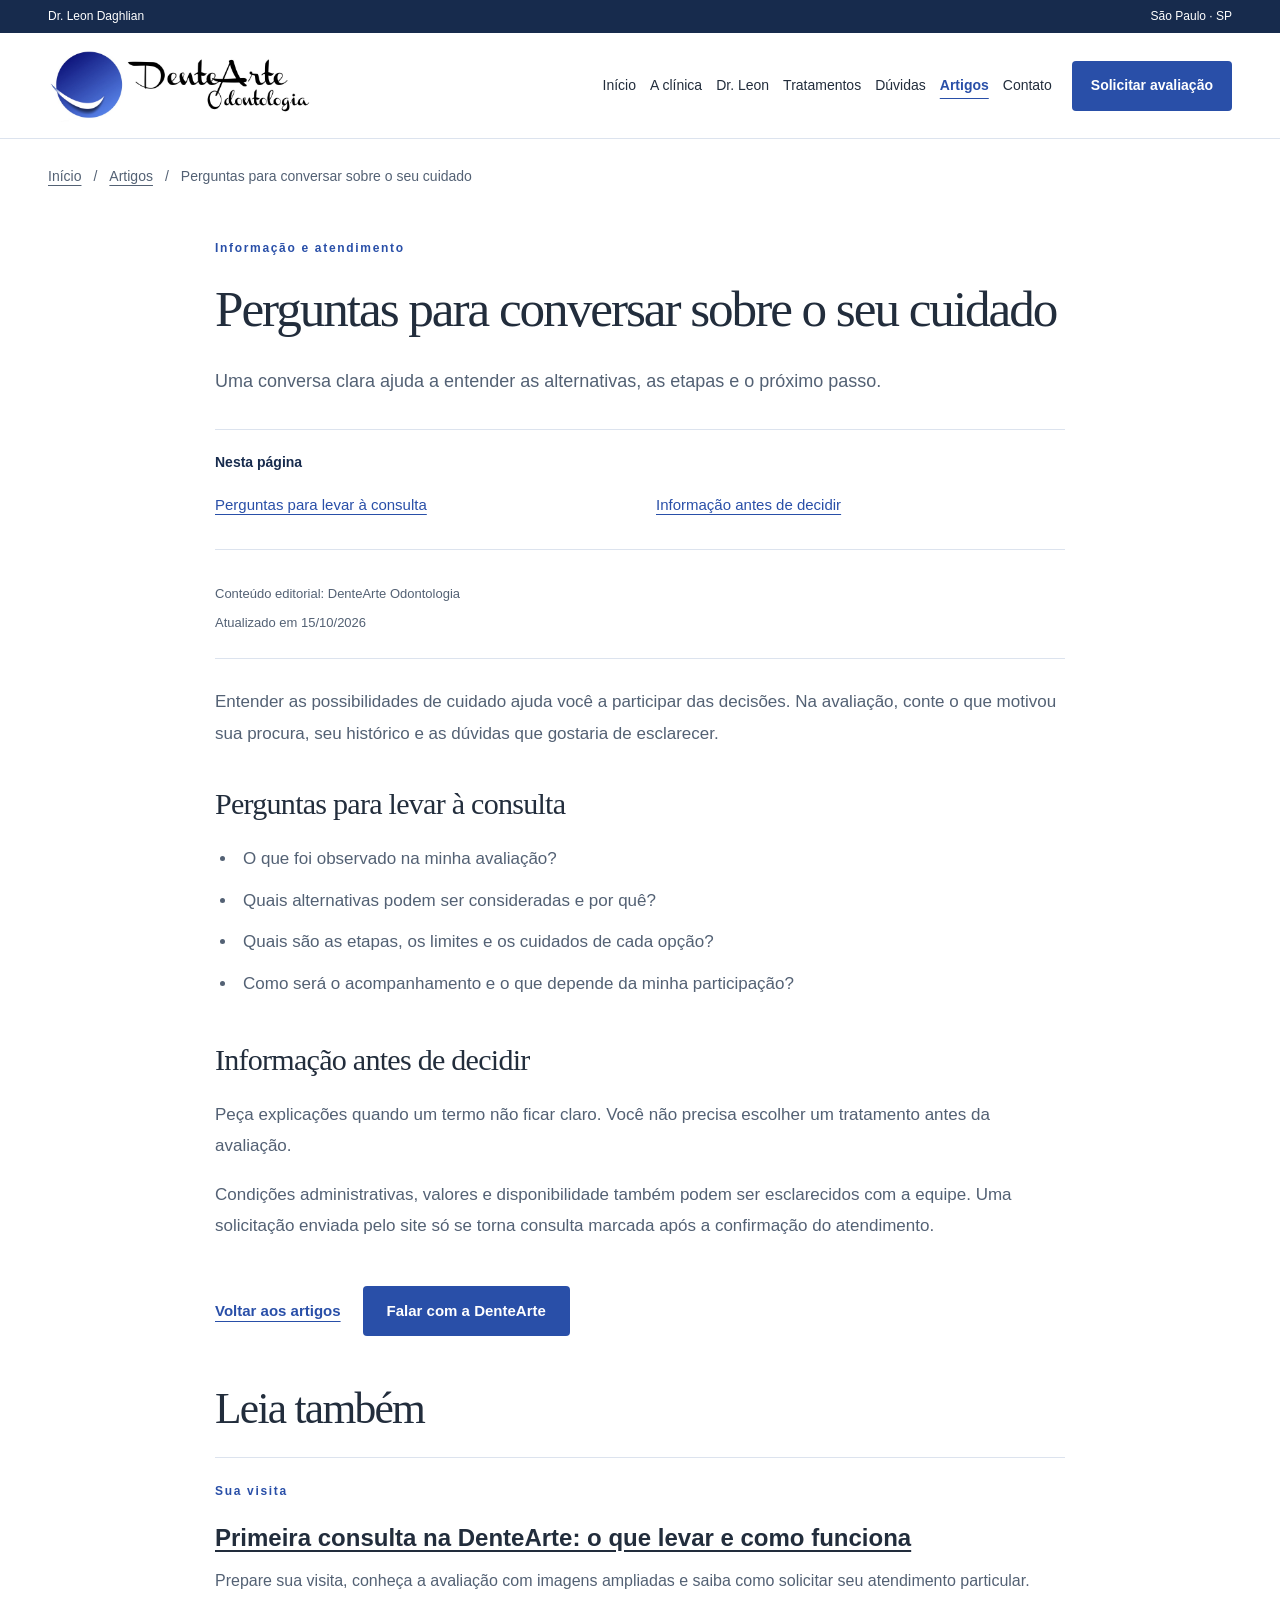
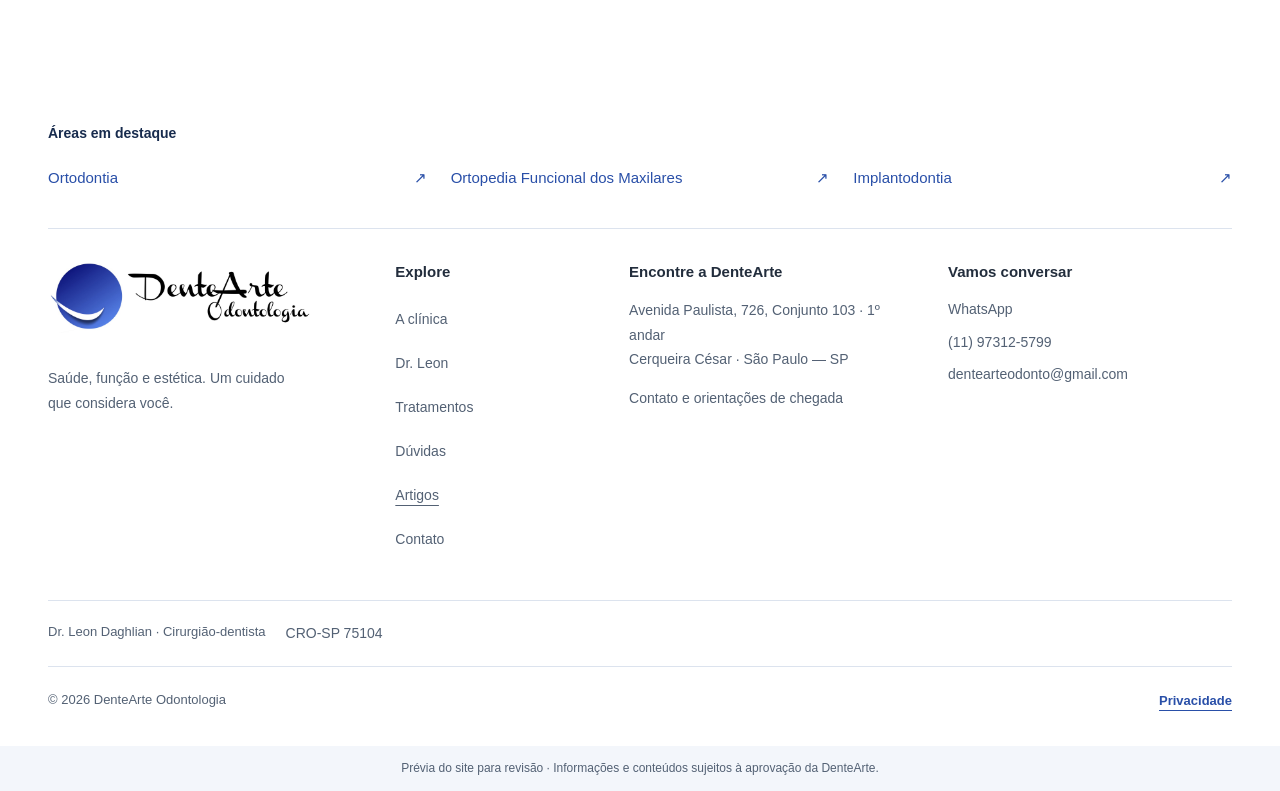
<file: artigo-conversa-sobre-cuidado.html>
<!doctype html>
<html lang="pt-BR">
<head>
  <meta charset="utf-8">
  <meta name="viewport" content="width=device-width, initial-scale=1">
  <meta name="referrer" content="no-referrer">
  <meta name="theme-color" content="#294FA8">
  <meta name="description" content="Uma conversa clara ajuda a entender as alternativas, as etapas e o próximo passo.">
  <meta name="robots" content="noindex, nofollow">
  <meta property="og:type" content="article">
  <meta property="og:locale" content="pt_BR">
  <meta property="og:title" content="Perguntas para conversar sobre o seu cuidado — DenteArte Odontologia">
  <meta property="og:description" content="Uma conversa clara ajuda a entender as alternativas, as etapas e o próximo passo.">
  <meta property="og:site_name" content="DenteArte Odontologia">
  
  <meta property="og:image" content="https://www.dentearte.com/assets/runtime/dentearte-odontologia.8fee840954c250de.jpg"><meta property="og:image:alt" content="DenteArte Odontologia">
  <title>Perguntas para conversar sobre o seu cuidado — DenteArte Odontologia</title>
  <link rel="icon" type="image/png" href="assets/runtime/favicon.35aedf105b13063a.png">
  
  <link rel="stylesheet" href="assets/runtime/styles.f822cd32fe6638b9.css">
  <script src="assets/runtime/app.6efefcf47bba2258.js" defer></script>
</head>

<body>
<a class="skip-link" href="#conteudo">Pular para o conteúdo</a>
<div class="topbar"><div class="wrap"><span>Dr. Leon Daghlian</span><span>São Paulo · SP</span></div></div>
<header class="header" id="inicio">
  <div class="header-inner wrap">
    <a class="brand brand-header" href="index.html" aria-label="DenteArte Odontologia, início"><img class="brand-logo" src="assets/runtime/dentearte-odontologia.8fee840954c250de.jpg" width="1644" height="452" alt="" decoding="async"></a>
    <nav class="nav" id="main-nav" aria-label="Menu principal"><a href="index.html">Início</a>
<a href="clinica.html">A clínica</a>
<a href="profissional.html">Dr. Leon</a>
<a href="tratamentos.html">Tratamentos</a>
<a href="duvidas.html">Dúvidas</a>
<a href="artigos.html" aria-current="location">Artigos</a>
<a href="contato.html">Contato</a></nav>
    <a class="button button-blue header-cta"  data-book href="contato.html" aria-haspopup="dialog">Solicitar avaliação</a>
    <button class="menu-toggle" type="button" aria-label="Abrir menu" aria-controls="main-nav" aria-expanded="false"><span></span><span></span></button>
  </div>
</header>

<main id="conteudo" tabindex="-1">
<nav class="breadcrumbs wrap" aria-label="Caminho da página"><a href="index.html">Início</a><span aria-hidden="true">/</span><a href="artigos.html">Artigos</a><span aria-hidden="true">/</span><span aria-current="page">Perguntas para conversar sobre o seu cuidado</span></nav>
<article class="page-hero wrap reading-page" aria-labelledby="reading-title">
  <p class="eyebrow">Informação e atendimento</p>
  <h1 id="reading-title">Perguntas para conversar sobre o seu cuidado</h1>
  <p class="page-description">Uma conversa clara ajuda a entender as alternativas, as etapas e o próximo passo.</p>
  <nav class="reading-contents treatment-contents" aria-labelledby="reading-contents-title"><h2 id="reading-contents-title">Nesta página</h2><ul><li><a href="#leitura-a7da280fbe27398e" data-section-link>Perguntas para levar à consulta</a></li><li><a href="#leitura-e50cfaf8574de122" data-section-link>Informação antes de decidir</a></li></ul></nav>
  <div class="reading-body"><div class="editorial-meta"><span>Conteúdo editorial: DenteArte Odontologia</span><span>Atualizado em <time datetime="2026-10-15">15/10/2026</time></span></div><p>Entender as possibilidades de cuidado ajuda você a participar das decisões. Na avaliação, conte o que motivou sua procura, seu histórico e as dúvidas que gostaria de esclarecer.</p><section class="content-block page-section-target" id="leitura-a7da280fbe27398e" tabindex="-1"><h2>Perguntas para levar à consulta</h2><ul><li>O que foi observado na minha avaliação?</li><li>Quais alternativas podem ser consideradas e por quê?</li><li>Quais são as etapas, os limites e os cuidados de cada opção?</li><li>Como será o acompanhamento e o que depende da minha participação?</li></ul></section>
<section class="content-block page-section-target" id="leitura-e50cfaf8574de122" tabindex="-1"><h2>Informação antes de decidir</h2><p>Peça explicações quando um termo não ficar claro. Você não precisa escolher um tratamento antes da avaliação.</p><p>Condições administrativas, valores e disponibilidade também podem ser esclarecidos com a equipe. Uma solicitação enviada pelo site só se torna consulta marcada após a confirmação do atendimento.</p></section></div>
  <div class="hero-actions"><a class="text-link" href="artigos.html">Voltar aos artigos</a><a class="button button-blue" href="contato.html">Falar com a DenteArte</a></div>
  <nav class="related-reading" aria-labelledby="related-reading-title"><h2 id="related-reading-title">Leia também</h2><div class="article-directory"><article class="article-directory-card"><p class="eyebrow">Sua visita</p><h3><a href="artigo-primeira-visita.html">Primeira consulta na DenteArte: o que levar e como funciona</a></h3><p>Prepare sua visita, conheça a avaliação com imagens ampliadas e saiba como solicitar seu atendimento particular.</p></article></div></nav>
</article>
</main>
<footer class="footer">
  <nav class="footer-treatments wrap" aria-labelledby="footer-treatments-title"><h2 id="footer-treatments-title">Áreas em destaque</h2><ul><li><a href="tratamento-ortodontia.html">Ortodontia<span aria-hidden="true">↗</span></a></li><li><a href="tratamento-ortopedia-funcional.html">Ortopedia Funcional dos Maxilares<span aria-hidden="true">↗</span></a></li><li><a href="tratamento-implantodontia.html">Implantodontia<span aria-hidden="true">↗</span></a></li></ul></nav>
  <div class="wrap footer-main">
    <div><a class="brand brand-footer" href="index.html" aria-label="DenteArte Odontologia, início"><img class="brand-logo" src="assets/runtime/dentearte-odontologia.8fee840954c250de.jpg" width="1644" height="452" alt="" decoding="async"></a><p>Saúde, função e estética. Um cuidado que considera você.</p></div>
    <div><h2>Explore</h2><nav aria-label="Explore o site"><a href="clinica.html">A clínica</a>
<a href="profissional.html">Dr. Leon</a>
<a href="tratamentos.html">Tratamentos</a>
<a href="duvidas.html">Dúvidas</a>
<a href="artigos.html" aria-current="location">Artigos</a>
<a href="contato.html">Contato</a></nav></div>
    <div><h2>Encontre a DenteArte</h2><address>Avenida Paulista, 726, Conjunto 103 · 1º andar<br>Cerqueira César · São Paulo — SP</address><a href="contato.html">Contato e orientações de chegada</a></div>
    <div><h2>Vamos conversar</h2><a href="https://wa.me/5511973125799?text=Ol%C3%A1%2C%20conheci%20a%20DenteArte%20Odontologia%20pelo%20site%20e%20gostaria%20de%20informa%C3%A7%C3%B5es%20para%20agendar%20uma%20avalia%C3%A7%C3%A3o." target="_blank" rel="noopener noreferrer">WhatsApp</a>
<a href="tel:+5511973125799">(11) 97312-5799</a>
<a href="mailto:dentearteodonto@gmail.com">dentearteodonto@gmail.com</a></div>
  </div>
  <div class="wrap footer-professional"><span>Dr. Leon Daghlian · Cirurgião-dentista</span><span class="professional-registration">CRO-SP 75104</span></div>
  <div class="wrap footer-bottom"><span>© <span id="year">2026</span> DenteArte Odontologia</span><a id="privacy-open" class="text-link" href="privacidade.html" aria-controls="privacy-dialog" aria-haspopup="dialog">Privacidade</a></div>
  <p class="review-note">Prévia do site para revisão · Informações e conteúdos sujeitos à aprovação da DenteArte.</p>
</footer>
<nav class="mobile-actions" aria-label="Atalhos de atendimento">
  <a class="button button-outline" href="contato.html#como-chegar">Como chegar</a>
  <a class="button button-blue"  data-book href="contato.html" aria-haspopup="dialog">Solicitar avaliação</a>
</nav>

<dialog id="booking-dialog" aria-labelledby="booking-title" aria-describedby="booking-description">
  <div class="dialog-toolbar"><button class="dialog-close" type="button" aria-label="Fechar contato" data-close="booking-dialog">×</button></div>
  <div class="dialog-inner">
    <p class="eyebrow">CONTATO COM A DENTEARTE</p>
    <h2 id="booking-title">Vamos <em>conversar?</em></h2>
    <p id="booking-description">Escolha o motivo do contato para preparar uma mensagem. Você poderá revisar o texto e continuar pelo canal de sua preferência.</p>
    <form id="booking-form">
      <label for="purpose">Como podemos ajudar?</label>
      <select id="purpose" name="purpose" aria-controls="booking-interest-field booking-period-field">
        <option value="avaliacao">Solicitar avaliação</option>
        <option value="duvida">Tirar uma dúvida</option>
        <option value="reagendamento">Reagendar consulta</option>
      </select>
      <div id="booking-interest-field" class="booking-field">
        <label for="interest">Sobre o que você quer conversar?</label>
        <select id="interest" name="interest"><option>Avaliação inicial</option><option>Informações sobre atendimento</option><option>Ortodontia</option><option>Ortopedia Funcional dos Maxilares</option><option>Implantodontia</option><option>Check-up Microscópico Digital</option><option>Endodontia</option><option>Periodontia</option><option>Próteses dentárias</option><option>Dentística e estética dental</option></select>
      </div>
      <div id="booking-period-field" class="booking-field">
        <label for="period">Qual período você prefere?</label>
        <select id="period" name="period" aria-describedby="period-hint">
          <option value="Sem preferência">Sem preferência</option>
          <option value="Manhã">Manhã</option>
          <option value="Tarde">Tarde</option>
          <option value="Noite">Noite</option>
        </select>
        <p id="period-hint" class="booking-hint">Informe sua preferência. A disponibilidade será confirmada pelo atendimento.</p>
      </div>
      <button type="submit" class="button button-blue">Preparar mensagem</button>
    </form>
    <div id="booking-result" hidden><label for="message">Confira e ajuste a mensagem</label><textarea id="message" rows="6" maxlength="2000" aria-describedby="message-hint message-count"></textarea><p id="message-count" class="booking-hint message-count">0 de 2.000 caracteres</p><p id="message-hint" class="booking-hint">Você pode personalizar o texto. Os botões abaixo usam a mensagem exibida aqui.</p><div id="booking-channels" class="booking-channels" aria-label="Escolha um canal de contato"></div><button id="copy-message" class="button button-outline" type="button">Copiar mensagem</button><p id="copy-status" class="copy-status" role="status" aria-live="polite"></p><button id="edit-message" class="text-link" type="button">Voltar às preferências</button><p class="booking-hint">Ao preparar novamente, o texto será recriado com suas escolhas.</p></div>
    <p class="contact-disclaimer">A mensagem não é enviada automaticamente. O horário só fica confirmado após o retorno do atendimento.</p>
  </div>
</dialog>
<dialog id="privacy-dialog" aria-labelledby="privacy-title">
  <div class="dialog-toolbar"><button class="dialog-close" type="button" aria-label="Fechar privacidade" data-close="privacy-dialog">×</button></div>
  <div class="dialog-inner"><p class="eyebrow">PRIVACIDADE</p><h2 id="privacy-title">Sobre o uso <em>deste site.</em></h2><p>Este site apresenta informações sobre a DenteArte. A preparação da mensagem acontece apenas no seu navegador, sem cadastro ou armazenamento permanente das preferências.</p>
<p>As buscas e os filtros de dúvidas e tratamentos acontecem no navegador. Os termos pesquisados não são enviados pelo site nem gravados em armazenamento permanente.</p>
<p>Ao escolher WhatsApp ou e-mail, o texto é encaminhado ao aplicativo selecionado para revisão e envio por você. O botão de telefone abre o aplicativo de chamadas. O tratamento dos dados nesses canais segue as práticas dos respectivos serviços e do atendimento.</p>
<p>Não há ferramentas de publicidade, análise de visitas, mapas incorporados ou reprodução automática de vídeos. A tipografia utiliza fontes disponíveis no dispositivo, sem solicitação ao Google Fonts.</p>
<p>Os vídeos de apresentação, recepção, consultório e entrada são servidos pela própria hospedagem do site e só começam a tocar quando você escolhe assistir, sem carregamento antecipado do vídeo.</p>
<p>As miniaturas dos demais vídeos são carregadas do YouTube. Ao clicar em uma capa ou em “Assistir no YouTube”, você abre o vídeo nesse serviço. A hospedagem poderá processar informações técnicas para disponibilizar o site. Mapas e redes sociais também abrem serviços externos.</p>
<p>Para conversar com a DenteArte sobre privacidade: <a href="mailto:dentearteodonto@gmail.com">dentearteodonto@gmail.com</a>.</p>
<a class="text-link" href="privacidade.html">Ver página de privacidade</a></div></dialog>
<script id="site-data" type="application/json">{"name":"DenteArte Odontologia","whatsapp":"5511973125799","email":"dentearteodonto@gmail.com","phone":"+5511973125799","emailSubject":"Solicitação de avaliação — DenteArte"}</script>

<svg xmlns="http://www.w3.org/2000/svg" class="svg-defs" aria-hidden="true"><defs>
<symbol id="i-pin" viewBox="0 0 24 24"><path d="M20 10c0 6-8 12-8 12S4 16 4 10a8 8 0 1 1 16 0Z"/><circle cx="12" cy="10" r="2.5"/></symbol>
<symbol id="i-search" viewBox="0 0 24 24"><circle cx="10" cy="10" r="6.5"/><path d="m15 15 6 6"/></symbol>
<symbol id="i-shield" viewBox="0 0 24 24"><path d="m12 3-9 4v5c0 5 9 9 9 9s9-4 9-9V7l-9-4Z"/><path d="m8 12 3 3 5-6"/></symbol>
<symbol id="i-heart" viewBox="0 0 24 24"><path d="M20.8 4.6a5.5 5.5 0 0 0-7.8 0L12 5.7l-1.1-1.1a5.5 5.5 0 0 0-7.8 7.8L12 21l8.8-8.6a5.5 5.5 0 0 0 0-7.8Z"/></symbol>
<symbol id="i-align" viewBox="0 0 24 24"><path d="M3 9c4 7 14 7 18 0M3 15c5 7 13 7 18 0M7 10v7M12 12v7M17 10v7"/></symbol>
<symbol id="i-layers" viewBox="0 0 24 24"><path d="m12 3 10 6-10 6L2 9l10-6ZM2 13l10 6 10-6M2 17l10 6 10-6"/></symbol>
<symbol id="i-sparkles" viewBox="0 0 24 24"><path d="m12 3 2.2 6.8L21 12l-6.8 2.2L12 21l-2.2-6.8L3 12l6.8-2.2L12 3ZM20 2v4M18 4h4"/></symbol>
<symbol id="i-quote" viewBox="0 0 24 24"><path d="M10 6H4v7h5c0 3-2 5-5 5M21 6h-6v7h5c0 3-2 5-5 5"/></symbol>
<symbol id="i-film" viewBox="0 0 24 24"><rect x="3" y="3" width="18" height="18" rx="2"/><path d="M7 3v18M17 3v18M3 8h4M3 16h4M17 8h4M17 16h4m-6-9 4 5-4 5Z"/></symbol>
<symbol id="i-mic" viewBox="0 0 24 24"><rect x="8" y="2" width="8" height="13" rx="4"/><path d="M5 10v2a7 7 0 0 0 14 0v-2M12 19v3M8 22h8M9 6h3M9 10h3"/></symbol>
<symbol id="i-book" viewBox="0 0 24 24"><path d="M12 5C9 3 5 3 2 4v15c3-1 7-1 10 1 3-2 7-2 10-1V4c-3-1-7-1-10 1Zm0 0v15M5 8h4M5 12h4M15 8h4M15 12h4"/></symbol>
</defs></svg>

</body>
</html>
</file>
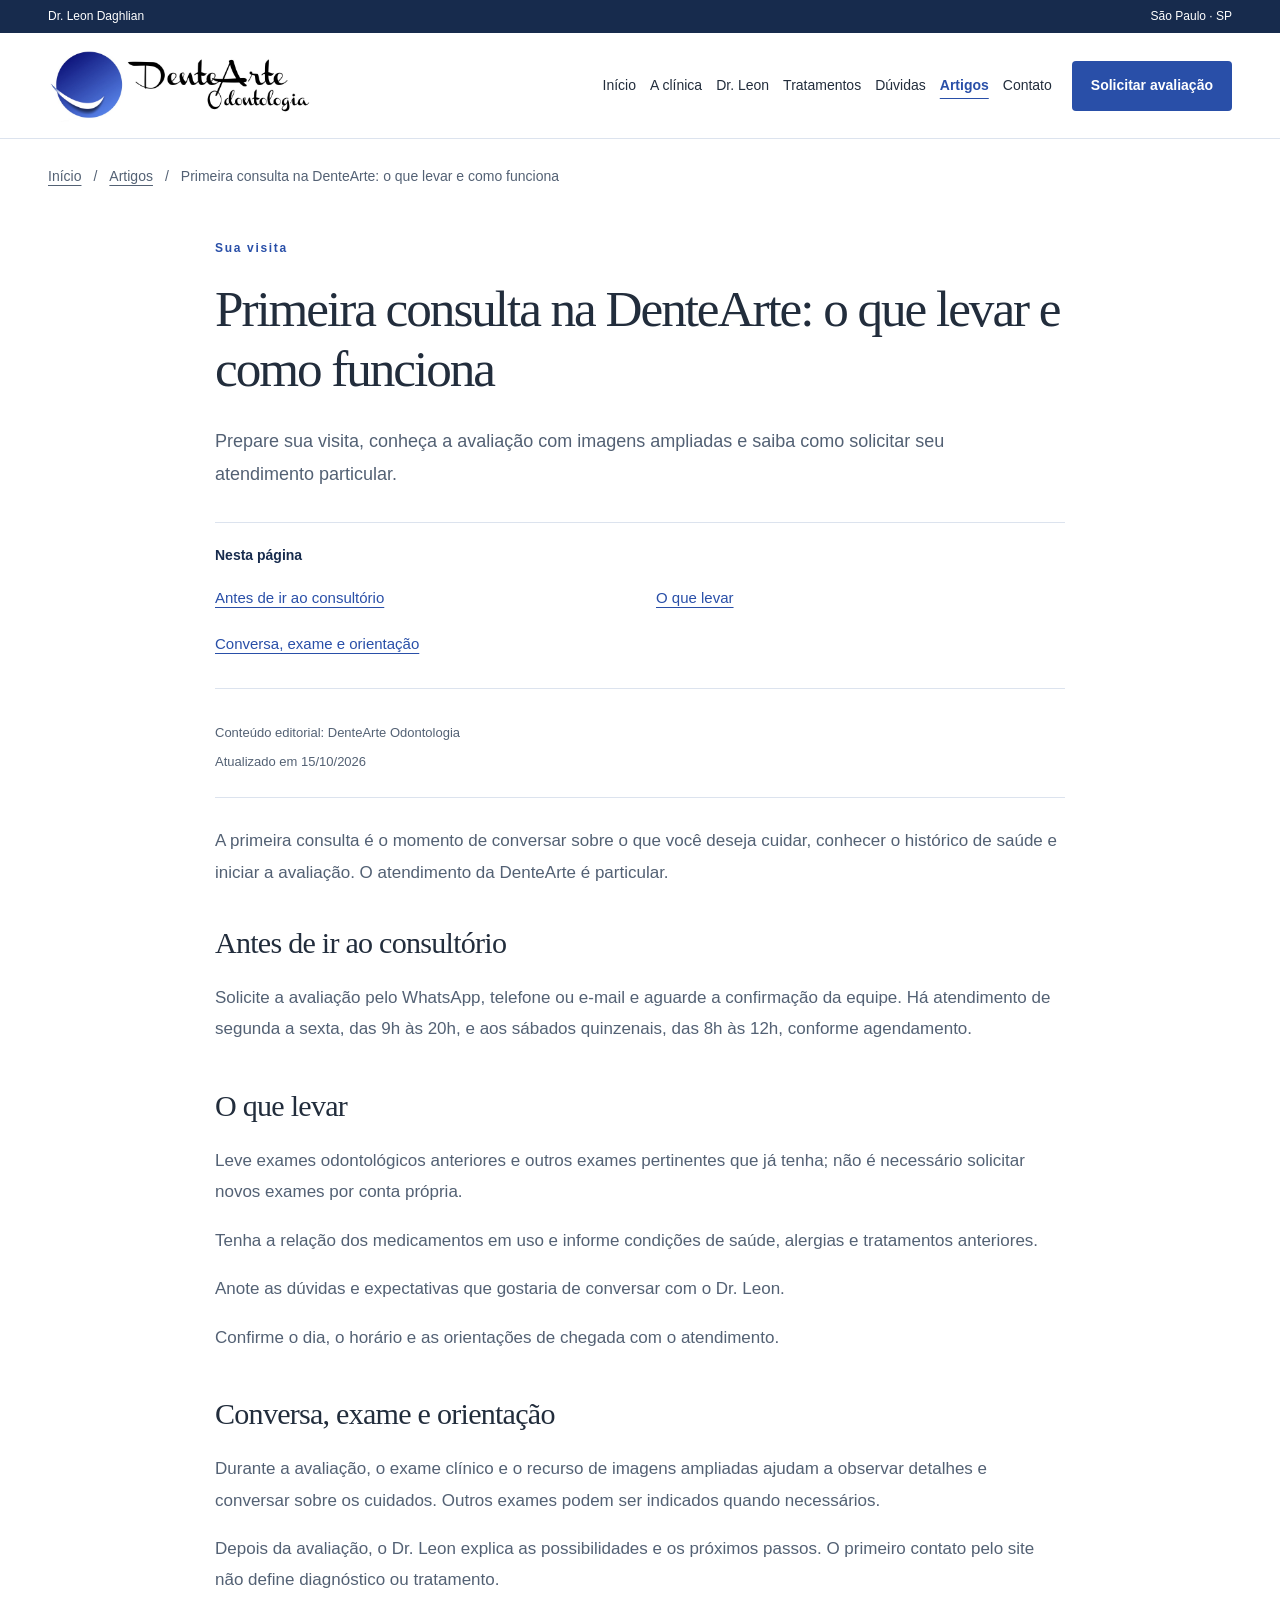
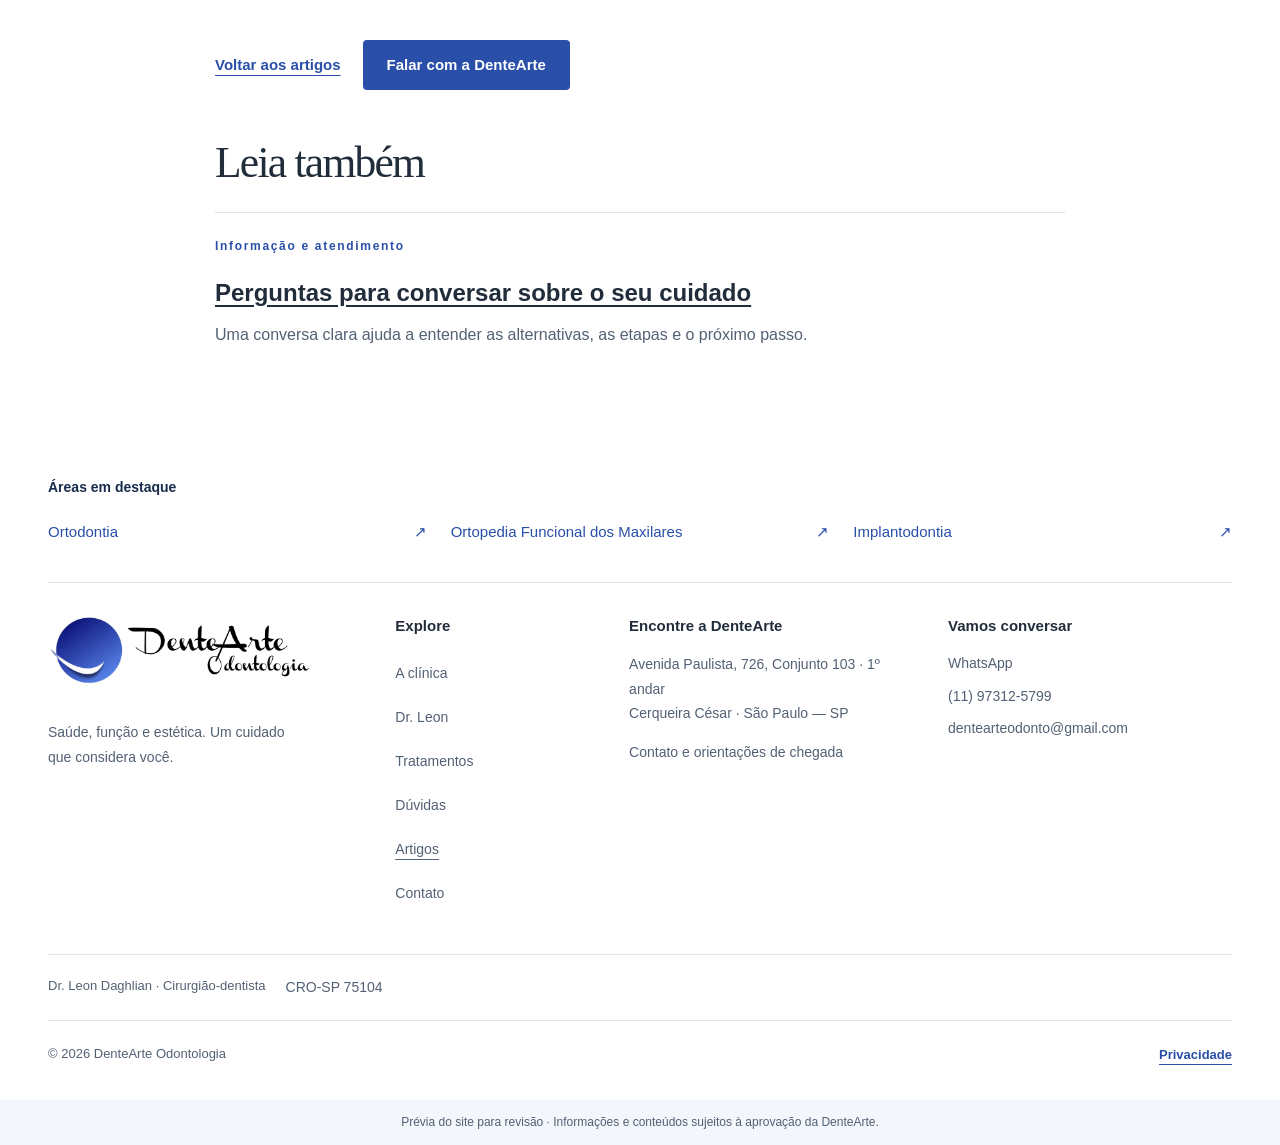
<file: artigo-primeira-visita.html>
<!doctype html>
<html lang="pt-BR">
<head>
  <meta charset="utf-8">
  <meta name="viewport" content="width=device-width, initial-scale=1">
  <meta name="referrer" content="no-referrer">
  <meta name="theme-color" content="#294FA8">
  <meta name="description" content="Prepare sua visita, conheça a avaliação com imagens ampliadas e saiba como solicitar seu atendimento particular.">
  <meta name="robots" content="noindex, nofollow">
  <meta property="og:type" content="article">
  <meta property="og:locale" content="pt_BR">
  <meta property="og:title" content="Primeira consulta na DenteArte: o que levar e como funciona — DenteArte Odontologia">
  <meta property="og:description" content="Prepare sua visita, conheça a avaliação com imagens ampliadas e saiba como solicitar seu atendimento particular.">
  <meta property="og:site_name" content="DenteArte Odontologia">
  
  <meta property="og:image" content="https://www.dentearte.com/assets/runtime/dentearte-odontologia.8fee840954c250de.jpg"><meta property="og:image:alt" content="DenteArte Odontologia">
  <title>Primeira consulta na DenteArte: o que levar e como funciona — DenteArte Odontologia</title>
  <link rel="icon" type="image/png" href="assets/runtime/favicon.35aedf105b13063a.png">
  
  <link rel="stylesheet" href="assets/runtime/styles.f822cd32fe6638b9.css">
  <script src="assets/runtime/app.6efefcf47bba2258.js" defer></script>
</head>

<body>
<a class="skip-link" href="#conteudo">Pular para o conteúdo</a>
<div class="topbar"><div class="wrap"><span>Dr. Leon Daghlian</span><span>São Paulo · SP</span></div></div>
<header class="header" id="inicio">
  <div class="header-inner wrap">
    <a class="brand brand-header" href="index.html" aria-label="DenteArte Odontologia, início"><img class="brand-logo" src="assets/runtime/dentearte-odontologia.8fee840954c250de.jpg" width="1644" height="452" alt="" decoding="async"></a>
    <nav class="nav" id="main-nav" aria-label="Menu principal"><a href="index.html">Início</a>
<a href="clinica.html">A clínica</a>
<a href="profissional.html">Dr. Leon</a>
<a href="tratamentos.html">Tratamentos</a>
<a href="duvidas.html">Dúvidas</a>
<a href="artigos.html" aria-current="location">Artigos</a>
<a href="contato.html">Contato</a></nav>
    <a class="button button-blue header-cta"  data-book href="contato.html" aria-haspopup="dialog">Solicitar avaliação</a>
    <button class="menu-toggle" type="button" aria-label="Abrir menu" aria-controls="main-nav" aria-expanded="false"><span></span><span></span></button>
  </div>
</header>

<main id="conteudo" tabindex="-1">
<nav class="breadcrumbs wrap" aria-label="Caminho da página"><a href="index.html">Início</a><span aria-hidden="true">/</span><a href="artigos.html">Artigos</a><span aria-hidden="true">/</span><span aria-current="page">Primeira consulta na DenteArte: o que levar e como funciona</span></nav>
<article class="page-hero wrap reading-page" aria-labelledby="reading-title">
  <p class="eyebrow">Sua visita</p>
  <h1 id="reading-title">Primeira consulta na DenteArte: o que levar e como funciona</h1>
  <p class="page-description">Prepare sua visita, conheça a avaliação com imagens ampliadas e saiba como solicitar seu atendimento particular.</p>
  <nav class="reading-contents treatment-contents" aria-labelledby="reading-contents-title"><h2 id="reading-contents-title">Nesta página</h2><ul><li><a href="#leitura-d86083e2b44a2bc7" data-section-link>Antes de ir ao consultório</a></li><li><a href="#leitura-a5483af2b64f6a59" data-section-link>O que levar</a></li><li><a href="#leitura-cf1037aca7f00024" data-section-link>Conversa, exame e orientação</a></li></ul></nav>
  <div class="reading-body"><div class="editorial-meta"><span>Conteúdo editorial: DenteArte Odontologia</span><span>Atualizado em <time datetime="2026-10-15">15/10/2026</time></span></div><p>A primeira consulta é o momento de conversar sobre o que você deseja cuidar, conhecer o histórico de saúde e iniciar a avaliação. O atendimento da DenteArte é particular.</p><section class="content-block page-section-target" id="leitura-d86083e2b44a2bc7" tabindex="-1"><h2>Antes de ir ao consultório</h2><p>Solicite a avaliação pelo WhatsApp, telefone ou e-mail e aguarde a confirmação da equipe. Há atendimento de segunda a sexta, das 9h às 20h, e aos sábados quinzenais, das 8h às 12h, conforme agendamento.</p></section>
<section class="content-block page-section-target" id="leitura-a5483af2b64f6a59" tabindex="-1"><h2>O que levar</h2><p>Leve exames odontológicos anteriores e outros exames pertinentes que já tenha; não é necessário solicitar novos exames por conta própria.</p><p>Tenha a relação dos medicamentos em uso e informe condições de saúde, alergias e tratamentos anteriores.</p><p>Anote as dúvidas e expectativas que gostaria de conversar com o Dr. Leon.</p><p>Confirme o dia, o horário e as orientações de chegada com o atendimento.</p></section>
<section class="content-block page-section-target" id="leitura-cf1037aca7f00024" tabindex="-1"><h2>Conversa, exame e orientação</h2><p>Durante a avaliação, o exame clínico e o recurso de imagens ampliadas ajudam a observar detalhes e conversar sobre os cuidados. Outros exames podem ser indicados quando necessários.</p><p>Depois da avaliação, o Dr. Leon explica as possibilidades e os próximos passos. O primeiro contato pelo site não define diagnóstico ou tratamento.</p></section></div>
  <div class="hero-actions"><a class="text-link" href="artigos.html">Voltar aos artigos</a><a class="button button-blue" href="contato.html">Falar com a DenteArte</a></div>
  <nav class="related-reading" aria-labelledby="related-reading-title"><h2 id="related-reading-title">Leia também</h2><div class="article-directory"><article class="article-directory-card"><p class="eyebrow">Informação e atendimento</p><h3><a href="artigo-conversa-sobre-cuidado.html">Perguntas para conversar sobre o seu cuidado</a></h3><p>Uma conversa clara ajuda a entender as alternativas, as etapas e o próximo passo.</p></article></div></nav>
</article>
</main>
<footer class="footer">
  <nav class="footer-treatments wrap" aria-labelledby="footer-treatments-title"><h2 id="footer-treatments-title">Áreas em destaque</h2><ul><li><a href="tratamento-ortodontia.html">Ortodontia<span aria-hidden="true">↗</span></a></li><li><a href="tratamento-ortopedia-funcional.html">Ortopedia Funcional dos Maxilares<span aria-hidden="true">↗</span></a></li><li><a href="tratamento-implantodontia.html">Implantodontia<span aria-hidden="true">↗</span></a></li></ul></nav>
  <div class="wrap footer-main">
    <div><a class="brand brand-footer" href="index.html" aria-label="DenteArte Odontologia, início"><img class="brand-logo" src="assets/runtime/dentearte-odontologia.8fee840954c250de.jpg" width="1644" height="452" alt="" decoding="async"></a><p>Saúde, função e estética. Um cuidado que considera você.</p></div>
    <div><h2>Explore</h2><nav aria-label="Explore o site"><a href="clinica.html">A clínica</a>
<a href="profissional.html">Dr. Leon</a>
<a href="tratamentos.html">Tratamentos</a>
<a href="duvidas.html">Dúvidas</a>
<a href="artigos.html" aria-current="location">Artigos</a>
<a href="contato.html">Contato</a></nav></div>
    <div><h2>Encontre a DenteArte</h2><address>Avenida Paulista, 726, Conjunto 103 · 1º andar<br>Cerqueira César · São Paulo — SP</address><a href="contato.html">Contato e orientações de chegada</a></div>
    <div><h2>Vamos conversar</h2><a href="https://wa.me/5511973125799?text=Ol%C3%A1%2C%20conheci%20a%20DenteArte%20Odontologia%20pelo%20site%20e%20gostaria%20de%20informa%C3%A7%C3%B5es%20para%20agendar%20uma%20avalia%C3%A7%C3%A3o." target="_blank" rel="noopener noreferrer">WhatsApp</a>
<a href="tel:+5511973125799">(11) 97312-5799</a>
<a href="mailto:dentearteodonto@gmail.com">dentearteodonto@gmail.com</a></div>
  </div>
  <div class="wrap footer-professional"><span>Dr. Leon Daghlian · Cirurgião-dentista</span><span class="professional-registration">CRO-SP 75104</span></div>
  <div class="wrap footer-bottom"><span>© <span id="year">2026</span> DenteArte Odontologia</span><a id="privacy-open" class="text-link" href="privacidade.html" aria-controls="privacy-dialog" aria-haspopup="dialog">Privacidade</a></div>
  <p class="review-note">Prévia do site para revisão · Informações e conteúdos sujeitos à aprovação da DenteArte.</p>
</footer>
<nav class="mobile-actions" aria-label="Atalhos de atendimento">
  <a class="button button-outline" href="contato.html#como-chegar">Como chegar</a>
  <a class="button button-blue"  data-book href="contato.html" aria-haspopup="dialog">Solicitar avaliação</a>
</nav>

<dialog id="booking-dialog" aria-labelledby="booking-title" aria-describedby="booking-description">
  <div class="dialog-toolbar"><button class="dialog-close" type="button" aria-label="Fechar contato" data-close="booking-dialog">×</button></div>
  <div class="dialog-inner">
    <p class="eyebrow">CONTATO COM A DENTEARTE</p>
    <h2 id="booking-title">Vamos <em>conversar?</em></h2>
    <p id="booking-description">Escolha o motivo do contato para preparar uma mensagem. Você poderá revisar o texto e continuar pelo canal de sua preferência.</p>
    <form id="booking-form">
      <label for="purpose">Como podemos ajudar?</label>
      <select id="purpose" name="purpose" aria-controls="booking-interest-field booking-period-field">
        <option value="avaliacao">Solicitar avaliação</option>
        <option value="duvida">Tirar uma dúvida</option>
        <option value="reagendamento">Reagendar consulta</option>
      </select>
      <div id="booking-interest-field" class="booking-field">
        <label for="interest">Sobre o que você quer conversar?</label>
        <select id="interest" name="interest"><option>Avaliação inicial</option><option>Informações sobre atendimento</option><option>Ortodontia</option><option>Ortopedia Funcional dos Maxilares</option><option>Implantodontia</option><option>Check-up Microscópico Digital</option><option>Endodontia</option><option>Periodontia</option><option>Próteses dentárias</option><option>Dentística e estética dental</option></select>
      </div>
      <div id="booking-period-field" class="booking-field">
        <label for="period">Qual período você prefere?</label>
        <select id="period" name="period" aria-describedby="period-hint">
          <option value="Sem preferência">Sem preferência</option>
          <option value="Manhã">Manhã</option>
          <option value="Tarde">Tarde</option>
          <option value="Noite">Noite</option>
        </select>
        <p id="period-hint" class="booking-hint">Informe sua preferência. A disponibilidade será confirmada pelo atendimento.</p>
      </div>
      <button type="submit" class="button button-blue">Preparar mensagem</button>
    </form>
    <div id="booking-result" hidden><label for="message">Confira e ajuste a mensagem</label><textarea id="message" rows="6" maxlength="2000" aria-describedby="message-hint message-count"></textarea><p id="message-count" class="booking-hint message-count">0 de 2.000 caracteres</p><p id="message-hint" class="booking-hint">Você pode personalizar o texto. Os botões abaixo usam a mensagem exibida aqui.</p><div id="booking-channels" class="booking-channels" aria-label="Escolha um canal de contato"></div><button id="copy-message" class="button button-outline" type="button">Copiar mensagem</button><p id="copy-status" class="copy-status" role="status" aria-live="polite"></p><button id="edit-message" class="text-link" type="button">Voltar às preferências</button><p class="booking-hint">Ao preparar novamente, o texto será recriado com suas escolhas.</p></div>
    <p class="contact-disclaimer">A mensagem não é enviada automaticamente. O horário só fica confirmado após o retorno do atendimento.</p>
  </div>
</dialog>
<dialog id="privacy-dialog" aria-labelledby="privacy-title">
  <div class="dialog-toolbar"><button class="dialog-close" type="button" aria-label="Fechar privacidade" data-close="privacy-dialog">×</button></div>
  <div class="dialog-inner"><p class="eyebrow">PRIVACIDADE</p><h2 id="privacy-title">Sobre o uso <em>deste site.</em></h2><p>Este site apresenta informações sobre a DenteArte. A preparação da mensagem acontece apenas no seu navegador, sem cadastro ou armazenamento permanente das preferências.</p>
<p>As buscas e os filtros de dúvidas e tratamentos acontecem no navegador. Os termos pesquisados não são enviados pelo site nem gravados em armazenamento permanente.</p>
<p>Ao escolher WhatsApp ou e-mail, o texto é encaminhado ao aplicativo selecionado para revisão e envio por você. O botão de telefone abre o aplicativo de chamadas. O tratamento dos dados nesses canais segue as práticas dos respectivos serviços e do atendimento.</p>
<p>Não há ferramentas de publicidade, análise de visitas, mapas incorporados ou reprodução automática de vídeos. A tipografia utiliza fontes disponíveis no dispositivo, sem solicitação ao Google Fonts.</p>
<p>Os vídeos de apresentação, recepção, consultório e entrada são servidos pela própria hospedagem do site e só começam a tocar quando você escolhe assistir, sem carregamento antecipado do vídeo.</p>
<p>As miniaturas dos demais vídeos são carregadas do YouTube. Ao clicar em uma capa ou em “Assistir no YouTube”, você abre o vídeo nesse serviço. A hospedagem poderá processar informações técnicas para disponibilizar o site. Mapas e redes sociais também abrem serviços externos.</p>
<p>Para conversar com a DenteArte sobre privacidade: <a href="mailto:dentearteodonto@gmail.com">dentearteodonto@gmail.com</a>.</p>
<a class="text-link" href="privacidade.html">Ver página de privacidade</a></div></dialog>
<script id="site-data" type="application/json">{"name":"DenteArte Odontologia","whatsapp":"5511973125799","email":"dentearteodonto@gmail.com","phone":"+5511973125799","emailSubject":"Solicitação de avaliação — DenteArte"}</script>

<svg xmlns="http://www.w3.org/2000/svg" class="svg-defs" aria-hidden="true"><defs>
<symbol id="i-pin" viewBox="0 0 24 24"><path d="M20 10c0 6-8 12-8 12S4 16 4 10a8 8 0 1 1 16 0Z"/><circle cx="12" cy="10" r="2.5"/></symbol>
<symbol id="i-search" viewBox="0 0 24 24"><circle cx="10" cy="10" r="6.5"/><path d="m15 15 6 6"/></symbol>
<symbol id="i-shield" viewBox="0 0 24 24"><path d="m12 3-9 4v5c0 5 9 9 9 9s9-4 9-9V7l-9-4Z"/><path d="m8 12 3 3 5-6"/></symbol>
<symbol id="i-heart" viewBox="0 0 24 24"><path d="M20.8 4.6a5.5 5.5 0 0 0-7.8 0L12 5.7l-1.1-1.1a5.5 5.5 0 0 0-7.8 7.8L12 21l8.8-8.6a5.5 5.5 0 0 0 0-7.8Z"/></symbol>
<symbol id="i-align" viewBox="0 0 24 24"><path d="M3 9c4 7 14 7 18 0M3 15c5 7 13 7 18 0M7 10v7M12 12v7M17 10v7"/></symbol>
<symbol id="i-layers" viewBox="0 0 24 24"><path d="m12 3 10 6-10 6L2 9l10-6ZM2 13l10 6 10-6M2 17l10 6 10-6"/></symbol>
<symbol id="i-sparkles" viewBox="0 0 24 24"><path d="m12 3 2.2 6.8L21 12l-6.8 2.2L12 21l-2.2-6.8L3 12l6.8-2.2L12 3ZM20 2v4M18 4h4"/></symbol>
<symbol id="i-quote" viewBox="0 0 24 24"><path d="M10 6H4v7h5c0 3-2 5-5 5M21 6h-6v7h5c0 3-2 5-5 5"/></symbol>
<symbol id="i-film" viewBox="0 0 24 24"><rect x="3" y="3" width="18" height="18" rx="2"/><path d="M7 3v18M17 3v18M3 8h4M3 16h4M17 8h4M17 16h4m-6-9 4 5-4 5Z"/></symbol>
<symbol id="i-mic" viewBox="0 0 24 24"><rect x="8" y="2" width="8" height="13" rx="4"/><path d="M5 10v2a7 7 0 0 0 14 0v-2M12 19v3M8 22h8M9 6h3M9 10h3"/></symbol>
<symbol id="i-book" viewBox="0 0 24 24"><path d="M12 5C9 3 5 3 2 4v15c3-1 7-1 10 1 3-2 7-2 10-1V4c-3-1-7-1-10 1Zm0 0v15M5 8h4M5 12h4M15 8h4M15 12h4"/></symbol>
</defs></svg>

</body>
</html>
</file>
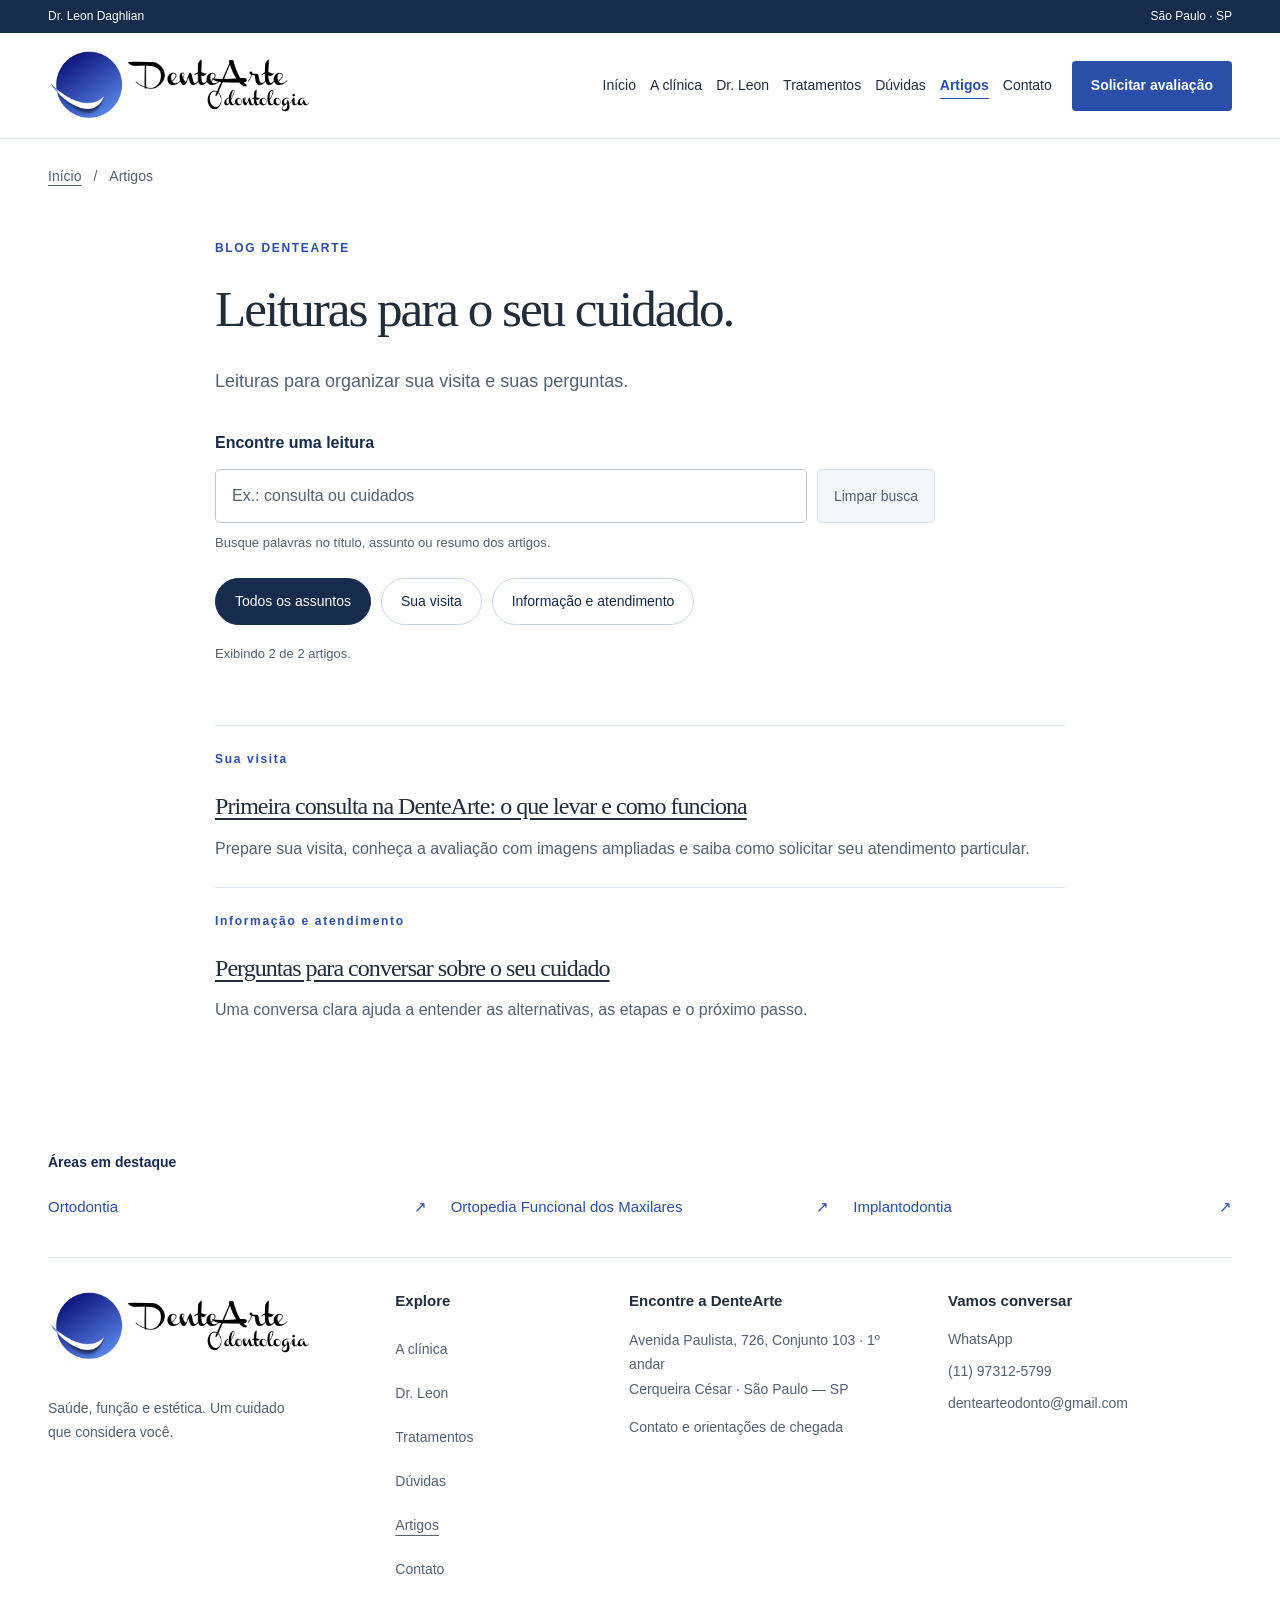
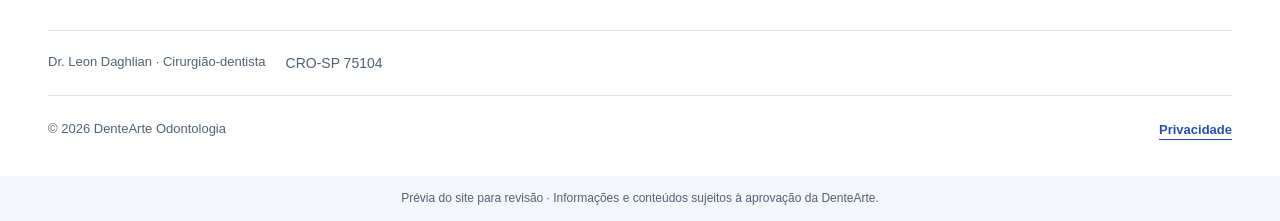
<file: artigos.html>
<!doctype html>
<html lang="pt-BR">
<head>
  <meta charset="utf-8">
  <meta name="viewport" content="width=device-width, initial-scale=1">
  <meta name="referrer" content="no-referrer">
  <meta name="theme-color" content="#294FA8">
  <meta name="description" content="Leituras para organizar sua visita e suas perguntas.">
  <meta name="robots" content="noindex, nofollow">
  <meta property="og:type" content="website">
  <meta property="og:locale" content="pt_BR">
  <meta property="og:title" content="Artigos — DenteArte Odontologia">
  <meta property="og:description" content="Leituras para organizar sua visita e suas perguntas.">
  <meta property="og:site_name" content="DenteArte Odontologia">
  
  <meta property="og:image" content="https://www.dentearte.com/assets/runtime/dentearte-odontologia.8fee840954c250de.jpg"><meta property="og:image:alt" content="DenteArte Odontologia">
  <title>Artigos — DenteArte Odontologia</title>
  <link rel="icon" type="image/png" href="assets/runtime/favicon.35aedf105b13063a.png">
  
  <link rel="stylesheet" href="assets/runtime/styles.f822cd32fe6638b9.css">
  <script src="assets/runtime/app.6efefcf47bba2258.js" defer></script>
<script src="assets/runtime/articles.09c9d07a1c6355bc.js" defer></script>
</head>

<body>
<a class="skip-link" href="#conteudo">Pular para o conteúdo</a>
<div class="topbar"><div class="wrap"><span>Dr. Leon Daghlian</span><span>São Paulo · SP</span></div></div>
<header class="header" id="inicio">
  <div class="header-inner wrap">
    <a class="brand brand-header" href="index.html" aria-label="DenteArte Odontologia, início"><img class="brand-logo" src="assets/runtime/dentearte-odontologia.8fee840954c250de.jpg" width="1644" height="452" alt="" decoding="async"></a>
    <nav class="nav" id="main-nav" aria-label="Menu principal"><a href="index.html">Início</a>
<a href="clinica.html">A clínica</a>
<a href="profissional.html">Dr. Leon</a>
<a href="tratamentos.html">Tratamentos</a>
<a href="duvidas.html">Dúvidas</a>
<a href="artigos.html" aria-current="page">Artigos</a>
<a href="contato.html">Contato</a></nav>
    <a class="button button-blue header-cta"  data-book href="contato.html" aria-haspopup="dialog">Solicitar avaliação</a>
    <button class="menu-toggle" type="button" aria-label="Abrir menu" aria-controls="main-nav" aria-expanded="false"><span></span><span></span></button>
  </div>
</header>

<main id="conteudo" tabindex="-1">
<nav class="breadcrumbs wrap" aria-label="Caminho da página"><a href="index.html">Início</a><span aria-hidden="true">/</span><span aria-current="page">Artigos</span></nav>
<section class="page-hero wrap reading-page" aria-labelledby="articles-title">
  <p class="eyebrow">BLOG DENTEARTE</p>
  <h1 id="articles-title">Leituras para o seu cuidado.</h1>
  <p class="page-description">Leituras para organizar sua visita e suas perguntas.</p>
  <form class="directory-search article-search" id="article-search" role="search" aria-label="Buscar artigos" hidden>
    <label for="article-query">Encontre uma leitura</label>
    <div class="search-row"><input id="article-query" type="search" maxlength="120" autocomplete="off" placeholder="Ex.: consulta ou cuidados" aria-controls="article-results" aria-describedby="article-status"><button id="article-clear" class="search-clear" type="button">Limpar busca</button></div>
    <p class="search-hint">Busque palavras no título, assunto ou resumo dos artigos.</p>
  </form>
  <div class="filters" id="article-filters" role="group" aria-label="Filtrar artigos por assunto" hidden><button class="filter active" type="button" aria-pressed="true" aria-controls="article-results" data-article-filter="">Todos os assuntos</button><button class="filter" type="button" aria-pressed="false" aria-controls="article-results" data-article-filter="Sua visita">Sua visita</button><button class="filter" type="button" aria-pressed="false" aria-controls="article-results" data-article-filter="Informação e atendimento">Informação e atendimento</button></div>
  <p id="article-status" class="filter-status" role="status" aria-live="polite" aria-atomic="true" hidden></p>
  <div class="article-directory" id="article-results"><article class="article-directory-card" data-article-category="Sua visita"><p class="eyebrow">Sua visita</p><h2><a href="artigo-primeira-visita.html">Primeira consulta na DenteArte: o que levar e como funciona</a></h2><p>Prepare sua visita, conheça a avaliação com imagens ampliadas e saiba como solicitar seu atendimento particular.</p></article>
<article class="article-directory-card" data-article-category="Informação e atendimento"><p class="eyebrow">Informação e atendimento</p><h2><a href="artigo-conversa-sobre-cuidado.html">Perguntas para conversar sobre o seu cuidado</a></h2><p>Uma conversa clara ajuda a entender as alternativas, as etapas e o próximo passo.</p></article></div>
  <div id="article-empty" class="search-empty" hidden><p>Nenhum artigo encontrado. Tente outra palavra, mude o assunto ou veja todas as leituras.</p><button id="article-reset" class="text-link" type="button">Ver todos os artigos</button></div>
</section>
</main>
<footer class="footer">
  <nav class="footer-treatments wrap" aria-labelledby="footer-treatments-title"><h2 id="footer-treatments-title">Áreas em destaque</h2><ul><li><a href="tratamento-ortodontia.html">Ortodontia<span aria-hidden="true">↗</span></a></li><li><a href="tratamento-ortopedia-funcional.html">Ortopedia Funcional dos Maxilares<span aria-hidden="true">↗</span></a></li><li><a href="tratamento-implantodontia.html">Implantodontia<span aria-hidden="true">↗</span></a></li></ul></nav>
  <div class="wrap footer-main">
    <div><a class="brand brand-footer" href="index.html" aria-label="DenteArte Odontologia, início"><img class="brand-logo" src="assets/runtime/dentearte-odontologia.8fee840954c250de.jpg" width="1644" height="452" alt="" decoding="async"></a><p>Saúde, função e estética. Um cuidado que considera você.</p></div>
    <div><h2>Explore</h2><nav aria-label="Explore o site"><a href="clinica.html">A clínica</a>
<a href="profissional.html">Dr. Leon</a>
<a href="tratamentos.html">Tratamentos</a>
<a href="duvidas.html">Dúvidas</a>
<a href="artigos.html" aria-current="page">Artigos</a>
<a href="contato.html">Contato</a></nav></div>
    <div><h2>Encontre a DenteArte</h2><address>Avenida Paulista, 726, Conjunto 103 · 1º andar<br>Cerqueira César · São Paulo — SP</address><a href="contato.html">Contato e orientações de chegada</a></div>
    <div><h2>Vamos conversar</h2><a href="https://wa.me/5511973125799?text=Ol%C3%A1%2C%20conheci%20a%20DenteArte%20Odontologia%20pelo%20site%20e%20gostaria%20de%20informa%C3%A7%C3%B5es%20para%20agendar%20uma%20avalia%C3%A7%C3%A3o." target="_blank" rel="noopener noreferrer">WhatsApp</a>
<a href="tel:+5511973125799">(11) 97312-5799</a>
<a href="mailto:dentearteodonto@gmail.com">dentearteodonto@gmail.com</a></div>
  </div>
  <div class="wrap footer-professional"><span>Dr. Leon Daghlian · Cirurgião-dentista</span><span class="professional-registration">CRO-SP 75104</span></div>
  <div class="wrap footer-bottom"><span>© <span id="year">2026</span> DenteArte Odontologia</span><a id="privacy-open" class="text-link" href="privacidade.html" aria-controls="privacy-dialog" aria-haspopup="dialog">Privacidade</a></div>
  <p class="review-note">Prévia do site para revisão · Informações e conteúdos sujeitos à aprovação da DenteArte.</p>
</footer>
<nav class="mobile-actions" aria-label="Atalhos de atendimento">
  <a class="button button-outline" href="contato.html#como-chegar">Como chegar</a>
  <a class="button button-blue"  data-book href="contato.html" aria-haspopup="dialog">Solicitar avaliação</a>
</nav>

<dialog id="booking-dialog" aria-labelledby="booking-title" aria-describedby="booking-description">
  <div class="dialog-toolbar"><button class="dialog-close" type="button" aria-label="Fechar contato" data-close="booking-dialog">×</button></div>
  <div class="dialog-inner">
    <p class="eyebrow">CONTATO COM A DENTEARTE</p>
    <h2 id="booking-title">Vamos <em>conversar?</em></h2>
    <p id="booking-description">Escolha o motivo do contato para preparar uma mensagem. Você poderá revisar o texto e continuar pelo canal de sua preferência.</p>
    <form id="booking-form">
      <label for="purpose">Como podemos ajudar?</label>
      <select id="purpose" name="purpose" aria-controls="booking-interest-field booking-period-field">
        <option value="avaliacao">Solicitar avaliação</option>
        <option value="duvida">Tirar uma dúvida</option>
        <option value="reagendamento">Reagendar consulta</option>
      </select>
      <div id="booking-interest-field" class="booking-field">
        <label for="interest">Sobre o que você quer conversar?</label>
        <select id="interest" name="interest"><option>Avaliação inicial</option><option>Informações sobre atendimento</option><option>Ortodontia</option><option>Ortopedia Funcional dos Maxilares</option><option>Implantodontia</option><option>Check-up Microscópico Digital</option><option>Endodontia</option><option>Periodontia</option><option>Próteses dentárias</option><option>Dentística e estética dental</option></select>
      </div>
      <div id="booking-period-field" class="booking-field">
        <label for="period">Qual período você prefere?</label>
        <select id="period" name="period" aria-describedby="period-hint">
          <option value="Sem preferência">Sem preferência</option>
          <option value="Manhã">Manhã</option>
          <option value="Tarde">Tarde</option>
          <option value="Noite">Noite</option>
        </select>
        <p id="period-hint" class="booking-hint">Informe sua preferência. A disponibilidade será confirmada pelo atendimento.</p>
      </div>
      <button type="submit" class="button button-blue">Preparar mensagem</button>
    </form>
    <div id="booking-result" hidden><label for="message">Confira e ajuste a mensagem</label><textarea id="message" rows="6" maxlength="2000" aria-describedby="message-hint message-count"></textarea><p id="message-count" class="booking-hint message-count">0 de 2.000 caracteres</p><p id="message-hint" class="booking-hint">Você pode personalizar o texto. Os botões abaixo usam a mensagem exibida aqui.</p><div id="booking-channels" class="booking-channels" aria-label="Escolha um canal de contato"></div><button id="copy-message" class="button button-outline" type="button">Copiar mensagem</button><p id="copy-status" class="copy-status" role="status" aria-live="polite"></p><button id="edit-message" class="text-link" type="button">Voltar às preferências</button><p class="booking-hint">Ao preparar novamente, o texto será recriado com suas escolhas.</p></div>
    <p class="contact-disclaimer">A mensagem não é enviada automaticamente. O horário só fica confirmado após o retorno do atendimento.</p>
  </div>
</dialog>
<dialog id="privacy-dialog" aria-labelledby="privacy-title">
  <div class="dialog-toolbar"><button class="dialog-close" type="button" aria-label="Fechar privacidade" data-close="privacy-dialog">×</button></div>
  <div class="dialog-inner"><p class="eyebrow">PRIVACIDADE</p><h2 id="privacy-title">Sobre o uso <em>deste site.</em></h2><p>Este site apresenta informações sobre a DenteArte. A preparação da mensagem acontece apenas no seu navegador, sem cadastro ou armazenamento permanente das preferências.</p>
<p>As buscas e os filtros de dúvidas e tratamentos acontecem no navegador. Os termos pesquisados não são enviados pelo site nem gravados em armazenamento permanente.</p>
<p>Ao escolher WhatsApp ou e-mail, o texto é encaminhado ao aplicativo selecionado para revisão e envio por você. O botão de telefone abre o aplicativo de chamadas. O tratamento dos dados nesses canais segue as práticas dos respectivos serviços e do atendimento.</p>
<p>Não há ferramentas de publicidade, análise de visitas, mapas incorporados ou reprodução automática de vídeos. A tipografia utiliza fontes disponíveis no dispositivo, sem solicitação ao Google Fonts.</p>
<p>Os vídeos de apresentação, recepção, consultório e entrada são servidos pela própria hospedagem do site e só começam a tocar quando você escolhe assistir, sem carregamento antecipado do vídeo.</p>
<p>As miniaturas dos demais vídeos são carregadas do YouTube. Ao clicar em uma capa ou em “Assistir no YouTube”, você abre o vídeo nesse serviço. A hospedagem poderá processar informações técnicas para disponibilizar o site. Mapas e redes sociais também abrem serviços externos.</p>
<p>Para conversar com a DenteArte sobre privacidade: <a href="mailto:dentearteodonto@gmail.com">dentearteodonto@gmail.com</a>.</p>
<a class="text-link" href="privacidade.html">Ver página de privacidade</a></div></dialog>
<script id="site-data" type="application/json">{"name":"DenteArte Odontologia","whatsapp":"5511973125799","email":"dentearteodonto@gmail.com","phone":"+5511973125799","emailSubject":"Solicitação de avaliação — DenteArte"}</script>

<svg xmlns="http://www.w3.org/2000/svg" class="svg-defs" aria-hidden="true"><defs>
<symbol id="i-pin" viewBox="0 0 24 24"><path d="M20 10c0 6-8 12-8 12S4 16 4 10a8 8 0 1 1 16 0Z"/><circle cx="12" cy="10" r="2.5"/></symbol>
<symbol id="i-search" viewBox="0 0 24 24"><circle cx="10" cy="10" r="6.5"/><path d="m15 15 6 6"/></symbol>
<symbol id="i-shield" viewBox="0 0 24 24"><path d="m12 3-9 4v5c0 5 9 9 9 9s9-4 9-9V7l-9-4Z"/><path d="m8 12 3 3 5-6"/></symbol>
<symbol id="i-heart" viewBox="0 0 24 24"><path d="M20.8 4.6a5.5 5.5 0 0 0-7.8 0L12 5.7l-1.1-1.1a5.5 5.5 0 0 0-7.8 7.8L12 21l8.8-8.6a5.5 5.5 0 0 0 0-7.8Z"/></symbol>
<symbol id="i-align" viewBox="0 0 24 24"><path d="M3 9c4 7 14 7 18 0M3 15c5 7 13 7 18 0M7 10v7M12 12v7M17 10v7"/></symbol>
<symbol id="i-layers" viewBox="0 0 24 24"><path d="m12 3 10 6-10 6L2 9l10-6ZM2 13l10 6 10-6M2 17l10 6 10-6"/></symbol>
<symbol id="i-sparkles" viewBox="0 0 24 24"><path d="m12 3 2.2 6.8L21 12l-6.8 2.2L12 21l-2.2-6.8L3 12l6.8-2.2L12 3ZM20 2v4M18 4h4"/></symbol>
<symbol id="i-quote" viewBox="0 0 24 24"><path d="M10 6H4v7h5c0 3-2 5-5 5M21 6h-6v7h5c0 3-2 5-5 5"/></symbol>
<symbol id="i-film" viewBox="0 0 24 24"><rect x="3" y="3" width="18" height="18" rx="2"/><path d="M7 3v18M17 3v18M3 8h4M3 16h4M17 8h4M17 16h4m-6-9 4 5-4 5Z"/></symbol>
<symbol id="i-mic" viewBox="0 0 24 24"><rect x="8" y="2" width="8" height="13" rx="4"/><path d="M5 10v2a7 7 0 0 0 14 0v-2M12 19v3M8 22h8M9 6h3M9 10h3"/></symbol>
<symbol id="i-book" viewBox="0 0 24 24"><path d="M12 5C9 3 5 3 2 4v15c3-1 7-1 10 1 3-2 7-2 10-1V4c-3-1-7-1-10 1Zm0 0v15M5 8h4M5 12h4M15 8h4M15 12h4"/></symbol>
</defs></svg>

</body>
</html>
</file>
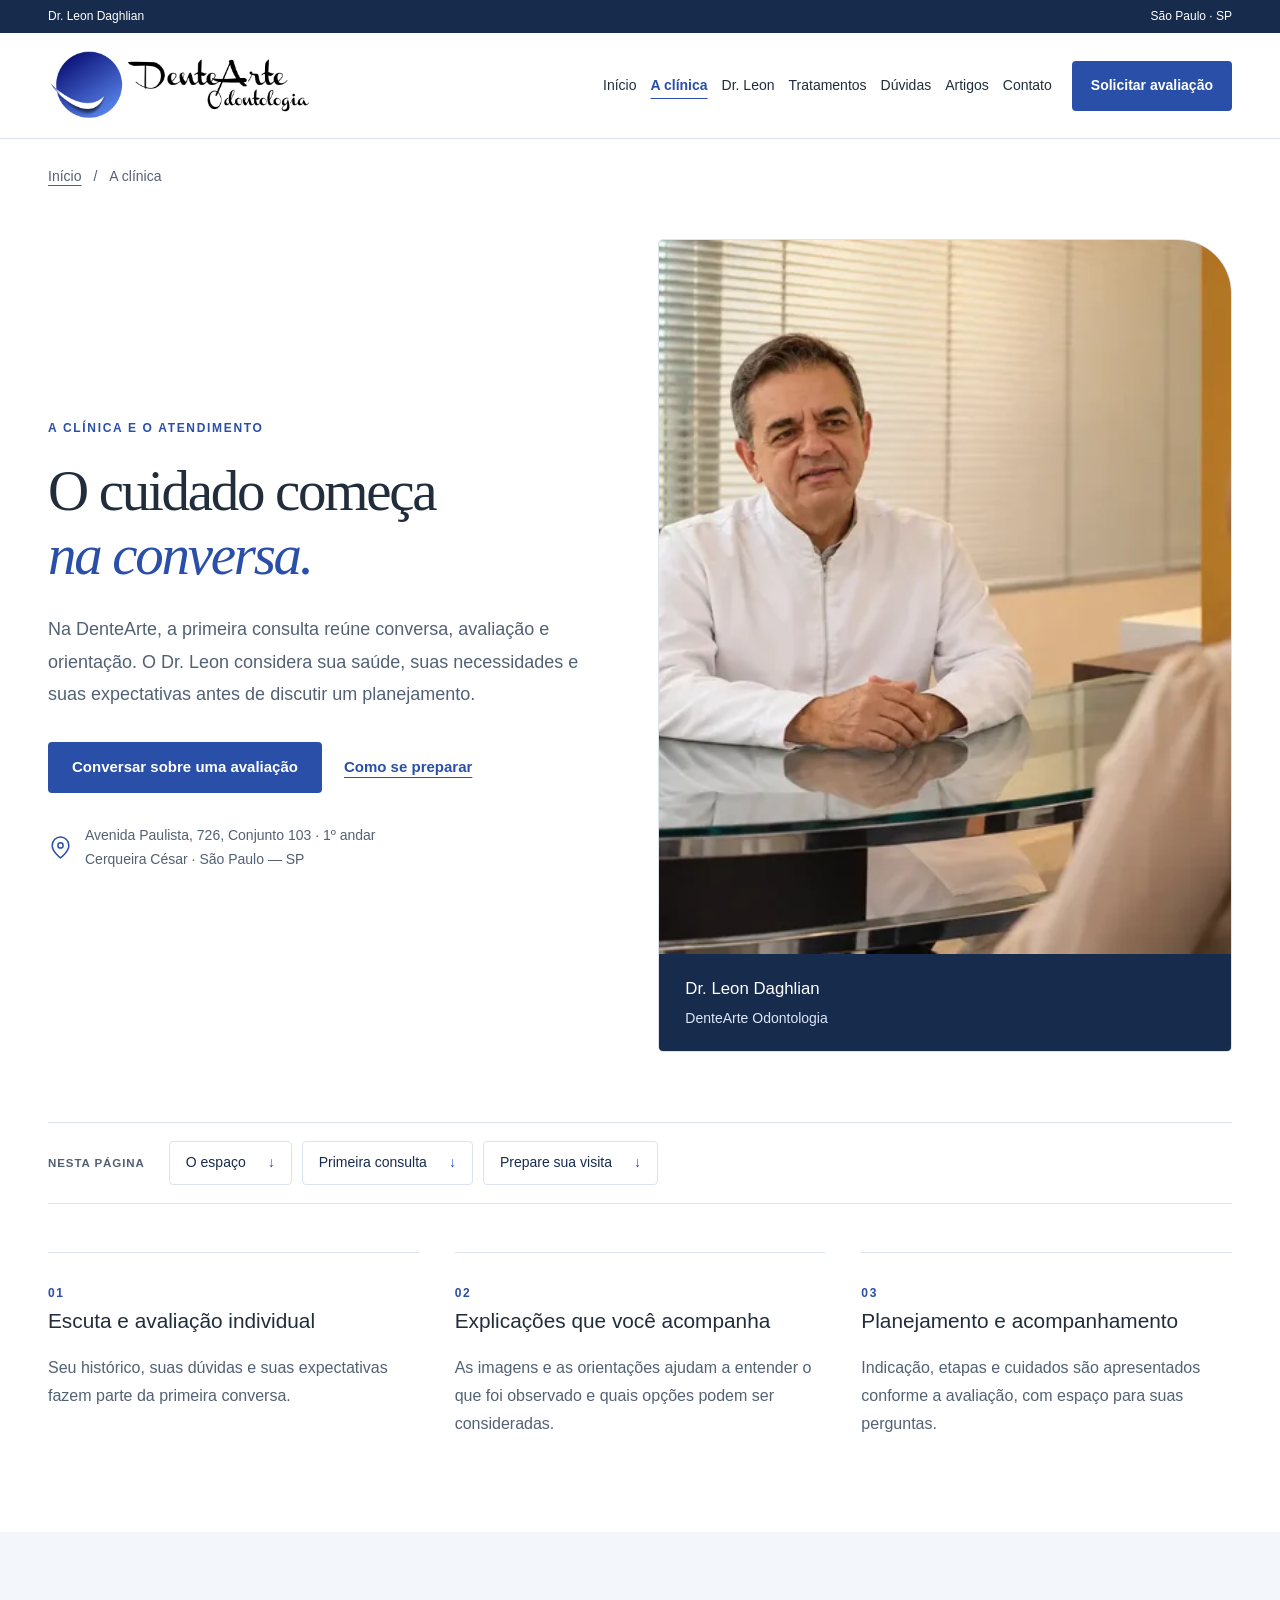
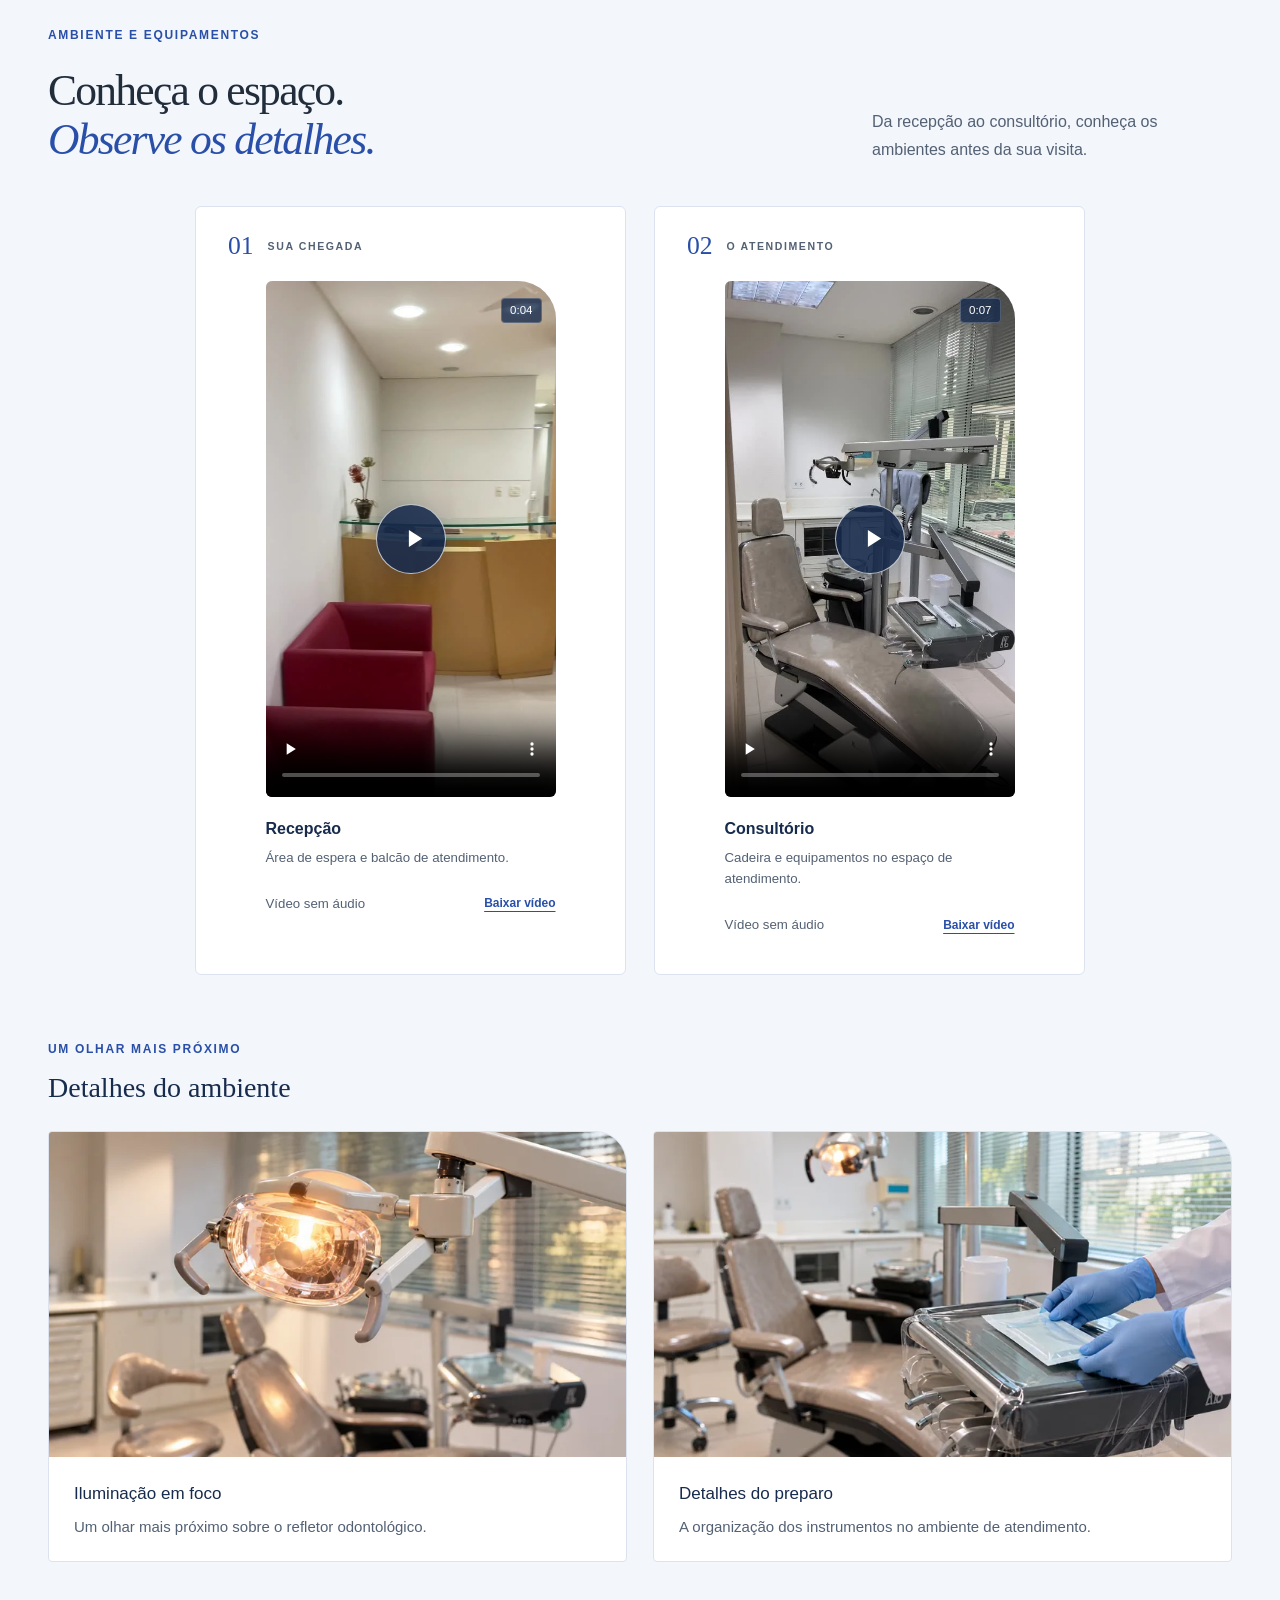
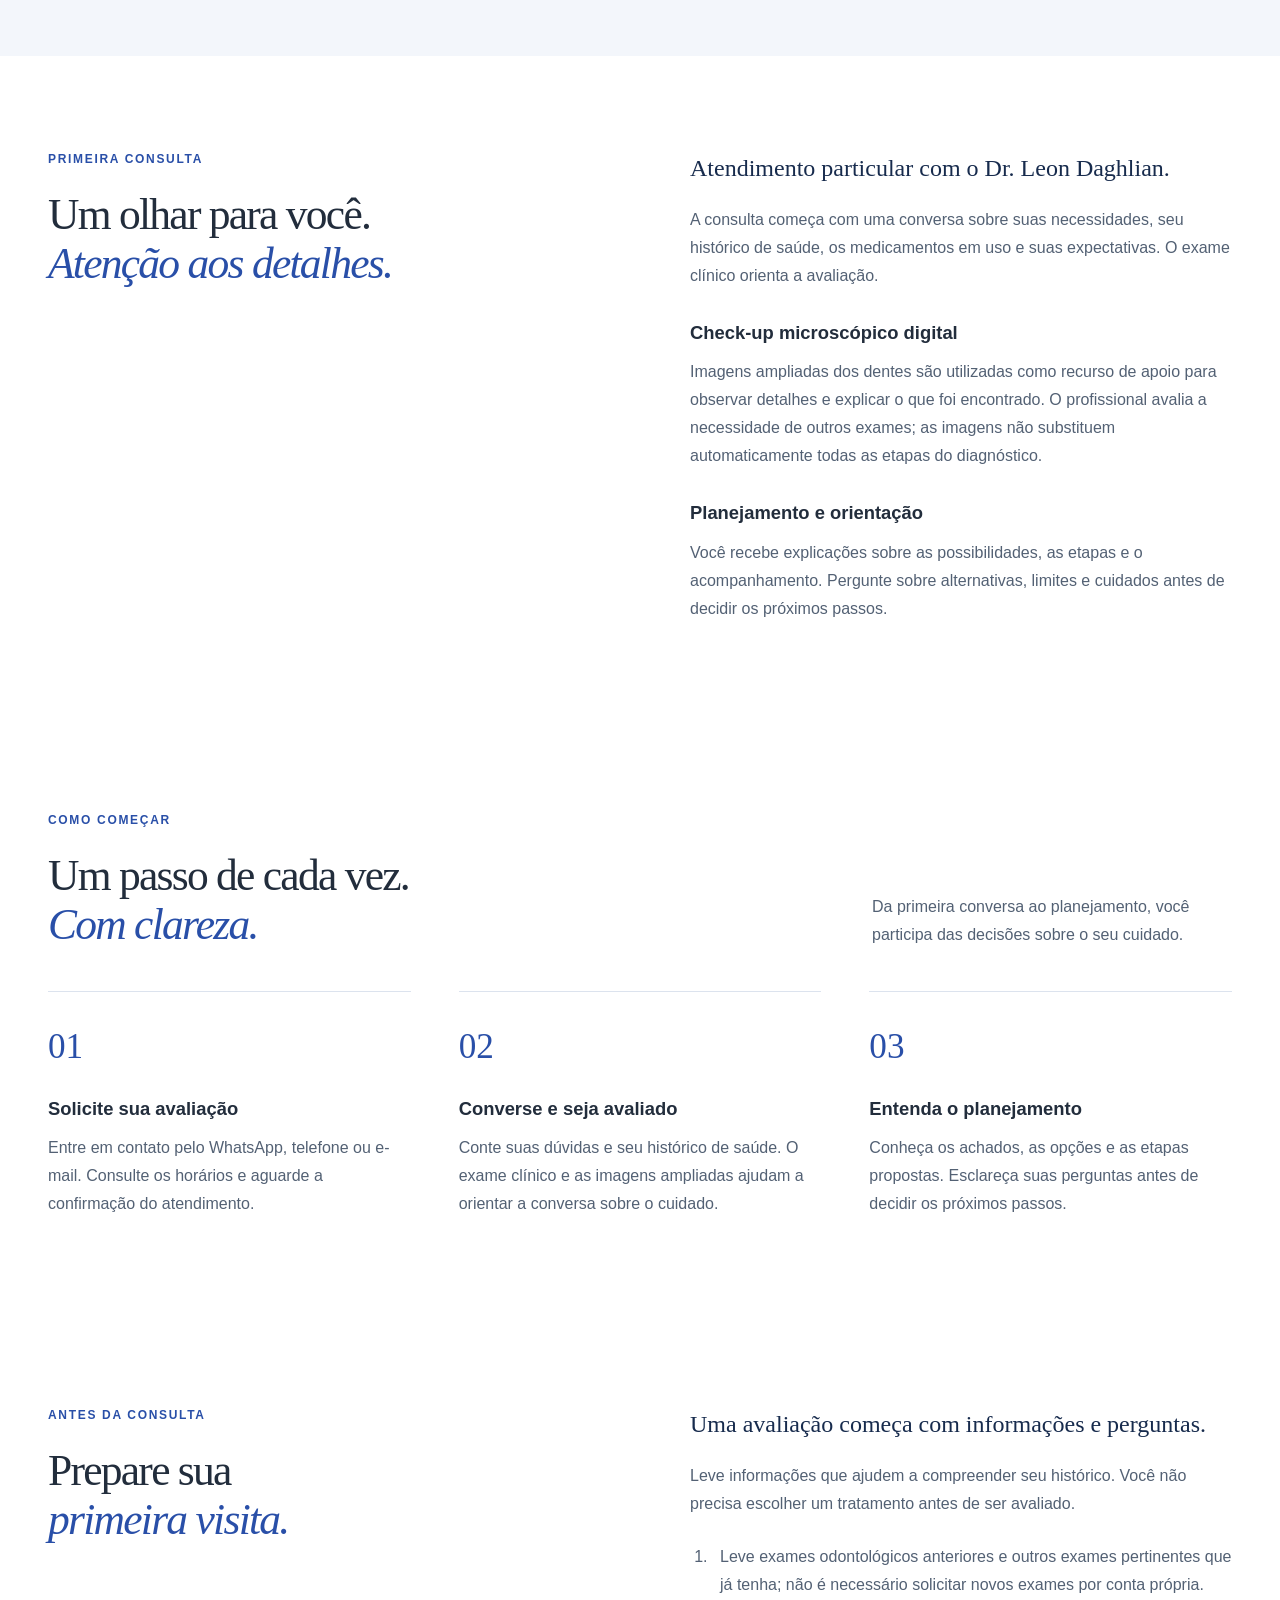
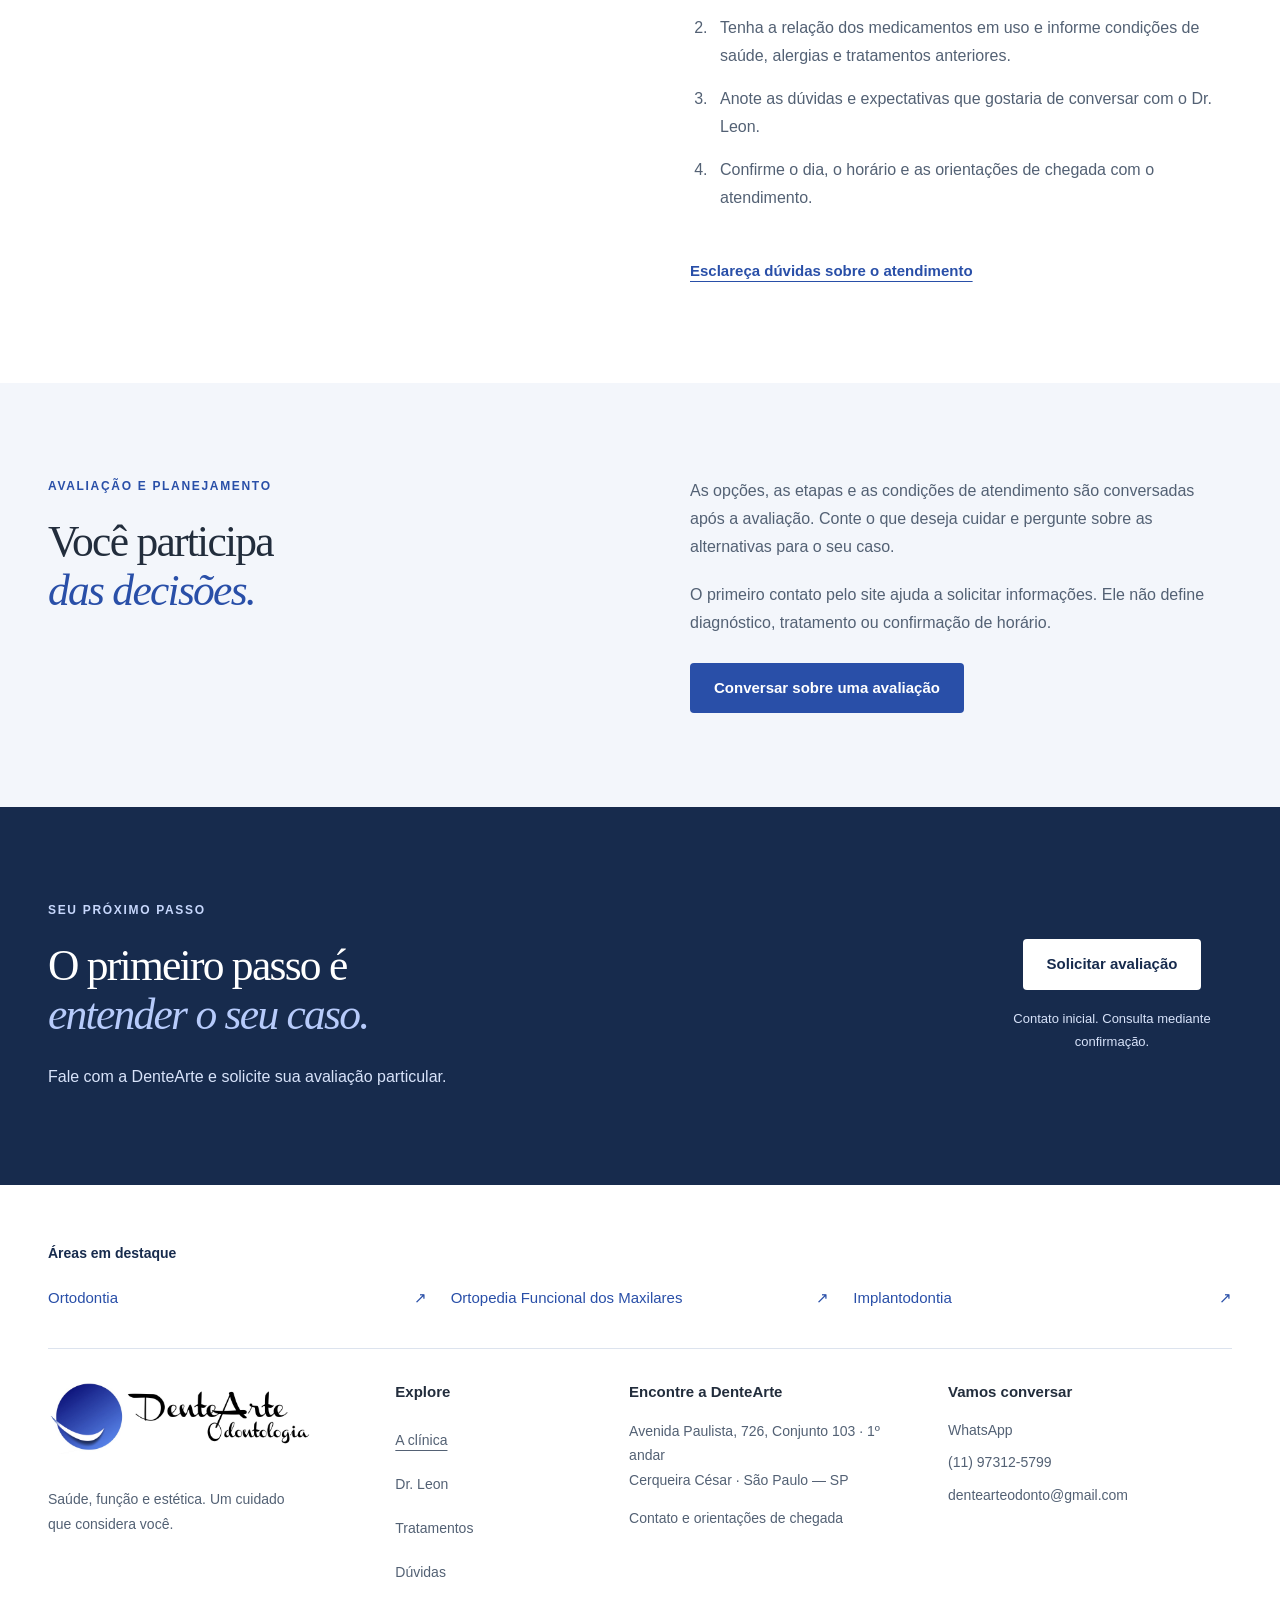
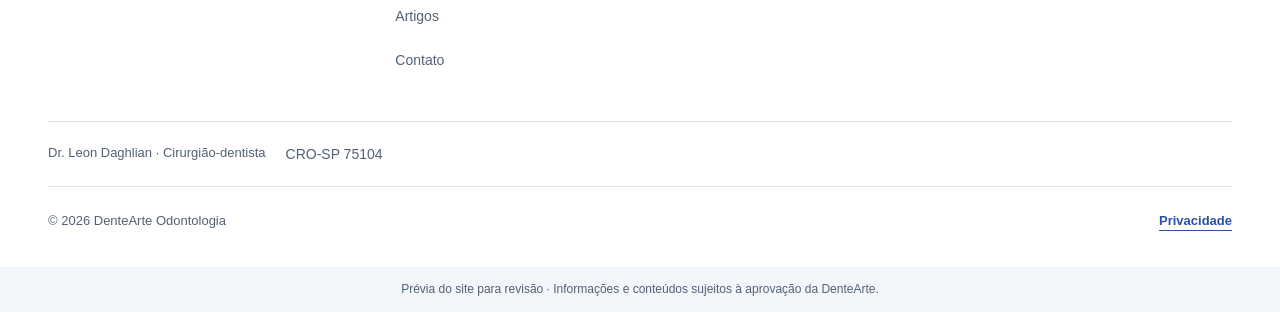
<file: clinica.html>
<!doctype html>
<html lang="pt-BR">
<head>
  <meta charset="utf-8">
  <meta name="viewport" content="width=device-width, initial-scale=1">
  <meta name="referrer" content="no-referrer">
  <meta name="theme-color" content="#294FA8">
  <meta name="description" content="Saiba como funciona a primeira consulta particular na DenteArte, o check-up com imagens ampliadas e o que levar à avaliação com o Dr. Leon.">
  <meta name="robots" content="noindex, nofollow">
  <meta property="og:type" content="website">
  <meta property="og:locale" content="pt_BR">
  <meta property="og:title" content="Primeira consulta e clínica | DenteArte">
  <meta property="og:description" content="Saiba como funciona a primeira consulta particular na DenteArte, o check-up com imagens ampliadas e o que levar à avaliação com o Dr. Leon.">
  <meta property="og:site_name" content="DenteArte Odontologia">
  
  <meta property="og:image" content="https://www.dentearte.com/assets/runtime/leon-clinica.3a271511ac944e57.webp"><meta property="og:image:alt" content="Dr. Leon Daghlian durante uma conversa à mesa do consultório">
  <title>Primeira consulta e clínica | DenteArte</title>
  <link rel="icon" type="image/png" href="assets/runtime/favicon.35aedf105b13063a.png">
  
  <link rel="stylesheet" href="assets/runtime/styles-media.130bd021838220e7.css">
  <script src="assets/runtime/app.6efefcf47bba2258.js" defer></script>
<script src="assets/runtime/media.e049b5c25b00d637.js" defer></script>
</head>

<body>
<a class="skip-link" href="#conteudo">Pular para o conteúdo</a>
<div class="topbar"><div class="wrap"><span>Dr. Leon Daghlian</span><span>São Paulo · SP</span></div></div>
<header class="header" id="inicio">
  <div class="header-inner wrap">
    <a class="brand brand-header" href="index.html" aria-label="DenteArte Odontologia, início"><img class="brand-logo" src="assets/runtime/dentearte-odontologia.8fee840954c250de.jpg" width="1644" height="452" alt="" decoding="async"></a>
    <nav class="nav" id="main-nav" aria-label="Menu principal"><a href="index.html">Início</a>
<a href="clinica.html" aria-current="page">A clínica</a>
<a href="profissional.html">Dr. Leon</a>
<a href="tratamentos.html">Tratamentos</a>
<a href="duvidas.html">Dúvidas</a>
<a href="artigos.html">Artigos</a>
<a href="contato.html">Contato</a></nav>
    <a class="button button-blue header-cta"  data-book href="contato.html" aria-haspopup="dialog">Solicitar avaliação</a>
    <button class="menu-toggle" type="button" aria-label="Abrir menu" aria-controls="main-nav" aria-expanded="false"><span></span><span></span></button>
  </div>
</header>

<noscript><p class="noscript-note">A preparação de mensagem e os filtros usam JavaScript. Você também pode utilizar os contatos disponíveis no rodapé ou na página Contato.</p></noscript>
<main id="conteudo" tabindex="-1">
<nav class="breadcrumbs wrap" aria-label="Caminho da página"><a href="index.html">Início</a><span aria-hidden="true">/</span><span aria-current="page">A clínica</span></nav>
<section class="page-hero wrap clinic-hero clinic-photo-hero">
  <div class="clinic-copy"><p class="eyebrow">A CLÍNICA E O ATENDIMENTO</p><h1>O cuidado começa<br><em>na conversa.</em></h1><p class="page-description">Na DenteArte, a primeira consulta reúne conversa, avaliação e orientação. O Dr. Leon considera sua saúde, suas necessidades e suas expectativas antes de discutir um planejamento.</p><div class="hero-actions"><a class="button button-blue"  data-book href="contato.html" aria-haspopup="dialog">Conversar sobre uma avaliação</a><a class="text-link" href="#preparar-visita">Como se preparar</a></div><p class="clinic-location"><svg class="icon" aria-hidden="true"><use href="#i-pin"/></svg><span>Avenida Paulista, 726, Conjunto 103 · 1º andar<br>Cerqueira César · São Paulo — SP</span></p></div>
  <figure class="portrait clinic-portrait photo-portrait"><div class="portrait-window"><img src="assets/runtime/leon-clinica.3a271511ac944e57.webp" alt="Dr. Leon Daghlian durante uma conversa à mesa do consultório" width="1440" height="960" sizes="(max-width: 650px) calc(100vw - 40px), (max-width: 1180px) 46vw, 570px" fetchpriority="high" decoding="async" srcset="assets/runtime/leon-clinica-480.353297f7e9f30dda.webp 480w, assets/runtime/leon-clinica-768.373d5eafeaf4bade.webp 768w, assets/runtime/leon-clinica.3a271511ac944e57.webp 1440w"></div><figcaption><strong>Dr. Leon Daghlian</strong><span>DenteArte Odontologia</span></figcaption></figure>
</section>
<nav class="page-shortcuts wrap" aria-label="Nesta página"><span>Nesta página</span><div><a href="#ambiente" data-section-link>O espaço<span aria-hidden="true">↓</span></a><a href="#primeira-consulta" data-section-link>Primeira consulta<span aria-hidden="true">↓</span></a><a href="#preparar-visita" data-section-link>Prepare sua visita<span aria-hidden="true">↓</span></a></div></nav>
<section class="wrap values-section"><div class="values-grid"><article><span class="eyebrow">01</span><h2>Escuta e avaliação individual</h2><p>Seu histórico, suas dúvidas e suas expectativas fazem parte da primeira conversa.</p></article>
<article><span class="eyebrow">02</span><h2>Explicações que você acompanha</h2><p>As imagens e as orientações ajudam a entender o que foi observado e quais opções podem ser consideradas.</p></article>
<article><span class="eyebrow">03</span><h2>Planejamento e acompanhamento</h2><p>Indicação, etapas e cuidados são apresentados conforme a avaliação, com espaço para suas perguntas.</p></article></div></section>
<section class="soft-section section-space da-environment page-section-target" id="ambiente" aria-labelledby="ambiente-title" tabindex="-1"><div class="wrap"><div class="section-heading"><div><p class="eyebrow">AMBIENTE E EQUIPAMENTOS</p><h2 id="ambiente-title">Conheça o espaço.<br><em>Observe os detalhes.</em></h2></div><p>Da recepção ao consultório, conheça os ambientes antes da sua visita.</p></div>
  <div class="da-tour-grid"><article class="da-tour-item"><div class="da-tour-label"><span>01</span><p>SUA CHEGADA</p></div><figure class="da-media-card">
      <div class="da-media-shell">
        <video id="video-recepcao" class="da-video" controls playsinline loading="lazy" preload="none" poster="assets/runtime/recepcao-capa.a0bf2dba66a3a376.webp" aria-label="Recepção" width="720" height="1280" tabindex="0">
          <source src="assets/runtime/recepcao.43a574a2865a60eb.mp4" type="video/mp4">
          Seu navegador não reproduz este vídeo. <a href="assets/runtime/recepcao.43a574a2865a60eb.mp4">Abrir vídeo: Recepção</a>.
        </video>
        <button class="da-media-play" type="button" aria-label="Assistir: Recepção" aria-controls="video-recepcao" hidden><svg viewBox="0 0 24 24" aria-hidden="true"><path d="M9 5v14l11-7z"/></svg></button>
        <span class="da-duration" aria-hidden="true">0:04</span>
      </div>
      <figcaption><strong>Recepção</strong><span>Área de espera e balcão de atendimento.</span>
      <p class="da-media-tools"><span>Vídeo sem áudio</span><a href="assets/runtime/recepcao.43a574a2865a60eb.mp4" download="dentearte-recepcao.mp4" aria-label="Baixar vídeo: recepção">Baixar vídeo</a></p>
      <p class="da-media-status" id="video-recepcao-status" role="status" aria-live="polite" hidden></p></figcaption>
    </figure></article><article class="da-tour-item"><div class="da-tour-label"><span>02</span><p>O ATENDIMENTO</p></div><figure class="da-media-card">
      <div class="da-media-shell">
        <video id="video-consultorio" class="da-video" controls playsinline loading="lazy" preload="none" poster="assets/runtime/consultorio-capa.40778b583a662027.webp" aria-label="Consultório" width="720" height="1280" tabindex="0">
          <source src="assets/runtime/consultorio.261df83db1b0993e.mp4" type="video/mp4">
          Seu navegador não reproduz este vídeo. <a href="assets/runtime/consultorio.261df83db1b0993e.mp4">Abrir vídeo: Consultório</a>.
        </video>
        <button class="da-media-play" type="button" aria-label="Assistir: Consultório" aria-controls="video-consultorio" hidden><svg viewBox="0 0 24 24" aria-hidden="true"><path d="M9 5v14l11-7z"/></svg></button>
        <span class="da-duration" aria-hidden="true">0:07</span>
      </div>
      <figcaption><strong>Consultório</strong><span>Cadeira e equipamentos no espaço de atendimento.</span>
      <p class="da-media-tools"><span>Vídeo sem áudio</span><a href="assets/runtime/consultorio.261df83db1b0993e.mp4" download="dentearte-consultorio.mp4" aria-label="Baixar vídeo: consultório">Baixar vídeo</a></p>
      <p class="da-media-status" id="video-consultorio-status" role="status" aria-live="polite" hidden></p></figcaption>
    </figure></article></div>
  <div class="da-details-heading"><p class="eyebrow">UM OLHAR MAIS PRÓXIMO</p><h3>Detalhes do ambiente</h3></div><div class="da-clinic-details"><figure class="photo-story"><img src="assets/runtime/galeria-clinica-refletor-odontologico.481d5ba3d827ad04.webp" alt="Detalhe do refletor da cadeira odontológica" width="1440" height="810" sizes="(max-width: 650px) calc(100vw - 40px), (max-width: 1180px) 45vw, 570px" loading="lazy" decoding="async" srcset="assets/runtime/galeria-clinica-refletor-odontologico-480.d2e5d5af0e0e1ce4.webp 480w, assets/runtime/galeria-clinica-refletor-odontologico-768.822fd40a1a928121.webp 768w, assets/runtime/galeria-clinica-refletor-odontologico.481d5ba3d827ad04.webp 1440w"><figcaption><strong>Iluminação em foco</strong><span>Um olhar mais próximo sobre o refletor odontológico.</span></figcaption></figure><figure class="photo-story"><img src="assets/runtime/galeria-clinica-preparo-instrumentos.7c1ac6ef17528716.webp" alt="Mãos com luvas organizando a bandeja de instrumentos" width="1440" height="810" sizes="(max-width: 650px) calc(100vw - 40px), (max-width: 1180px) 45vw, 570px" loading="lazy" decoding="async" srcset="assets/runtime/galeria-clinica-preparo-instrumentos-480.4fd8b808291e8464.webp 480w, assets/runtime/galeria-clinica-preparo-instrumentos-768.7e96cbb2be14a8b4.webp 768w, assets/runtime/galeria-clinica-preparo-instrumentos.7c1ac6ef17528716.webp 1440w"><figcaption><strong>Detalhes do preparo</strong><span>A organização dos instrumentos no ambiente de atendimento.</span></figcaption></figure></div>
</div></section>
<section class="wrap section-space editorial-grid page-section-target" id="primeira-consulta" tabindex="-1"><div><p class="eyebrow">PRIMEIRA CONSULTA</p><h2>Um olhar para você.<br><em>Atenção aos detalhes.</em></h2></div><div><p class="lead">Atendimento particular com o Dr. Leon Daghlian.</p><p>A consulta começa com uma conversa sobre suas necessidades, seu histórico de saúde, os medicamentos em uso e suas expectativas. O exame clínico orienta a avaliação.</p><h3>Check-up microscópico digital</h3><p>Imagens ampliadas dos dentes são utilizadas como recurso de apoio para observar detalhes e explicar o que foi encontrado. O profissional avalia a necessidade de outros exames; as imagens não substituem automaticamente todas as etapas do diagnóstico.</p><h3>Planejamento e orientação</h3><p>Você recebe explicações sobre as possibilidades, as etapas e o acompanhamento. Pergunte sobre alternativas, limites e cuidados antes de decidir os próximos passos.</p></div></section>
<section class="journey section-space" id="primeira-visita">
  <div class="wrap"><div class="section-heading"><div><p class="eyebrow">COMO COMEÇAR</p><h2>Um passo de cada vez.<br><em>Com clareza.</em></h2></div><p>Da primeira conversa ao planejamento, você participa das decisões sobre o seu cuidado.</p></div><div class="journey-grid"><article><span class="step-number">01</span><h3>Solicite sua avaliação</h3><p>Entre em contato pelo WhatsApp, telefone ou e-mail. Consulte os horários e aguarde a confirmação do atendimento.</p></article>
<article><span class="step-number">02</span><h3>Converse e seja avaliado</h3><p>Conte suas dúvidas e seu histórico de saúde. O exame clínico e as imagens ampliadas ajudam a orientar a conversa sobre o cuidado.</p></article>
<article><span class="step-number">03</span><h3>Entenda o planejamento</h3><p>Conheça os achados, as opções e as etapas propostas. Esclareça suas perguntas antes de decidir os próximos passos.</p></article></div></div>
</section>

<section class="wrap section-space editorial-grid page-section-target" id="preparar-visita" tabindex="-1"><div><p class="eyebrow">ANTES DA CONSULTA</p><h2>Prepare sua<br><em>primeira visita.</em></h2></div><div><p class="lead">Uma avaliação começa com informações e perguntas.</p><p>Leve informações que ajudem a compreender seu histórico. Você não precisa escolher um tratamento antes de ser avaliado.</p><ol class="preparation-list"><li>Leve exames odontológicos anteriores e outros exames pertinentes que já tenha; não é necessário solicitar novos exames por conta própria.</li>
<li>Tenha a relação dos medicamentos em uso e informe condições de saúde, alergias e tratamentos anteriores.</li>
<li>Anote as dúvidas e expectativas que gostaria de conversar com o Dr. Leon.</li>
<li>Confirme o dia, o horário e as orientações de chegada com o atendimento.</li></ol><a class="text-link" href="duvidas.html">Esclareça dúvidas sobre o atendimento</a></div></section>
<section class="soft-section section-space"><div class="wrap editorial-grid"><div><p class="eyebrow">AVALIAÇÃO E PLANEJAMENTO</p><h2>Você participa<br><em>das decisões.</em></h2></div><div><p>As opções, as etapas e as condições de atendimento são conversadas após a avaliação. Conte o que deseja cuidar e pergunte sobre as alternativas para o seu caso.</p><p>O primeiro contato pelo site ajuda a solicitar informações. Ele não define diagnóstico, tratamento ou confirmação de horário.</p><a class="button button-blue"  data-book href="contato.html" aria-haspopup="dialog">Conversar sobre uma avaliação</a></div></div></section>
<section class="closing section-space">
  <div class="wrap closing-inner"><div><p class="eyebrow">SEU PRÓXIMO PASSO</p><h2>O primeiro passo é<br><em>entender o seu caso.</em></h2><p>Fale com a DenteArte e solicite sua avaliação particular.</p></div><div class="closing-action"><a class="button button-light"  data-book href="contato.html" aria-haspopup="dialog">Solicitar avaliação</a><span>Contato inicial. Consulta mediante confirmação.</span></div></div>
</section>

</main>
<footer class="footer">
  <nav class="footer-treatments wrap" aria-labelledby="footer-treatments-title"><h2 id="footer-treatments-title">Áreas em destaque</h2><ul><li><a href="tratamento-ortodontia.html">Ortodontia<span aria-hidden="true">↗</span></a></li><li><a href="tratamento-ortopedia-funcional.html">Ortopedia Funcional dos Maxilares<span aria-hidden="true">↗</span></a></li><li><a href="tratamento-implantodontia.html">Implantodontia<span aria-hidden="true">↗</span></a></li></ul></nav>
  <div class="wrap footer-main">
    <div><a class="brand brand-footer" href="index.html" aria-label="DenteArte Odontologia, início"><img class="brand-logo" src="assets/runtime/dentearte-odontologia.8fee840954c250de.jpg" width="1644" height="452" alt="" decoding="async"></a><p>Saúde, função e estética. Um cuidado que considera você.</p></div>
    <div><h2>Explore</h2><nav aria-label="Explore o site"><a href="clinica.html" aria-current="page">A clínica</a>
<a href="profissional.html">Dr. Leon</a>
<a href="tratamentos.html">Tratamentos</a>
<a href="duvidas.html">Dúvidas</a>
<a href="artigos.html">Artigos</a>
<a href="contato.html">Contato</a></nav></div>
    <div><h2>Encontre a DenteArte</h2><address>Avenida Paulista, 726, Conjunto 103 · 1º andar<br>Cerqueira César · São Paulo — SP</address><a href="contato.html">Contato e orientações de chegada</a></div>
    <div><h2>Vamos conversar</h2><a href="https://wa.me/5511973125799?text=Ol%C3%A1%2C%20conheci%20a%20DenteArte%20Odontologia%20pelo%20site%20e%20gostaria%20de%20informa%C3%A7%C3%B5es%20para%20agendar%20uma%20avalia%C3%A7%C3%A3o." target="_blank" rel="noopener noreferrer">WhatsApp</a>
<a href="tel:+5511973125799">(11) 97312-5799</a>
<a href="mailto:dentearteodonto@gmail.com">dentearteodonto@gmail.com</a></div>
  </div>
  <div class="wrap footer-professional"><span>Dr. Leon Daghlian · Cirurgião-dentista</span><span class="professional-registration">CRO-SP 75104</span></div>
  <div class="wrap footer-bottom"><span>© <span id="year">2026</span> DenteArte Odontologia</span><a id="privacy-open" class="text-link" href="privacidade.html" aria-controls="privacy-dialog" aria-haspopup="dialog">Privacidade</a></div>
  <p class="review-note">Prévia do site para revisão · Informações e conteúdos sujeitos à aprovação da DenteArte.</p>
</footer>
<nav class="mobile-actions" aria-label="Atalhos de atendimento">
  <a class="button button-outline" href="contato.html#como-chegar">Como chegar</a>
  <a class="button button-blue"  data-book href="contato.html" aria-haspopup="dialog">Solicitar avaliação</a>
</nav>

<dialog id="booking-dialog" aria-labelledby="booking-title" aria-describedby="booking-description">
  <div class="dialog-toolbar"><button class="dialog-close" type="button" aria-label="Fechar contato" data-close="booking-dialog">×</button></div>
  <div class="dialog-inner">
    <p class="eyebrow">CONTATO COM A DENTEARTE</p>
    <h2 id="booking-title">Vamos <em>conversar?</em></h2>
    <p id="booking-description">Escolha o motivo do contato para preparar uma mensagem. Você poderá revisar o texto e continuar pelo canal de sua preferência.</p>
    <form id="booking-form">
      <label for="purpose">Como podemos ajudar?</label>
      <select id="purpose" name="purpose" aria-controls="booking-interest-field booking-period-field">
        <option value="avaliacao">Solicitar avaliação</option>
        <option value="duvida">Tirar uma dúvida</option>
        <option value="reagendamento">Reagendar consulta</option>
      </select>
      <div id="booking-interest-field" class="booking-field">
        <label for="interest">Sobre o que você quer conversar?</label>
        <select id="interest" name="interest"><option>Avaliação inicial</option><option>Informações sobre atendimento</option><option>Ortodontia</option><option>Ortopedia Funcional dos Maxilares</option><option>Implantodontia</option><option>Check-up Microscópico Digital</option><option>Endodontia</option><option>Periodontia</option><option>Próteses dentárias</option><option>Dentística e estética dental</option></select>
      </div>
      <div id="booking-period-field" class="booking-field">
        <label for="period">Qual período você prefere?</label>
        <select id="period" name="period" aria-describedby="period-hint">
          <option value="Sem preferência">Sem preferência</option>
          <option value="Manhã">Manhã</option>
          <option value="Tarde">Tarde</option>
          <option value="Noite">Noite</option>
        </select>
        <p id="period-hint" class="booking-hint">Informe sua preferência. A disponibilidade será confirmada pelo atendimento.</p>
      </div>
      <button type="submit" class="button button-blue">Preparar mensagem</button>
    </form>
    <div id="booking-result" hidden><label for="message">Confira e ajuste a mensagem</label><textarea id="message" rows="6" maxlength="2000" aria-describedby="message-hint message-count"></textarea><p id="message-count" class="booking-hint message-count">0 de 2.000 caracteres</p><p id="message-hint" class="booking-hint">Você pode personalizar o texto. Os botões abaixo usam a mensagem exibida aqui.</p><div id="booking-channels" class="booking-channels" aria-label="Escolha um canal de contato"></div><button id="copy-message" class="button button-outline" type="button">Copiar mensagem</button><p id="copy-status" class="copy-status" role="status" aria-live="polite"></p><button id="edit-message" class="text-link" type="button">Voltar às preferências</button><p class="booking-hint">Ao preparar novamente, o texto será recriado com suas escolhas.</p></div>
    <p class="contact-disclaimer">A mensagem não é enviada automaticamente. O horário só fica confirmado após o retorno do atendimento.</p>
  </div>
</dialog>
<dialog id="privacy-dialog" aria-labelledby="privacy-title">
  <div class="dialog-toolbar"><button class="dialog-close" type="button" aria-label="Fechar privacidade" data-close="privacy-dialog">×</button></div>
  <div class="dialog-inner"><p class="eyebrow">PRIVACIDADE</p><h2 id="privacy-title">Sobre o uso <em>deste site.</em></h2><p>Este site apresenta informações sobre a DenteArte. A preparação da mensagem acontece apenas no seu navegador, sem cadastro ou armazenamento permanente das preferências.</p>
<p>As buscas e os filtros de dúvidas e tratamentos acontecem no navegador. Os termos pesquisados não são enviados pelo site nem gravados em armazenamento permanente.</p>
<p>Ao escolher WhatsApp ou e-mail, o texto é encaminhado ao aplicativo selecionado para revisão e envio por você. O botão de telefone abre o aplicativo de chamadas. O tratamento dos dados nesses canais segue as práticas dos respectivos serviços e do atendimento.</p>
<p>Não há ferramentas de publicidade, análise de visitas, mapas incorporados ou reprodução automática de vídeos. A tipografia utiliza fontes disponíveis no dispositivo, sem solicitação ao Google Fonts.</p>
<p>Os vídeos de apresentação, recepção, consultório e entrada são servidos pela própria hospedagem do site e só começam a tocar quando você escolhe assistir, sem carregamento antecipado do vídeo.</p>
<p>As miniaturas dos demais vídeos são carregadas do YouTube. Ao clicar em uma capa ou em “Assistir no YouTube”, você abre o vídeo nesse serviço. A hospedagem poderá processar informações técnicas para disponibilizar o site. Mapas e redes sociais também abrem serviços externos.</p>
<p>Para conversar com a DenteArte sobre privacidade: <a href="mailto:dentearteodonto@gmail.com">dentearteodonto@gmail.com</a>.</p>
<a class="text-link" href="privacidade.html">Ver página de privacidade</a></div></dialog>
<script id="site-data" type="application/json">{"name":"DenteArte Odontologia","whatsapp":"5511973125799","email":"dentearteodonto@gmail.com","phone":"+5511973125799","emailSubject":"Solicitação de avaliação — DenteArte"}</script>

<svg xmlns="http://www.w3.org/2000/svg" class="svg-defs" aria-hidden="true"><defs>
<symbol id="i-pin" viewBox="0 0 24 24"><path d="M20 10c0 6-8 12-8 12S4 16 4 10a8 8 0 1 1 16 0Z"/><circle cx="12" cy="10" r="2.5"/></symbol>
<symbol id="i-search" viewBox="0 0 24 24"><circle cx="10" cy="10" r="6.5"/><path d="m15 15 6 6"/></symbol>
<symbol id="i-shield" viewBox="0 0 24 24"><path d="m12 3-9 4v5c0 5 9 9 9 9s9-4 9-9V7l-9-4Z"/><path d="m8 12 3 3 5-6"/></symbol>
<symbol id="i-heart" viewBox="0 0 24 24"><path d="M20.8 4.6a5.5 5.5 0 0 0-7.8 0L12 5.7l-1.1-1.1a5.5 5.5 0 0 0-7.8 7.8L12 21l8.8-8.6a5.5 5.5 0 0 0 0-7.8Z"/></symbol>
<symbol id="i-align" viewBox="0 0 24 24"><path d="M3 9c4 7 14 7 18 0M3 15c5 7 13 7 18 0M7 10v7M12 12v7M17 10v7"/></symbol>
<symbol id="i-layers" viewBox="0 0 24 24"><path d="m12 3 10 6-10 6L2 9l10-6ZM2 13l10 6 10-6M2 17l10 6 10-6"/></symbol>
<symbol id="i-sparkles" viewBox="0 0 24 24"><path d="m12 3 2.2 6.8L21 12l-6.8 2.2L12 21l-2.2-6.8L3 12l6.8-2.2L12 3ZM20 2v4M18 4h4"/></symbol>
<symbol id="i-quote" viewBox="0 0 24 24"><path d="M10 6H4v7h5c0 3-2 5-5 5M21 6h-6v7h5c0 3-2 5-5 5"/></symbol>
<symbol id="i-film" viewBox="0 0 24 24"><rect x="3" y="3" width="18" height="18" rx="2"/><path d="M7 3v18M17 3v18M3 8h4M3 16h4M17 8h4M17 16h4m-6-9 4 5-4 5Z"/></symbol>
<symbol id="i-mic" viewBox="0 0 24 24"><rect x="8" y="2" width="8" height="13" rx="4"/><path d="M5 10v2a7 7 0 0 0 14 0v-2M12 19v3M8 22h8M9 6h3M9 10h3"/></symbol>
<symbol id="i-book" viewBox="0 0 24 24"><path d="M12 5C9 3 5 3 2 4v15c3-1 7-1 10 1 3-2 7-2 10-1V4c-3-1-7-1-10 1Zm0 0v15M5 8h4M5 12h4M15 8h4M15 12h4"/></symbol>
</defs></svg>

</body>
</html>
</file>
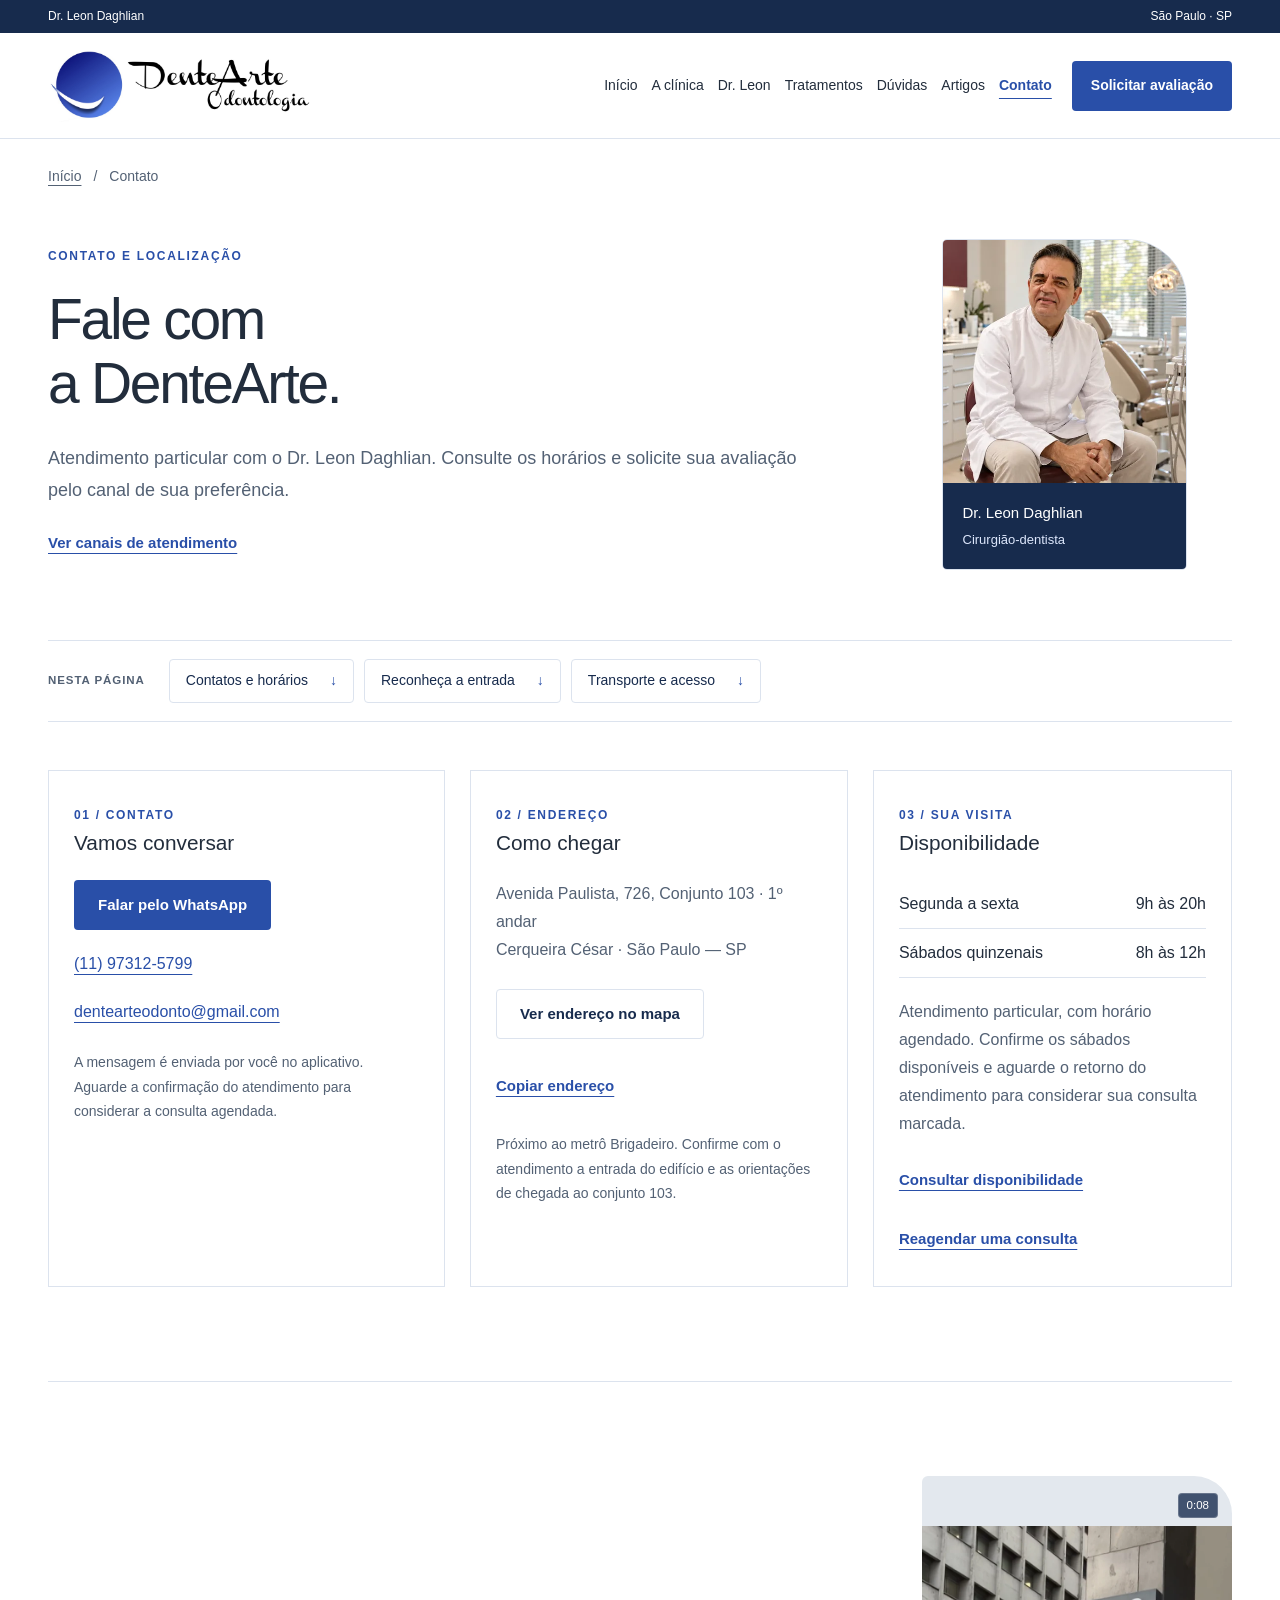
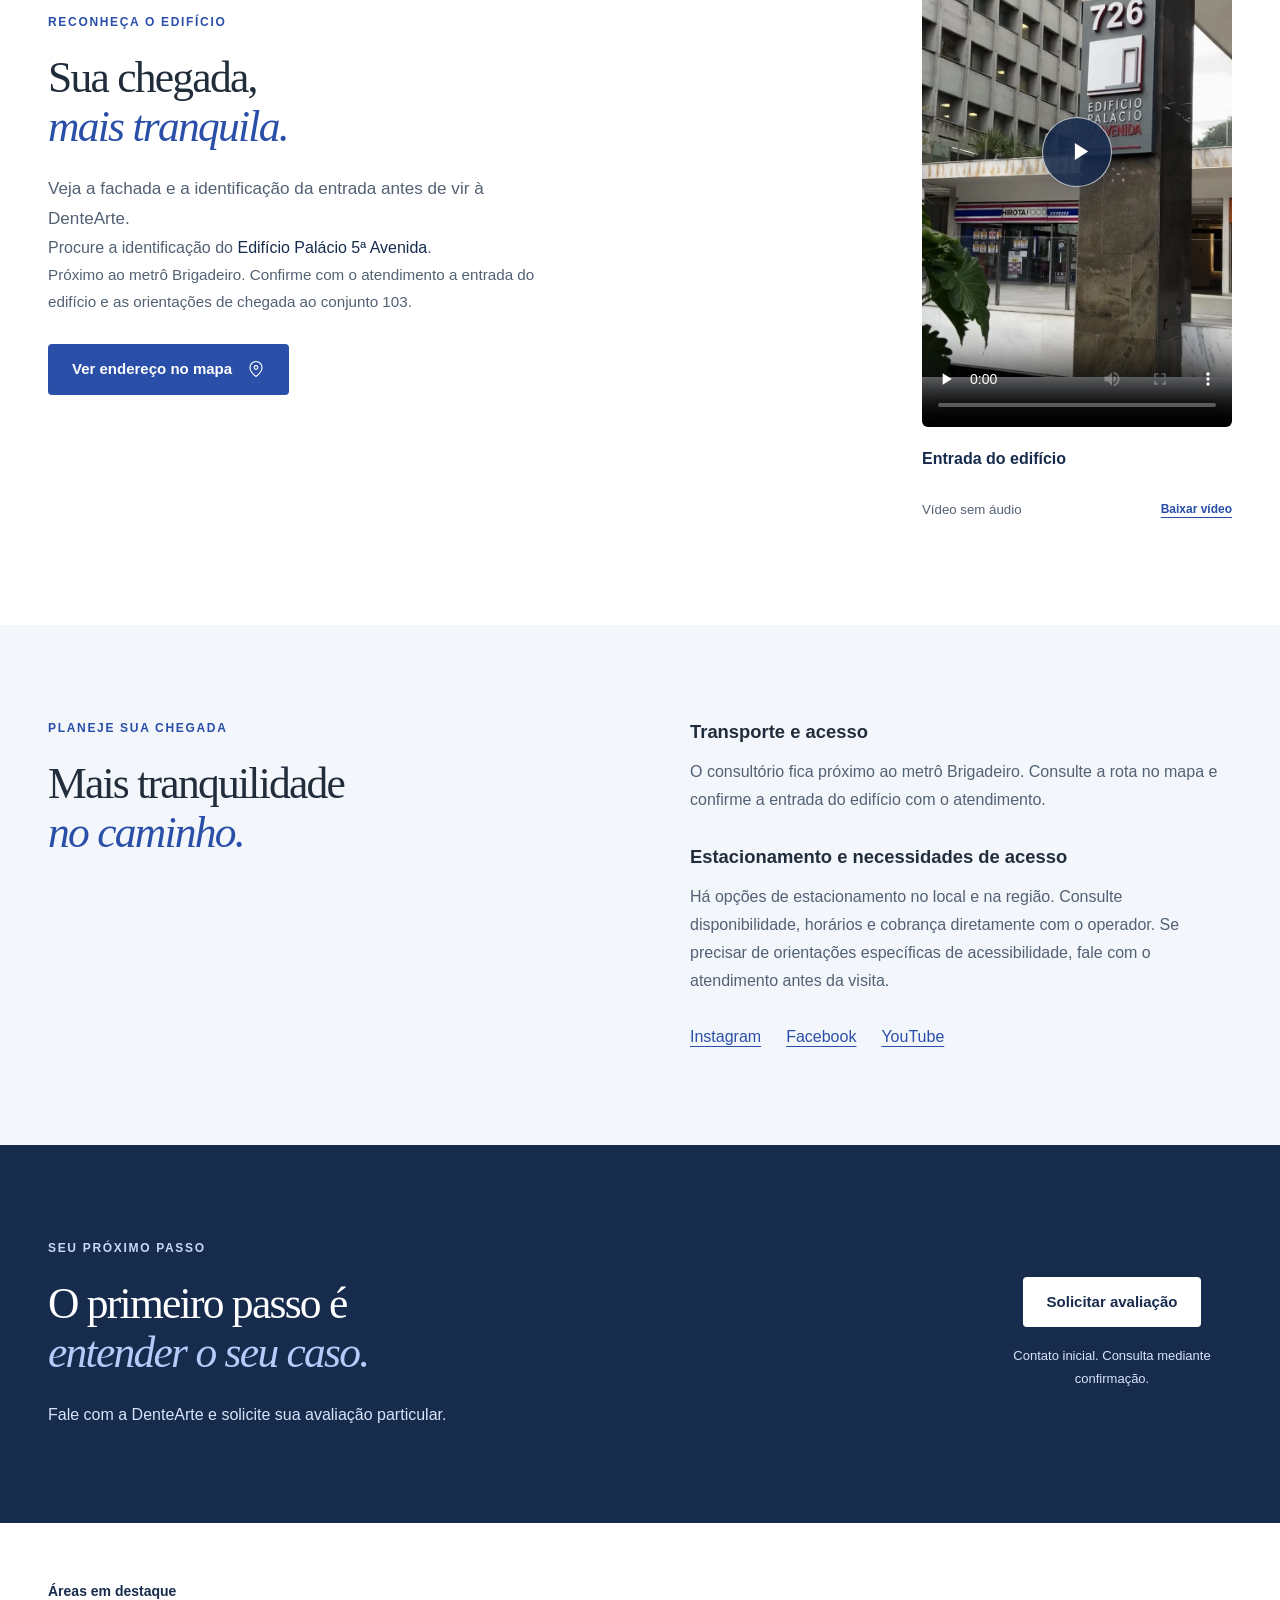
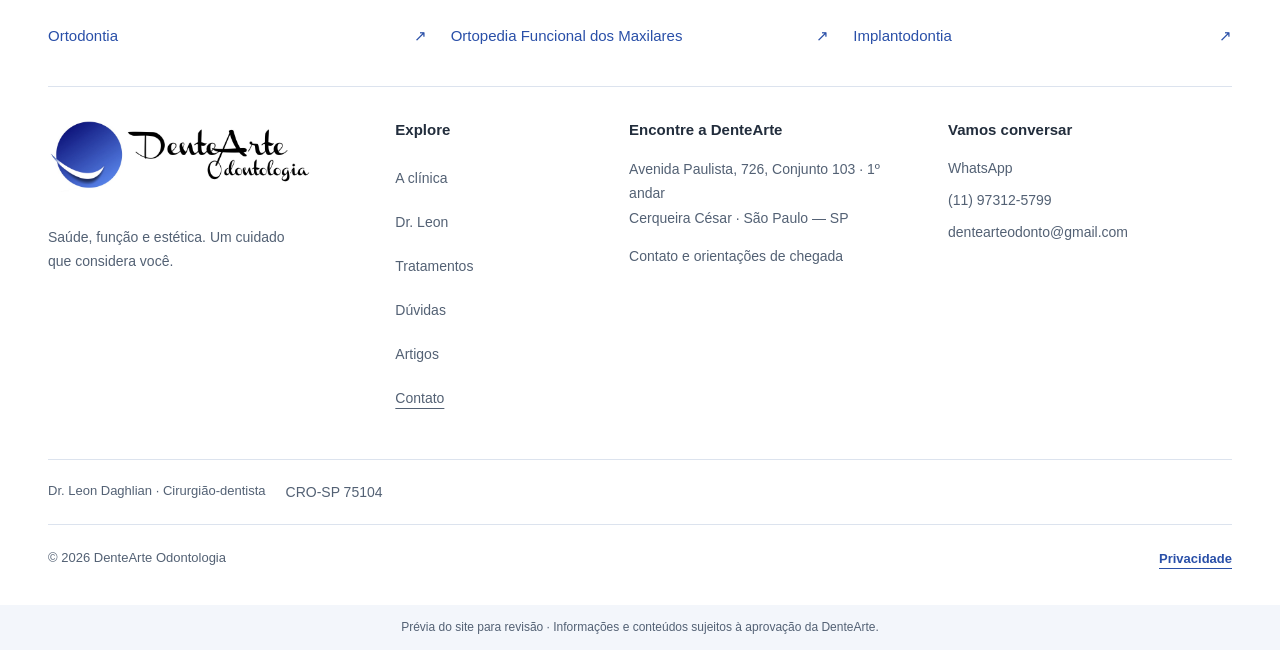
<file: contato.html>
<!doctype html>
<html lang="pt-BR">
<head>
  <meta charset="utf-8">
  <meta name="viewport" content="width=device-width, initial-scale=1">
  <meta name="referrer" content="no-referrer">
  <meta name="theme-color" content="#294FA8">
  <meta name="description" content="WhatsApp (11) 97312-5799. Veja o endereço do consultório, os horários e as orientações de chegada e solicite sua avaliação.">
  <meta name="robots" content="noindex, nofollow">
  <meta property="og:type" content="website">
  <meta property="og:locale" content="pt_BR">
  <meta property="og:title" content="Contato e localização | DenteArte">
  <meta property="og:description" content="WhatsApp (11) 97312-5799. Veja o endereço do consultório, os horários e as orientações de chegada e solicite sua avaliação.">
  <meta property="og:site_name" content="DenteArte Odontologia">
  
  <meta property="og:image" content="https://www.dentearte.com/assets/runtime/leon-profissional.a610e7401771569e.webp"><meta property="og:image:alt" content="Dr. Leon Daghlian sentado no consultório">
  <title>Contato e localização | DenteArte</title>
  <link rel="icon" type="image/png" href="assets/runtime/favicon.35aedf105b13063a.png">
  
  <link rel="stylesheet" href="assets/runtime/styles-media.130bd021838220e7.css">
  <script src="assets/runtime/app.6efefcf47bba2258.js" defer></script>
<script src="assets/runtime/media.e049b5c25b00d637.js" defer></script>
<script src="assets/runtime/contact.c2b7f2dbe851e754.js" defer></script>
</head>

<body>
<a class="skip-link" href="#conteudo">Pular para o conteúdo</a>
<div class="topbar"><div class="wrap"><span>Dr. Leon Daghlian</span><span>São Paulo · SP</span></div></div>
<header class="header" id="inicio">
  <div class="header-inner wrap">
    <a class="brand brand-header" href="index.html" aria-label="DenteArte Odontologia, início"><img class="brand-logo" src="assets/runtime/dentearte-odontologia.8fee840954c250de.jpg" width="1644" height="452" alt="" decoding="async"></a>
    <nav class="nav" id="main-nav" aria-label="Menu principal"><a href="index.html">Início</a>
<a href="clinica.html">A clínica</a>
<a href="profissional.html">Dr. Leon</a>
<a href="tratamentos.html">Tratamentos</a>
<a href="duvidas.html">Dúvidas</a>
<a href="artigos.html">Artigos</a>
<a href="contato.html" aria-current="page">Contato</a></nav>
    <a class="button button-blue header-cta"  data-book href="contato.html" aria-haspopup="dialog">Solicitar avaliação</a>
    <button class="menu-toggle" type="button" aria-label="Abrir menu" aria-controls="main-nav" aria-expanded="false"><span></span><span></span></button>
  </div>
</header>

<noscript><p class="noscript-note">A preparação de mensagem e os filtros usam JavaScript. Você também pode utilizar os contatos disponíveis no rodapé ou na página Contato.</p></noscript>
<main id="conteudo" tabindex="-1">
<nav class="breadcrumbs wrap" aria-label="Caminho da página"><a href="index.html">Início</a><span aria-hidden="true">/</span><span aria-current="page">Contato</span></nav>
<section class="page-hero wrap contact-hero">
  <div><p class="eyebrow">CONTATO E LOCALIZAÇÃO</p><h1>Fale com<br>a DenteArte.</h1><p class="page-description">Atendimento particular com o Dr. Leon Daghlian. Consulte os horários e solicite sua avaliação pelo canal de sua preferência.</p><a class="text-link contact-shortcut" href="#canais">Ver canais de atendimento</a></div>
  <figure class="portrait contact-portrait"><div class="portrait-window"><img src="assets/runtime/leon-profissional.a610e7401771569e.webp" sizes="(max-width: 650px) 88px, (max-width: 900px) 25vw, 245px" alt="Dr. Leon Daghlian sentado no consultório" width="1122" height="1402" decoding="async" srcset="assets/runtime/leon-profissional-480.19f14e84dc575c90.webp 480w, assets/runtime/leon-profissional-768.5496ac88f60e1366.webp 768w, assets/runtime/leon-profissional.a610e7401771569e.webp 1122w"></div><figcaption><strong>Dr. Leon Daghlian</strong><span>Cirurgião-dentista</span></figcaption></figure>
</section>
<nav class="page-shortcuts wrap" aria-label="Nesta página"><span>Nesta página</span><div><a href="#canais" data-section-link>Contatos e horários<span aria-hidden="true">↓</span></a><a href="#como-chegar" data-section-link>Reconheça a entrada<span aria-hidden="true">↓</span></a><a href="#planejar-visita" data-section-link>Transporte e acesso<span aria-hidden="true">↓</span></a></div></nav>
<section class="wrap contact-section page-section-target" id="canais" tabindex="-1"><div class="contact-grid"><article class="contact-card"><span class="eyebrow">01 / CONTATO</span><h2>Vamos conversar</h2><div class="contact-links"><a class="button button-blue" href="https://wa.me/5511973125799?text=Ol%C3%A1%2C%20conheci%20a%20DenteArte%20Odontologia%20pelo%20site%20e%20gostaria%20de%20informa%C3%A7%C3%B5es%20para%20agendar%20uma%20avalia%C3%A7%C3%A3o." target="_blank" rel="noopener noreferrer">Falar pelo WhatsApp</a>
<a href="tel:+5511973125799">(11) 97312-5799</a>
<a href="mailto:dentearteodonto@gmail.com">dentearteodonto@gmail.com</a></div><p class="small">A mensagem é enviada por você no aplicativo. Aguarde a confirmação do atendimento para considerar a consulta agendada.</p></article><article class="contact-card"><span class="eyebrow">02 / ENDEREÇO</span><h2>Como chegar</h2><address>Avenida Paulista, 726, Conjunto 103 · 1º andar<br>Cerqueira César · São Paulo — SP</address><a class="button button-outline" href="https://www.google.com/maps/search/?api=1&amp;query=Avenida%20Paulista%2C%20726%2C%20S%C3%A3o%20Paulo%2C%20SP" target="_blank" rel="noopener noreferrer">Ver endereço no mapa</a><button class="text-link address-copy" id="copy-address" type="button" aria-describedby="address-copy-status" hidden>Copiar endereço</button>
<p class="address-copy-status" id="address-copy-status" role="status" aria-live="polite"></p>
<div class="address-copy-fallback" id="address-copy-fallback" hidden><label for="address-copy-text">Endereço para copiar</label><textarea id="address-copy-text" rows="3" readonly>Avenida Paulista, 726, Conjunto 103 · 1º andar
Cerqueira César · São Paulo — SP</textarea></div>
<p class="small">Próximo ao metrô Brigadeiro. Confirme com o atendimento a entrada do edifício e as orientações de chegada ao conjunto 103.</p></article><article class="contact-card"><span class="eyebrow">03 / SUA VISITA</span><h2>Disponibilidade</h2><dl class="contact-hours"><div><dt>Segunda a sexta</dt><dd>9h às 20h</dd></div><div><dt>Sábados quinzenais</dt><dd>8h às 12h</dd></div></dl><p>Atendimento particular, com horário agendado. Confirme os sábados disponíveis e aguarde o retorno do atendimento para considerar sua consulta marcada.</p><a class="text-link"  data-book href="contato.html" aria-haspopup="dialog">Consultar disponibilidade</a><a class="text-link contact-reschedule"  data-book data-purpose="reagendamento" href="contato.html" aria-haspopup="dialog">Reagendar uma consulta</a></article></div></section>
<section class="wrap section-space da-arrival page-section-target" id="como-chegar" aria-labelledby="da-arrival-title" tabindex="-1"><div class="da-arrival-copy"><p class="eyebrow">RECONHEÇA O EDIFÍCIO</p><h2 id="da-arrival-title">Sua chegada,<br><em>mais tranquila.</em></h2><p class="da-arrival-lead">Veja a fachada e a identificação da entrada antes de vir à DenteArte.</p><p>Procure a identificação do <strong>Edifício Palácio 5ª Avenida</strong>.</p><p>Próximo ao metrô Brigadeiro. Confirme com o atendimento a entrada do edifício e as orientações de chegada ao conjunto 103.</p><a class="button button-blue" href="https://www.google.com/maps/search/?api=1&amp;query=Avenida%20Paulista%2C%20726%2C%20S%C3%A3o%20Paulo%2C%20SP" target="_blank" rel="noopener noreferrer">Ver endereço no mapa <svg class="icon" aria-hidden="true"><use href="#i-pin"/></svg></a></div><div class="da-arrival-film"><figure class="da-media-card">
      <div class="da-media-shell">
        <video id="video-entrada" class="da-video" controls playsinline loading="lazy" preload="none" poster="assets/runtime/predio-726.74c7e734df3b6b20.webp" aria-label="Entrada do edifício" width="720" height="1280" tabindex="0">
          <source src="assets/runtime/entrada.11925bf595bf7132.mp4" type="video/mp4">
          Seu navegador não reproduz este vídeo. <a href="assets/runtime/entrada.11925bf595bf7132.mp4">Abrir vídeo: Entrada do edifício</a>.
        </video>
        <button class="da-media-play" type="button" aria-label="Assistir: Entrada do edifício" aria-controls="video-entrada" hidden><svg viewBox="0 0 24 24" aria-hidden="true"><path d="M9 5v14l11-7z"/></svg></button>
        <span class="da-duration" aria-hidden="true">0:08</span>
      </div>
      <figcaption><strong>Entrada do edifício</strong>
      <p class="da-media-tools"><span>Vídeo sem áudio</span><a href="assets/runtime/entrada.11925bf595bf7132.mp4" download="dentearte-entrada.mp4" aria-label="Baixar vídeo: entrada do edifício">Baixar vídeo</a></p>
      <p class="da-media-status" id="video-entrada-status" role="status" aria-live="polite" hidden></p></figcaption>
    </figure></div></section>
<section class="soft-section section-space page-section-target" id="planejar-visita" tabindex="-1"><div class="wrap editorial-grid"><div><p class="eyebrow">PLANEJE SUA CHEGADA</p><h2>Mais tranquilidade<br><em>no caminho.</em></h2></div><div><h3>Transporte e acesso</h3><p>O consultório fica próximo ao metrô Brigadeiro. Consulte a rota no mapa e confirme a entrada do edifício com o atendimento.</p><h3>Estacionamento e necessidades de acesso</h3><p>Há opções de estacionamento no local e na região. Consulte disponibilidade, horários e cobrança diretamente com o operador. Se precisar de orientações específicas de acessibilidade, fale com o atendimento antes da visita.</p><div class="social-links"><a href="https://www.instagram.com/dentearte/" target="_blank" rel="noopener noreferrer">Instagram</a>
<a href="https://www.facebook.com/dentearte.odontologia/" target="_blank" rel="noopener noreferrer">Facebook</a>
<a href="https://www.youtube.com/@LeonDaghlian" target="_blank" rel="noopener noreferrer">YouTube</a></div></div></div></section>
<section class="closing section-space">
  <div class="wrap closing-inner"><div><p class="eyebrow">SEU PRÓXIMO PASSO</p><h2>O primeiro passo é<br><em>entender o seu caso.</em></h2><p>Fale com a DenteArte e solicite sua avaliação particular.</p></div><div class="closing-action"><a class="button button-light"  data-book href="contato.html" aria-haspopup="dialog">Solicitar avaliação</a><span>Contato inicial. Consulta mediante confirmação.</span></div></div>
</section>

</main>
<footer class="footer">
  <nav class="footer-treatments wrap" aria-labelledby="footer-treatments-title"><h2 id="footer-treatments-title">Áreas em destaque</h2><ul><li><a href="tratamento-ortodontia.html">Ortodontia<span aria-hidden="true">↗</span></a></li><li><a href="tratamento-ortopedia-funcional.html">Ortopedia Funcional dos Maxilares<span aria-hidden="true">↗</span></a></li><li><a href="tratamento-implantodontia.html">Implantodontia<span aria-hidden="true">↗</span></a></li></ul></nav>
  <div class="wrap footer-main">
    <div><a class="brand brand-footer" href="index.html" aria-label="DenteArte Odontologia, início"><img class="brand-logo" src="assets/runtime/dentearte-odontologia.8fee840954c250de.jpg" width="1644" height="452" alt="" decoding="async"></a><p>Saúde, função e estética. Um cuidado que considera você.</p></div>
    <div><h2>Explore</h2><nav aria-label="Explore o site"><a href="clinica.html">A clínica</a>
<a href="profissional.html">Dr. Leon</a>
<a href="tratamentos.html">Tratamentos</a>
<a href="duvidas.html">Dúvidas</a>
<a href="artigos.html">Artigos</a>
<a href="contato.html" aria-current="page">Contato</a></nav></div>
    <div><h2>Encontre a DenteArte</h2><address>Avenida Paulista, 726, Conjunto 103 · 1º andar<br>Cerqueira César · São Paulo — SP</address><a href="contato.html">Contato e orientações de chegada</a></div>
    <div><h2>Vamos conversar</h2><a href="https://wa.me/5511973125799?text=Ol%C3%A1%2C%20conheci%20a%20DenteArte%20Odontologia%20pelo%20site%20e%20gostaria%20de%20informa%C3%A7%C3%B5es%20para%20agendar%20uma%20avalia%C3%A7%C3%A3o." target="_blank" rel="noopener noreferrer">WhatsApp</a>
<a href="tel:+5511973125799">(11) 97312-5799</a>
<a href="mailto:dentearteodonto@gmail.com">dentearteodonto@gmail.com</a></div>
  </div>
  <div class="wrap footer-professional"><span>Dr. Leon Daghlian · Cirurgião-dentista</span><span class="professional-registration">CRO-SP 75104</span></div>
  <div class="wrap footer-bottom"><span>© <span id="year">2026</span> DenteArte Odontologia</span><a id="privacy-open" class="text-link" href="privacidade.html" aria-controls="privacy-dialog" aria-haspopup="dialog">Privacidade</a></div>
  <p class="review-note">Prévia do site para revisão · Informações e conteúdos sujeitos à aprovação da DenteArte.</p>
</footer>
<nav class="mobile-actions" aria-label="Atalhos de atendimento">
  <a class="button button-outline" href="contato.html#como-chegar">Como chegar</a>
  <a class="button button-blue"  data-book href="contato.html" aria-haspopup="dialog">Solicitar avaliação</a>
</nav>

<dialog id="booking-dialog" aria-labelledby="booking-title" aria-describedby="booking-description">
  <div class="dialog-toolbar"><button class="dialog-close" type="button" aria-label="Fechar contato" data-close="booking-dialog">×</button></div>
  <div class="dialog-inner">
    <p class="eyebrow">CONTATO COM A DENTEARTE</p>
    <h2 id="booking-title">Vamos <em>conversar?</em></h2>
    <p id="booking-description">Escolha o motivo do contato para preparar uma mensagem. Você poderá revisar o texto e continuar pelo canal de sua preferência.</p>
    <form id="booking-form">
      <label for="purpose">Como podemos ajudar?</label>
      <select id="purpose" name="purpose" aria-controls="booking-interest-field booking-period-field">
        <option value="avaliacao">Solicitar avaliação</option>
        <option value="duvida">Tirar uma dúvida</option>
        <option value="reagendamento">Reagendar consulta</option>
      </select>
      <div id="booking-interest-field" class="booking-field">
        <label for="interest">Sobre o que você quer conversar?</label>
        <select id="interest" name="interest"><option>Avaliação inicial</option><option>Informações sobre atendimento</option><option>Ortodontia</option><option>Ortopedia Funcional dos Maxilares</option><option>Implantodontia</option><option>Check-up Microscópico Digital</option><option>Endodontia</option><option>Periodontia</option><option>Próteses dentárias</option><option>Dentística e estética dental</option></select>
      </div>
      <div id="booking-period-field" class="booking-field">
        <label for="period">Qual período você prefere?</label>
        <select id="period" name="period" aria-describedby="period-hint">
          <option value="Sem preferência">Sem preferência</option>
          <option value="Manhã">Manhã</option>
          <option value="Tarde">Tarde</option>
          <option value="Noite">Noite</option>
        </select>
        <p id="period-hint" class="booking-hint">Informe sua preferência. A disponibilidade será confirmada pelo atendimento.</p>
      </div>
      <button type="submit" class="button button-blue">Preparar mensagem</button>
    </form>
    <div id="booking-result" hidden><label for="message">Confira e ajuste a mensagem</label><textarea id="message" rows="6" maxlength="2000" aria-describedby="message-hint message-count"></textarea><p id="message-count" class="booking-hint message-count">0 de 2.000 caracteres</p><p id="message-hint" class="booking-hint">Você pode personalizar o texto. Os botões abaixo usam a mensagem exibida aqui.</p><div id="booking-channels" class="booking-channels" aria-label="Escolha um canal de contato"></div><button id="copy-message" class="button button-outline" type="button">Copiar mensagem</button><p id="copy-status" class="copy-status" role="status" aria-live="polite"></p><button id="edit-message" class="text-link" type="button">Voltar às preferências</button><p class="booking-hint">Ao preparar novamente, o texto será recriado com suas escolhas.</p></div>
    <p class="contact-disclaimer">A mensagem não é enviada automaticamente. O horário só fica confirmado após o retorno do atendimento.</p>
  </div>
</dialog>
<dialog id="privacy-dialog" aria-labelledby="privacy-title">
  <div class="dialog-toolbar"><button class="dialog-close" type="button" aria-label="Fechar privacidade" data-close="privacy-dialog">×</button></div>
  <div class="dialog-inner"><p class="eyebrow">PRIVACIDADE</p><h2 id="privacy-title">Sobre o uso <em>deste site.</em></h2><p>Este site apresenta informações sobre a DenteArte. A preparação da mensagem acontece apenas no seu navegador, sem cadastro ou armazenamento permanente das preferências.</p>
<p>As buscas e os filtros de dúvidas e tratamentos acontecem no navegador. Os termos pesquisados não são enviados pelo site nem gravados em armazenamento permanente.</p>
<p>Ao escolher WhatsApp ou e-mail, o texto é encaminhado ao aplicativo selecionado para revisão e envio por você. O botão de telefone abre o aplicativo de chamadas. O tratamento dos dados nesses canais segue as práticas dos respectivos serviços e do atendimento.</p>
<p>Não há ferramentas de publicidade, análise de visitas, mapas incorporados ou reprodução automática de vídeos. A tipografia utiliza fontes disponíveis no dispositivo, sem solicitação ao Google Fonts.</p>
<p>Os vídeos de apresentação, recepção, consultório e entrada são servidos pela própria hospedagem do site e só começam a tocar quando você escolhe assistir, sem carregamento antecipado do vídeo.</p>
<p>As miniaturas dos demais vídeos são carregadas do YouTube. Ao clicar em uma capa ou em “Assistir no YouTube”, você abre o vídeo nesse serviço. A hospedagem poderá processar informações técnicas para disponibilizar o site. Mapas e redes sociais também abrem serviços externos.</p>
<p>Para conversar com a DenteArte sobre privacidade: <a href="mailto:dentearteodonto@gmail.com">dentearteodonto@gmail.com</a>.</p>
<a class="text-link" href="privacidade.html">Ver página de privacidade</a></div></dialog>
<script id="site-data" type="application/json">{"name":"DenteArte Odontologia","whatsapp":"5511973125799","email":"dentearteodonto@gmail.com","phone":"+5511973125799","emailSubject":"Solicitação de avaliação — DenteArte"}</script>

<svg xmlns="http://www.w3.org/2000/svg" class="svg-defs" aria-hidden="true"><defs>
<symbol id="i-pin" viewBox="0 0 24 24"><path d="M20 10c0 6-8 12-8 12S4 16 4 10a8 8 0 1 1 16 0Z"/><circle cx="12" cy="10" r="2.5"/></symbol>
<symbol id="i-search" viewBox="0 0 24 24"><circle cx="10" cy="10" r="6.5"/><path d="m15 15 6 6"/></symbol>
<symbol id="i-shield" viewBox="0 0 24 24"><path d="m12 3-9 4v5c0 5 9 9 9 9s9-4 9-9V7l-9-4Z"/><path d="m8 12 3 3 5-6"/></symbol>
<symbol id="i-heart" viewBox="0 0 24 24"><path d="M20.8 4.6a5.5 5.5 0 0 0-7.8 0L12 5.7l-1.1-1.1a5.5 5.5 0 0 0-7.8 7.8L12 21l8.8-8.6a5.5 5.5 0 0 0 0-7.8Z"/></symbol>
<symbol id="i-align" viewBox="0 0 24 24"><path d="M3 9c4 7 14 7 18 0M3 15c5 7 13 7 18 0M7 10v7M12 12v7M17 10v7"/></symbol>
<symbol id="i-layers" viewBox="0 0 24 24"><path d="m12 3 10 6-10 6L2 9l10-6ZM2 13l10 6 10-6M2 17l10 6 10-6"/></symbol>
<symbol id="i-sparkles" viewBox="0 0 24 24"><path d="m12 3 2.2 6.8L21 12l-6.8 2.2L12 21l-2.2-6.8L3 12l6.8-2.2L12 3ZM20 2v4M18 4h4"/></symbol>
<symbol id="i-quote" viewBox="0 0 24 24"><path d="M10 6H4v7h5c0 3-2 5-5 5M21 6h-6v7h5c0 3-2 5-5 5"/></symbol>
<symbol id="i-film" viewBox="0 0 24 24"><rect x="3" y="3" width="18" height="18" rx="2"/><path d="M7 3v18M17 3v18M3 8h4M3 16h4M17 8h4M17 16h4m-6-9 4 5-4 5Z"/></symbol>
<symbol id="i-mic" viewBox="0 0 24 24"><rect x="8" y="2" width="8" height="13" rx="4"/><path d="M5 10v2a7 7 0 0 0 14 0v-2M12 19v3M8 22h8M9 6h3M9 10h3"/></symbol>
<symbol id="i-book" viewBox="0 0 24 24"><path d="M12 5C9 3 5 3 2 4v15c3-1 7-1 10 1 3-2 7-2 10-1V4c-3-1-7-1-10 1Zm0 0v15M5 8h4M5 12h4M15 8h4M15 12h4"/></symbol>
</defs></svg>

</body>
</html>
</file>
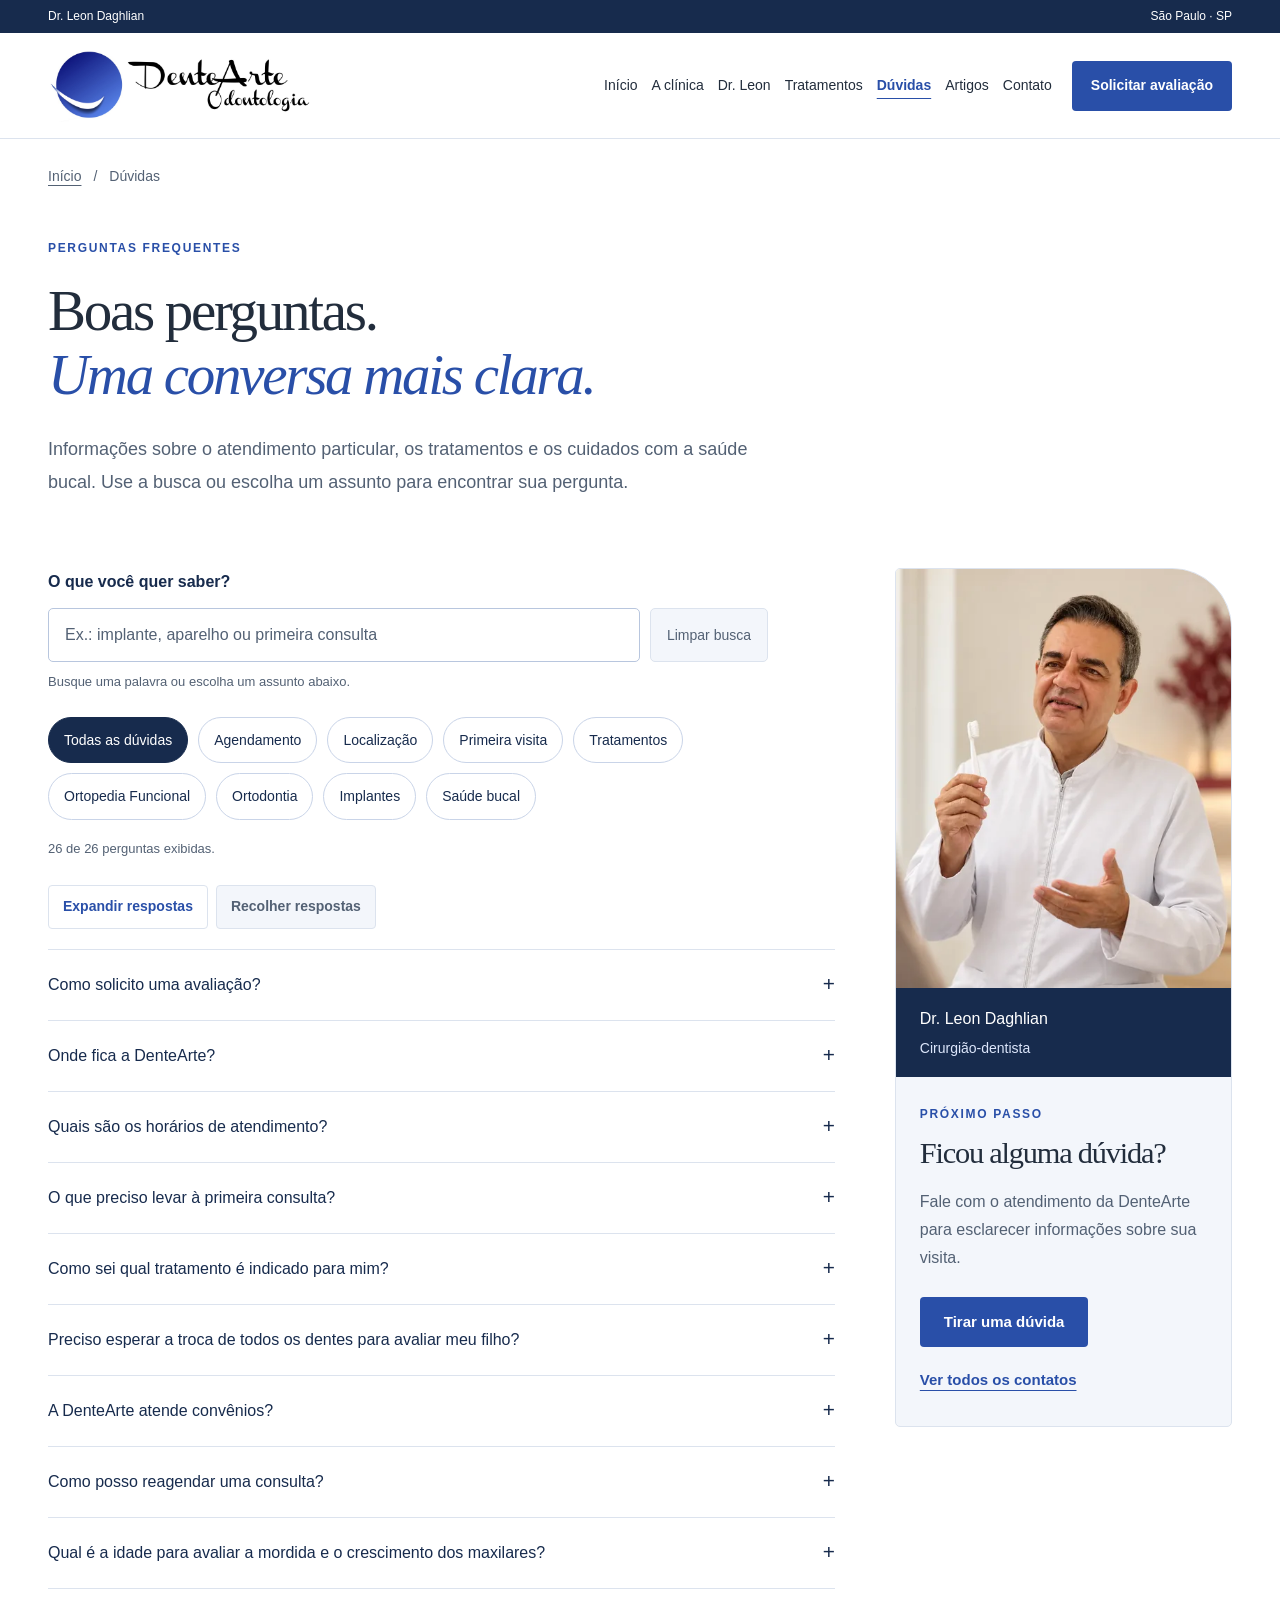
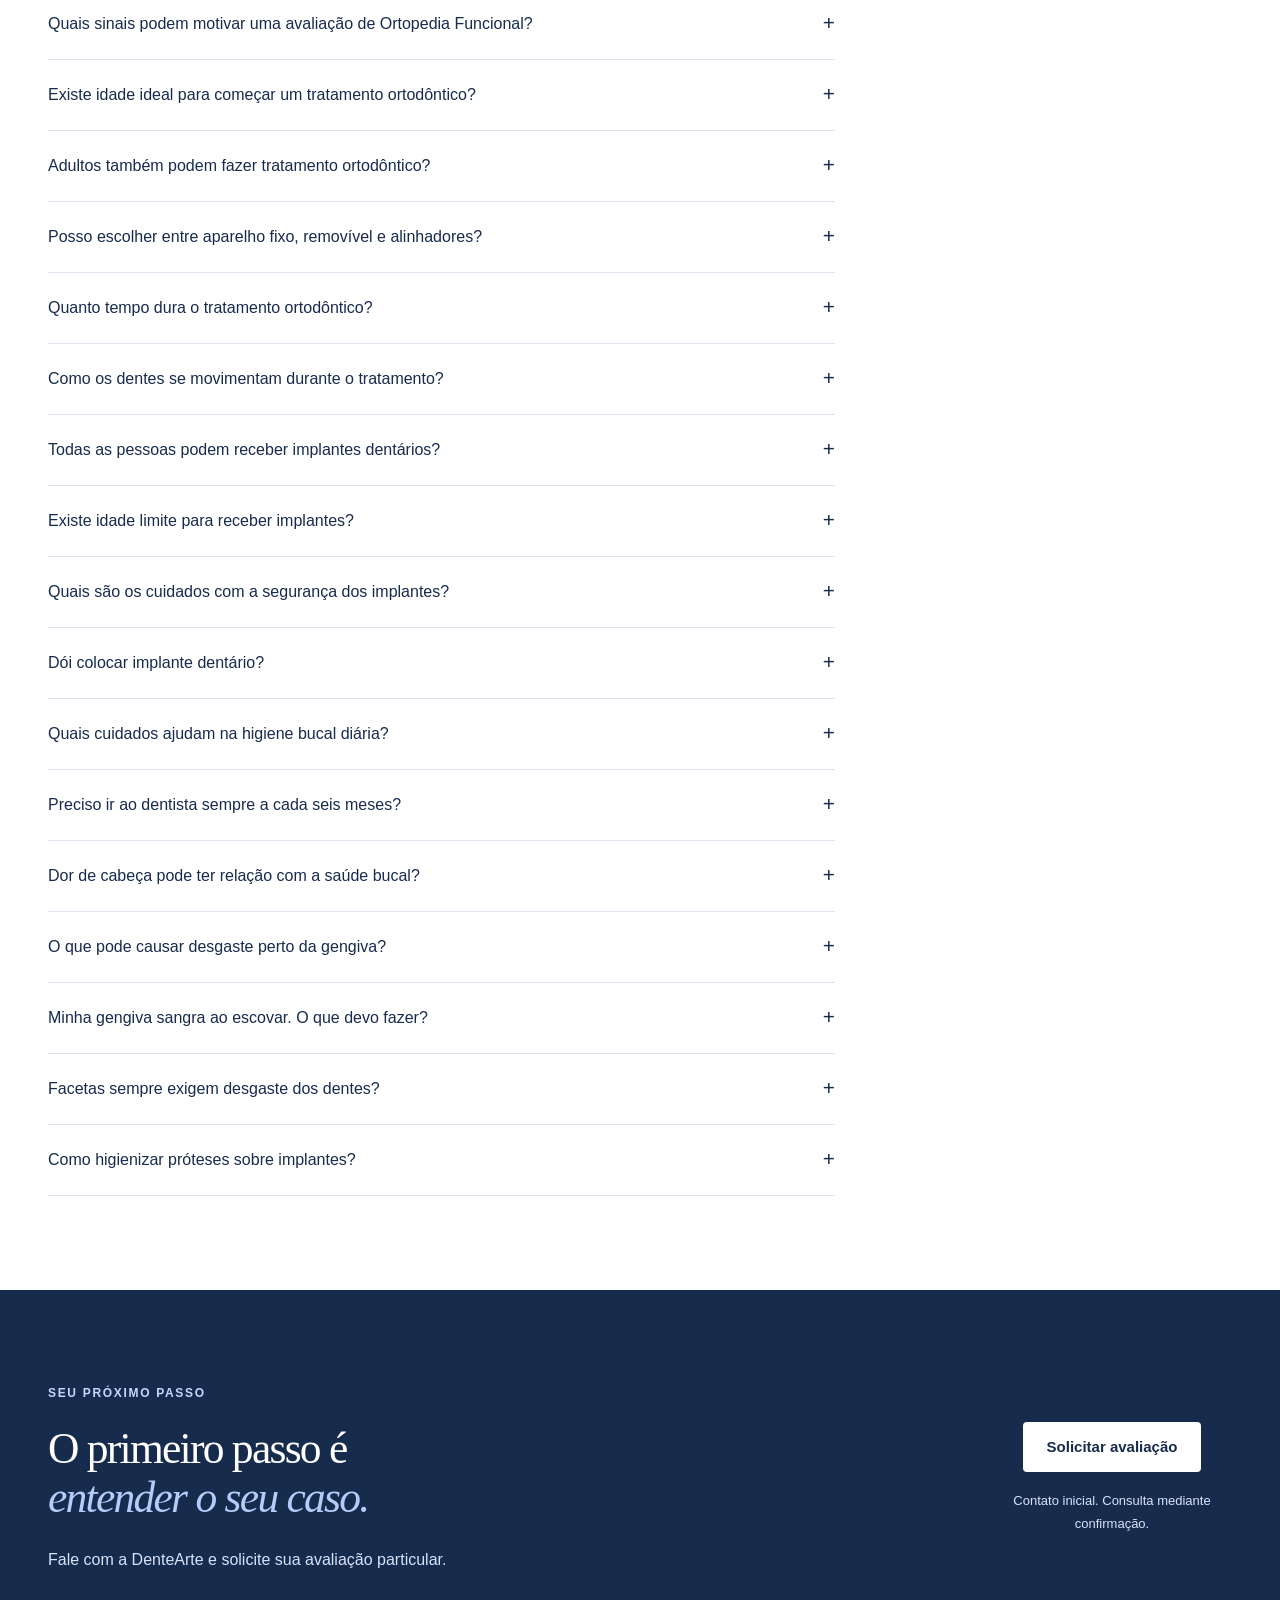
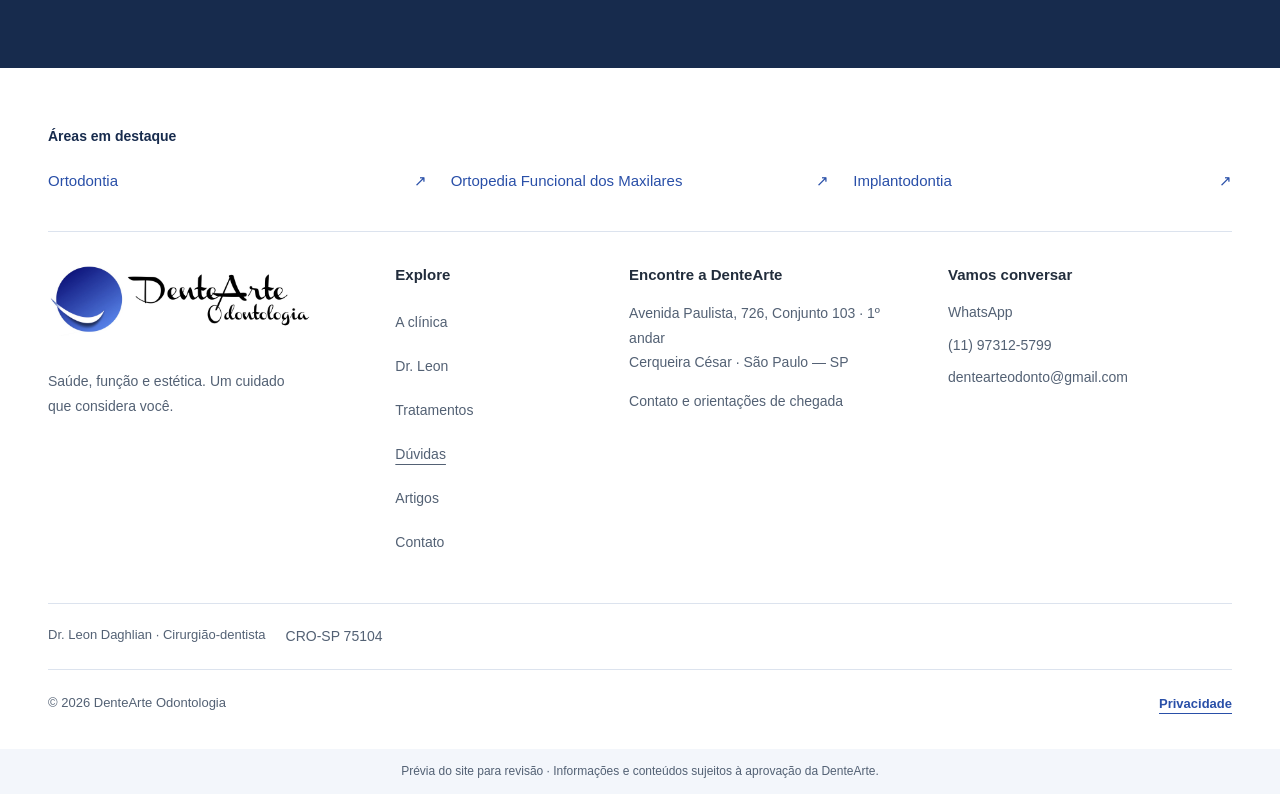
<file: duvidas.html>
<!doctype html>
<html lang="pt-BR">
<head>
  <meta charset="utf-8">
  <meta name="viewport" content="width=device-width, initial-scale=1">
  <meta name="referrer" content="no-referrer">
  <meta name="theme-color" content="#294FA8">
  <meta name="description" content="Respostas sobre avaliação, Ortodontia, Ortopedia Funcional, implantes, saúde bucal e atendimento particular na DenteArte.">
  <meta name="robots" content="noindex, nofollow">
  <meta property="og:type" content="website">
  <meta property="og:locale" content="pt_BR">
  <meta property="og:title" content="Dúvidas sobre tratamentos e atendimento | DenteArte">
  <meta property="og:description" content="Respostas sobre avaliação, Ortodontia, Ortopedia Funcional, implantes, saúde bucal e atendimento particular na DenteArte.">
  <meta property="og:site_name" content="DenteArte Odontologia">
  
  <meta property="og:image" content="https://www.dentearte.com/assets/runtime/leon-duvidas.524b4b051af4cb72.webp"><meta property="og:image:alt" content="Dr. Leon Daghlian em gesto de orientação no consultório">
  <title>Dúvidas sobre tratamentos e atendimento | DenteArte</title>
  <link rel="icon" type="image/png" href="assets/runtime/favicon.35aedf105b13063a.png">
  
  <link rel="stylesheet" href="assets/runtime/styles.f822cd32fe6638b9.css">
  <script src="assets/runtime/app.6efefcf47bba2258.js" defer></script>
<script src="assets/runtime/directory.65a8af8b80c2072c.js" defer></script>
</head>

<body>
<a class="skip-link" href="#conteudo">Pular para o conteúdo</a>
<div class="topbar"><div class="wrap"><span>Dr. Leon Daghlian</span><span>São Paulo · SP</span></div></div>
<header class="header" id="inicio">
  <div class="header-inner wrap">
    <a class="brand brand-header" href="index.html" aria-label="DenteArte Odontologia, início"><img class="brand-logo" src="assets/runtime/dentearte-odontologia.8fee840954c250de.jpg" width="1644" height="452" alt="" decoding="async"></a>
    <nav class="nav" id="main-nav" aria-label="Menu principal"><a href="index.html">Início</a>
<a href="clinica.html">A clínica</a>
<a href="profissional.html">Dr. Leon</a>
<a href="tratamentos.html">Tratamentos</a>
<a href="duvidas.html" aria-current="page">Dúvidas</a>
<a href="artigos.html">Artigos</a>
<a href="contato.html">Contato</a></nav>
    <a class="button button-blue header-cta"  data-book href="contato.html" aria-haspopup="dialog">Solicitar avaliação</a>
    <button class="menu-toggle" type="button" aria-label="Abrir menu" aria-controls="main-nav" aria-expanded="false"><span></span><span></span></button>
  </div>
</header>

<noscript><p class="noscript-note">A preparação de mensagem e os filtros usam JavaScript. Você também pode utilizar os contatos disponíveis no rodapé ou na página Contato.</p></noscript>
<main id="conteudo" tabindex="-1">
<nav class="breadcrumbs wrap" aria-label="Caminho da página"><a href="index.html">Início</a><span aria-hidden="true">/</span><span aria-current="page">Dúvidas</span></nav>
<section class="page-hero wrap"><p class="eyebrow">PERGUNTAS FREQUENTES</p><h1>Boas perguntas.<br><em>Uma conversa mais clara.</em></h1><p class="page-description">Informações sobre o atendimento particular, os tratamentos e os cuidados com a saúde bucal. Use a busca ou escolha um assunto para encontrar sua pergunta.</p></section>
<section class="wrap faq-directory faq-with-portrait">
  <div class="faq-content">
    <form class="directory-search" id="faq-search" role="search" aria-label="Buscar perguntas frequentes" hidden>
      <label for="faq-query">O que você quer saber?</label>
      <div class="search-row"><input id="faq-query" type="search" maxlength="120" autocomplete="off" placeholder="Ex.: implante, aparelho ou primeira consulta" aria-controls="faq-results" aria-describedby="faq-status"><button class="search-clear" id="faq-clear" type="button">Limpar busca</button></div>
      <p class="search-hint">Busque uma palavra ou escolha um assunto abaixo.</p>
    </form>
    <div class="filters faq-filters" data-faq-filters role="group" aria-label="Filtrar perguntas por assunto" hidden><button class="filter active" type="button" aria-pressed="true" aria-controls="faq-results" data-faq-filter="">Todas as dúvidas</button><button class="filter" type="button" aria-pressed="false" aria-controls="faq-results" data-faq-filter="Agendamento">Agendamento</button><button class="filter" type="button" aria-pressed="false" aria-controls="faq-results" data-faq-filter="Localização">Localização</button><button class="filter" type="button" aria-pressed="false" aria-controls="faq-results" data-faq-filter="Primeira visita">Primeira visita</button><button class="filter" type="button" aria-pressed="false" aria-controls="faq-results" data-faq-filter="Tratamentos">Tratamentos</button><button class="filter" type="button" aria-pressed="false" aria-controls="faq-results" data-faq-filter="Ortopedia Funcional">Ortopedia Funcional</button><button class="filter" type="button" aria-pressed="false" aria-controls="faq-results" data-faq-filter="Ortodontia">Ortodontia</button><button class="filter" type="button" aria-pressed="false" aria-controls="faq-results" data-faq-filter="Implantes">Implantes</button><button class="filter" type="button" aria-pressed="false" aria-controls="faq-results" data-faq-filter="Saúde bucal">Saúde bucal</button></div>
    <p id="faq-status" class="filter-status" role="status" aria-live="polite" aria-atomic="true">26 perguntas disponíveis.</p>
    <div class="faq-actions" id="faq-actions" role="group" aria-label="Respostas das perguntas exibidas" hidden><button id="faq-expand" type="button" aria-controls="faq-results">Expandir respostas</button><button id="faq-collapse" type="button" aria-controls="faq-results">Recolher respostas</button></div>
    <div class="faq-list" id="faq-results"><details id="pergunta-solicitar-avaliacao" data-faq-item data-faq-category="Agendamento"><summary>Como solicito uma avaliação?<span aria-hidden="true">+</span></summary><p class="faq-answer">Entre em contato pelo WhatsApp (11) 97312-5799, telefone ou e-mail. O atendimento informa a disponibilidade e confirma o horário da consulta.</p><a class="faq-permalink" href="#pergunta-solicitar-avaliacao">Link para esta pergunta</a></details>
<details id="pergunta-localizacao" data-faq-item data-faq-category="Localização"><summary>Onde fica a DenteArte?<span aria-hidden="true">+</span></summary><p class="faq-answer">Avenida Paulista, 726, Conjunto 103 · 1º andar. Cerqueira César · São Paulo — SP. Próximo ao metrô Brigadeiro. Confirme com o atendimento a entrada do edifício e as orientações de chegada ao conjunto 103.</p><a class="faq-permalink" href="#pergunta-localizacao">Link para esta pergunta</a></details>
<details id="pergunta-horarios" data-faq-item data-faq-category="Agendamento"><summary>Quais são os horários de atendimento?<span aria-hidden="true">+</span></summary><p class="faq-answer">O atendimento ocorre de segunda a sexta, das 9h às 20h, e aos sábados quinzenais, das 8h às 12h, com agendamento. Confirme os sábados disponíveis antes de planejar sua visita.</p><a class="faq-permalink" href="#pergunta-horarios">Link para esta pergunta</a></details>
<details id="pergunta-primeira-consulta" data-faq-item data-faq-category="Primeira visita"><summary>O que preciso levar à primeira consulta?<span aria-hidden="true">+</span></summary><p class="faq-answer">Leve exames anteriores pertinentes, uma relação dos medicamentos em uso e informações sobre seu histórico de saúde. Anote suas dúvidas e confirme com o atendimento os documentos necessários.</p><a class="faq-permalink" href="#pergunta-primeira-consulta">Link para esta pergunta</a></details>
<details id="pergunta-tratamento-indicado" data-faq-item data-faq-category="Tratamentos"><summary>Como sei qual tratamento é indicado para mim?<span aria-hidden="true">+</span></summary><p class="faq-answer">A indicação depende de avaliação. O Dr. Leon considera sua saúde bucal, seu histórico e suas expectativas para explicar as possibilidades e as etapas de cuidado.</p><a class="faq-permalink" href="#pergunta-tratamento-indicado">Link para esta pergunta</a></details>
<details id="pergunta-avaliacao-infantil" data-faq-item data-faq-category="Ortopedia Funcional"><summary>Preciso esperar a troca de todos os dentes para avaliar meu filho?<span aria-hidden="true">+</span></summary><p class="faq-answer">Não, é necessário avaliar a partir dos quatro ou cinco anos. Se houver problemas a serem corrigidos o tratamento pode iniciar logo ou esperar até os sete anos, mas a avaliação para conhecer as necessidades da criança deve ser cedo, se esperar a troca dos dentes pode ser tarde demais.</p><a class="text-link faq-related" href="tratamento-ortopedia-funcional.html">Entender esse tratamento</a><a class="faq-permalink" href="#pergunta-avaliacao-infantil">Link para esta pergunta</a></details>
<details id="pergunta-valores-e-pagamento" data-faq-item data-faq-category="Agendamento"><summary>A DenteArte atende convênios?<span aria-hidden="true">+</span></summary><p class="faq-answer">O atendimento informado pela DenteArte é particular. Consulte a equipe sobre o valor da avaliação e as formas de pagamento. O orçamento de um tratamento é definido a partir do planejamento individual.</p><a class="faq-permalink" href="#pergunta-valores-e-pagamento">Link para esta pergunta</a></details>
<details id="pergunta-reagendamento" data-faq-item data-faq-category="Agendamento"><summary>Como posso reagendar uma consulta?<span aria-hidden="true">+</span></summary><p class="faq-answer">Fale com o atendimento para solicitar a alteração e consultar a nova disponibilidade. Aguarde a confirmação da equipe antes de considerar a nova data marcada.</p><a class="faq-permalink" href="#pergunta-reagendamento">Link para esta pergunta</a></details>
<details id="pergunta-ortopedia-idade" data-faq-item data-faq-category="Ortopedia Funcional"><summary>Qual é a idade para avaliar a mordida e o crescimento dos maxilares?<span aria-hidden="true">+</span></summary><p class="faq-answer">O momento depende do desenvolvimento e do problema observado. A avaliação durante a infância permite acompanhar o crescimento e verificar se existe indicação de intervenção.</p><a class="text-link faq-related" href="tratamento-ortopedia-funcional.html">Entender esse tratamento</a><a class="faq-permalink" href="#pergunta-ortopedia-idade">Link para esta pergunta</a></details>
<details id="pergunta-ortopedia-sinais" data-faq-item data-faq-category="Ortopedia Funcional"><summary>Quais sinais podem motivar uma avaliação de Ortopedia Funcional?<span aria-hidden="true">+</span></summary><p class="faq-answer">Observe seu filho, caso ele apresente dificuldade ao engolir alimentos, se ele come de boca aberta, o queixo muito pequeno ou grande demais a ponto de cruzar os dentes da frente, assimetrias ou qualquer alteração ou dúvida, procure logo agendar uma consulta, isto pode evitar muitos problemas no futuro.</p><a class="text-link faq-related" href="tratamento-ortopedia-funcional.html">Entender esse tratamento</a><a class="faq-permalink" href="#pergunta-ortopedia-sinais">Link para esta pergunta</a></details>
<details id="pergunta-ortodontia-idade" data-faq-item data-faq-category="Ortodontia"><summary>Existe idade ideal para começar um tratamento ortodôntico?<span aria-hidden="true">+</span></summary><p class="faq-answer">A idade é apenas parte da avaliação. Desenvolvimento, saúde dos dentes e gengivas, condições ósseas e objetivos do tratamento ajudam a definir a indicação e o momento de começar.</p><a class="text-link faq-related" href="tratamento-ortodontia.html">Entender esse tratamento</a><a class="faq-permalink" href="#pergunta-ortodontia-idade">Link para esta pergunta</a></details>
<details id="pergunta-ortodontia-adultos" data-faq-item data-faq-category="Ortodontia"><summary>Adultos também podem fazer tratamento ortodôntico?<span aria-hidden="true">+</span></summary><p class="faq-answer">Sim, adultos podem ser avaliados para tratamento ortodôntico. A indicação e as possibilidades dependem das condições de saúde bucal e do planejamento. A consulta também esclarece a relação entre alinhamento, mordida e outros cuidados eventualmente necessários.</p><a class="text-link faq-related" href="tratamento-ortodontia.html">Entender esse tratamento</a><a class="faq-permalink" href="#pergunta-ortodontia-adultos">Link para esta pergunta</a></details>
<details id="pergunta-ortodontia-aparelho" data-faq-item data-faq-category="Ortodontia"><summary>Posso escolher entre aparelho fixo, removível e alinhadores?<span aria-hidden="true">+</span></summary><p class="faq-answer">O profissional explica quais opções são adequadas ao caso. Quando há mais de uma alternativa viável, suas preferências, rotina e possibilidade de colaboração participam da decisão. Nem todos os tipos de aparelho atendem às mesmas necessidades.</p><a class="text-link faq-related" href="tratamento-ortodontia.html">Entender esse tratamento</a><a class="faq-permalink" href="#pergunta-ortodontia-aparelho">Link para esta pergunta</a></details>
<details id="pergunta-ortodontia-duracao" data-faq-item data-faq-category="Ortodontia"><summary>Quanto tempo dura o tratamento ortodôntico?<span aria-hidden="true">+</span></summary><p class="faq-answer">O tempo varia com o tipo de movimentação, as condições de saúde bucal, a resposta individual e o acompanhamento. O número de dentes aparentemente fora de posição não determina sozinho a duração. Uma estimativa só pode ser discutida após avaliação e planejamento.</p><a class="text-link faq-related" href="tratamento-ortodontia.html">Entender esse tratamento</a><a class="faq-permalink" href="#pergunta-ortodontia-duracao">Link para esta pergunta</a></details>
<details id="pergunta-ortodontia-movimento" data-faq-item data-faq-category="Ortodontia"><summary>Como os dentes se movimentam durante o tratamento?<span aria-hidden="true">+</span></summary><p class="faq-answer">Forças controladas aplicadas pelos aparelhos estimulam a adaptação dos tecidos ao redor dos dentes, permitindo sua movimentação gradual. A intensidade, o ritmo e as etapas precisam de acompanhamento profissional.</p><a class="text-link faq-related" href="tratamento-ortodontia.html">Entender esse tratamento</a><a class="faq-permalink" href="#pergunta-ortodontia-movimento">Link para esta pergunta</a></details>
<details id="pergunta-implantes-indicacao" data-faq-item data-faq-category="Implantes"><summary>Todas as pessoas podem receber implantes dentários?<span aria-hidden="true">+</span></summary><p class="faq-answer">A indicação depende de avaliação individual. Saúde bucal, condições ósseas, histórico de saúde, tabagismo e medicamentos em uso precisam ser considerados. Informe o uso de todos os medicamentos e não interrompa tratamentos por conta própria.</p><a class="text-link faq-related" href="tratamento-implantodontia.html">Entender esse tratamento</a><a class="faq-permalink" href="#pergunta-implantes-indicacao">Link para esta pergunta</a></details>
<details id="pergunta-implantes-idade" data-faq-item data-faq-category="Implantes"><summary>Existe idade limite para receber implantes?<span aria-hidden="true">+</span></summary><p class="faq-answer">A idade, sozinha, não define a indicação. O profissional avalia o desenvolvimento, as condições de saúde, a possibilidade de cirurgia e os cuidados necessários para o acompanhamento.</p><a class="text-link faq-related" href="tratamento-implantodontia.html">Entender esse tratamento</a><a class="faq-permalink" href="#pergunta-implantes-idade">Link para esta pergunta</a></details>
<details id="pergunta-implantes-seguranca" data-faq-item data-faq-category="Implantes"><summary>Quais são os cuidados com a segurança dos implantes?<span aria-hidden="true">+</span></summary><p class="faq-answer">Como qualquer procedimento cirúrgico, a colocação de implantes envolve riscos e pode apresentar complicações. Avaliação, planejamento, orientações e acompanhamento são importantes. Na consulta, pergunte sobre benefícios, riscos e alternativas para o seu caso.</p><a class="text-link faq-related" href="tratamento-implantodontia.html">Entender esse tratamento</a><a class="faq-permalink" href="#pergunta-implantes-seguranca">Link para esta pergunta</a></details>
<details id="pergunta-implantes-dor" data-faq-item data-faq-category="Implantes"><summary>Dói colocar implante dentário?<span aria-hidden="true">+</span></summary><p class="faq-answer">A anestesia e as medidas de controle do desconforto fazem parte do planejamento. Todo cuidado é tomado para evitar ao máximo o desconforto. Os cuidados começam no pré-operatório, durante e após a cirurgia, todo cuidado e acompanhamento é feito sempre para promover o máximo de segurança e conforto.</p><a class="text-link faq-related" href="tratamento-implantodontia.html">Entender esse tratamento</a><a class="faq-permalink" href="#pergunta-implantes-dor">Link para esta pergunta</a></details>
<details id="pergunta-higiene-bucal" data-faq-item data-faq-category="Saúde bucal"><summary>Quais cuidados ajudam na higiene bucal diária?<span aria-hidden="true">+</span></summary><p class="faq-answer">Escovação cuidadosa com creme dental fluoretado e limpeza entre os dentes fazem parte da rotina de higiene. A técnica e os acessórios devem ser adequados à sua boca. Após a escovação faça um bom enxague, duas ou três vezes para retirar os restos entre os dentes.</p><a class="faq-permalink" href="#pergunta-higiene-bucal">Link para esta pergunta</a></details>
<details id="pergunta-frequencia-consultas" data-faq-item data-faq-category="Saúde bucal"><summary>Preciso ir ao dentista sempre a cada seis meses?<span aria-hidden="true">+</span></summary><p class="faq-answer">O intervalo de acompanhamento depende das necessidades e dos fatores de risco de cada pessoa. Converse com o profissional sobre a periodicidade indicada. Não espere a data de rotina se surgir uma alteração ou desconforto.</p><a class="faq-permalink" href="#pergunta-frequencia-consultas">Link para esta pergunta</a></details>
<details id="pergunta-dor-de-cabeca" data-faq-item data-faq-category="Saúde bucal"><summary>Dor de cabeça pode ter relação com a saúde bucal?<span aria-hidden="true">+</span></summary><p class="faq-answer">Algumas queixas podem se relacionar a condições da boca ou da região da face, mas a localização da dor não é suficiente para determinar a causa. A avaliação profissional orienta a investigação e, quando necessário, o encaminhamento para outro atendimento.</p><a class="faq-permalink" href="#pergunta-dor-de-cabeca">Link para esta pergunta</a></details>
<details id="pergunta-desgaste-gengiva" data-faq-item data-faq-category="Saúde bucal"><summary>O que pode causar desgaste perto da gengiva?<span aria-hidden="true">+</span></summary><p class="faq-answer">Alterações nessa região podem envolver diferentes fatores. A aparência e a distribuição do desgaste não bastam para identificar a causa. Uma avaliação permite examinar os dentes e conversar sobre hábitos, sintomas e possibilidades de cuidado.</p><a class="faq-permalink" href="#pergunta-desgaste-gengiva">Link para esta pergunta</a></details>
<details id="pergunta-gengiva-sangra" data-faq-item data-faq-category="Saúde bucal"><summary>Minha gengiva sangra ao escovar. O que devo fazer?<span aria-hidden="true">+</span></summary><p class="faq-answer">Sangramento gengival merece atenção e avaliação. Mantenha a higiene com cuidado, sem aumentar a força da escovação, e procure orientação para identificar a causa. Lembre-se de escovar e sempre massagear as gengivas com uma escova de cabeça pequena e macia.</p><a class="faq-permalink" href="#pergunta-gengiva-sangra">Link para esta pergunta</a></details>
<details id="pergunta-facetas-desgaste" data-faq-item data-faq-category="Saúde bucal"><summary>Facetas sempre exigem desgaste dos dentes?<span aria-hidden="true">+</span></summary><p class="faq-answer">A necessidade e a extensão do preparo variam conforme a indicação, a condição dos dentes e o tipo de restauração. Antes de decidir, esclareça alternativas, limites e cuidados. Não é possível garantir ausência de desgaste sem avaliar o caso.</p><a class="faq-permalink" href="#pergunta-facetas-desgaste">Link para esta pergunta</a></details>
<details id="pergunta-implantes-higiene" data-faq-item data-faq-category="Implantes"><summary>Como higienizar próteses sobre implantes?<span aria-hidden="true">+</span></summary><p class="faq-answer">A rotina de limpeza depende do tipo de prótese e do acesso às superfícies ao redor dos implantes. Escovas e recursos de limpeza entre os dentes ou sob a prótese podem ser indicados individualmente. Bochechos não substituem a limpeza mecânica nem as consultas de manutenção.</p><a class="text-link faq-related" href="tratamento-implantodontia.html">Entender esse tratamento</a><a class="faq-permalink" href="#pergunta-implantes-higiene">Link para esta pergunta</a></details></div>
    <div id="faq-empty" class="search-empty" hidden><p>Nenhuma pergunta encontrada. Tente outra palavra ou veja todas as dúvidas.</p><button id="faq-reset" class="text-link" type="button">Ver todas as dúvidas</button></div>
  </div>
  <aside class="faq-support" aria-labelledby="faq-support-title">
    <figure class="portrait faq-portrait photo-portrait"><div class="portrait-window"><img src="assets/runtime/leon-duvidas.524b4b051af4cb72.webp" alt="Dr. Leon Daghlian em gesto de orientação no consultório" width="1122" height="1402" loading="lazy" decoding="async" srcset="assets/runtime/leon-duvidas-480.decdf08528c13b9f.webp 480w, assets/runtime/leon-duvidas-768.cf863b2a2fcfc519.webp 768w, assets/runtime/leon-duvidas.524b4b051af4cb72.webp 1122w" sizes="(max-width: 650px) calc(100vw - 40px), (max-width: 1180px) 42vw, 480px"></div><figcaption><strong>Dr. Leon Daghlian</strong><span>Cirurgião-dentista</span></figcaption></figure>
    <div class="faq-support-copy"><p class="eyebrow">PRÓXIMO PASSO</p><h2 id="faq-support-title">Ficou alguma dúvida?</h2><p>Fale com o atendimento da DenteArte para esclarecer informações sobre sua visita.</p><a class="button button-blue"  data-book data-purpose="duvida" href="contato.html" aria-haspopup="dialog">Tirar uma dúvida</a><a class="text-link" href="contato.html">Ver todos os contatos</a></div>
  </aside>
</section>
<section class="closing section-space">
  <div class="wrap closing-inner"><div><p class="eyebrow">SEU PRÓXIMO PASSO</p><h2>O primeiro passo é<br><em>entender o seu caso.</em></h2><p>Fale com a DenteArte e solicite sua avaliação particular.</p></div><div class="closing-action"><a class="button button-light"  data-book href="contato.html" aria-haspopup="dialog">Solicitar avaliação</a><span>Contato inicial. Consulta mediante confirmação.</span></div></div>
</section>

</main>
<footer class="footer">
  <nav class="footer-treatments wrap" aria-labelledby="footer-treatments-title"><h2 id="footer-treatments-title">Áreas em destaque</h2><ul><li><a href="tratamento-ortodontia.html">Ortodontia<span aria-hidden="true">↗</span></a></li><li><a href="tratamento-ortopedia-funcional.html">Ortopedia Funcional dos Maxilares<span aria-hidden="true">↗</span></a></li><li><a href="tratamento-implantodontia.html">Implantodontia<span aria-hidden="true">↗</span></a></li></ul></nav>
  <div class="wrap footer-main">
    <div><a class="brand brand-footer" href="index.html" aria-label="DenteArte Odontologia, início"><img class="brand-logo" src="assets/runtime/dentearte-odontologia.8fee840954c250de.jpg" width="1644" height="452" alt="" decoding="async"></a><p>Saúde, função e estética. Um cuidado que considera você.</p></div>
    <div><h2>Explore</h2><nav aria-label="Explore o site"><a href="clinica.html">A clínica</a>
<a href="profissional.html">Dr. Leon</a>
<a href="tratamentos.html">Tratamentos</a>
<a href="duvidas.html" aria-current="page">Dúvidas</a>
<a href="artigos.html">Artigos</a>
<a href="contato.html">Contato</a></nav></div>
    <div><h2>Encontre a DenteArte</h2><address>Avenida Paulista, 726, Conjunto 103 · 1º andar<br>Cerqueira César · São Paulo — SP</address><a href="contato.html">Contato e orientações de chegada</a></div>
    <div><h2>Vamos conversar</h2><a href="https://wa.me/5511973125799?text=Ol%C3%A1%2C%20conheci%20a%20DenteArte%20Odontologia%20pelo%20site%20e%20gostaria%20de%20informa%C3%A7%C3%B5es%20para%20agendar%20uma%20avalia%C3%A7%C3%A3o." target="_blank" rel="noopener noreferrer">WhatsApp</a>
<a href="tel:+5511973125799">(11) 97312-5799</a>
<a href="mailto:dentearteodonto@gmail.com">dentearteodonto@gmail.com</a></div>
  </div>
  <div class="wrap footer-professional"><span>Dr. Leon Daghlian · Cirurgião-dentista</span><span class="professional-registration">CRO-SP 75104</span></div>
  <div class="wrap footer-bottom"><span>© <span id="year">2026</span> DenteArte Odontologia</span><a id="privacy-open" class="text-link" href="privacidade.html" aria-controls="privacy-dialog" aria-haspopup="dialog">Privacidade</a></div>
  <p class="review-note">Prévia do site para revisão · Informações e conteúdos sujeitos à aprovação da DenteArte.</p>
</footer>
<nav class="mobile-actions" aria-label="Atalhos de atendimento">
  <a class="button button-outline" href="contato.html#como-chegar">Como chegar</a>
  <a class="button button-blue"  data-book href="contato.html" aria-haspopup="dialog">Solicitar avaliação</a>
</nav>

<dialog id="booking-dialog" aria-labelledby="booking-title" aria-describedby="booking-description">
  <div class="dialog-toolbar"><button class="dialog-close" type="button" aria-label="Fechar contato" data-close="booking-dialog">×</button></div>
  <div class="dialog-inner">
    <p class="eyebrow">CONTATO COM A DENTEARTE</p>
    <h2 id="booking-title">Vamos <em>conversar?</em></h2>
    <p id="booking-description">Escolha o motivo do contato para preparar uma mensagem. Você poderá revisar o texto e continuar pelo canal de sua preferência.</p>
    <form id="booking-form">
      <label for="purpose">Como podemos ajudar?</label>
      <select id="purpose" name="purpose" aria-controls="booking-interest-field booking-period-field">
        <option value="avaliacao">Solicitar avaliação</option>
        <option value="duvida">Tirar uma dúvida</option>
        <option value="reagendamento">Reagendar consulta</option>
      </select>
      <div id="booking-interest-field" class="booking-field">
        <label for="interest">Sobre o que você quer conversar?</label>
        <select id="interest" name="interest"><option>Avaliação inicial</option><option>Informações sobre atendimento</option><option>Ortodontia</option><option>Ortopedia Funcional dos Maxilares</option><option>Implantodontia</option><option>Check-up Microscópico Digital</option><option>Endodontia</option><option>Periodontia</option><option>Próteses dentárias</option><option>Dentística e estética dental</option></select>
      </div>
      <div id="booking-period-field" class="booking-field">
        <label for="period">Qual período você prefere?</label>
        <select id="period" name="period" aria-describedby="period-hint">
          <option value="Sem preferência">Sem preferência</option>
          <option value="Manhã">Manhã</option>
          <option value="Tarde">Tarde</option>
          <option value="Noite">Noite</option>
        </select>
        <p id="period-hint" class="booking-hint">Informe sua preferência. A disponibilidade será confirmada pelo atendimento.</p>
      </div>
      <button type="submit" class="button button-blue">Preparar mensagem</button>
    </form>
    <div id="booking-result" hidden><label for="message">Confira e ajuste a mensagem</label><textarea id="message" rows="6" maxlength="2000" aria-describedby="message-hint message-count"></textarea><p id="message-count" class="booking-hint message-count">0 de 2.000 caracteres</p><p id="message-hint" class="booking-hint">Você pode personalizar o texto. Os botões abaixo usam a mensagem exibida aqui.</p><div id="booking-channels" class="booking-channels" aria-label="Escolha um canal de contato"></div><button id="copy-message" class="button button-outline" type="button">Copiar mensagem</button><p id="copy-status" class="copy-status" role="status" aria-live="polite"></p><button id="edit-message" class="text-link" type="button">Voltar às preferências</button><p class="booking-hint">Ao preparar novamente, o texto será recriado com suas escolhas.</p></div>
    <p class="contact-disclaimer">A mensagem não é enviada automaticamente. O horário só fica confirmado após o retorno do atendimento.</p>
  </div>
</dialog>
<dialog id="privacy-dialog" aria-labelledby="privacy-title">
  <div class="dialog-toolbar"><button class="dialog-close" type="button" aria-label="Fechar privacidade" data-close="privacy-dialog">×</button></div>
  <div class="dialog-inner"><p class="eyebrow">PRIVACIDADE</p><h2 id="privacy-title">Sobre o uso <em>deste site.</em></h2><p>Este site apresenta informações sobre a DenteArte. A preparação da mensagem acontece apenas no seu navegador, sem cadastro ou armazenamento permanente das preferências.</p>
<p>As buscas e os filtros de dúvidas e tratamentos acontecem no navegador. Os termos pesquisados não são enviados pelo site nem gravados em armazenamento permanente.</p>
<p>Ao escolher WhatsApp ou e-mail, o texto é encaminhado ao aplicativo selecionado para revisão e envio por você. O botão de telefone abre o aplicativo de chamadas. O tratamento dos dados nesses canais segue as práticas dos respectivos serviços e do atendimento.</p>
<p>Não há ferramentas de publicidade, análise de visitas, mapas incorporados ou reprodução automática de vídeos. A tipografia utiliza fontes disponíveis no dispositivo, sem solicitação ao Google Fonts.</p>
<p>Os vídeos de apresentação, recepção, consultório e entrada são servidos pela própria hospedagem do site e só começam a tocar quando você escolhe assistir, sem carregamento antecipado do vídeo.</p>
<p>As miniaturas dos demais vídeos são carregadas do YouTube. Ao clicar em uma capa ou em “Assistir no YouTube”, você abre o vídeo nesse serviço. A hospedagem poderá processar informações técnicas para disponibilizar o site. Mapas e redes sociais também abrem serviços externos.</p>
<p>Para conversar com a DenteArte sobre privacidade: <a href="mailto:dentearteodonto@gmail.com">dentearteodonto@gmail.com</a>.</p>
<a class="text-link" href="privacidade.html">Ver página de privacidade</a></div></dialog>
<script id="site-data" type="application/json">{"name":"DenteArte Odontologia","whatsapp":"5511973125799","email":"dentearteodonto@gmail.com","phone":"+5511973125799","emailSubject":"Solicitação de avaliação — DenteArte"}</script>

<svg xmlns="http://www.w3.org/2000/svg" class="svg-defs" aria-hidden="true"><defs>
<symbol id="i-pin" viewBox="0 0 24 24"><path d="M20 10c0 6-8 12-8 12S4 16 4 10a8 8 0 1 1 16 0Z"/><circle cx="12" cy="10" r="2.5"/></symbol>
<symbol id="i-search" viewBox="0 0 24 24"><circle cx="10" cy="10" r="6.5"/><path d="m15 15 6 6"/></symbol>
<symbol id="i-shield" viewBox="0 0 24 24"><path d="m12 3-9 4v5c0 5 9 9 9 9s9-4 9-9V7l-9-4Z"/><path d="m8 12 3 3 5-6"/></symbol>
<symbol id="i-heart" viewBox="0 0 24 24"><path d="M20.8 4.6a5.5 5.5 0 0 0-7.8 0L12 5.7l-1.1-1.1a5.5 5.5 0 0 0-7.8 7.8L12 21l8.8-8.6a5.5 5.5 0 0 0 0-7.8Z"/></symbol>
<symbol id="i-align" viewBox="0 0 24 24"><path d="M3 9c4 7 14 7 18 0M3 15c5 7 13 7 18 0M7 10v7M12 12v7M17 10v7"/></symbol>
<symbol id="i-layers" viewBox="0 0 24 24"><path d="m12 3 10 6-10 6L2 9l10-6ZM2 13l10 6 10-6M2 17l10 6 10-6"/></symbol>
<symbol id="i-sparkles" viewBox="0 0 24 24"><path d="m12 3 2.2 6.8L21 12l-6.8 2.2L12 21l-2.2-6.8L3 12l6.8-2.2L12 3ZM20 2v4M18 4h4"/></symbol>
<symbol id="i-quote" viewBox="0 0 24 24"><path d="M10 6H4v7h5c0 3-2 5-5 5M21 6h-6v7h5c0 3-2 5-5 5"/></symbol>
<symbol id="i-film" viewBox="0 0 24 24"><rect x="3" y="3" width="18" height="18" rx="2"/><path d="M7 3v18M17 3v18M3 8h4M3 16h4M17 8h4M17 16h4m-6-9 4 5-4 5Z"/></symbol>
<symbol id="i-mic" viewBox="0 0 24 24"><rect x="8" y="2" width="8" height="13" rx="4"/><path d="M5 10v2a7 7 0 0 0 14 0v-2M12 19v3M8 22h8M9 6h3M9 10h3"/></symbol>
<symbol id="i-book" viewBox="0 0 24 24"><path d="M12 5C9 3 5 3 2 4v15c3-1 7-1 10 1 3-2 7-2 10-1V4c-3-1-7-1-10 1Zm0 0v15M5 8h4M5 12h4M15 8h4M15 12h4"/></symbol>
</defs></svg>

</body>
</html>
</file>
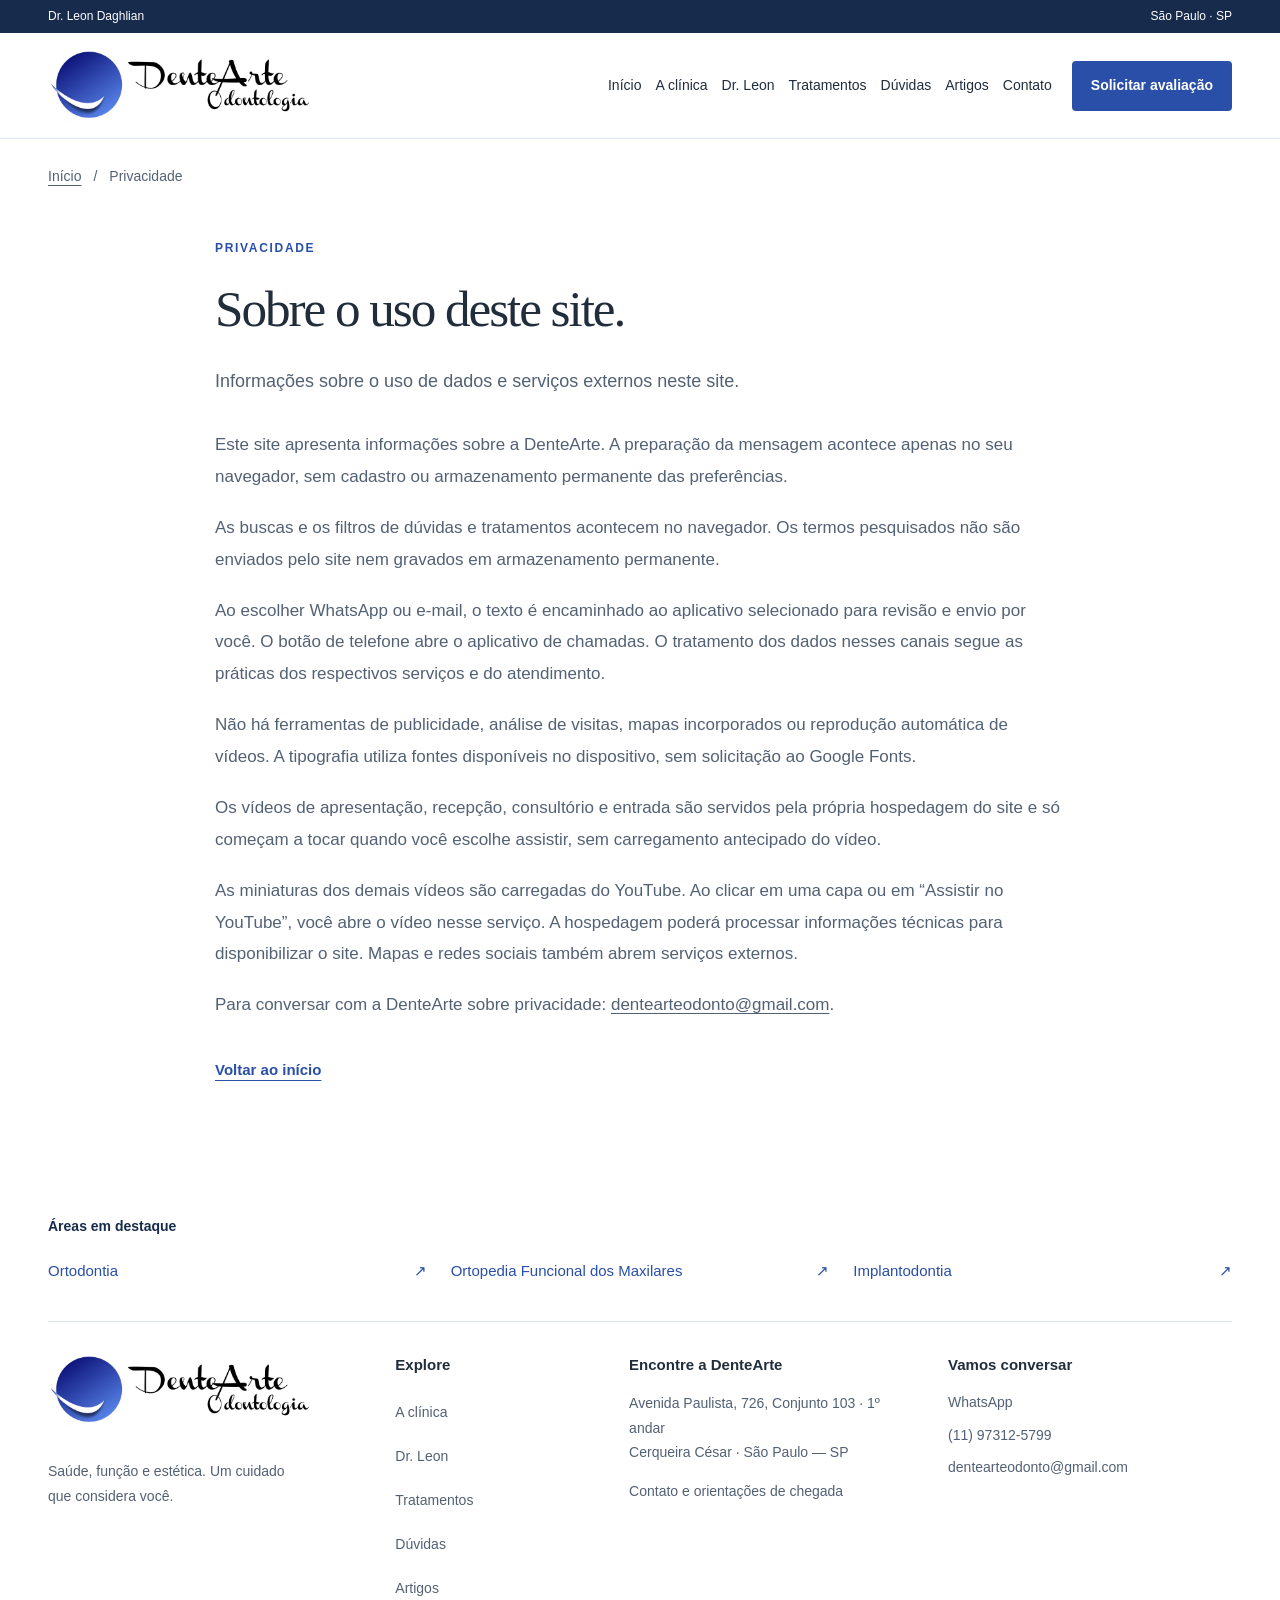
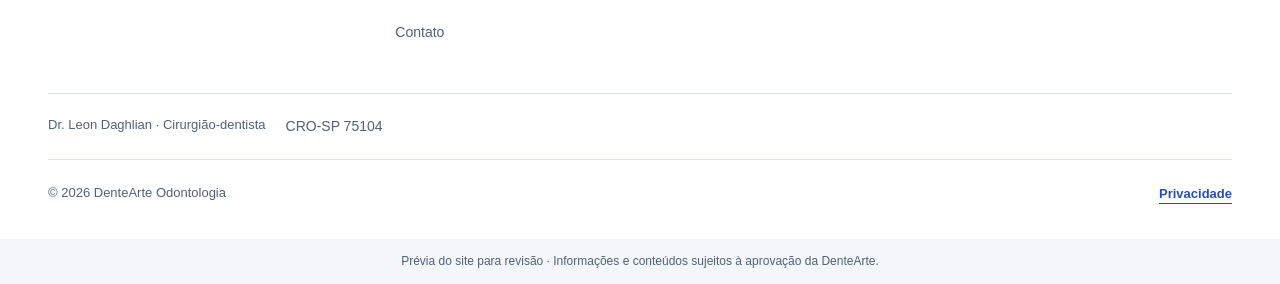
<file: privacidade.html>
<!doctype html>
<html lang="pt-BR">
<head>
  <meta charset="utf-8">
  <meta name="viewport" content="width=device-width, initial-scale=1">
  <meta name="referrer" content="no-referrer">
  <meta name="theme-color" content="#294FA8">
  <meta name="description" content="Informações sobre o uso de dados e serviços externos neste site.">
  <meta name="robots" content="noindex, nofollow">
  <meta property="og:type" content="website">
  <meta property="og:locale" content="pt_BR">
  <meta property="og:title" content="Privacidade — DenteArte Odontologia">
  <meta property="og:description" content="Informações sobre o uso de dados e serviços externos neste site.">
  <meta property="og:site_name" content="DenteArte Odontologia">
  
  <meta property="og:image" content="https://www.dentearte.com/assets/runtime/dentearte-odontologia.8fee840954c250de.jpg"><meta property="og:image:alt" content="DenteArte Odontologia">
  <title>Privacidade — DenteArte Odontologia</title>
  <link rel="icon" type="image/png" href="assets/runtime/favicon.35aedf105b13063a.png">
  
  <link rel="stylesheet" href="assets/runtime/styles.f822cd32fe6638b9.css">
  <script src="assets/runtime/app.6efefcf47bba2258.js" defer></script>
</head>

<body>
<a class="skip-link" href="#conteudo">Pular para o conteúdo</a>
<div class="topbar"><div class="wrap"><span>Dr. Leon Daghlian</span><span>São Paulo · SP</span></div></div>
<header class="header" id="inicio">
  <div class="header-inner wrap">
    <a class="brand brand-header" href="index.html" aria-label="DenteArte Odontologia, início"><img class="brand-logo" src="assets/runtime/dentearte-odontologia.8fee840954c250de.jpg" width="1644" height="452" alt="" decoding="async"></a>
    <nav class="nav" id="main-nav" aria-label="Menu principal"><a href="index.html">Início</a>
<a href="clinica.html">A clínica</a>
<a href="profissional.html">Dr. Leon</a>
<a href="tratamentos.html">Tratamentos</a>
<a href="duvidas.html">Dúvidas</a>
<a href="artigos.html">Artigos</a>
<a href="contato.html">Contato</a></nav>
    <a class="button button-blue header-cta"  data-book href="contato.html" aria-haspopup="dialog">Solicitar avaliação</a>
    <button class="menu-toggle" type="button" aria-label="Abrir menu" aria-controls="main-nav" aria-expanded="false"><span></span><span></span></button>
  </div>
</header>

<main id="conteudo" tabindex="-1">
<nav class="breadcrumbs wrap" aria-label="Caminho da página"><a href="index.html">Início</a><span aria-hidden="true">/</span><span aria-current="page">Privacidade</span></nav>
<article class="page-hero wrap reading-page" aria-labelledby="reading-title">
  <p class="eyebrow">PRIVACIDADE</p>
  <h1 id="reading-title">Sobre o uso deste site.</h1>
  <p class="page-description">Informações sobre o uso de dados e serviços externos neste site.</p>
  
  <div class="reading-body"><p>Este site apresenta informações sobre a DenteArte. A preparação da mensagem acontece apenas no seu navegador, sem cadastro ou armazenamento permanente das preferências.</p>
<p>As buscas e os filtros de dúvidas e tratamentos acontecem no navegador. Os termos pesquisados não são enviados pelo site nem gravados em armazenamento permanente.</p>
<p>Ao escolher WhatsApp ou e-mail, o texto é encaminhado ao aplicativo selecionado para revisão e envio por você. O botão de telefone abre o aplicativo de chamadas. O tratamento dos dados nesses canais segue as práticas dos respectivos serviços e do atendimento.</p>
<p>Não há ferramentas de publicidade, análise de visitas, mapas incorporados ou reprodução automática de vídeos. A tipografia utiliza fontes disponíveis no dispositivo, sem solicitação ao Google Fonts.</p>
<p>Os vídeos de apresentação, recepção, consultório e entrada são servidos pela própria hospedagem do site e só começam a tocar quando você escolhe assistir, sem carregamento antecipado do vídeo.</p>
<p>As miniaturas dos demais vídeos são carregadas do YouTube. Ao clicar em uma capa ou em “Assistir no YouTube”, você abre o vídeo nesse serviço. A hospedagem poderá processar informações técnicas para disponibilizar o site. Mapas e redes sociais também abrem serviços externos.</p>
<p>Para conversar com a DenteArte sobre privacidade: <a href="mailto:dentearteodonto@gmail.com">dentearteodonto@gmail.com</a>.</p>
</div>
  <div class="hero-actions"><a class="text-link" href="index.html">Voltar ao início</a></div>
  
</article>
</main>
<footer class="footer">
  <nav class="footer-treatments wrap" aria-labelledby="footer-treatments-title"><h2 id="footer-treatments-title">Áreas em destaque</h2><ul><li><a href="tratamento-ortodontia.html">Ortodontia<span aria-hidden="true">↗</span></a></li><li><a href="tratamento-ortopedia-funcional.html">Ortopedia Funcional dos Maxilares<span aria-hidden="true">↗</span></a></li><li><a href="tratamento-implantodontia.html">Implantodontia<span aria-hidden="true">↗</span></a></li></ul></nav>
  <div class="wrap footer-main">
    <div><a class="brand brand-footer" href="index.html" aria-label="DenteArte Odontologia, início"><img class="brand-logo" src="assets/runtime/dentearte-odontologia.8fee840954c250de.jpg" width="1644" height="452" alt="" decoding="async"></a><p>Saúde, função e estética. Um cuidado que considera você.</p></div>
    <div><h2>Explore</h2><nav aria-label="Explore o site"><a href="clinica.html">A clínica</a>
<a href="profissional.html">Dr. Leon</a>
<a href="tratamentos.html">Tratamentos</a>
<a href="duvidas.html">Dúvidas</a>
<a href="artigos.html">Artigos</a>
<a href="contato.html">Contato</a></nav></div>
    <div><h2>Encontre a DenteArte</h2><address>Avenida Paulista, 726, Conjunto 103 · 1º andar<br>Cerqueira César · São Paulo — SP</address><a href="contato.html">Contato e orientações de chegada</a></div>
    <div><h2>Vamos conversar</h2><a href="https://wa.me/5511973125799?text=Ol%C3%A1%2C%20conheci%20a%20DenteArte%20Odontologia%20pelo%20site%20e%20gostaria%20de%20informa%C3%A7%C3%B5es%20para%20agendar%20uma%20avalia%C3%A7%C3%A3o." target="_blank" rel="noopener noreferrer">WhatsApp</a>
<a href="tel:+5511973125799">(11) 97312-5799</a>
<a href="mailto:dentearteodonto@gmail.com">dentearteodonto@gmail.com</a></div>
  </div>
  <div class="wrap footer-professional"><span>Dr. Leon Daghlian · Cirurgião-dentista</span><span class="professional-registration">CRO-SP 75104</span></div>
  <div class="wrap footer-bottom"><span>© <span id="year">2026</span> DenteArte Odontologia</span><a id="privacy-open" class="text-link" href="privacidade.html" aria-controls="privacy-dialog" aria-haspopup="dialog">Privacidade</a></div>
  <p class="review-note">Prévia do site para revisão · Informações e conteúdos sujeitos à aprovação da DenteArte.</p>
</footer>
<nav class="mobile-actions" aria-label="Atalhos de atendimento">
  <a class="button button-outline" href="contato.html#como-chegar">Como chegar</a>
  <a class="button button-blue"  data-book href="contato.html" aria-haspopup="dialog">Solicitar avaliação</a>
</nav>

<dialog id="booking-dialog" aria-labelledby="booking-title" aria-describedby="booking-description">
  <div class="dialog-toolbar"><button class="dialog-close" type="button" aria-label="Fechar contato" data-close="booking-dialog">×</button></div>
  <div class="dialog-inner">
    <p class="eyebrow">CONTATO COM A DENTEARTE</p>
    <h2 id="booking-title">Vamos <em>conversar?</em></h2>
    <p id="booking-description">Escolha o motivo do contato para preparar uma mensagem. Você poderá revisar o texto e continuar pelo canal de sua preferência.</p>
    <form id="booking-form">
      <label for="purpose">Como podemos ajudar?</label>
      <select id="purpose" name="purpose" aria-controls="booking-interest-field booking-period-field">
        <option value="avaliacao">Solicitar avaliação</option>
        <option value="duvida">Tirar uma dúvida</option>
        <option value="reagendamento">Reagendar consulta</option>
      </select>
      <div id="booking-interest-field" class="booking-field">
        <label for="interest">Sobre o que você quer conversar?</label>
        <select id="interest" name="interest"><option>Avaliação inicial</option><option>Informações sobre atendimento</option><option>Ortodontia</option><option>Ortopedia Funcional dos Maxilares</option><option>Implantodontia</option><option>Check-up Microscópico Digital</option><option>Endodontia</option><option>Periodontia</option><option>Próteses dentárias</option><option>Dentística e estética dental</option></select>
      </div>
      <div id="booking-period-field" class="booking-field">
        <label for="period">Qual período você prefere?</label>
        <select id="period" name="period" aria-describedby="period-hint">
          <option value="Sem preferência">Sem preferência</option>
          <option value="Manhã">Manhã</option>
          <option value="Tarde">Tarde</option>
          <option value="Noite">Noite</option>
        </select>
        <p id="period-hint" class="booking-hint">Informe sua preferência. A disponibilidade será confirmada pelo atendimento.</p>
      </div>
      <button type="submit" class="button button-blue">Preparar mensagem</button>
    </form>
    <div id="booking-result" hidden><label for="message">Confira e ajuste a mensagem</label><textarea id="message" rows="6" maxlength="2000" aria-describedby="message-hint message-count"></textarea><p id="message-count" class="booking-hint message-count">0 de 2.000 caracteres</p><p id="message-hint" class="booking-hint">Você pode personalizar o texto. Os botões abaixo usam a mensagem exibida aqui.</p><div id="booking-channels" class="booking-channels" aria-label="Escolha um canal de contato"></div><button id="copy-message" class="button button-outline" type="button">Copiar mensagem</button><p id="copy-status" class="copy-status" role="status" aria-live="polite"></p><button id="edit-message" class="text-link" type="button">Voltar às preferências</button><p class="booking-hint">Ao preparar novamente, o texto será recriado com suas escolhas.</p></div>
    <p class="contact-disclaimer">A mensagem não é enviada automaticamente. O horário só fica confirmado após o retorno do atendimento.</p>
  </div>
</dialog>
<dialog id="privacy-dialog" aria-labelledby="privacy-title">
  <div class="dialog-toolbar"><button class="dialog-close" type="button" aria-label="Fechar privacidade" data-close="privacy-dialog">×</button></div>
  <div class="dialog-inner"><p class="eyebrow">PRIVACIDADE</p><h2 id="privacy-title">Sobre o uso <em>deste site.</em></h2><p>Este site apresenta informações sobre a DenteArte. A preparação da mensagem acontece apenas no seu navegador, sem cadastro ou armazenamento permanente das preferências.</p>
<p>As buscas e os filtros de dúvidas e tratamentos acontecem no navegador. Os termos pesquisados não são enviados pelo site nem gravados em armazenamento permanente.</p>
<p>Ao escolher WhatsApp ou e-mail, o texto é encaminhado ao aplicativo selecionado para revisão e envio por você. O botão de telefone abre o aplicativo de chamadas. O tratamento dos dados nesses canais segue as práticas dos respectivos serviços e do atendimento.</p>
<p>Não há ferramentas de publicidade, análise de visitas, mapas incorporados ou reprodução automática de vídeos. A tipografia utiliza fontes disponíveis no dispositivo, sem solicitação ao Google Fonts.</p>
<p>Os vídeos de apresentação, recepção, consultório e entrada são servidos pela própria hospedagem do site e só começam a tocar quando você escolhe assistir, sem carregamento antecipado do vídeo.</p>
<p>As miniaturas dos demais vídeos são carregadas do YouTube. Ao clicar em uma capa ou em “Assistir no YouTube”, você abre o vídeo nesse serviço. A hospedagem poderá processar informações técnicas para disponibilizar o site. Mapas e redes sociais também abrem serviços externos.</p>
<p>Para conversar com a DenteArte sobre privacidade: <a href="mailto:dentearteodonto@gmail.com">dentearteodonto@gmail.com</a>.</p>
<a class="text-link" href="privacidade.html">Ver página de privacidade</a></div></dialog>
<script id="site-data" type="application/json">{"name":"DenteArte Odontologia","whatsapp":"5511973125799","email":"dentearteodonto@gmail.com","phone":"+5511973125799","emailSubject":"Solicitação de avaliação — DenteArte"}</script>

<svg xmlns="http://www.w3.org/2000/svg" class="svg-defs" aria-hidden="true"><defs>
<symbol id="i-pin" viewBox="0 0 24 24"><path d="M20 10c0 6-8 12-8 12S4 16 4 10a8 8 0 1 1 16 0Z"/><circle cx="12" cy="10" r="2.5"/></symbol>
<symbol id="i-search" viewBox="0 0 24 24"><circle cx="10" cy="10" r="6.5"/><path d="m15 15 6 6"/></symbol>
<symbol id="i-shield" viewBox="0 0 24 24"><path d="m12 3-9 4v5c0 5 9 9 9 9s9-4 9-9V7l-9-4Z"/><path d="m8 12 3 3 5-6"/></symbol>
<symbol id="i-heart" viewBox="0 0 24 24"><path d="M20.8 4.6a5.5 5.5 0 0 0-7.8 0L12 5.7l-1.1-1.1a5.5 5.5 0 0 0-7.8 7.8L12 21l8.8-8.6a5.5 5.5 0 0 0 0-7.8Z"/></symbol>
<symbol id="i-align" viewBox="0 0 24 24"><path d="M3 9c4 7 14 7 18 0M3 15c5 7 13 7 18 0M7 10v7M12 12v7M17 10v7"/></symbol>
<symbol id="i-layers" viewBox="0 0 24 24"><path d="m12 3 10 6-10 6L2 9l10-6ZM2 13l10 6 10-6M2 17l10 6 10-6"/></symbol>
<symbol id="i-sparkles" viewBox="0 0 24 24"><path d="m12 3 2.2 6.8L21 12l-6.8 2.2L12 21l-2.2-6.8L3 12l6.8-2.2L12 3ZM20 2v4M18 4h4"/></symbol>
<symbol id="i-quote" viewBox="0 0 24 24"><path d="M10 6H4v7h5c0 3-2 5-5 5M21 6h-6v7h5c0 3-2 5-5 5"/></symbol>
<symbol id="i-film" viewBox="0 0 24 24"><rect x="3" y="3" width="18" height="18" rx="2"/><path d="M7 3v18M17 3v18M3 8h4M3 16h4M17 8h4M17 16h4m-6-9 4 5-4 5Z"/></symbol>
<symbol id="i-mic" viewBox="0 0 24 24"><rect x="8" y="2" width="8" height="13" rx="4"/><path d="M5 10v2a7 7 0 0 0 14 0v-2M12 19v3M8 22h8M9 6h3M9 10h3"/></symbol>
<symbol id="i-book" viewBox="0 0 24 24"><path d="M12 5C9 3 5 3 2 4v15c3-1 7-1 10 1 3-2 7-2 10-1V4c-3-1-7-1-10 1Zm0 0v15M5 8h4M5 12h4M15 8h4M15 12h4"/></symbol>
</defs></svg>

</body>
</html>
</file>
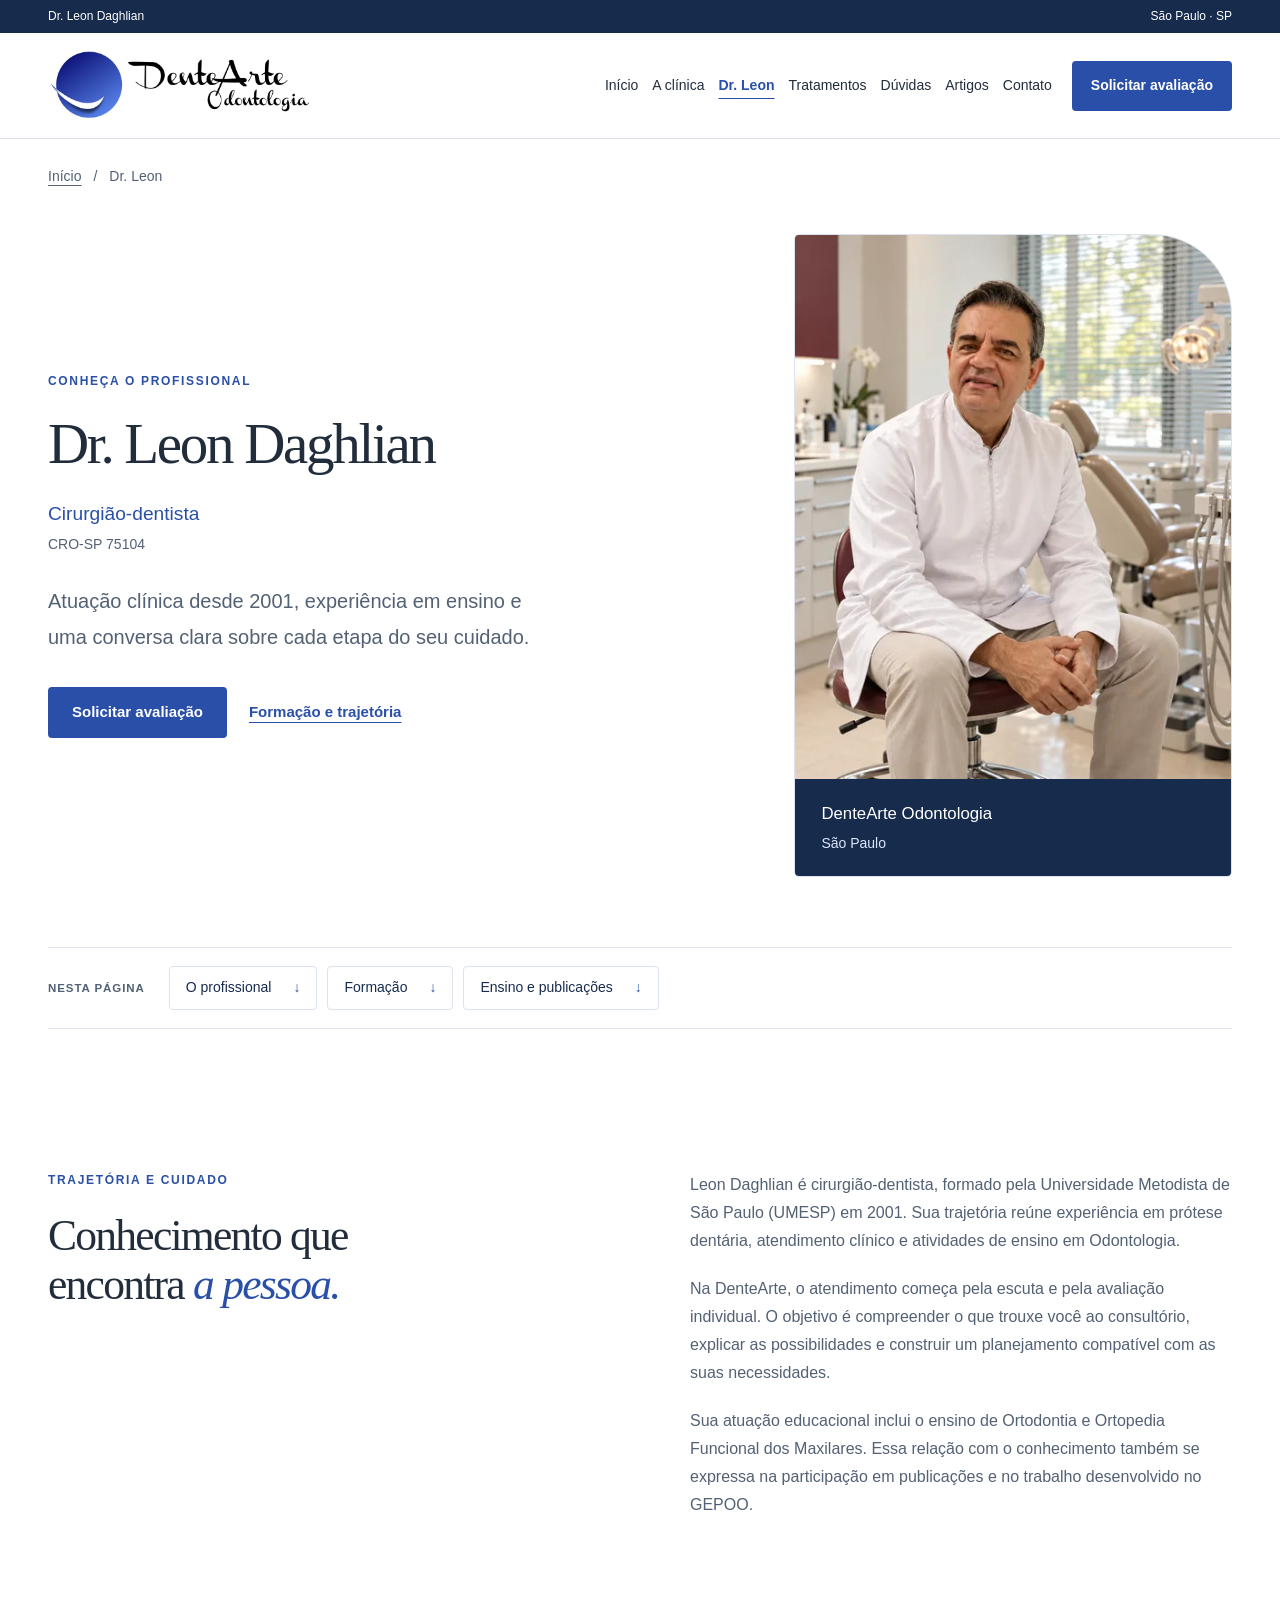
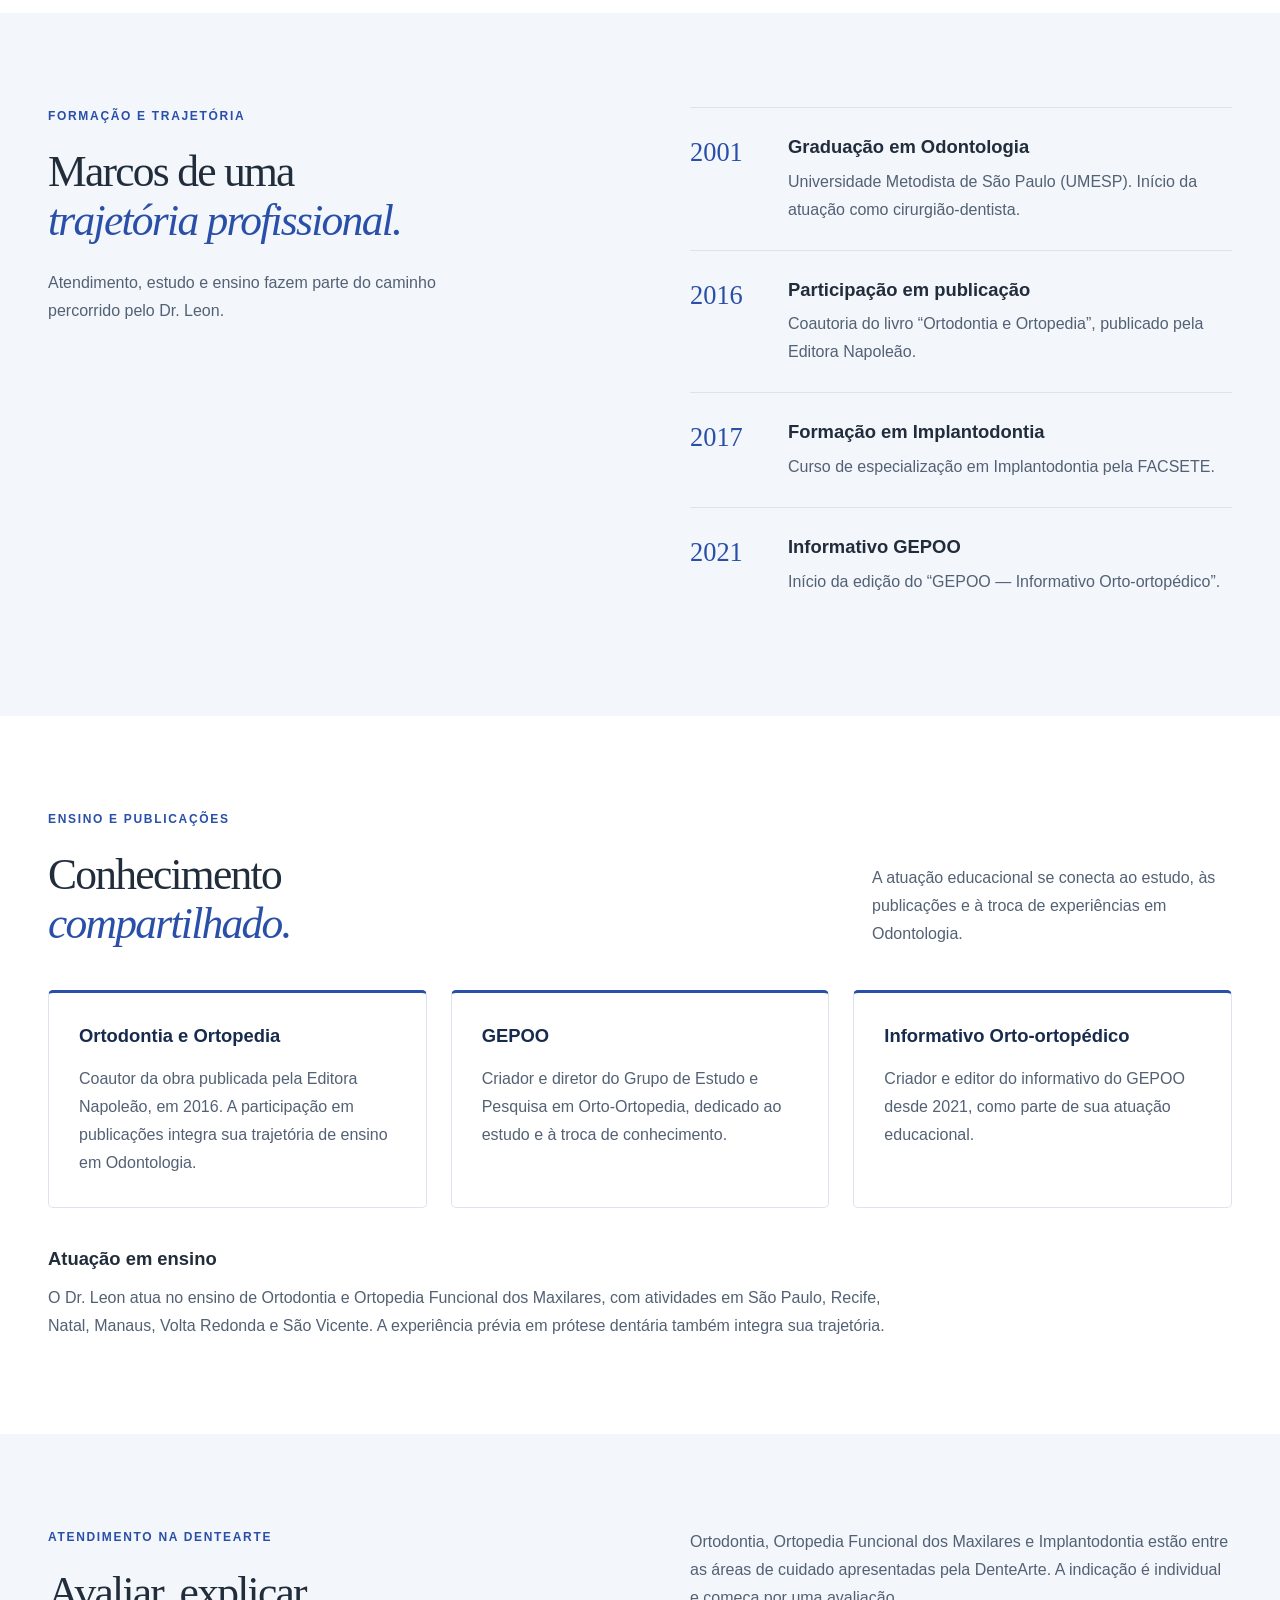
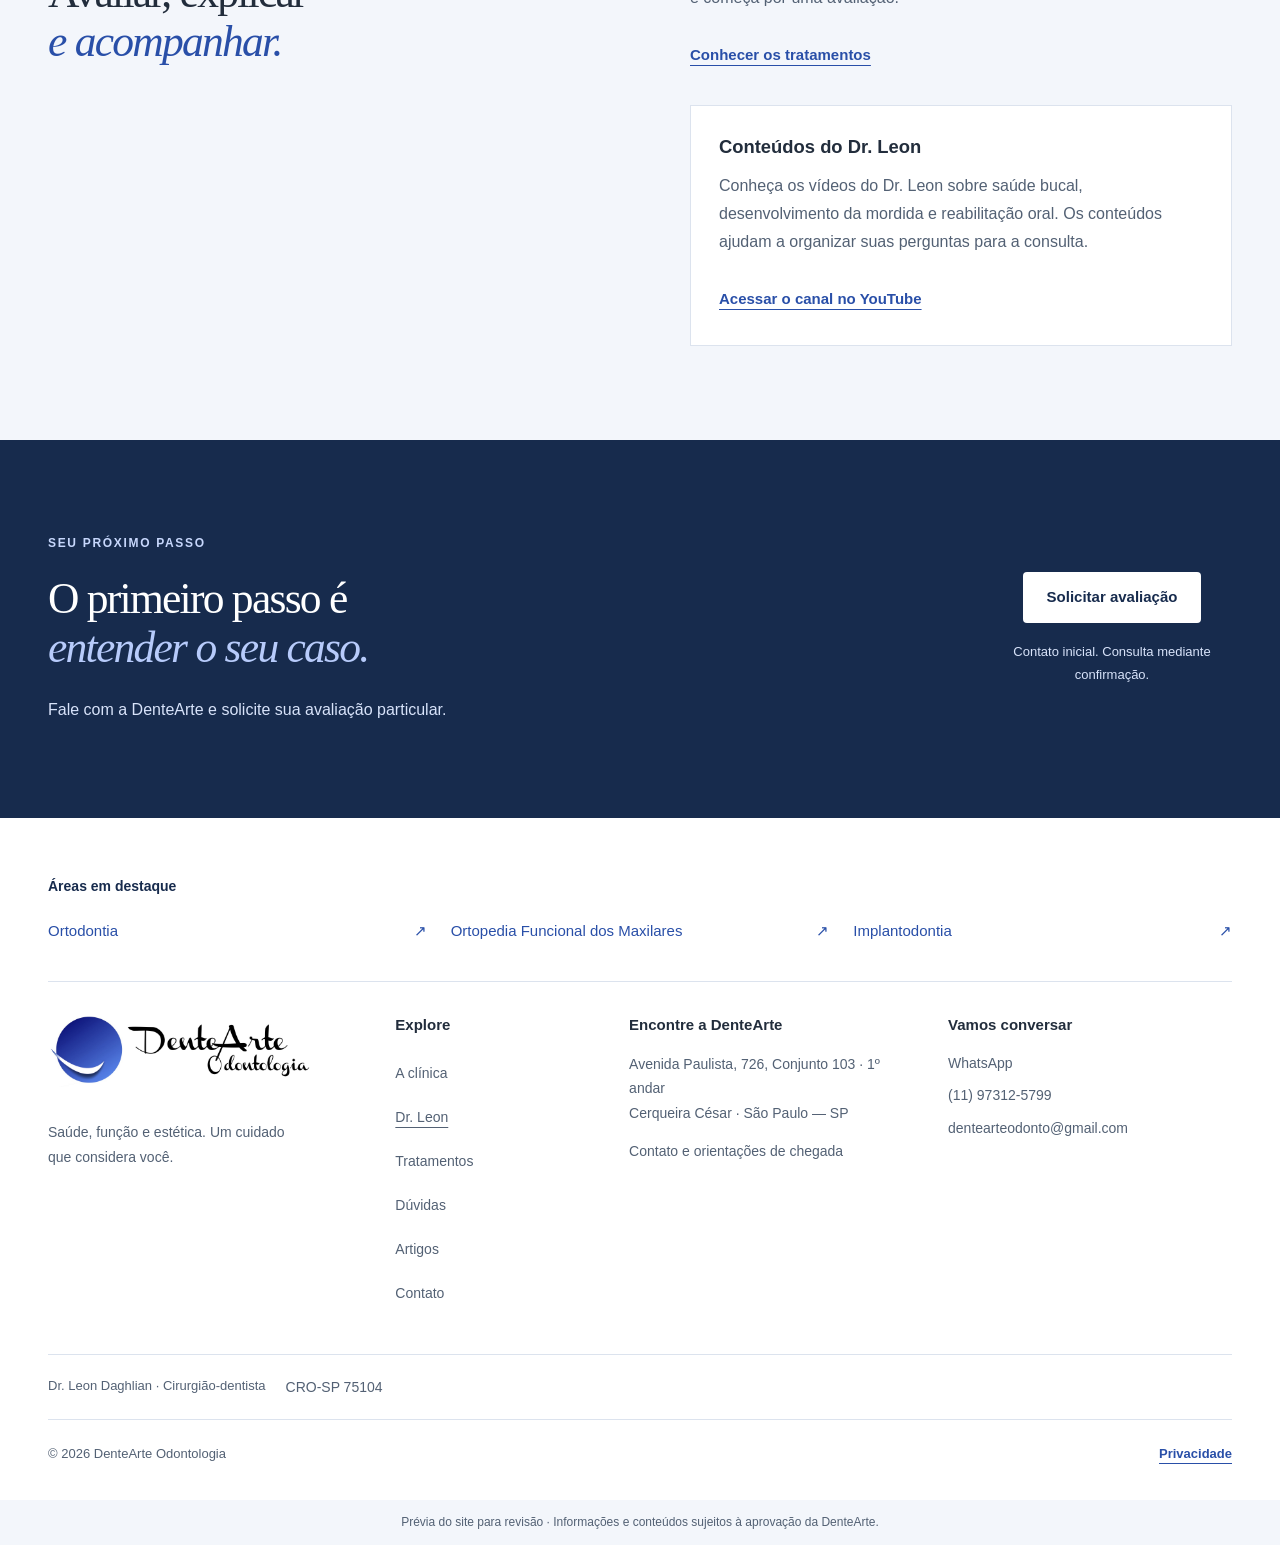
<file: profissional.html>
<!doctype html>
<html lang="pt-BR">
<head>
  <meta charset="utf-8">
  <meta name="viewport" content="width=device-width, initial-scale=1">
  <meta name="referrer" content="no-referrer">
  <meta name="theme-color" content="#294FA8">
  <meta name="description" content="Conheça a formação, a trajetória clínica e educacional, as publicações e o trabalho do Dr. Leon Daghlian no GEPOO. CRO-SP 75104.">
  <meta name="robots" content="noindex, nofollow">
  <meta property="og:type" content="website">
  <meta property="og:locale" content="pt_BR">
  <meta property="og:title" content="Dr. Leon Daghlian: formação e trajetória | DenteArte">
  <meta property="og:description" content="Conheça a formação, a trajetória clínica e educacional, as publicações e o trabalho do Dr. Leon Daghlian no GEPOO. CRO-SP 75104.">
  <meta property="og:site_name" content="DenteArte Odontologia">
  
  <meta property="og:image" content="https://www.dentearte.com/assets/runtime/leon-profissional.a610e7401771569e.webp"><meta property="og:image:alt" content="Dr. Leon Daghlian sentado no consultório">
  <title>Dr. Leon Daghlian: formação e trajetória | DenteArte</title>
  <link rel="icon" type="image/png" href="assets/runtime/favicon.35aedf105b13063a.png">
  
  <link rel="stylesheet" href="assets/runtime/styles.f822cd32fe6638b9.css">
  <script src="assets/runtime/app.6efefcf47bba2258.js" defer></script>
</head>

<body>
<a class="skip-link" href="#conteudo">Pular para o conteúdo</a>
<div class="topbar"><div class="wrap"><span>Dr. Leon Daghlian</span><span>São Paulo · SP</span></div></div>
<header class="header" id="inicio">
  <div class="header-inner wrap">
    <a class="brand brand-header" href="index.html" aria-label="DenteArte Odontologia, início"><img class="brand-logo" src="assets/runtime/dentearte-odontologia.8fee840954c250de.jpg" width="1644" height="452" alt="" decoding="async"></a>
    <nav class="nav" id="main-nav" aria-label="Menu principal"><a href="index.html">Início</a>
<a href="clinica.html">A clínica</a>
<a href="profissional.html" aria-current="page">Dr. Leon</a>
<a href="tratamentos.html">Tratamentos</a>
<a href="duvidas.html">Dúvidas</a>
<a href="artigos.html">Artigos</a>
<a href="contato.html">Contato</a></nav>
    <a class="button button-blue header-cta"  data-book href="contato.html" aria-haspopup="dialog">Solicitar avaliação</a>
    <button class="menu-toggle" type="button" aria-label="Abrir menu" aria-controls="main-nav" aria-expanded="false"><span></span><span></span></button>
  </div>
</header>

<main id="conteudo" tabindex="-1">
<nav class="breadcrumbs wrap" aria-label="Caminho da página"><a href="index.html">Início</a><span aria-hidden="true">/</span><span aria-current="page">Dr. Leon</span></nav>
<section class="professional-hero wrap"><div><p class="eyebrow">CONHEÇA O PROFISSIONAL</p><h1>Dr. Leon Daghlian</h1><p class="professional-role">Cirurgião-dentista</p><span class="professional-registration">CRO-SP 75104</span><p class="lead">Atuação clínica desde 2001, experiência em ensino e uma conversa clara sobre cada etapa do seu cuidado.</p><div class="hero-actions"><a class="button button-blue"  data-book href="contato.html" aria-haspopup="dialog">Solicitar avaliação</a><a class="text-link" href="#formacao">Formação e trajetória</a></div></div><figure class="portrait professional-portrait photo-portrait"><div class="portrait-window"><img src="assets/runtime/leon-profissional.a610e7401771569e.webp" alt="Dr. Leon Daghlian sentado no consultório" width="1122" height="1402" fetchpriority="high" decoding="async" srcset="assets/runtime/leon-profissional-480.19f14e84dc575c90.webp 480w, assets/runtime/leon-profissional-768.5496ac88f60e1366.webp 768w, assets/runtime/leon-profissional.a610e7401771569e.webp 1122w" sizes="(max-width: 360px) calc(100vw - 40px), (max-width: 650px) 320px, (max-width: 1180px) 42vw, 440px"></div><figcaption><strong>DenteArte Odontologia</strong><span>São Paulo</span></figcaption></figure></section>
<nav class="page-shortcuts wrap" aria-label="Nesta página"><span>Nesta página</span><div><a href="#trajetoria" data-section-link>O profissional<span aria-hidden="true">↓</span></a><a href="#formacao" data-section-link>Formação<span aria-hidden="true">↓</span></a><a href="#ensino-publicacoes" data-section-link>Ensino e publicações<span aria-hidden="true">↓</span></a></div></nav>
<section class="wrap section-space editorial-grid page-section-target" id="trajetoria" tabindex="-1"><div><p class="eyebrow">TRAJETÓRIA E CUIDADO</p><h2>Conhecimento que<br>encontra <em>a pessoa.</em></h2></div><div><p>Leon Daghlian é cirurgião-dentista, formado pela Universidade Metodista de São Paulo (UMESP) em 2001. Sua trajetória reúne experiência em prótese dentária, atendimento clínico e atividades de ensino em Odontologia.</p>
<p>Na DenteArte, o atendimento começa pela escuta e pela avaliação individual. O objetivo é compreender o que trouxe você ao consultório, explicar as possibilidades e construir um planejamento compatível com as suas necessidades.</p>
<p>Sua atuação educacional inclui o ensino de Ortodontia e Ortopedia Funcional dos Maxilares. Essa relação com o conhecimento também se expressa na participação em publicações e no trabalho desenvolvido no GEPOO.</p></div></section>
<section class="soft-section section-space page-section-target" id="formacao" tabindex="-1"><div class="wrap editorial-grid"><div><p class="eyebrow">FORMAÇÃO E TRAJETÓRIA</p><h2>Marcos de uma<br><em>trajetória profissional.</em></h2><p class="timeline-intro">Atendimento, estudo e ensino fazem parte do caminho percorrido pelo Dr. Leon.</p></div><ol class="professional-timeline"><li><span class="timeline-year">2001</span><div><h3>Graduação em Odontologia</h3><p>Universidade Metodista de São Paulo (UMESP). Início da atuação como cirurgião-dentista.</p></div></li><li><span class="timeline-year">2016</span><div><h3>Participação em publicação</h3><p>Coautoria do livro “Ortodontia e Ortopedia”, publicado pela Editora Napoleão.</p></div></li><li><span class="timeline-year">2017</span><div><h3>Formação em Implantodontia</h3><p>Curso de especialização em Implantodontia pela FACSETE.</p></div></li><li><span class="timeline-year">2021</span><div><h3>Informativo GEPOO</h3><p>Início da edição do “GEPOO — Informativo Orto-ortopédico”.</p></div></li></ol></div></section>
<section class="wrap section-space page-section-target" id="ensino-publicacoes" tabindex="-1"><div class="section-heading"><div><p class="eyebrow">ENSINO E PUBLICAÇÕES</p><h2>Conhecimento<br><em>compartilhado.</em></h2></div><p>A atuação educacional se conecta ao estudo, às publicações e à troca de experiências em Odontologia.</p></div><div class="knowledge-grid"><article class="knowledge-card"><h3>Ortodontia e Ortopedia</h3><p>Coautor da obra publicada pela Editora Napoleão, em 2016. A participação em publicações integra sua trajetória de ensino em Odontologia.</p></article><article class="knowledge-card"><h3>GEPOO</h3><p>Criador e diretor do Grupo de Estudo e Pesquisa em Orto-Ortopedia, dedicado ao estudo e à troca de conhecimento.</p></article><article class="knowledge-card"><h3>Informativo Orto-ortopédico</h3><p>Criador e editor do informativo do GEPOO desde 2021, como parte de sua atuação educacional.</p></article></div><div class="teaching-copy"><h3>Atuação em ensino</h3><p>O Dr. Leon atua no ensino de Ortodontia e Ortopedia Funcional dos Maxilares, com atividades em São Paulo, Recife, Natal, Manaus, Volta Redonda e São Vicente. A experiência prévia em prótese dentária também integra sua trajetória.</p></div></section>
<section class="soft-section section-space"><div class="wrap editorial-grid"><div><p class="eyebrow">ATENDIMENTO NA DENTEARTE</p><h2>Avaliar, explicar<br><em>e acompanhar.</em></h2></div><div><p>Ortodontia, Ortopedia Funcional dos Maxilares e Implantodontia estão entre as áreas de cuidado apresentadas pela DenteArte. A indicação é individual e começa por uma avaliação.</p><a class="text-link" href="tratamentos.html">Conhecer os tratamentos</a><div class="education-card"><h3>Conteúdos do Dr. Leon</h3><p>Conheça os vídeos do Dr. Leon sobre saúde bucal, desenvolvimento da mordida e reabilitação oral. Os conteúdos ajudam a organizar suas perguntas para a consulta.</p><a class="text-link" href="https://www.youtube.com/@LeonDaghlian" target="_blank" rel="noopener noreferrer">Acessar o canal no YouTube</a></div></div></div></section>
<section class="closing section-space">
  <div class="wrap closing-inner"><div><p class="eyebrow">SEU PRÓXIMO PASSO</p><h2>O primeiro passo é<br><em>entender o seu caso.</em></h2><p>Fale com a DenteArte e solicite sua avaliação particular.</p></div><div class="closing-action"><a class="button button-light"  data-book href="contato.html" aria-haspopup="dialog">Solicitar avaliação</a><span>Contato inicial. Consulta mediante confirmação.</span></div></div>
</section>

</main>
<footer class="footer">
  <nav class="footer-treatments wrap" aria-labelledby="footer-treatments-title"><h2 id="footer-treatments-title">Áreas em destaque</h2><ul><li><a href="tratamento-ortodontia.html">Ortodontia<span aria-hidden="true">↗</span></a></li><li><a href="tratamento-ortopedia-funcional.html">Ortopedia Funcional dos Maxilares<span aria-hidden="true">↗</span></a></li><li><a href="tratamento-implantodontia.html">Implantodontia<span aria-hidden="true">↗</span></a></li></ul></nav>
  <div class="wrap footer-main">
    <div><a class="brand brand-footer" href="index.html" aria-label="DenteArte Odontologia, início"><img class="brand-logo" src="assets/runtime/dentearte-odontologia.8fee840954c250de.jpg" width="1644" height="452" alt="" decoding="async"></a><p>Saúde, função e estética. Um cuidado que considera você.</p></div>
    <div><h2>Explore</h2><nav aria-label="Explore o site"><a href="clinica.html">A clínica</a>
<a href="profissional.html" aria-current="page">Dr. Leon</a>
<a href="tratamentos.html">Tratamentos</a>
<a href="duvidas.html">Dúvidas</a>
<a href="artigos.html">Artigos</a>
<a href="contato.html">Contato</a></nav></div>
    <div><h2>Encontre a DenteArte</h2><address>Avenida Paulista, 726, Conjunto 103 · 1º andar<br>Cerqueira César · São Paulo — SP</address><a href="contato.html">Contato e orientações de chegada</a></div>
    <div><h2>Vamos conversar</h2><a href="https://wa.me/5511973125799?text=Ol%C3%A1%2C%20conheci%20a%20DenteArte%20Odontologia%20pelo%20site%20e%20gostaria%20de%20informa%C3%A7%C3%B5es%20para%20agendar%20uma%20avalia%C3%A7%C3%A3o." target="_blank" rel="noopener noreferrer">WhatsApp</a>
<a href="tel:+5511973125799">(11) 97312-5799</a>
<a href="mailto:dentearteodonto@gmail.com">dentearteodonto@gmail.com</a></div>
  </div>
  <div class="wrap footer-professional"><span>Dr. Leon Daghlian · Cirurgião-dentista</span><span class="professional-registration">CRO-SP 75104</span></div>
  <div class="wrap footer-bottom"><span>© <span id="year">2026</span> DenteArte Odontologia</span><a id="privacy-open" class="text-link" href="privacidade.html" aria-controls="privacy-dialog" aria-haspopup="dialog">Privacidade</a></div>
  <p class="review-note">Prévia do site para revisão · Informações e conteúdos sujeitos à aprovação da DenteArte.</p>
</footer>
<nav class="mobile-actions" aria-label="Atalhos de atendimento">
  <a class="button button-outline" href="contato.html#como-chegar">Como chegar</a>
  <a class="button button-blue"  data-book href="contato.html" aria-haspopup="dialog">Solicitar avaliação</a>
</nav>

<dialog id="booking-dialog" aria-labelledby="booking-title" aria-describedby="booking-description">
  <div class="dialog-toolbar"><button class="dialog-close" type="button" aria-label="Fechar contato" data-close="booking-dialog">×</button></div>
  <div class="dialog-inner">
    <p class="eyebrow">CONTATO COM A DENTEARTE</p>
    <h2 id="booking-title">Vamos <em>conversar?</em></h2>
    <p id="booking-description">Escolha o motivo do contato para preparar uma mensagem. Você poderá revisar o texto e continuar pelo canal de sua preferência.</p>
    <form id="booking-form">
      <label for="purpose">Como podemos ajudar?</label>
      <select id="purpose" name="purpose" aria-controls="booking-interest-field booking-period-field">
        <option value="avaliacao">Solicitar avaliação</option>
        <option value="duvida">Tirar uma dúvida</option>
        <option value="reagendamento">Reagendar consulta</option>
      </select>
      <div id="booking-interest-field" class="booking-field">
        <label for="interest">Sobre o que você quer conversar?</label>
        <select id="interest" name="interest"><option>Avaliação inicial</option><option>Informações sobre atendimento</option><option>Ortodontia</option><option>Ortopedia Funcional dos Maxilares</option><option>Implantodontia</option><option>Check-up Microscópico Digital</option><option>Endodontia</option><option>Periodontia</option><option>Próteses dentárias</option><option>Dentística e estética dental</option></select>
      </div>
      <div id="booking-period-field" class="booking-field">
        <label for="period">Qual período você prefere?</label>
        <select id="period" name="period" aria-describedby="period-hint">
          <option value="Sem preferência">Sem preferência</option>
          <option value="Manhã">Manhã</option>
          <option value="Tarde">Tarde</option>
          <option value="Noite">Noite</option>
        </select>
        <p id="period-hint" class="booking-hint">Informe sua preferência. A disponibilidade será confirmada pelo atendimento.</p>
      </div>
      <button type="submit" class="button button-blue">Preparar mensagem</button>
    </form>
    <div id="booking-result" hidden><label for="message">Confira e ajuste a mensagem</label><textarea id="message" rows="6" maxlength="2000" aria-describedby="message-hint message-count"></textarea><p id="message-count" class="booking-hint message-count">0 de 2.000 caracteres</p><p id="message-hint" class="booking-hint">Você pode personalizar o texto. Os botões abaixo usam a mensagem exibida aqui.</p><div id="booking-channels" class="booking-channels" aria-label="Escolha um canal de contato"></div><button id="copy-message" class="button button-outline" type="button">Copiar mensagem</button><p id="copy-status" class="copy-status" role="status" aria-live="polite"></p><button id="edit-message" class="text-link" type="button">Voltar às preferências</button><p class="booking-hint">Ao preparar novamente, o texto será recriado com suas escolhas.</p></div>
    <p class="contact-disclaimer">A mensagem não é enviada automaticamente. O horário só fica confirmado após o retorno do atendimento.</p>
  </div>
</dialog>
<dialog id="privacy-dialog" aria-labelledby="privacy-title">
  <div class="dialog-toolbar"><button class="dialog-close" type="button" aria-label="Fechar privacidade" data-close="privacy-dialog">×</button></div>
  <div class="dialog-inner"><p class="eyebrow">PRIVACIDADE</p><h2 id="privacy-title">Sobre o uso <em>deste site.</em></h2><p>Este site apresenta informações sobre a DenteArte. A preparação da mensagem acontece apenas no seu navegador, sem cadastro ou armazenamento permanente das preferências.</p>
<p>As buscas e os filtros de dúvidas e tratamentos acontecem no navegador. Os termos pesquisados não são enviados pelo site nem gravados em armazenamento permanente.</p>
<p>Ao escolher WhatsApp ou e-mail, o texto é encaminhado ao aplicativo selecionado para revisão e envio por você. O botão de telefone abre o aplicativo de chamadas. O tratamento dos dados nesses canais segue as práticas dos respectivos serviços e do atendimento.</p>
<p>Não há ferramentas de publicidade, análise de visitas, mapas incorporados ou reprodução automática de vídeos. A tipografia utiliza fontes disponíveis no dispositivo, sem solicitação ao Google Fonts.</p>
<p>Os vídeos de apresentação, recepção, consultório e entrada são servidos pela própria hospedagem do site e só começam a tocar quando você escolhe assistir, sem carregamento antecipado do vídeo.</p>
<p>As miniaturas dos demais vídeos são carregadas do YouTube. Ao clicar em uma capa ou em “Assistir no YouTube”, você abre o vídeo nesse serviço. A hospedagem poderá processar informações técnicas para disponibilizar o site. Mapas e redes sociais também abrem serviços externos.</p>
<p>Para conversar com a DenteArte sobre privacidade: <a href="mailto:dentearteodonto@gmail.com">dentearteodonto@gmail.com</a>.</p>
<a class="text-link" href="privacidade.html">Ver página de privacidade</a></div></dialog>
<script id="site-data" type="application/json">{"name":"DenteArte Odontologia","whatsapp":"5511973125799","email":"dentearteodonto@gmail.com","phone":"+5511973125799","emailSubject":"Solicitação de avaliação — DenteArte"}</script>

<svg xmlns="http://www.w3.org/2000/svg" class="svg-defs" aria-hidden="true"><defs>
<symbol id="i-pin" viewBox="0 0 24 24"><path d="M20 10c0 6-8 12-8 12S4 16 4 10a8 8 0 1 1 16 0Z"/><circle cx="12" cy="10" r="2.5"/></symbol>
<symbol id="i-search" viewBox="0 0 24 24"><circle cx="10" cy="10" r="6.5"/><path d="m15 15 6 6"/></symbol>
<symbol id="i-shield" viewBox="0 0 24 24"><path d="m12 3-9 4v5c0 5 9 9 9 9s9-4 9-9V7l-9-4Z"/><path d="m8 12 3 3 5-6"/></symbol>
<symbol id="i-heart" viewBox="0 0 24 24"><path d="M20.8 4.6a5.5 5.5 0 0 0-7.8 0L12 5.7l-1.1-1.1a5.5 5.5 0 0 0-7.8 7.8L12 21l8.8-8.6a5.5 5.5 0 0 0 0-7.8Z"/></symbol>
<symbol id="i-align" viewBox="0 0 24 24"><path d="M3 9c4 7 14 7 18 0M3 15c5 7 13 7 18 0M7 10v7M12 12v7M17 10v7"/></symbol>
<symbol id="i-layers" viewBox="0 0 24 24"><path d="m12 3 10 6-10 6L2 9l10-6ZM2 13l10 6 10-6M2 17l10 6 10-6"/></symbol>
<symbol id="i-sparkles" viewBox="0 0 24 24"><path d="m12 3 2.2 6.8L21 12l-6.8 2.2L12 21l-2.2-6.8L3 12l6.8-2.2L12 3ZM20 2v4M18 4h4"/></symbol>
<symbol id="i-quote" viewBox="0 0 24 24"><path d="M10 6H4v7h5c0 3-2 5-5 5M21 6h-6v7h5c0 3-2 5-5 5"/></symbol>
<symbol id="i-film" viewBox="0 0 24 24"><rect x="3" y="3" width="18" height="18" rx="2"/><path d="M7 3v18M17 3v18M3 8h4M3 16h4M17 8h4M17 16h4m-6-9 4 5-4 5Z"/></symbol>
<symbol id="i-mic" viewBox="0 0 24 24"><rect x="8" y="2" width="8" height="13" rx="4"/><path d="M5 10v2a7 7 0 0 0 14 0v-2M12 19v3M8 22h8M9 6h3M9 10h3"/></symbol>
<symbol id="i-book" viewBox="0 0 24 24"><path d="M12 5C9 3 5 3 2 4v15c3-1 7-1 10 1 3-2 7-2 10-1V4c-3-1-7-1-10 1Zm0 0v15M5 8h4M5 12h4M15 8h4M15 12h4"/></symbol>
</defs></svg>

</body>
</html>
</file>
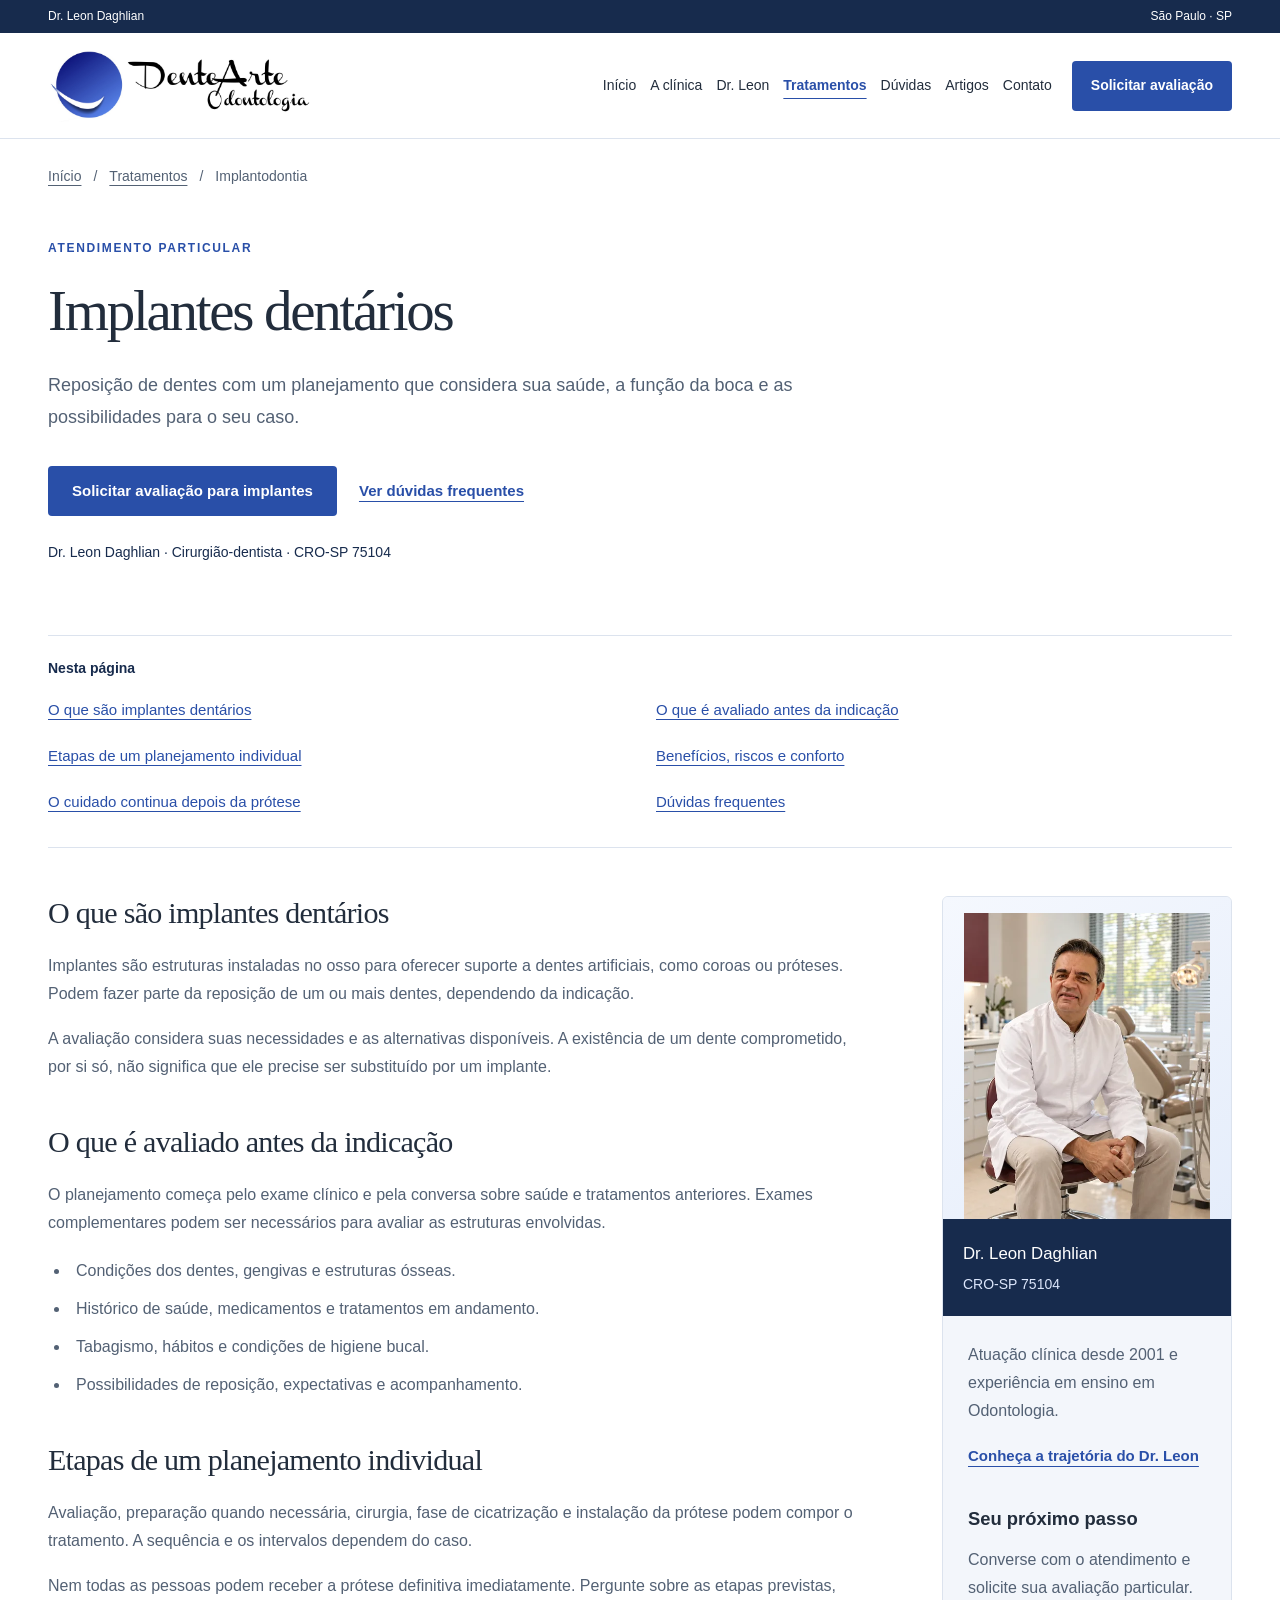
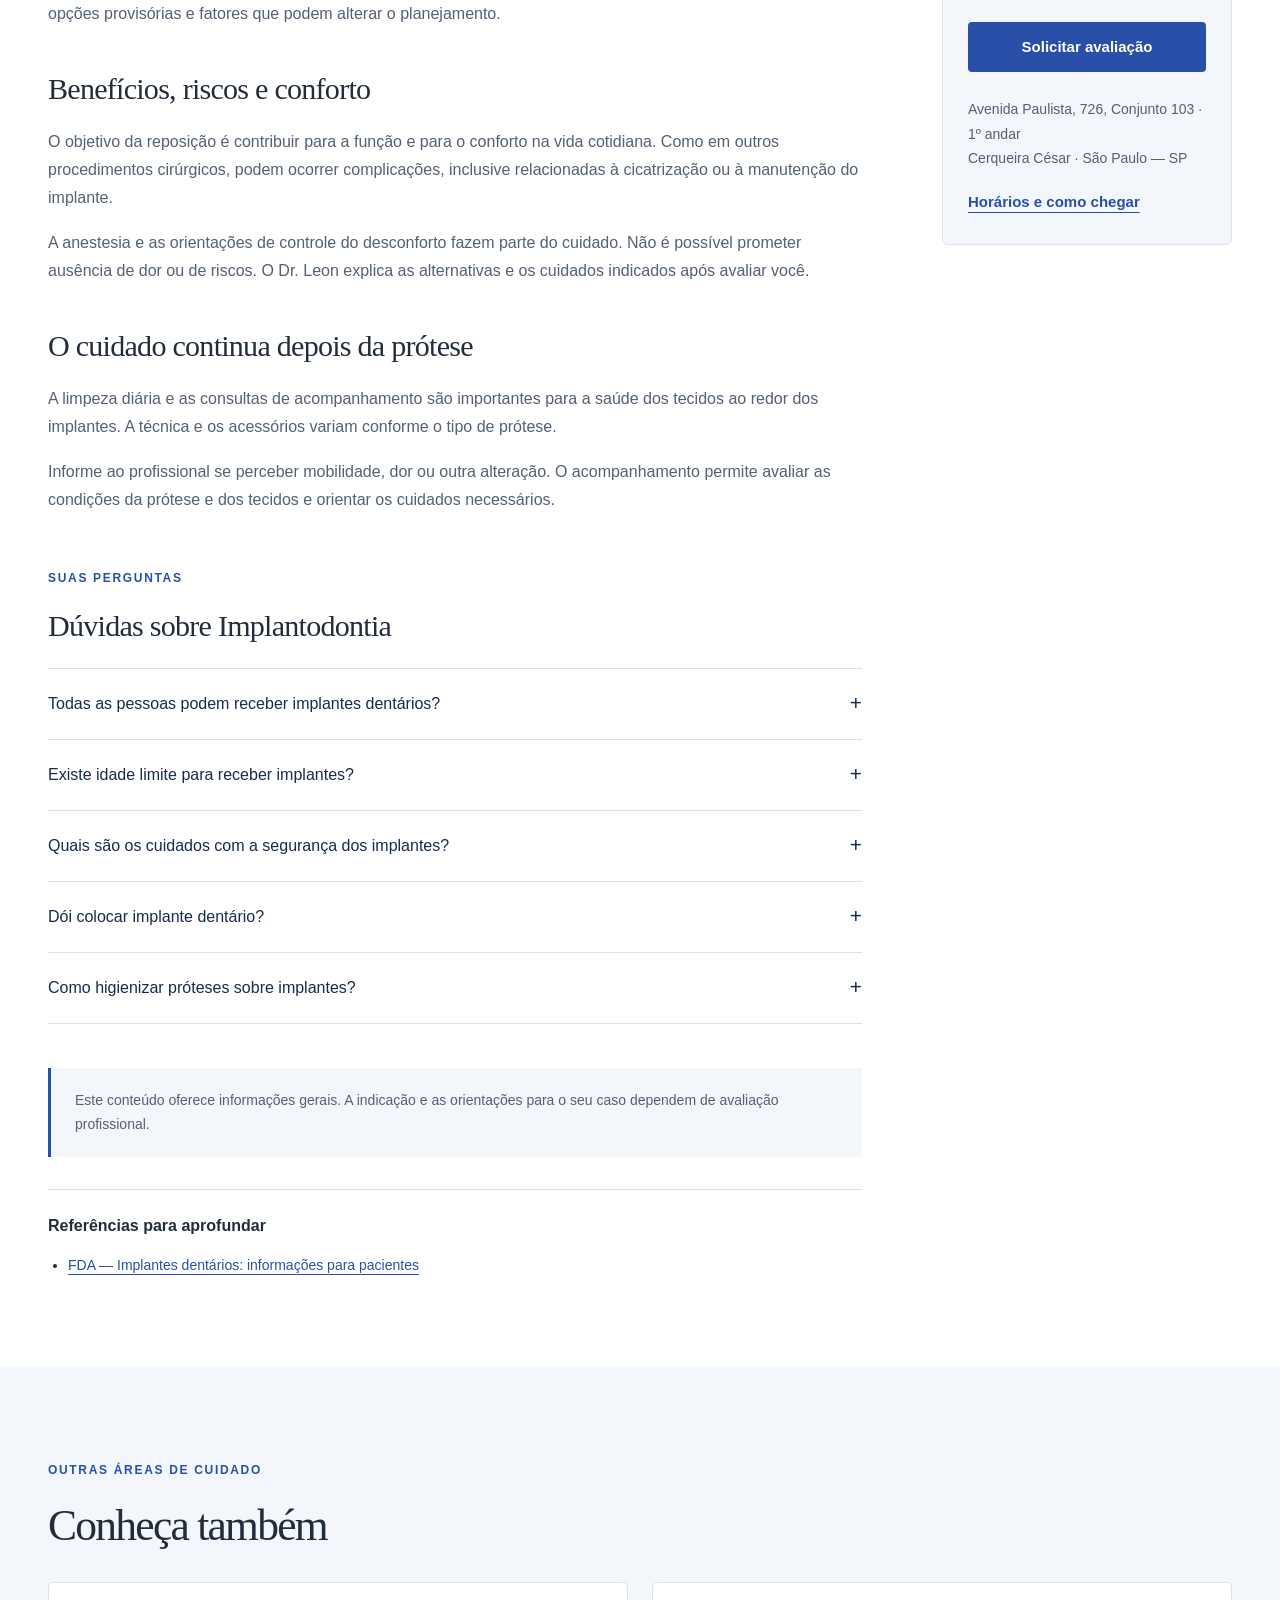
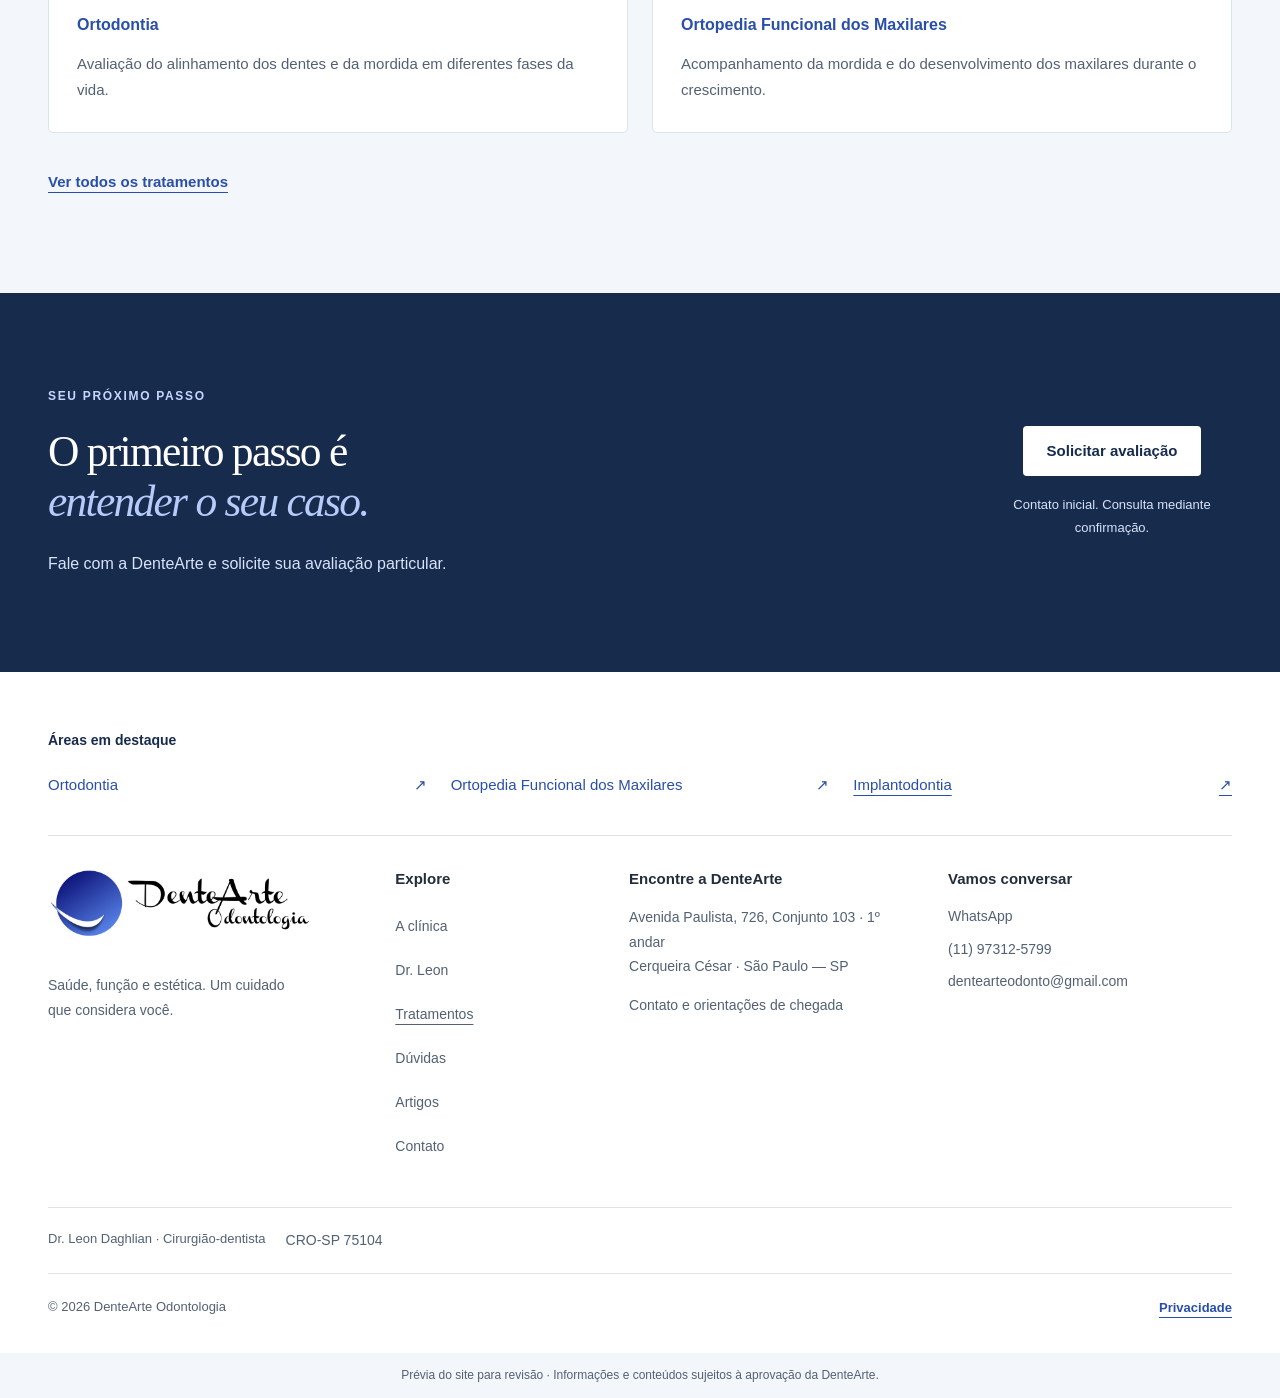
<file: tratamento-implantodontia.html>
<!doctype html>
<html lang="pt-BR">
<head>
  <meta charset="utf-8">
  <meta name="viewport" content="width=device-width, initial-scale=1">
  <meta name="referrer" content="no-referrer">
  <meta name="theme-color" content="#294FA8">
  <meta name="description" content="Avaliação para reposição de dentes com o Dr. Leon. Entenda indicação, planejamento, etapas e manutenção dos implantes na DenteArte, em São Paulo.">
  <meta name="robots" content="noindex, nofollow">
  <meta property="og:type" content="website">
  <meta property="og:locale" content="pt_BR">
  <meta property="og:title" content="Implantes dentários | DenteArte">
  <meta property="og:description" content="Avaliação para reposição de dentes com o Dr. Leon. Entenda indicação, planejamento, etapas e manutenção dos implantes na DenteArte, em São Paulo.">
  <meta property="og:site_name" content="DenteArte Odontologia">
  
  <meta property="og:image" content="https://www.dentearte.com/assets/runtime/leon-profissional.a610e7401771569e.webp"><meta property="og:image:alt" content="Dr. Leon Daghlian sentado no consultório">
  <title>Implantes dentários | DenteArte</title>
  <link rel="icon" type="image/png" href="assets/runtime/favicon.35aedf105b13063a.png">
  
  <link rel="stylesheet" href="assets/runtime/styles.f822cd32fe6638b9.css">
  <script src="assets/runtime/app.6efefcf47bba2258.js" defer></script>
</head>

<body>
<a class="skip-link" href="#conteudo">Pular para o conteúdo</a>
<div class="topbar"><div class="wrap"><span>Dr. Leon Daghlian</span><span>São Paulo · SP</span></div></div>
<header class="header" id="inicio">
  <div class="header-inner wrap">
    <a class="brand brand-header" href="index.html" aria-label="DenteArte Odontologia, início"><img class="brand-logo" src="assets/runtime/dentearte-odontologia.8fee840954c250de.jpg" width="1644" height="452" alt="" decoding="async"></a>
    <nav class="nav" id="main-nav" aria-label="Menu principal"><a href="index.html">Início</a>
<a href="clinica.html">A clínica</a>
<a href="profissional.html">Dr. Leon</a>
<a href="tratamentos.html" aria-current="location">Tratamentos</a>
<a href="duvidas.html">Dúvidas</a>
<a href="artigos.html">Artigos</a>
<a href="contato.html">Contato</a></nav>
    <a class="button button-blue header-cta"  data-book href="contato.html" aria-haspopup="dialog" data-interest="Implantodontia">Solicitar avaliação</a>
    <button class="menu-toggle" type="button" aria-label="Abrir menu" aria-controls="main-nav" aria-expanded="false"><span></span><span></span></button>
  </div>
</header>

<main id="conteudo" tabindex="-1">
<nav class="breadcrumbs wrap" aria-label="Caminho da página"><a href="index.html">Início</a><span aria-hidden="true">/</span><a href="tratamentos.html">Tratamentos</a><span aria-hidden="true">/</span><span aria-current="page">Implantodontia</span></nav>
<section class="page-hero wrap treatment-hero">
  <p class="eyebrow">ATENDIMENTO PARTICULAR</p>
  <h1>Implantes dentários</h1>
  <p class="page-description">Reposição de dentes com um planejamento que considera sua saúde, a função da boca e as possibilidades para o seu caso.</p>
  <div class="hero-actions"><a class="button button-blue"  data-book data-interest="Implantodontia" href="contato.html" aria-haspopup="dialog">Solicitar avaliação para implantes</a><a class="text-link" href="#perguntas-tratamento">Ver dúvidas frequentes</a></div>
  <p class="treatment-signature">Dr. Leon Daghlian · Cirurgião-dentista · CRO-SP 75104</p>
</section>
<nav class="wrap treatment-contents" aria-labelledby="treatment-contents-title"><h2 id="treatment-contents-title">Nesta página</h2><ul><li><a href="#assunto-ff52f7c2e25d94cc" data-section-link>O que são implantes dentários</a></li><li><a href="#assunto-7ae8e9f5370af79d" data-section-link>O que é avaliado antes da indicação</a></li><li><a href="#assunto-84ed705677be7666" data-section-link>Etapas de um planejamento individual</a></li><li><a href="#assunto-4845f92aad625c88" data-section-link>Benefícios, riscos e conforto</a></li><li><a href="#assunto-3920f9f362b5272f" data-section-link>O cuidado continua depois da prótese</a></li><li><a href="#perguntas-tratamento" data-section-link>Dúvidas frequentes</a></li></ul></nav>
<div class="wrap treatment-layout">
  <article class="treatment-content" aria-label="Informações sobre o tratamento">
    <section class="content-block page-section-target" id="assunto-ff52f7c2e25d94cc" tabindex="-1"><h2>O que são implantes dentários</h2><p>Implantes são estruturas instaladas no osso para oferecer suporte a dentes artificiais, como coroas ou próteses. Podem fazer parte da reposição de um ou mais dentes, dependendo da indicação.</p><p>A avaliação considera suas necessidades e as alternativas disponíveis. A existência de um dente comprometido, por si só, não significa que ele precise ser substituído por um implante.</p></section>
<section class="content-block page-section-target" id="assunto-7ae8e9f5370af79d" tabindex="-1"><h2>O que é avaliado antes da indicação</h2><p>O planejamento começa pelo exame clínico e pela conversa sobre saúde e tratamentos anteriores. Exames complementares podem ser necessários para avaliar as estruturas envolvidas.</p><ul><li>Condições dos dentes, gengivas e estruturas ósseas.</li><li>Histórico de saúde, medicamentos e tratamentos em andamento.</li><li>Tabagismo, hábitos e condições de higiene bucal.</li><li>Possibilidades de reposição, expectativas e acompanhamento.</li></ul></section>
<section class="content-block page-section-target" id="assunto-84ed705677be7666" tabindex="-1"><h2>Etapas de um planejamento individual</h2><p>Avaliação, preparação quando necessária, cirurgia, fase de cicatrização e instalação da prótese podem compor o tratamento. A sequência e os intervalos dependem do caso.</p><p>Nem todas as pessoas podem receber a prótese definitiva imediatamente. Pergunte sobre as etapas previstas, opções provisórias e fatores que podem alterar o planejamento.</p></section>
<section class="content-block page-section-target" id="assunto-4845f92aad625c88" tabindex="-1"><h2>Benefícios, riscos e conforto</h2><p>O objetivo da reposição é contribuir para a função e para o conforto na vida cotidiana. Como em outros procedimentos cirúrgicos, podem ocorrer complicações, inclusive relacionadas à cicatrização ou à manutenção do implante.</p><p>A anestesia e as orientações de controle do desconforto fazem parte do cuidado. Não é possível prometer ausência de dor ou de riscos. O Dr. Leon explica as alternativas e os cuidados indicados após avaliar você.</p></section>
<section class="content-block page-section-target" id="assunto-3920f9f362b5272f" tabindex="-1"><h2>O cuidado continua depois da prótese</h2><p>A limpeza diária e as consultas de acompanhamento são importantes para a saúde dos tecidos ao redor dos implantes. A técnica e os acessórios variam conforme o tipo de prótese.</p><p>Informe ao profissional se perceber mobilidade, dor ou outra alteração. O acompanhamento permite avaliar as condições da prótese e dos tecidos e orientar os cuidados necessários.</p></section>
    <section class="content-block treatment-faq page-section-target" id="perguntas-tratamento" tabindex="-1"><p class="eyebrow">SUAS PERGUNTAS</p><h2>Dúvidas sobre Implantodontia</h2><div class="faq-list"><details id="pergunta-implantes-indicacao"><summary>Todas as pessoas podem receber implantes dentários?<span aria-hidden="true">+</span></summary><p class="faq-answer">A indicação depende de avaliação individual. Saúde bucal, condições ósseas, histórico de saúde, tabagismo e medicamentos em uso precisam ser considerados. Informe o uso de todos os medicamentos e não interrompa tratamentos por conta própria.</p><a class="faq-permalink" href="duvidas.html#pergunta-implantes-indicacao">Link para esta pergunta</a></details>
<details id="pergunta-implantes-idade"><summary>Existe idade limite para receber implantes?<span aria-hidden="true">+</span></summary><p class="faq-answer">A idade, sozinha, não define a indicação. O profissional avalia o desenvolvimento, as condições de saúde, a possibilidade de cirurgia e os cuidados necessários para o acompanhamento.</p><a class="faq-permalink" href="duvidas.html#pergunta-implantes-idade">Link para esta pergunta</a></details>
<details id="pergunta-implantes-seguranca"><summary>Quais são os cuidados com a segurança dos implantes?<span aria-hidden="true">+</span></summary><p class="faq-answer">Como qualquer procedimento cirúrgico, a colocação de implantes envolve riscos e pode apresentar complicações. Avaliação, planejamento, orientações e acompanhamento são importantes. Na consulta, pergunte sobre benefícios, riscos e alternativas para o seu caso.</p><a class="faq-permalink" href="duvidas.html#pergunta-implantes-seguranca">Link para esta pergunta</a></details>
<details id="pergunta-implantes-dor"><summary>Dói colocar implante dentário?<span aria-hidden="true">+</span></summary><p class="faq-answer">A anestesia e as medidas de controle do desconforto fazem parte do planejamento. Todo cuidado é tomado para evitar ao máximo o desconforto. Os cuidados começam no pré-operatório, durante e após a cirurgia, todo cuidado e acompanhamento é feito sempre para promover o máximo de segurança e conforto.</p><a class="faq-permalink" href="duvidas.html#pergunta-implantes-dor">Link para esta pergunta</a></details>
<details id="pergunta-implantes-higiene"><summary>Como higienizar próteses sobre implantes?<span aria-hidden="true">+</span></summary><p class="faq-answer">A rotina de limpeza depende do tipo de prótese e do acesso às superfícies ao redor dos implantes. Escovas e recursos de limpeza entre os dentes ou sob a prótese podem ser indicados individualmente. Bochechos não substituem a limpeza mecânica nem as consultas de manutenção.</p><a class="faq-permalink" href="duvidas.html#pergunta-implantes-higiene">Link para esta pergunta</a></details></div></section>
    <p class="care-note">Este conteúdo oferece informações gerais. A indicação e as orientações para o seu caso dependem de avaliação profissional.</p>
    <section class="content-references"><h2>Referências para aprofundar</h2><ul><li><a href="https://www.fda.gov/medical-devices/dental-devices/dental-implants-what-you-should-know" target="_blank" rel="noopener noreferrer">FDA — Implantes dentários: informações para pacientes</a></li></ul></section>
  </article>
  <aside class="treatment-aside" aria-labelledby="treatment-professional-title">
    <figure class="portrait"><div class="portrait-window"><img src="assets/runtime/leon-profissional.a610e7401771569e.webp" alt="Dr. Leon Daghlian sentado no consultório" width="1122" height="1402" loading="lazy" decoding="async" srcset="assets/runtime/leon-profissional-480.19f14e84dc575c90.webp 480w, assets/runtime/leon-profissional-768.5496ac88f60e1366.webp 768w, assets/runtime/leon-profissional.a610e7401771569e.webp 1122w" sizes="(max-width: 360px) calc(100vw - 40px), (max-width: 650px) 320px, (max-width: 1180px) 42vw, 440px"></div><figcaption><strong id="treatment-professional-title">Dr. Leon Daghlian</strong><span>CRO-SP 75104</span></figcaption></figure>
    <div class="treatment-aside-copy"><p>Atuação clínica desde 2001 e experiência em ensino em Odontologia.</p><a class="text-link" href="profissional.html">Conheça a trajetória do Dr. Leon</a><h2>Seu próximo passo</h2><p>Converse com o atendimento e solicite sua avaliação particular.</p><a class="button button-blue"  data-book data-interest="Implantodontia" href="contato.html" aria-haspopup="dialog">Solicitar avaliação</a><address>Avenida Paulista, 726, Conjunto 103 · 1º andar<br>Cerqueira César · São Paulo — SP</address><a class="text-link" href="contato.html">Horários e como chegar</a></div>
  </aside>
</div>
<section class="soft-section section-space"><div class="wrap"><p class="eyebrow">OUTRAS ÁREAS DE CUIDADO</p><h2>Conheça também</h2><div class="related-treatment-grid"><a class="related-treatment" href="tratamento-ortodontia.html"><strong>Ortodontia</strong><span>Avaliação do alinhamento dos dentes e da mordida em diferentes fases da vida.</span></a><a class="related-treatment" href="tratamento-ortopedia-funcional.html"><strong>Ortopedia Funcional dos Maxilares</strong><span>Acompanhamento da mordida e do desenvolvimento dos maxilares durante o crescimento.</span></a></div><a class="text-link" href="tratamentos.html">Ver todos os tratamentos</a></div></section>
<section class="closing section-space">
  <div class="wrap closing-inner"><div><p class="eyebrow">SEU PRÓXIMO PASSO</p><h2>O primeiro passo é<br><em>entender o seu caso.</em></h2><p>Fale com a DenteArte e solicite sua avaliação particular.</p></div><div class="closing-action"><a class="button button-light"  data-book href="contato.html" aria-haspopup="dialog" data-interest="Implantodontia">Solicitar avaliação</a><span>Contato inicial. Consulta mediante confirmação.</span></div></div>
</section>

</main>
<footer class="footer">
  <nav class="footer-treatments wrap" aria-labelledby="footer-treatments-title"><h2 id="footer-treatments-title">Áreas em destaque</h2><ul><li><a href="tratamento-ortodontia.html">Ortodontia<span aria-hidden="true">↗</span></a></li><li><a href="tratamento-ortopedia-funcional.html">Ortopedia Funcional dos Maxilares<span aria-hidden="true">↗</span></a></li><li><a href="tratamento-implantodontia.html" aria-current="page">Implantodontia<span aria-hidden="true">↗</span></a></li></ul></nav>
  <div class="wrap footer-main">
    <div><a class="brand brand-footer" href="index.html" aria-label="DenteArte Odontologia, início"><img class="brand-logo" src="assets/runtime/dentearte-odontologia.8fee840954c250de.jpg" width="1644" height="452" alt="" decoding="async"></a><p>Saúde, função e estética. Um cuidado que considera você.</p></div>
    <div><h2>Explore</h2><nav aria-label="Explore o site"><a href="clinica.html">A clínica</a>
<a href="profissional.html">Dr. Leon</a>
<a href="tratamentos.html" aria-current="location">Tratamentos</a>
<a href="duvidas.html">Dúvidas</a>
<a href="artigos.html">Artigos</a>
<a href="contato.html">Contato</a></nav></div>
    <div><h2>Encontre a DenteArte</h2><address>Avenida Paulista, 726, Conjunto 103 · 1º andar<br>Cerqueira César · São Paulo — SP</address><a href="contato.html">Contato e orientações de chegada</a></div>
    <div><h2>Vamos conversar</h2><a href="https://wa.me/5511973125799?text=Ol%C3%A1%2C%20conheci%20a%20DenteArte%20Odontologia%20pelo%20site%20e%20gostaria%20de%20informa%C3%A7%C3%B5es%20para%20agendar%20uma%20avalia%C3%A7%C3%A3o." target="_blank" rel="noopener noreferrer">WhatsApp</a>
<a href="tel:+5511973125799">(11) 97312-5799</a>
<a href="mailto:dentearteodonto@gmail.com">dentearteodonto@gmail.com</a></div>
  </div>
  <div class="wrap footer-professional"><span>Dr. Leon Daghlian · Cirurgião-dentista</span><span class="professional-registration">CRO-SP 75104</span></div>
  <div class="wrap footer-bottom"><span>© <span id="year">2026</span> DenteArte Odontologia</span><a id="privacy-open" class="text-link" href="privacidade.html" aria-controls="privacy-dialog" aria-haspopup="dialog">Privacidade</a></div>
  <p class="review-note">Prévia do site para revisão · Informações e conteúdos sujeitos à aprovação da DenteArte.</p>
</footer>
<nav class="mobile-actions" aria-label="Atalhos de atendimento">
  <a class="button button-outline" href="contato.html#como-chegar">Como chegar</a>
  <a class="button button-blue"  data-book href="contato.html" aria-haspopup="dialog" data-interest="Implantodontia">Solicitar avaliação</a>
</nav>

<dialog id="booking-dialog" aria-labelledby="booking-title" aria-describedby="booking-description">
  <div class="dialog-toolbar"><button class="dialog-close" type="button" aria-label="Fechar contato" data-close="booking-dialog">×</button></div>
  <div class="dialog-inner">
    <p class="eyebrow">CONTATO COM A DENTEARTE</p>
    <h2 id="booking-title">Vamos <em>conversar?</em></h2>
    <p id="booking-description">Escolha o motivo do contato para preparar uma mensagem. Você poderá revisar o texto e continuar pelo canal de sua preferência.</p>
    <form id="booking-form">
      <label for="purpose">Como podemos ajudar?</label>
      <select id="purpose" name="purpose" aria-controls="booking-interest-field booking-period-field">
        <option value="avaliacao">Solicitar avaliação</option>
        <option value="duvida">Tirar uma dúvida</option>
        <option value="reagendamento">Reagendar consulta</option>
      </select>
      <div id="booking-interest-field" class="booking-field">
        <label for="interest">Sobre o que você quer conversar?</label>
        <select id="interest" name="interest"><option>Avaliação inicial</option><option>Informações sobre atendimento</option><option>Ortodontia</option><option>Ortopedia Funcional dos Maxilares</option><option>Implantodontia</option><option>Check-up Microscópico Digital</option><option>Endodontia</option><option>Periodontia</option><option>Próteses dentárias</option><option>Dentística e estética dental</option></select>
      </div>
      <div id="booking-period-field" class="booking-field">
        <label for="period">Qual período você prefere?</label>
        <select id="period" name="period" aria-describedby="period-hint">
          <option value="Sem preferência">Sem preferência</option>
          <option value="Manhã">Manhã</option>
          <option value="Tarde">Tarde</option>
          <option value="Noite">Noite</option>
        </select>
        <p id="period-hint" class="booking-hint">Informe sua preferência. A disponibilidade será confirmada pelo atendimento.</p>
      </div>
      <button type="submit" class="button button-blue">Preparar mensagem</button>
    </form>
    <div id="booking-result" hidden><label for="message">Confira e ajuste a mensagem</label><textarea id="message" rows="6" maxlength="2000" aria-describedby="message-hint message-count"></textarea><p id="message-count" class="booking-hint message-count">0 de 2.000 caracteres</p><p id="message-hint" class="booking-hint">Você pode personalizar o texto. Os botões abaixo usam a mensagem exibida aqui.</p><div id="booking-channels" class="booking-channels" aria-label="Escolha um canal de contato"></div><button id="copy-message" class="button button-outline" type="button">Copiar mensagem</button><p id="copy-status" class="copy-status" role="status" aria-live="polite"></p><button id="edit-message" class="text-link" type="button">Voltar às preferências</button><p class="booking-hint">Ao preparar novamente, o texto será recriado com suas escolhas.</p></div>
    <p class="contact-disclaimer">A mensagem não é enviada automaticamente. O horário só fica confirmado após o retorno do atendimento.</p>
  </div>
</dialog>
<dialog id="privacy-dialog" aria-labelledby="privacy-title">
  <div class="dialog-toolbar"><button class="dialog-close" type="button" aria-label="Fechar privacidade" data-close="privacy-dialog">×</button></div>
  <div class="dialog-inner"><p class="eyebrow">PRIVACIDADE</p><h2 id="privacy-title">Sobre o uso <em>deste site.</em></h2><p>Este site apresenta informações sobre a DenteArte. A preparação da mensagem acontece apenas no seu navegador, sem cadastro ou armazenamento permanente das preferências.</p>
<p>As buscas e os filtros de dúvidas e tratamentos acontecem no navegador. Os termos pesquisados não são enviados pelo site nem gravados em armazenamento permanente.</p>
<p>Ao escolher WhatsApp ou e-mail, o texto é encaminhado ao aplicativo selecionado para revisão e envio por você. O botão de telefone abre o aplicativo de chamadas. O tratamento dos dados nesses canais segue as práticas dos respectivos serviços e do atendimento.</p>
<p>Não há ferramentas de publicidade, análise de visitas, mapas incorporados ou reprodução automática de vídeos. A tipografia utiliza fontes disponíveis no dispositivo, sem solicitação ao Google Fonts.</p>
<p>Os vídeos de apresentação, recepção, consultório e entrada são servidos pela própria hospedagem do site e só começam a tocar quando você escolhe assistir, sem carregamento antecipado do vídeo.</p>
<p>As miniaturas dos demais vídeos são carregadas do YouTube. Ao clicar em uma capa ou em “Assistir no YouTube”, você abre o vídeo nesse serviço. A hospedagem poderá processar informações técnicas para disponibilizar o site. Mapas e redes sociais também abrem serviços externos.</p>
<p>Para conversar com a DenteArte sobre privacidade: <a href="mailto:dentearteodonto@gmail.com">dentearteodonto@gmail.com</a>.</p>
<a class="text-link" href="privacidade.html">Ver página de privacidade</a></div></dialog>
<script id="site-data" type="application/json">{"name":"DenteArte Odontologia","whatsapp":"5511973125799","email":"dentearteodonto@gmail.com","phone":"+5511973125799","emailSubject":"Solicitação de avaliação — DenteArte"}</script>

<svg xmlns="http://www.w3.org/2000/svg" class="svg-defs" aria-hidden="true"><defs>
<symbol id="i-pin" viewBox="0 0 24 24"><path d="M20 10c0 6-8 12-8 12S4 16 4 10a8 8 0 1 1 16 0Z"/><circle cx="12" cy="10" r="2.5"/></symbol>
<symbol id="i-search" viewBox="0 0 24 24"><circle cx="10" cy="10" r="6.5"/><path d="m15 15 6 6"/></symbol>
<symbol id="i-shield" viewBox="0 0 24 24"><path d="m12 3-9 4v5c0 5 9 9 9 9s9-4 9-9V7l-9-4Z"/><path d="m8 12 3 3 5-6"/></symbol>
<symbol id="i-heart" viewBox="0 0 24 24"><path d="M20.8 4.6a5.5 5.5 0 0 0-7.8 0L12 5.7l-1.1-1.1a5.5 5.5 0 0 0-7.8 7.8L12 21l8.8-8.6a5.5 5.5 0 0 0 0-7.8Z"/></symbol>
<symbol id="i-align" viewBox="0 0 24 24"><path d="M3 9c4 7 14 7 18 0M3 15c5 7 13 7 18 0M7 10v7M12 12v7M17 10v7"/></symbol>
<symbol id="i-layers" viewBox="0 0 24 24"><path d="m12 3 10 6-10 6L2 9l10-6ZM2 13l10 6 10-6M2 17l10 6 10-6"/></symbol>
<symbol id="i-sparkles" viewBox="0 0 24 24"><path d="m12 3 2.2 6.8L21 12l-6.8 2.2L12 21l-2.2-6.8L3 12l6.8-2.2L12 3ZM20 2v4M18 4h4"/></symbol>
<symbol id="i-quote" viewBox="0 0 24 24"><path d="M10 6H4v7h5c0 3-2 5-5 5M21 6h-6v7h5c0 3-2 5-5 5"/></symbol>
<symbol id="i-film" viewBox="0 0 24 24"><rect x="3" y="3" width="18" height="18" rx="2"/><path d="M7 3v18M17 3v18M3 8h4M3 16h4M17 8h4M17 16h4m-6-9 4 5-4 5Z"/></symbol>
<symbol id="i-mic" viewBox="0 0 24 24"><rect x="8" y="2" width="8" height="13" rx="4"/><path d="M5 10v2a7 7 0 0 0 14 0v-2M12 19v3M8 22h8M9 6h3M9 10h3"/></symbol>
<symbol id="i-book" viewBox="0 0 24 24"><path d="M12 5C9 3 5 3 2 4v15c3-1 7-1 10 1 3-2 7-2 10-1V4c-3-1-7-1-10 1Zm0 0v15M5 8h4M5 12h4M15 8h4M15 12h4"/></symbol>
</defs></svg>

</body>
</html>
</file>
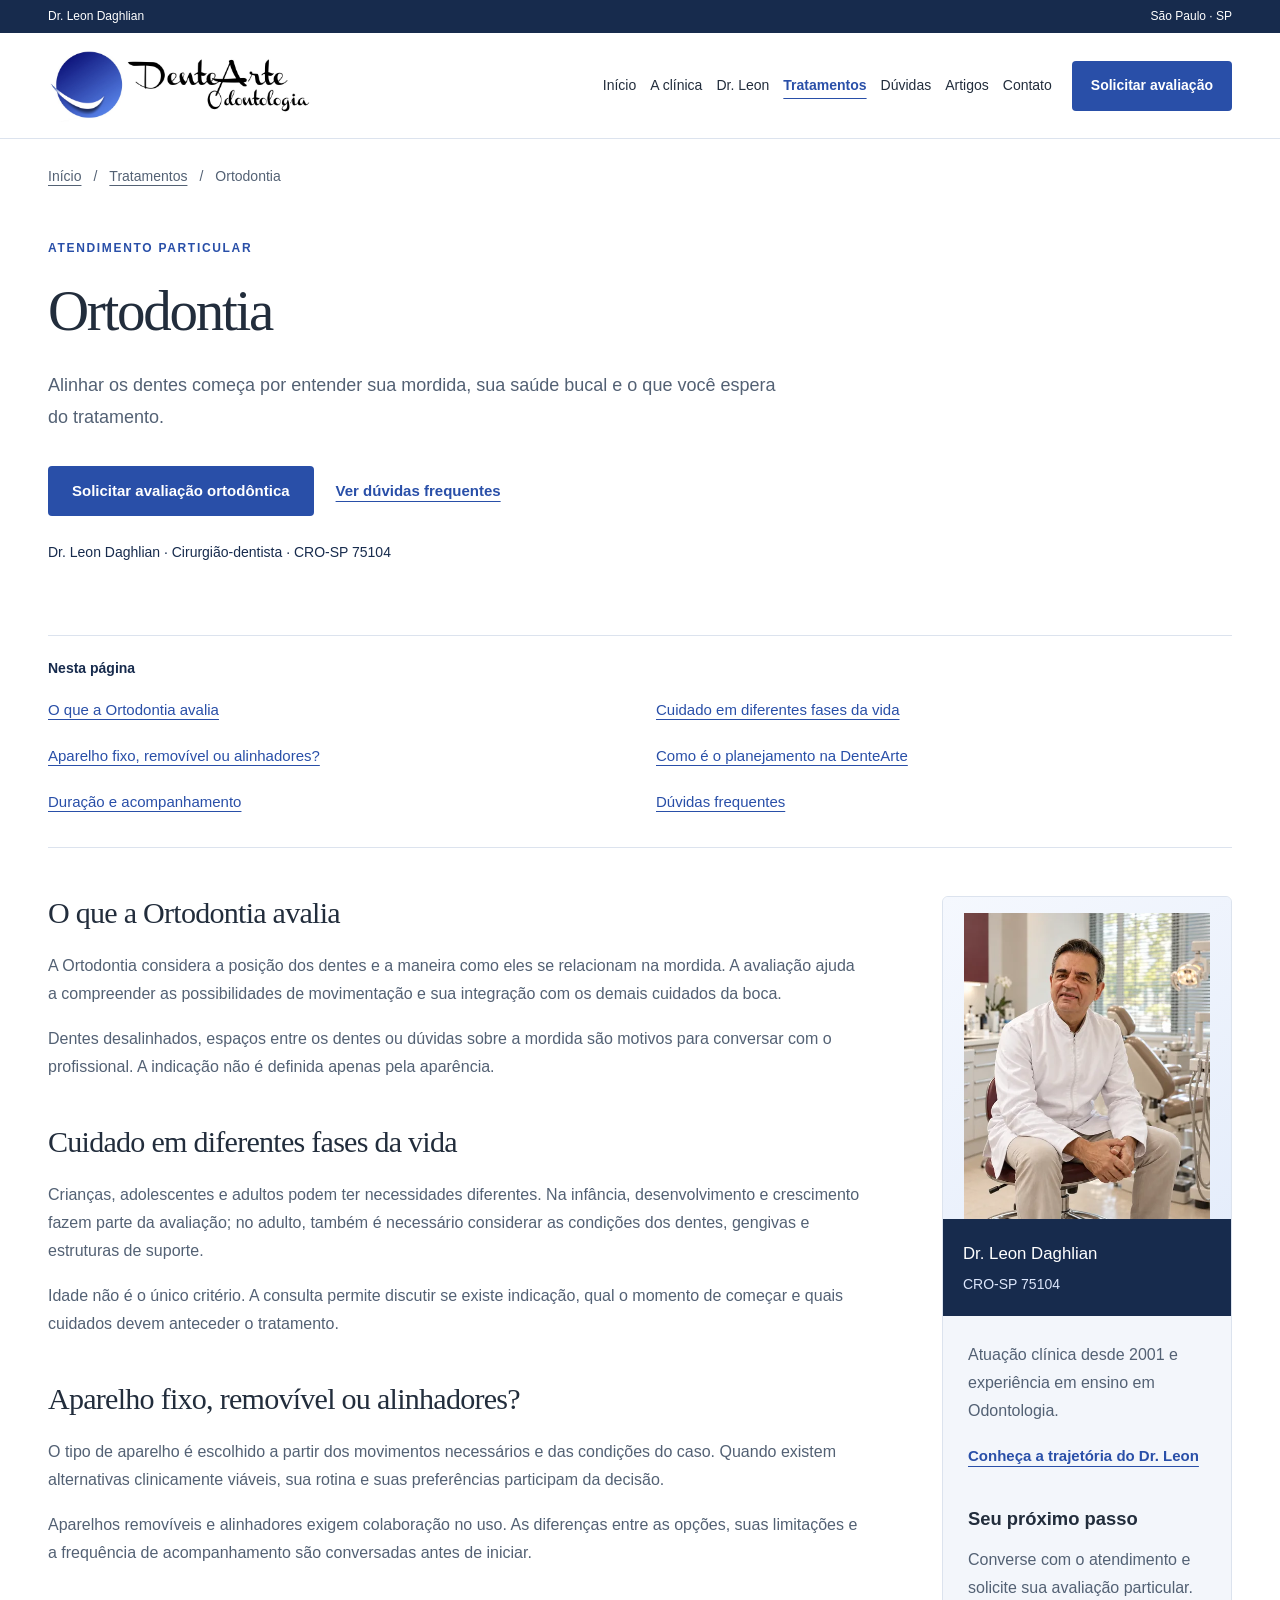
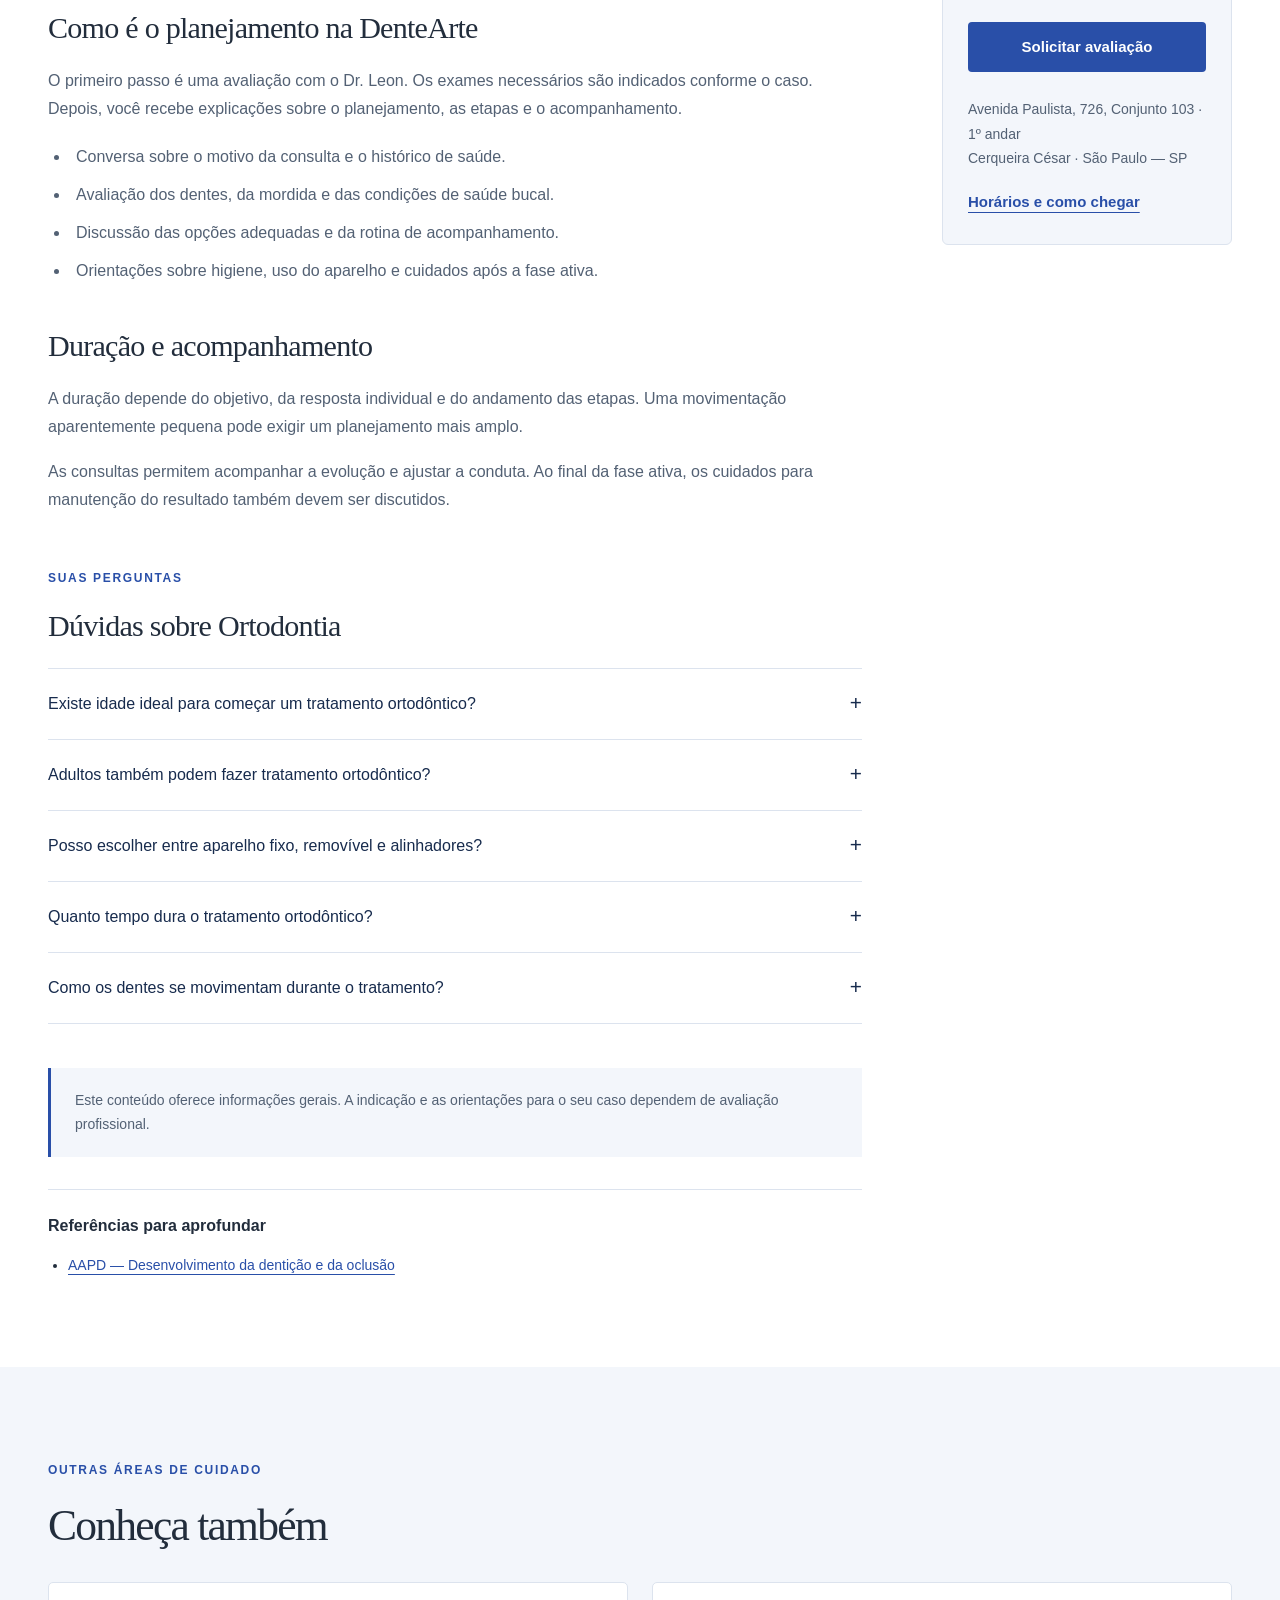
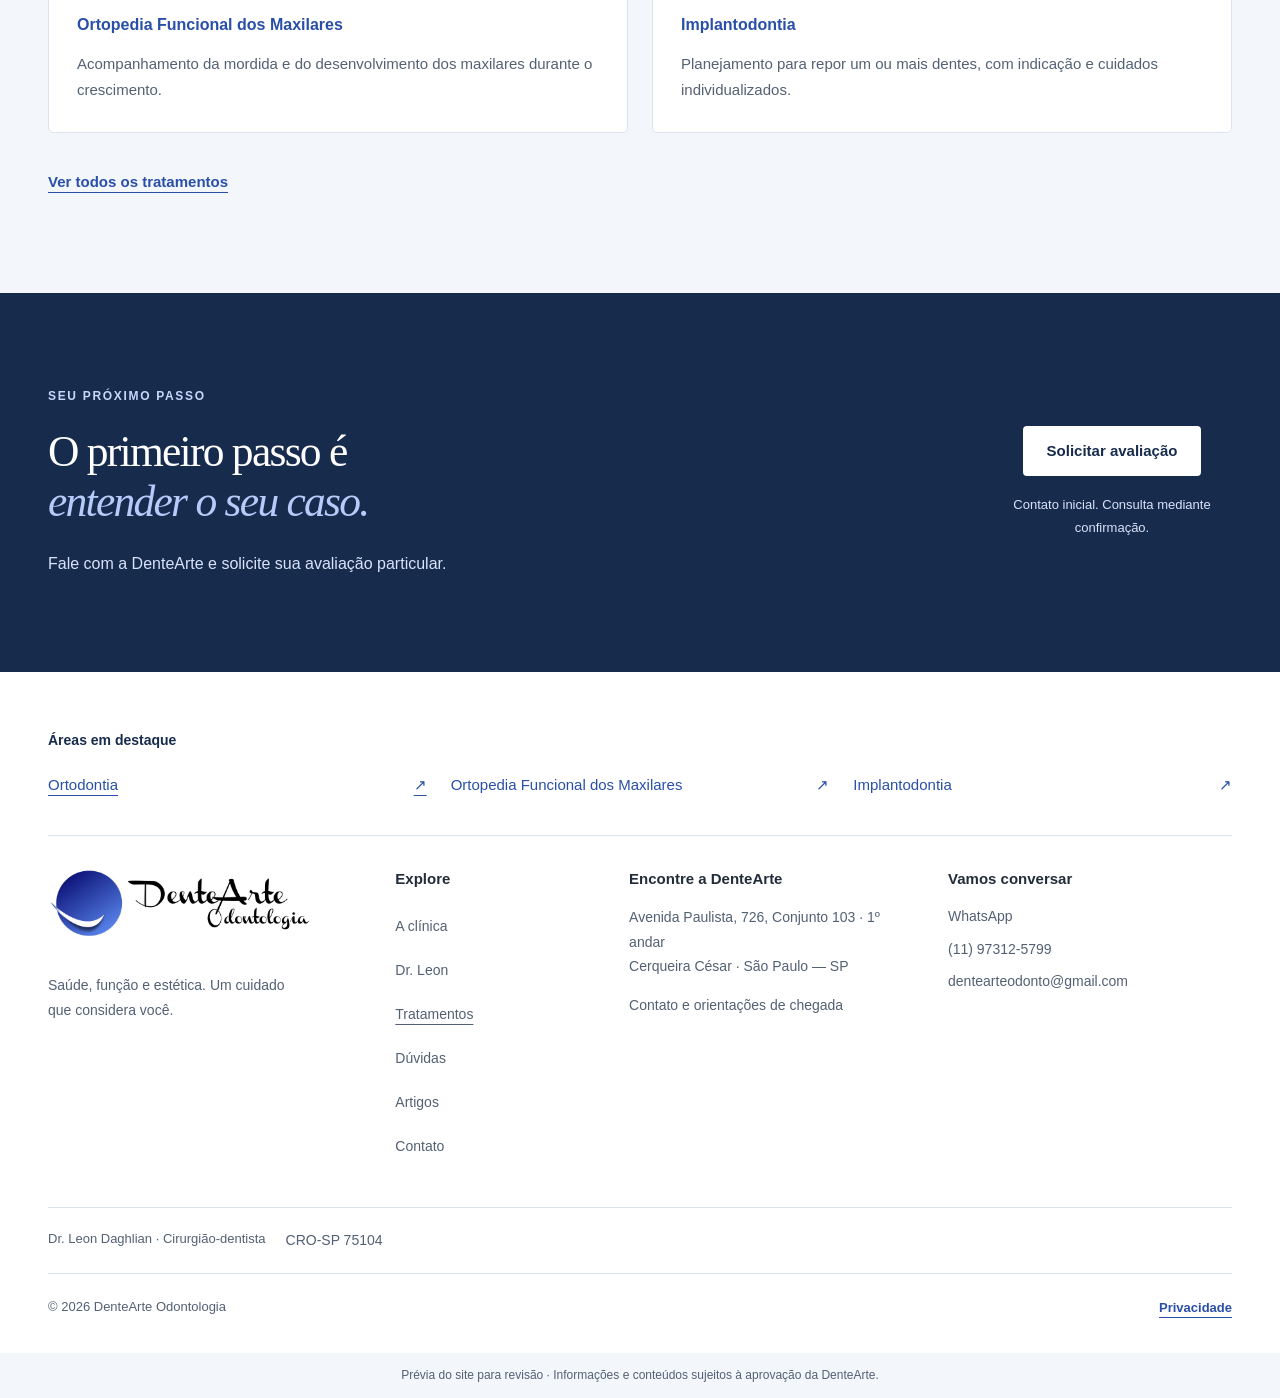
<file: tratamento-ortodontia.html>
<!doctype html>
<html lang="pt-BR">
<head>
  <meta charset="utf-8">
  <meta name="viewport" content="width=device-width, initial-scale=1">
  <meta name="referrer" content="no-referrer">
  <meta name="theme-color" content="#294FA8">
  <meta name="description" content="Entenda a avaliação ortodôntica com o Dr. Leon: aparelhos, alinhadores, planejamento e acompanhamento. Atendimento particular.">
  <meta name="robots" content="noindex, nofollow">
  <meta property="og:type" content="website">
  <meta property="og:locale" content="pt_BR">
  <meta property="og:title" content="Ortodontia | DenteArte">
  <meta property="og:description" content="Entenda a avaliação ortodôntica com o Dr. Leon: aparelhos, alinhadores, planejamento e acompanhamento. Atendimento particular.">
  <meta property="og:site_name" content="DenteArte Odontologia">
  
  <meta property="og:image" content="https://www.dentearte.com/assets/runtime/leon-profissional.a610e7401771569e.webp"><meta property="og:image:alt" content="Dr. Leon Daghlian sentado no consultório">
  <title>Ortodontia | DenteArte</title>
  <link rel="icon" type="image/png" href="assets/runtime/favicon.35aedf105b13063a.png">
  
  <link rel="stylesheet" href="assets/runtime/styles.f822cd32fe6638b9.css">
  <script src="assets/runtime/app.6efefcf47bba2258.js" defer></script>
</head>

<body>
<a class="skip-link" href="#conteudo">Pular para o conteúdo</a>
<div class="topbar"><div class="wrap"><span>Dr. Leon Daghlian</span><span>São Paulo · SP</span></div></div>
<header class="header" id="inicio">
  <div class="header-inner wrap">
    <a class="brand brand-header" href="index.html" aria-label="DenteArte Odontologia, início"><img class="brand-logo" src="assets/runtime/dentearte-odontologia.8fee840954c250de.jpg" width="1644" height="452" alt="" decoding="async"></a>
    <nav class="nav" id="main-nav" aria-label="Menu principal"><a href="index.html">Início</a>
<a href="clinica.html">A clínica</a>
<a href="profissional.html">Dr. Leon</a>
<a href="tratamentos.html" aria-current="location">Tratamentos</a>
<a href="duvidas.html">Dúvidas</a>
<a href="artigos.html">Artigos</a>
<a href="contato.html">Contato</a></nav>
    <a class="button button-blue header-cta"  data-book href="contato.html" aria-haspopup="dialog" data-interest="Ortodontia">Solicitar avaliação</a>
    <button class="menu-toggle" type="button" aria-label="Abrir menu" aria-controls="main-nav" aria-expanded="false"><span></span><span></span></button>
  </div>
</header>

<main id="conteudo" tabindex="-1">
<nav class="breadcrumbs wrap" aria-label="Caminho da página"><a href="index.html">Início</a><span aria-hidden="true">/</span><a href="tratamentos.html">Tratamentos</a><span aria-hidden="true">/</span><span aria-current="page">Ortodontia</span></nav>
<section class="page-hero wrap treatment-hero">
  <p class="eyebrow">ATENDIMENTO PARTICULAR</p>
  <h1>Ortodontia</h1>
  <p class="page-description">Alinhar os dentes começa por entender sua mordida, sua saúde bucal e o que você espera do tratamento.</p>
  <div class="hero-actions"><a class="button button-blue"  data-book data-interest="Ortodontia" href="contato.html" aria-haspopup="dialog">Solicitar avaliação ortodôntica</a><a class="text-link" href="#perguntas-tratamento">Ver dúvidas frequentes</a></div>
  <p class="treatment-signature">Dr. Leon Daghlian · Cirurgião-dentista · CRO-SP 75104</p>
</section>
<nav class="wrap treatment-contents" aria-labelledby="treatment-contents-title"><h2 id="treatment-contents-title">Nesta página</h2><ul><li><a href="#assunto-d83b4ca7613dafd0" data-section-link>O que a Ortodontia avalia</a></li><li><a href="#assunto-45df9384643b898b" data-section-link>Cuidado em diferentes fases da vida</a></li><li><a href="#assunto-bc49632dbade9e94" data-section-link>Aparelho fixo, removível ou alinhadores?</a></li><li><a href="#assunto-de603d38e53dd1a6" data-section-link>Como é o planejamento na DenteArte</a></li><li><a href="#assunto-bc5883fa389737e2" data-section-link>Duração e acompanhamento</a></li><li><a href="#perguntas-tratamento" data-section-link>Dúvidas frequentes</a></li></ul></nav>
<div class="wrap treatment-layout">
  <article class="treatment-content" aria-label="Informações sobre o tratamento">
    <section class="content-block page-section-target" id="assunto-d83b4ca7613dafd0" tabindex="-1"><h2>O que a Ortodontia avalia</h2><p>A Ortodontia considera a posição dos dentes e a maneira como eles se relacionam na mordida. A avaliação ajuda a compreender as possibilidades de movimentação e sua integração com os demais cuidados da boca.</p><p>Dentes desalinhados, espaços entre os dentes ou dúvidas sobre a mordida são motivos para conversar com o profissional. A indicação não é definida apenas pela aparência.</p></section>
<section class="content-block page-section-target" id="assunto-45df9384643b898b" tabindex="-1"><h2>Cuidado em diferentes fases da vida</h2><p>Crianças, adolescentes e adultos podem ter necessidades diferentes. Na infância, desenvolvimento e crescimento fazem parte da avaliação; no adulto, também é necessário considerar as condições dos dentes, gengivas e estruturas de suporte.</p><p>Idade não é o único critério. A consulta permite discutir se existe indicação, qual o momento de começar e quais cuidados devem anteceder o tratamento.</p></section>
<section class="content-block page-section-target" id="assunto-bc49632dbade9e94" tabindex="-1"><h2>Aparelho fixo, removível ou alinhadores?</h2><p>O tipo de aparelho é escolhido a partir dos movimentos necessários e das condições do caso. Quando existem alternativas clinicamente viáveis, sua rotina e suas preferências participam da decisão.</p><p>Aparelhos removíveis e alinhadores exigem colaboração no uso. As diferenças entre as opções, suas limitações e a frequência de acompanhamento são conversadas antes de iniciar.</p></section>
<section class="content-block page-section-target" id="assunto-de603d38e53dd1a6" tabindex="-1"><h2>Como é o planejamento na DenteArte</h2><p>O primeiro passo é uma avaliação com o Dr. Leon. Os exames necessários são indicados conforme o caso. Depois, você recebe explicações sobre o planejamento, as etapas e o acompanhamento.</p><ul><li>Conversa sobre o motivo da consulta e o histórico de saúde.</li><li>Avaliação dos dentes, da mordida e das condições de saúde bucal.</li><li>Discussão das opções adequadas e da rotina de acompanhamento.</li><li>Orientações sobre higiene, uso do aparelho e cuidados após a fase ativa.</li></ul></section>
<section class="content-block page-section-target" id="assunto-bc5883fa389737e2" tabindex="-1"><h2>Duração e acompanhamento</h2><p>A duração depende do objetivo, da resposta individual e do andamento das etapas. Uma movimentação aparentemente pequena pode exigir um planejamento mais amplo.</p><p>As consultas permitem acompanhar a evolução e ajustar a conduta. Ao final da fase ativa, os cuidados para manutenção do resultado também devem ser discutidos.</p></section>
    <section class="content-block treatment-faq page-section-target" id="perguntas-tratamento" tabindex="-1"><p class="eyebrow">SUAS PERGUNTAS</p><h2>Dúvidas sobre Ortodontia</h2><div class="faq-list"><details id="pergunta-ortodontia-idade"><summary>Existe idade ideal para começar um tratamento ortodôntico?<span aria-hidden="true">+</span></summary><p class="faq-answer">A idade é apenas parte da avaliação. Desenvolvimento, saúde dos dentes e gengivas, condições ósseas e objetivos do tratamento ajudam a definir a indicação e o momento de começar.</p><a class="faq-permalink" href="duvidas.html#pergunta-ortodontia-idade">Link para esta pergunta</a></details>
<details id="pergunta-ortodontia-adultos"><summary>Adultos também podem fazer tratamento ortodôntico?<span aria-hidden="true">+</span></summary><p class="faq-answer">Sim, adultos podem ser avaliados para tratamento ortodôntico. A indicação e as possibilidades dependem das condições de saúde bucal e do planejamento. A consulta também esclarece a relação entre alinhamento, mordida e outros cuidados eventualmente necessários.</p><a class="faq-permalink" href="duvidas.html#pergunta-ortodontia-adultos">Link para esta pergunta</a></details>
<details id="pergunta-ortodontia-aparelho"><summary>Posso escolher entre aparelho fixo, removível e alinhadores?<span aria-hidden="true">+</span></summary><p class="faq-answer">O profissional explica quais opções são adequadas ao caso. Quando há mais de uma alternativa viável, suas preferências, rotina e possibilidade de colaboração participam da decisão. Nem todos os tipos de aparelho atendem às mesmas necessidades.</p><a class="faq-permalink" href="duvidas.html#pergunta-ortodontia-aparelho">Link para esta pergunta</a></details>
<details id="pergunta-ortodontia-duracao"><summary>Quanto tempo dura o tratamento ortodôntico?<span aria-hidden="true">+</span></summary><p class="faq-answer">O tempo varia com o tipo de movimentação, as condições de saúde bucal, a resposta individual e o acompanhamento. O número de dentes aparentemente fora de posição não determina sozinho a duração. Uma estimativa só pode ser discutida após avaliação e planejamento.</p><a class="faq-permalink" href="duvidas.html#pergunta-ortodontia-duracao">Link para esta pergunta</a></details>
<details id="pergunta-ortodontia-movimento"><summary>Como os dentes se movimentam durante o tratamento?<span aria-hidden="true">+</span></summary><p class="faq-answer">Forças controladas aplicadas pelos aparelhos estimulam a adaptação dos tecidos ao redor dos dentes, permitindo sua movimentação gradual. A intensidade, o ritmo e as etapas precisam de acompanhamento profissional.</p><a class="faq-permalink" href="duvidas.html#pergunta-ortodontia-movimento">Link para esta pergunta</a></details></div></section>
    <p class="care-note">Este conteúdo oferece informações gerais. A indicação e as orientações para o seu caso dependem de avaliação profissional.</p>
    <section class="content-references"><h2>Referências para aprofundar</h2><ul><li><a href="https://www.aapd.org/research/oral-health-policies--recommendations/management-of-the-developing-dentition-and-occlusion-in-pediatric-dentistry/" target="_blank" rel="noopener noreferrer">AAPD — Desenvolvimento da dentição e da oclusão</a></li></ul></section>
  </article>
  <aside class="treatment-aside" aria-labelledby="treatment-professional-title">
    <figure class="portrait"><div class="portrait-window"><img src="assets/runtime/leon-profissional.a610e7401771569e.webp" alt="Dr. Leon Daghlian sentado no consultório" width="1122" height="1402" loading="lazy" decoding="async" srcset="assets/runtime/leon-profissional-480.19f14e84dc575c90.webp 480w, assets/runtime/leon-profissional-768.5496ac88f60e1366.webp 768w, assets/runtime/leon-profissional.a610e7401771569e.webp 1122w" sizes="(max-width: 360px) calc(100vw - 40px), (max-width: 650px) 320px, (max-width: 1180px) 42vw, 440px"></div><figcaption><strong id="treatment-professional-title">Dr. Leon Daghlian</strong><span>CRO-SP 75104</span></figcaption></figure>
    <div class="treatment-aside-copy"><p>Atuação clínica desde 2001 e experiência em ensino em Odontologia.</p><a class="text-link" href="profissional.html">Conheça a trajetória do Dr. Leon</a><h2>Seu próximo passo</h2><p>Converse com o atendimento e solicite sua avaliação particular.</p><a class="button button-blue"  data-book data-interest="Ortodontia" href="contato.html" aria-haspopup="dialog">Solicitar avaliação</a><address>Avenida Paulista, 726, Conjunto 103 · 1º andar<br>Cerqueira César · São Paulo — SP</address><a class="text-link" href="contato.html">Horários e como chegar</a></div>
  </aside>
</div>
<section class="soft-section section-space"><div class="wrap"><p class="eyebrow">OUTRAS ÁREAS DE CUIDADO</p><h2>Conheça também</h2><div class="related-treatment-grid"><a class="related-treatment" href="tratamento-ortopedia-funcional.html"><strong>Ortopedia Funcional dos Maxilares</strong><span>Acompanhamento da mordida e do desenvolvimento dos maxilares durante o crescimento.</span></a><a class="related-treatment" href="tratamento-implantodontia.html"><strong>Implantodontia</strong><span>Planejamento para repor um ou mais dentes, com indicação e cuidados individualizados.</span></a></div><a class="text-link" href="tratamentos.html">Ver todos os tratamentos</a></div></section>
<section class="closing section-space">
  <div class="wrap closing-inner"><div><p class="eyebrow">SEU PRÓXIMO PASSO</p><h2>O primeiro passo é<br><em>entender o seu caso.</em></h2><p>Fale com a DenteArte e solicite sua avaliação particular.</p></div><div class="closing-action"><a class="button button-light"  data-book href="contato.html" aria-haspopup="dialog" data-interest="Ortodontia">Solicitar avaliação</a><span>Contato inicial. Consulta mediante confirmação.</span></div></div>
</section>

</main>
<footer class="footer">
  <nav class="footer-treatments wrap" aria-labelledby="footer-treatments-title"><h2 id="footer-treatments-title">Áreas em destaque</h2><ul><li><a href="tratamento-ortodontia.html" aria-current="page">Ortodontia<span aria-hidden="true">↗</span></a></li><li><a href="tratamento-ortopedia-funcional.html">Ortopedia Funcional dos Maxilares<span aria-hidden="true">↗</span></a></li><li><a href="tratamento-implantodontia.html">Implantodontia<span aria-hidden="true">↗</span></a></li></ul></nav>
  <div class="wrap footer-main">
    <div><a class="brand brand-footer" href="index.html" aria-label="DenteArte Odontologia, início"><img class="brand-logo" src="assets/runtime/dentearte-odontologia.8fee840954c250de.jpg" width="1644" height="452" alt="" decoding="async"></a><p>Saúde, função e estética. Um cuidado que considera você.</p></div>
    <div><h2>Explore</h2><nav aria-label="Explore o site"><a href="clinica.html">A clínica</a>
<a href="profissional.html">Dr. Leon</a>
<a href="tratamentos.html" aria-current="location">Tratamentos</a>
<a href="duvidas.html">Dúvidas</a>
<a href="artigos.html">Artigos</a>
<a href="contato.html">Contato</a></nav></div>
    <div><h2>Encontre a DenteArte</h2><address>Avenida Paulista, 726, Conjunto 103 · 1º andar<br>Cerqueira César · São Paulo — SP</address><a href="contato.html">Contato e orientações de chegada</a></div>
    <div><h2>Vamos conversar</h2><a href="https://wa.me/5511973125799?text=Ol%C3%A1%2C%20conheci%20a%20DenteArte%20Odontologia%20pelo%20site%20e%20gostaria%20de%20informa%C3%A7%C3%B5es%20para%20agendar%20uma%20avalia%C3%A7%C3%A3o." target="_blank" rel="noopener noreferrer">WhatsApp</a>
<a href="tel:+5511973125799">(11) 97312-5799</a>
<a href="mailto:dentearteodonto@gmail.com">dentearteodonto@gmail.com</a></div>
  </div>
  <div class="wrap footer-professional"><span>Dr. Leon Daghlian · Cirurgião-dentista</span><span class="professional-registration">CRO-SP 75104</span></div>
  <div class="wrap footer-bottom"><span>© <span id="year">2026</span> DenteArte Odontologia</span><a id="privacy-open" class="text-link" href="privacidade.html" aria-controls="privacy-dialog" aria-haspopup="dialog">Privacidade</a></div>
  <p class="review-note">Prévia do site para revisão · Informações e conteúdos sujeitos à aprovação da DenteArte.</p>
</footer>
<nav class="mobile-actions" aria-label="Atalhos de atendimento">
  <a class="button button-outline" href="contato.html#como-chegar">Como chegar</a>
  <a class="button button-blue"  data-book href="contato.html" aria-haspopup="dialog" data-interest="Ortodontia">Solicitar avaliação</a>
</nav>

<dialog id="booking-dialog" aria-labelledby="booking-title" aria-describedby="booking-description">
  <div class="dialog-toolbar"><button class="dialog-close" type="button" aria-label="Fechar contato" data-close="booking-dialog">×</button></div>
  <div class="dialog-inner">
    <p class="eyebrow">CONTATO COM A DENTEARTE</p>
    <h2 id="booking-title">Vamos <em>conversar?</em></h2>
    <p id="booking-description">Escolha o motivo do contato para preparar uma mensagem. Você poderá revisar o texto e continuar pelo canal de sua preferência.</p>
    <form id="booking-form">
      <label for="purpose">Como podemos ajudar?</label>
      <select id="purpose" name="purpose" aria-controls="booking-interest-field booking-period-field">
        <option value="avaliacao">Solicitar avaliação</option>
        <option value="duvida">Tirar uma dúvida</option>
        <option value="reagendamento">Reagendar consulta</option>
      </select>
      <div id="booking-interest-field" class="booking-field">
        <label for="interest">Sobre o que você quer conversar?</label>
        <select id="interest" name="interest"><option>Avaliação inicial</option><option>Informações sobre atendimento</option><option>Ortodontia</option><option>Ortopedia Funcional dos Maxilares</option><option>Implantodontia</option><option>Check-up Microscópico Digital</option><option>Endodontia</option><option>Periodontia</option><option>Próteses dentárias</option><option>Dentística e estética dental</option></select>
      </div>
      <div id="booking-period-field" class="booking-field">
        <label for="period">Qual período você prefere?</label>
        <select id="period" name="period" aria-describedby="period-hint">
          <option value="Sem preferência">Sem preferência</option>
          <option value="Manhã">Manhã</option>
          <option value="Tarde">Tarde</option>
          <option value="Noite">Noite</option>
        </select>
        <p id="period-hint" class="booking-hint">Informe sua preferência. A disponibilidade será confirmada pelo atendimento.</p>
      </div>
      <button type="submit" class="button button-blue">Preparar mensagem</button>
    </form>
    <div id="booking-result" hidden><label for="message">Confira e ajuste a mensagem</label><textarea id="message" rows="6" maxlength="2000" aria-describedby="message-hint message-count"></textarea><p id="message-count" class="booking-hint message-count">0 de 2.000 caracteres</p><p id="message-hint" class="booking-hint">Você pode personalizar o texto. Os botões abaixo usam a mensagem exibida aqui.</p><div id="booking-channels" class="booking-channels" aria-label="Escolha um canal de contato"></div><button id="copy-message" class="button button-outline" type="button">Copiar mensagem</button><p id="copy-status" class="copy-status" role="status" aria-live="polite"></p><button id="edit-message" class="text-link" type="button">Voltar às preferências</button><p class="booking-hint">Ao preparar novamente, o texto será recriado com suas escolhas.</p></div>
    <p class="contact-disclaimer">A mensagem não é enviada automaticamente. O horário só fica confirmado após o retorno do atendimento.</p>
  </div>
</dialog>
<dialog id="privacy-dialog" aria-labelledby="privacy-title">
  <div class="dialog-toolbar"><button class="dialog-close" type="button" aria-label="Fechar privacidade" data-close="privacy-dialog">×</button></div>
  <div class="dialog-inner"><p class="eyebrow">PRIVACIDADE</p><h2 id="privacy-title">Sobre o uso <em>deste site.</em></h2><p>Este site apresenta informações sobre a DenteArte. A preparação da mensagem acontece apenas no seu navegador, sem cadastro ou armazenamento permanente das preferências.</p>
<p>As buscas e os filtros de dúvidas e tratamentos acontecem no navegador. Os termos pesquisados não são enviados pelo site nem gravados em armazenamento permanente.</p>
<p>Ao escolher WhatsApp ou e-mail, o texto é encaminhado ao aplicativo selecionado para revisão e envio por você. O botão de telefone abre o aplicativo de chamadas. O tratamento dos dados nesses canais segue as práticas dos respectivos serviços e do atendimento.</p>
<p>Não há ferramentas de publicidade, análise de visitas, mapas incorporados ou reprodução automática de vídeos. A tipografia utiliza fontes disponíveis no dispositivo, sem solicitação ao Google Fonts.</p>
<p>Os vídeos de apresentação, recepção, consultório e entrada são servidos pela própria hospedagem do site e só começam a tocar quando você escolhe assistir, sem carregamento antecipado do vídeo.</p>
<p>As miniaturas dos demais vídeos são carregadas do YouTube. Ao clicar em uma capa ou em “Assistir no YouTube”, você abre o vídeo nesse serviço. A hospedagem poderá processar informações técnicas para disponibilizar o site. Mapas e redes sociais também abrem serviços externos.</p>
<p>Para conversar com a DenteArte sobre privacidade: <a href="mailto:dentearteodonto@gmail.com">dentearteodonto@gmail.com</a>.</p>
<a class="text-link" href="privacidade.html">Ver página de privacidade</a></div></dialog>
<script id="site-data" type="application/json">{"name":"DenteArte Odontologia","whatsapp":"5511973125799","email":"dentearteodonto@gmail.com","phone":"+5511973125799","emailSubject":"Solicitação de avaliação — DenteArte"}</script>

<svg xmlns="http://www.w3.org/2000/svg" class="svg-defs" aria-hidden="true"><defs>
<symbol id="i-pin" viewBox="0 0 24 24"><path d="M20 10c0 6-8 12-8 12S4 16 4 10a8 8 0 1 1 16 0Z"/><circle cx="12" cy="10" r="2.5"/></symbol>
<symbol id="i-search" viewBox="0 0 24 24"><circle cx="10" cy="10" r="6.5"/><path d="m15 15 6 6"/></symbol>
<symbol id="i-shield" viewBox="0 0 24 24"><path d="m12 3-9 4v5c0 5 9 9 9 9s9-4 9-9V7l-9-4Z"/><path d="m8 12 3 3 5-6"/></symbol>
<symbol id="i-heart" viewBox="0 0 24 24"><path d="M20.8 4.6a5.5 5.5 0 0 0-7.8 0L12 5.7l-1.1-1.1a5.5 5.5 0 0 0-7.8 7.8L12 21l8.8-8.6a5.5 5.5 0 0 0 0-7.8Z"/></symbol>
<symbol id="i-align" viewBox="0 0 24 24"><path d="M3 9c4 7 14 7 18 0M3 15c5 7 13 7 18 0M7 10v7M12 12v7M17 10v7"/></symbol>
<symbol id="i-layers" viewBox="0 0 24 24"><path d="m12 3 10 6-10 6L2 9l10-6ZM2 13l10 6 10-6M2 17l10 6 10-6"/></symbol>
<symbol id="i-sparkles" viewBox="0 0 24 24"><path d="m12 3 2.2 6.8L21 12l-6.8 2.2L12 21l-2.2-6.8L3 12l6.8-2.2L12 3ZM20 2v4M18 4h4"/></symbol>
<symbol id="i-quote" viewBox="0 0 24 24"><path d="M10 6H4v7h5c0 3-2 5-5 5M21 6h-6v7h5c0 3-2 5-5 5"/></symbol>
<symbol id="i-film" viewBox="0 0 24 24"><rect x="3" y="3" width="18" height="18" rx="2"/><path d="M7 3v18M17 3v18M3 8h4M3 16h4M17 8h4M17 16h4m-6-9 4 5-4 5Z"/></symbol>
<symbol id="i-mic" viewBox="0 0 24 24"><rect x="8" y="2" width="8" height="13" rx="4"/><path d="M5 10v2a7 7 0 0 0 14 0v-2M12 19v3M8 22h8M9 6h3M9 10h3"/></symbol>
<symbol id="i-book" viewBox="0 0 24 24"><path d="M12 5C9 3 5 3 2 4v15c3-1 7-1 10 1 3-2 7-2 10-1V4c-3-1-7-1-10 1Zm0 0v15M5 8h4M5 12h4M15 8h4M15 12h4"/></symbol>
</defs></svg>

</body>
</html>
</file>
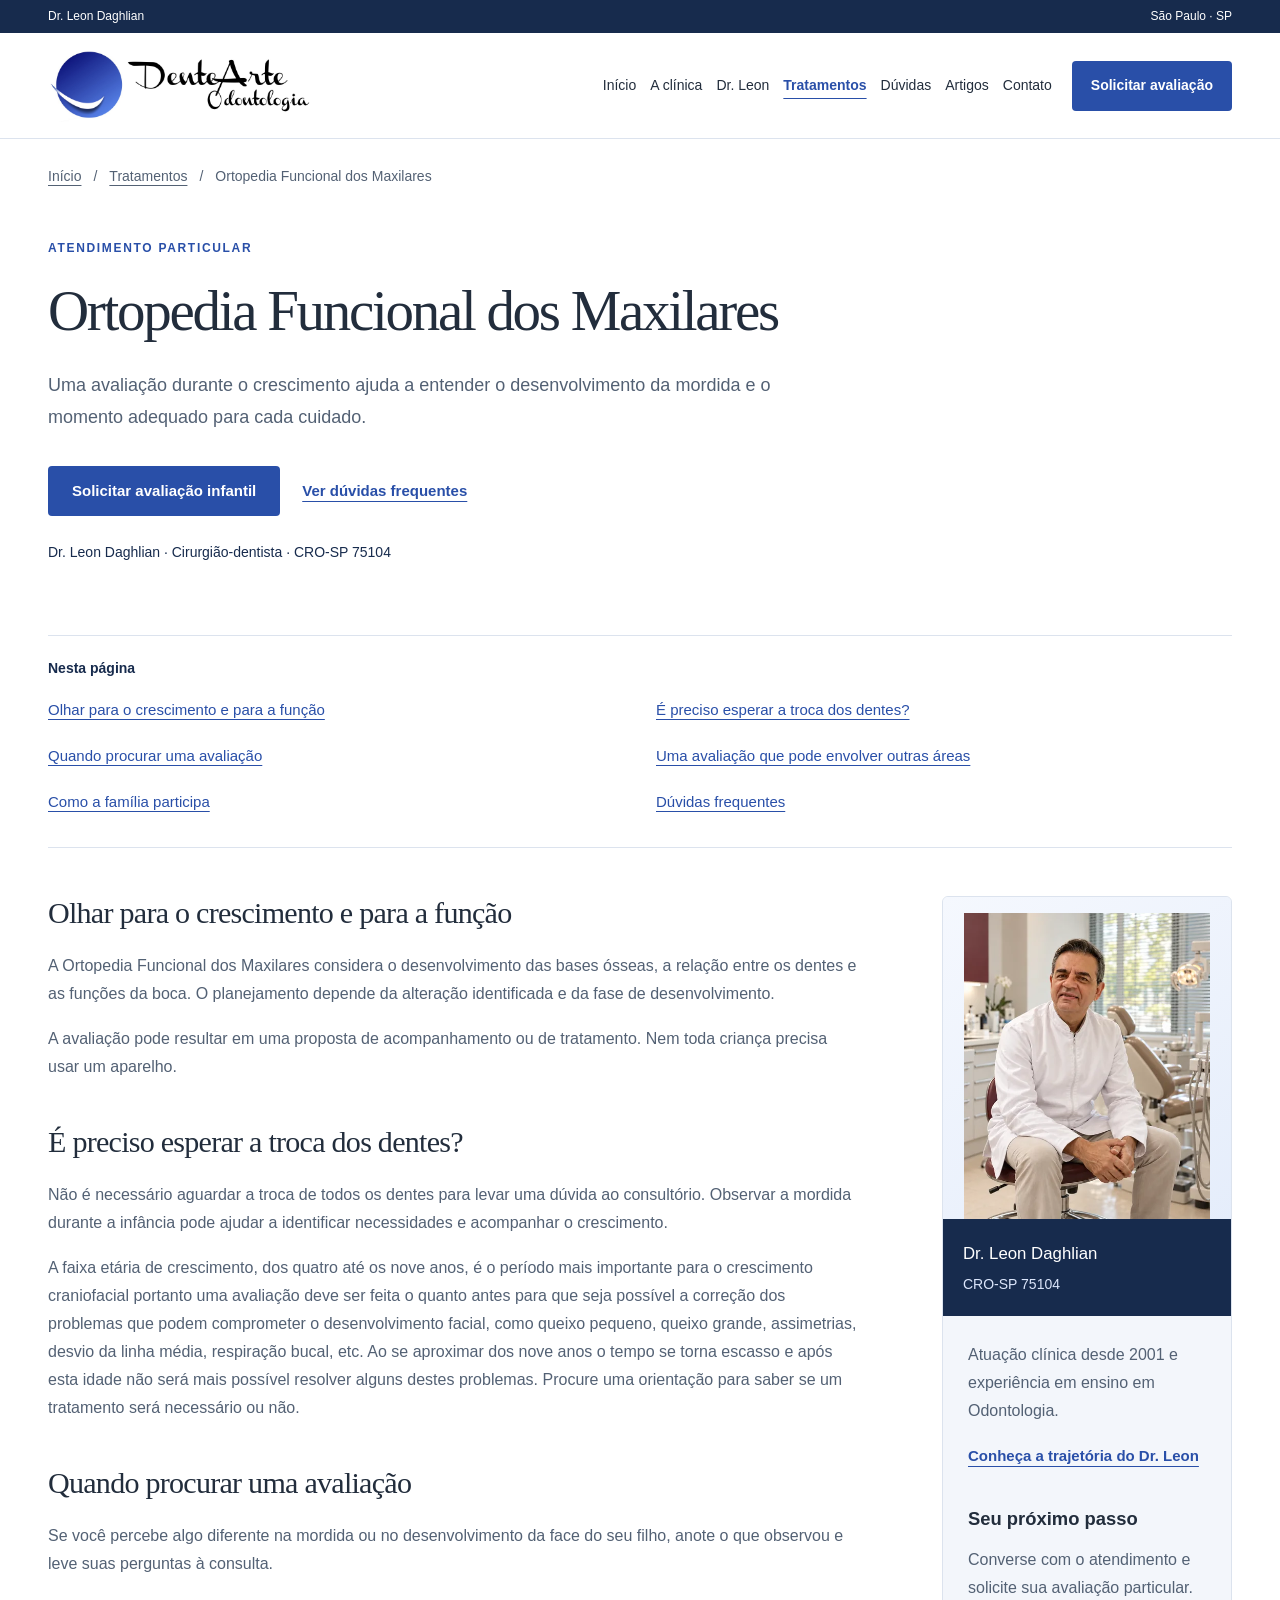
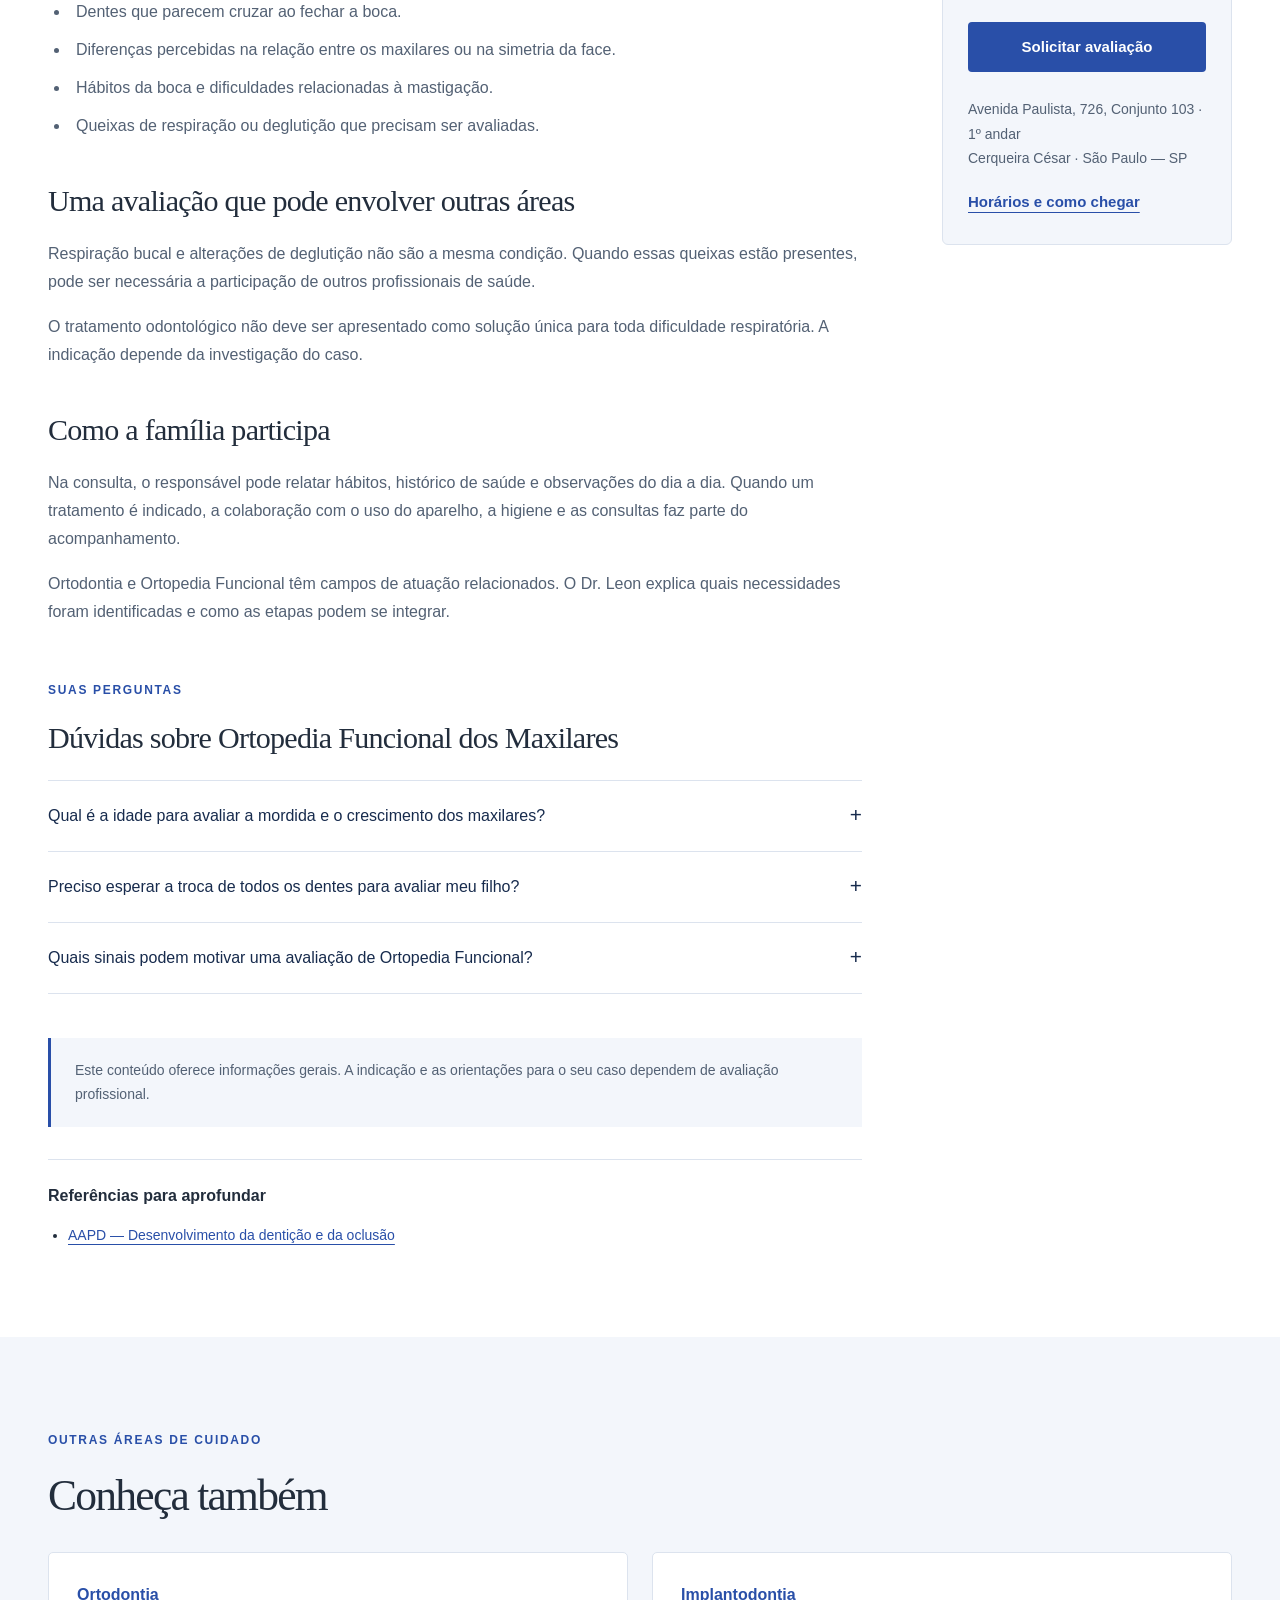
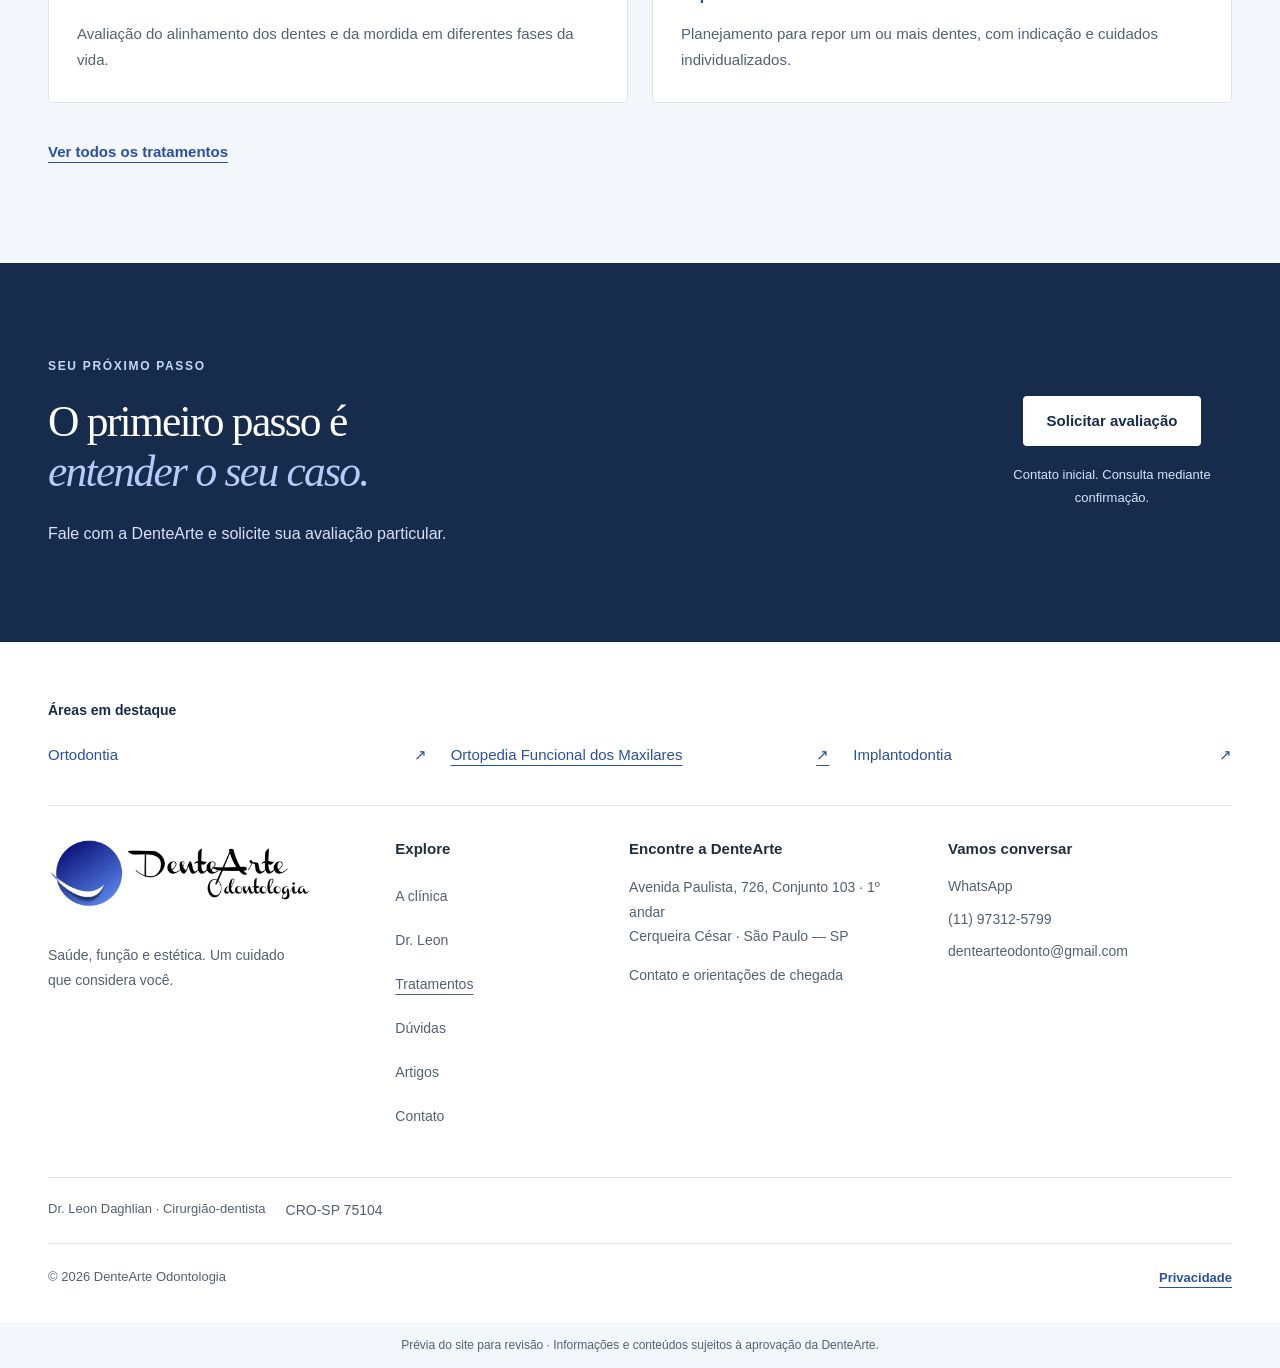
<file: tratamento-ortopedia-funcional.html>
<!doctype html>
<html lang="pt-BR">
<head>
  <meta charset="utf-8">
  <meta name="viewport" content="width=device-width, initial-scale=1">
  <meta name="referrer" content="no-referrer">
  <meta name="theme-color" content="#294FA8">
  <meta name="description" content="Avaliação da mordida e do desenvolvimento dos maxilares durante o crescimento. Conheça o atendimento com o Dr. Leon.">
  <meta name="robots" content="noindex, nofollow">
  <meta property="og:type" content="website">
  <meta property="og:locale" content="pt_BR">
  <meta property="og:title" content="Ortopedia Funcional dos Maxilares | DenteArte SP">
  <meta property="og:description" content="Avaliação da mordida e do desenvolvimento dos maxilares durante o crescimento. Conheça o atendimento com o Dr. Leon.">
  <meta property="og:site_name" content="DenteArte Odontologia">
  
  <meta property="og:image" content="https://www.dentearte.com/assets/runtime/leon-profissional.a610e7401771569e.webp"><meta property="og:image:alt" content="Dr. Leon Daghlian sentado no consultório">
  <title>Ortopedia Funcional dos Maxilares | DenteArte SP</title>
  <link rel="icon" type="image/png" href="assets/runtime/favicon.35aedf105b13063a.png">
  
  <link rel="stylesheet" href="assets/runtime/styles.f822cd32fe6638b9.css">
  <script src="assets/runtime/app.6efefcf47bba2258.js" defer></script>
</head>

<body>
<a class="skip-link" href="#conteudo">Pular para o conteúdo</a>
<div class="topbar"><div class="wrap"><span>Dr. Leon Daghlian</span><span>São Paulo · SP</span></div></div>
<header class="header" id="inicio">
  <div class="header-inner wrap">
    <a class="brand brand-header" href="index.html" aria-label="DenteArte Odontologia, início"><img class="brand-logo" src="assets/runtime/dentearte-odontologia.8fee840954c250de.jpg" width="1644" height="452" alt="" decoding="async"></a>
    <nav class="nav" id="main-nav" aria-label="Menu principal"><a href="index.html">Início</a>
<a href="clinica.html">A clínica</a>
<a href="profissional.html">Dr. Leon</a>
<a href="tratamentos.html" aria-current="location">Tratamentos</a>
<a href="duvidas.html">Dúvidas</a>
<a href="artigos.html">Artigos</a>
<a href="contato.html">Contato</a></nav>
    <a class="button button-blue header-cta"  data-book href="contato.html" aria-haspopup="dialog" data-interest="Ortopedia Funcional dos Maxilares">Solicitar avaliação</a>
    <button class="menu-toggle" type="button" aria-label="Abrir menu" aria-controls="main-nav" aria-expanded="false"><span></span><span></span></button>
  </div>
</header>

<main id="conteudo" tabindex="-1">
<nav class="breadcrumbs wrap" aria-label="Caminho da página"><a href="index.html">Início</a><span aria-hidden="true">/</span><a href="tratamentos.html">Tratamentos</a><span aria-hidden="true">/</span><span aria-current="page">Ortopedia Funcional dos Maxilares</span></nav>
<section class="page-hero wrap treatment-hero">
  <p class="eyebrow">ATENDIMENTO PARTICULAR</p>
  <h1>Ortopedia Funcional dos Maxilares</h1>
  <p class="page-description">Uma avaliação durante o crescimento ajuda a entender o desenvolvimento da mordida e o momento adequado para cada cuidado.</p>
  <div class="hero-actions"><a class="button button-blue"  data-book data-interest="Ortopedia Funcional dos Maxilares" href="contato.html" aria-haspopup="dialog">Solicitar avaliação infantil</a><a class="text-link" href="#perguntas-tratamento">Ver dúvidas frequentes</a></div>
  <p class="treatment-signature">Dr. Leon Daghlian · Cirurgião-dentista · CRO-SP 75104</p>
</section>
<nav class="wrap treatment-contents" aria-labelledby="treatment-contents-title"><h2 id="treatment-contents-title">Nesta página</h2><ul><li><a href="#assunto-3be473cdb18f252f" data-section-link>Olhar para o crescimento e para a função</a></li><li><a href="#assunto-704260b3d33f6e2b" data-section-link>É preciso esperar a troca dos dentes?</a></li><li><a href="#assunto-7a3e6213ad35df1a" data-section-link>Quando procurar uma avaliação</a></li><li><a href="#assunto-4281eb707330ea92" data-section-link>Uma avaliação que pode envolver outras áreas</a></li><li><a href="#assunto-669ec1d3c23651e9" data-section-link>Como a família participa</a></li><li><a href="#perguntas-tratamento" data-section-link>Dúvidas frequentes</a></li></ul></nav>
<div class="wrap treatment-layout">
  <article class="treatment-content" aria-label="Informações sobre o tratamento">
    <section class="content-block page-section-target" id="assunto-3be473cdb18f252f" tabindex="-1"><h2>Olhar para o crescimento e para a função</h2><p>A Ortopedia Funcional dos Maxilares considera o desenvolvimento das bases ósseas, a relação entre os dentes e as funções da boca. O planejamento depende da alteração identificada e da fase de desenvolvimento.</p><p>A avaliação pode resultar em uma proposta de acompanhamento ou de tratamento. Nem toda criança precisa usar um aparelho.</p></section>
<section class="content-block page-section-target" id="assunto-704260b3d33f6e2b" tabindex="-1"><h2>É preciso esperar a troca dos dentes?</h2><p>Não é necessário aguardar a troca de todos os dentes para levar uma dúvida ao consultório. Observar a mordida durante a infância pode ajudar a identificar necessidades e acompanhar o crescimento.</p><p>A faixa etária de crescimento, dos quatro até os nove anos, é o período mais importante para o crescimento craniofacial portanto uma avaliação deve ser feita o quanto antes para que seja possível a correção dos problemas que podem comprometer o desenvolvimento facial, como queixo pequeno, queixo grande, assimetrias, desvio da linha média, respiração bucal, etc. Ao se aproximar dos nove anos o tempo se torna escasso e após esta idade não será mais possível resolver alguns destes problemas. Procure uma orientação para saber se um tratamento será necessário ou não.</p></section>
<section class="content-block page-section-target" id="assunto-7a3e6213ad35df1a" tabindex="-1"><h2>Quando procurar uma avaliação</h2><p>Se você percebe algo diferente na mordida ou no desenvolvimento da face do seu filho, anote o que observou e leve suas perguntas à consulta.</p><ul><li>Dentes que parecem cruzar ao fechar a boca.</li><li>Diferenças percebidas na relação entre os maxilares ou na simetria da face.</li><li>Hábitos da boca e dificuldades relacionadas à mastigação.</li><li>Queixas de respiração ou deglutição que precisam ser avaliadas.</li></ul></section>
<section class="content-block page-section-target" id="assunto-4281eb707330ea92" tabindex="-1"><h2>Uma avaliação que pode envolver outras áreas</h2><p>Respiração bucal e alterações de deglutição não são a mesma condição. Quando essas queixas estão presentes, pode ser necessária a participação de outros profissionais de saúde.</p><p>O tratamento odontológico não deve ser apresentado como solução única para toda dificuldade respiratória. A indicação depende da investigação do caso.</p></section>
<section class="content-block page-section-target" id="assunto-669ec1d3c23651e9" tabindex="-1"><h2>Como a família participa</h2><p>Na consulta, o responsável pode relatar hábitos, histórico de saúde e observações do dia a dia. Quando um tratamento é indicado, a colaboração com o uso do aparelho, a higiene e as consultas faz parte do acompanhamento.</p><p>Ortodontia e Ortopedia Funcional têm campos de atuação relacionados. O Dr. Leon explica quais necessidades foram identificadas e como as etapas podem se integrar.</p></section>
    <section class="content-block treatment-faq page-section-target" id="perguntas-tratamento" tabindex="-1"><p class="eyebrow">SUAS PERGUNTAS</p><h2>Dúvidas sobre Ortopedia Funcional dos Maxilares</h2><div class="faq-list"><details id="pergunta-ortopedia-idade"><summary>Qual é a idade para avaliar a mordida e o crescimento dos maxilares?<span aria-hidden="true">+</span></summary><p class="faq-answer">O momento depende do desenvolvimento e do problema observado. A avaliação durante a infância permite acompanhar o crescimento e verificar se existe indicação de intervenção.</p><a class="faq-permalink" href="duvidas.html#pergunta-ortopedia-idade">Link para esta pergunta</a></details>
<details id="pergunta-avaliacao-infantil"><summary>Preciso esperar a troca de todos os dentes para avaliar meu filho?<span aria-hidden="true">+</span></summary><p class="faq-answer">Não, é necessário avaliar a partir dos quatro ou cinco anos. Se houver problemas a serem corrigidos o tratamento pode iniciar logo ou esperar até os sete anos, mas a avaliação para conhecer as necessidades da criança deve ser cedo, se esperar a troca dos dentes pode ser tarde demais.</p><a class="faq-permalink" href="duvidas.html#pergunta-avaliacao-infantil">Link para esta pergunta</a></details>
<details id="pergunta-ortopedia-sinais"><summary>Quais sinais podem motivar uma avaliação de Ortopedia Funcional?<span aria-hidden="true">+</span></summary><p class="faq-answer">Observe seu filho, caso ele apresente dificuldade ao engolir alimentos, se ele come de boca aberta, o queixo muito pequeno ou grande demais a ponto de cruzar os dentes da frente, assimetrias ou qualquer alteração ou dúvida, procure logo agendar uma consulta, isto pode evitar muitos problemas no futuro.</p><a class="faq-permalink" href="duvidas.html#pergunta-ortopedia-sinais">Link para esta pergunta</a></details></div></section>
    <p class="care-note">Este conteúdo oferece informações gerais. A indicação e as orientações para o seu caso dependem de avaliação profissional.</p>
    <section class="content-references"><h2>Referências para aprofundar</h2><ul><li><a href="https://www.aapd.org/research/oral-health-policies--recommendations/management-of-the-developing-dentition-and-occlusion-in-pediatric-dentistry/" target="_blank" rel="noopener noreferrer">AAPD — Desenvolvimento da dentição e da oclusão</a></li></ul></section>
  </article>
  <aside class="treatment-aside" aria-labelledby="treatment-professional-title">
    <figure class="portrait"><div class="portrait-window"><img src="assets/runtime/leon-profissional.a610e7401771569e.webp" alt="Dr. Leon Daghlian sentado no consultório" width="1122" height="1402" loading="lazy" decoding="async" srcset="assets/runtime/leon-profissional-480.19f14e84dc575c90.webp 480w, assets/runtime/leon-profissional-768.5496ac88f60e1366.webp 768w, assets/runtime/leon-profissional.a610e7401771569e.webp 1122w" sizes="(max-width: 360px) calc(100vw - 40px), (max-width: 650px) 320px, (max-width: 1180px) 42vw, 440px"></div><figcaption><strong id="treatment-professional-title">Dr. Leon Daghlian</strong><span>CRO-SP 75104</span></figcaption></figure>
    <div class="treatment-aside-copy"><p>Atuação clínica desde 2001 e experiência em ensino em Odontologia.</p><a class="text-link" href="profissional.html">Conheça a trajetória do Dr. Leon</a><h2>Seu próximo passo</h2><p>Converse com o atendimento e solicite sua avaliação particular.</p><a class="button button-blue"  data-book data-interest="Ortopedia Funcional dos Maxilares" href="contato.html" aria-haspopup="dialog">Solicitar avaliação</a><address>Avenida Paulista, 726, Conjunto 103 · 1º andar<br>Cerqueira César · São Paulo — SP</address><a class="text-link" href="contato.html">Horários e como chegar</a></div>
  </aside>
</div>
<section class="soft-section section-space"><div class="wrap"><p class="eyebrow">OUTRAS ÁREAS DE CUIDADO</p><h2>Conheça também</h2><div class="related-treatment-grid"><a class="related-treatment" href="tratamento-ortodontia.html"><strong>Ortodontia</strong><span>Avaliação do alinhamento dos dentes e da mordida em diferentes fases da vida.</span></a><a class="related-treatment" href="tratamento-implantodontia.html"><strong>Implantodontia</strong><span>Planejamento para repor um ou mais dentes, com indicação e cuidados individualizados.</span></a></div><a class="text-link" href="tratamentos.html">Ver todos os tratamentos</a></div></section>
<section class="closing section-space">
  <div class="wrap closing-inner"><div><p class="eyebrow">SEU PRÓXIMO PASSO</p><h2>O primeiro passo é<br><em>entender o seu caso.</em></h2><p>Fale com a DenteArte e solicite sua avaliação particular.</p></div><div class="closing-action"><a class="button button-light"  data-book href="contato.html" aria-haspopup="dialog" data-interest="Ortopedia Funcional dos Maxilares">Solicitar avaliação</a><span>Contato inicial. Consulta mediante confirmação.</span></div></div>
</section>

</main>
<footer class="footer">
  <nav class="footer-treatments wrap" aria-labelledby="footer-treatments-title"><h2 id="footer-treatments-title">Áreas em destaque</h2><ul><li><a href="tratamento-ortodontia.html">Ortodontia<span aria-hidden="true">↗</span></a></li><li><a href="tratamento-ortopedia-funcional.html" aria-current="page">Ortopedia Funcional dos Maxilares<span aria-hidden="true">↗</span></a></li><li><a href="tratamento-implantodontia.html">Implantodontia<span aria-hidden="true">↗</span></a></li></ul></nav>
  <div class="wrap footer-main">
    <div><a class="brand brand-footer" href="index.html" aria-label="DenteArte Odontologia, início"><img class="brand-logo" src="assets/runtime/dentearte-odontologia.8fee840954c250de.jpg" width="1644" height="452" alt="" decoding="async"></a><p>Saúde, função e estética. Um cuidado que considera você.</p></div>
    <div><h2>Explore</h2><nav aria-label="Explore o site"><a href="clinica.html">A clínica</a>
<a href="profissional.html">Dr. Leon</a>
<a href="tratamentos.html" aria-current="location">Tratamentos</a>
<a href="duvidas.html">Dúvidas</a>
<a href="artigos.html">Artigos</a>
<a href="contato.html">Contato</a></nav></div>
    <div><h2>Encontre a DenteArte</h2><address>Avenida Paulista, 726, Conjunto 103 · 1º andar<br>Cerqueira César · São Paulo — SP</address><a href="contato.html">Contato e orientações de chegada</a></div>
    <div><h2>Vamos conversar</h2><a href="https://wa.me/5511973125799?text=Ol%C3%A1%2C%20conheci%20a%20DenteArte%20Odontologia%20pelo%20site%20e%20gostaria%20de%20informa%C3%A7%C3%B5es%20para%20agendar%20uma%20avalia%C3%A7%C3%A3o." target="_blank" rel="noopener noreferrer">WhatsApp</a>
<a href="tel:+5511973125799">(11) 97312-5799</a>
<a href="mailto:dentearteodonto@gmail.com">dentearteodonto@gmail.com</a></div>
  </div>
  <div class="wrap footer-professional"><span>Dr. Leon Daghlian · Cirurgião-dentista</span><span class="professional-registration">CRO-SP 75104</span></div>
  <div class="wrap footer-bottom"><span>© <span id="year">2026</span> DenteArte Odontologia</span><a id="privacy-open" class="text-link" href="privacidade.html" aria-controls="privacy-dialog" aria-haspopup="dialog">Privacidade</a></div>
  <p class="review-note">Prévia do site para revisão · Informações e conteúdos sujeitos à aprovação da DenteArte.</p>
</footer>
<nav class="mobile-actions" aria-label="Atalhos de atendimento">
  <a class="button button-outline" href="contato.html#como-chegar">Como chegar</a>
  <a class="button button-blue"  data-book href="contato.html" aria-haspopup="dialog" data-interest="Ortopedia Funcional dos Maxilares">Solicitar avaliação</a>
</nav>

<dialog id="booking-dialog" aria-labelledby="booking-title" aria-describedby="booking-description">
  <div class="dialog-toolbar"><button class="dialog-close" type="button" aria-label="Fechar contato" data-close="booking-dialog">×</button></div>
  <div class="dialog-inner">
    <p class="eyebrow">CONTATO COM A DENTEARTE</p>
    <h2 id="booking-title">Vamos <em>conversar?</em></h2>
    <p id="booking-description">Escolha o motivo do contato para preparar uma mensagem. Você poderá revisar o texto e continuar pelo canal de sua preferência.</p>
    <form id="booking-form">
      <label for="purpose">Como podemos ajudar?</label>
      <select id="purpose" name="purpose" aria-controls="booking-interest-field booking-period-field">
        <option value="avaliacao">Solicitar avaliação</option>
        <option value="duvida">Tirar uma dúvida</option>
        <option value="reagendamento">Reagendar consulta</option>
      </select>
      <div id="booking-interest-field" class="booking-field">
        <label for="interest">Sobre o que você quer conversar?</label>
        <select id="interest" name="interest"><option>Avaliação inicial</option><option>Informações sobre atendimento</option><option>Ortodontia</option><option>Ortopedia Funcional dos Maxilares</option><option>Implantodontia</option><option>Check-up Microscópico Digital</option><option>Endodontia</option><option>Periodontia</option><option>Próteses dentárias</option><option>Dentística e estética dental</option></select>
      </div>
      <div id="booking-period-field" class="booking-field">
        <label for="period">Qual período você prefere?</label>
        <select id="period" name="period" aria-describedby="period-hint">
          <option value="Sem preferência">Sem preferência</option>
          <option value="Manhã">Manhã</option>
          <option value="Tarde">Tarde</option>
          <option value="Noite">Noite</option>
        </select>
        <p id="period-hint" class="booking-hint">Informe sua preferência. A disponibilidade será confirmada pelo atendimento.</p>
      </div>
      <button type="submit" class="button button-blue">Preparar mensagem</button>
    </form>
    <div id="booking-result" hidden><label for="message">Confira e ajuste a mensagem</label><textarea id="message" rows="6" maxlength="2000" aria-describedby="message-hint message-count"></textarea><p id="message-count" class="booking-hint message-count">0 de 2.000 caracteres</p><p id="message-hint" class="booking-hint">Você pode personalizar o texto. Os botões abaixo usam a mensagem exibida aqui.</p><div id="booking-channels" class="booking-channels" aria-label="Escolha um canal de contato"></div><button id="copy-message" class="button button-outline" type="button">Copiar mensagem</button><p id="copy-status" class="copy-status" role="status" aria-live="polite"></p><button id="edit-message" class="text-link" type="button">Voltar às preferências</button><p class="booking-hint">Ao preparar novamente, o texto será recriado com suas escolhas.</p></div>
    <p class="contact-disclaimer">A mensagem não é enviada automaticamente. O horário só fica confirmado após o retorno do atendimento.</p>
  </div>
</dialog>
<dialog id="privacy-dialog" aria-labelledby="privacy-title">
  <div class="dialog-toolbar"><button class="dialog-close" type="button" aria-label="Fechar privacidade" data-close="privacy-dialog">×</button></div>
  <div class="dialog-inner"><p class="eyebrow">PRIVACIDADE</p><h2 id="privacy-title">Sobre o uso <em>deste site.</em></h2><p>Este site apresenta informações sobre a DenteArte. A preparação da mensagem acontece apenas no seu navegador, sem cadastro ou armazenamento permanente das preferências.</p>
<p>As buscas e os filtros de dúvidas e tratamentos acontecem no navegador. Os termos pesquisados não são enviados pelo site nem gravados em armazenamento permanente.</p>
<p>Ao escolher WhatsApp ou e-mail, o texto é encaminhado ao aplicativo selecionado para revisão e envio por você. O botão de telefone abre o aplicativo de chamadas. O tratamento dos dados nesses canais segue as práticas dos respectivos serviços e do atendimento.</p>
<p>Não há ferramentas de publicidade, análise de visitas, mapas incorporados ou reprodução automática de vídeos. A tipografia utiliza fontes disponíveis no dispositivo, sem solicitação ao Google Fonts.</p>
<p>Os vídeos de apresentação, recepção, consultório e entrada são servidos pela própria hospedagem do site e só começam a tocar quando você escolhe assistir, sem carregamento antecipado do vídeo.</p>
<p>As miniaturas dos demais vídeos são carregadas do YouTube. Ao clicar em uma capa ou em “Assistir no YouTube”, você abre o vídeo nesse serviço. A hospedagem poderá processar informações técnicas para disponibilizar o site. Mapas e redes sociais também abrem serviços externos.</p>
<p>Para conversar com a DenteArte sobre privacidade: <a href="mailto:dentearteodonto@gmail.com">dentearteodonto@gmail.com</a>.</p>
<a class="text-link" href="privacidade.html">Ver página de privacidade</a></div></dialog>
<script id="site-data" type="application/json">{"name":"DenteArte Odontologia","whatsapp":"5511973125799","email":"dentearteodonto@gmail.com","phone":"+5511973125799","emailSubject":"Solicitação de avaliação — DenteArte"}</script>

<svg xmlns="http://www.w3.org/2000/svg" class="svg-defs" aria-hidden="true"><defs>
<symbol id="i-pin" viewBox="0 0 24 24"><path d="M20 10c0 6-8 12-8 12S4 16 4 10a8 8 0 1 1 16 0Z"/><circle cx="12" cy="10" r="2.5"/></symbol>
<symbol id="i-search" viewBox="0 0 24 24"><circle cx="10" cy="10" r="6.5"/><path d="m15 15 6 6"/></symbol>
<symbol id="i-shield" viewBox="0 0 24 24"><path d="m12 3-9 4v5c0 5 9 9 9 9s9-4 9-9V7l-9-4Z"/><path d="m8 12 3 3 5-6"/></symbol>
<symbol id="i-heart" viewBox="0 0 24 24"><path d="M20.8 4.6a5.5 5.5 0 0 0-7.8 0L12 5.7l-1.1-1.1a5.5 5.5 0 0 0-7.8 7.8L12 21l8.8-8.6a5.5 5.5 0 0 0 0-7.8Z"/></symbol>
<symbol id="i-align" viewBox="0 0 24 24"><path d="M3 9c4 7 14 7 18 0M3 15c5 7 13 7 18 0M7 10v7M12 12v7M17 10v7"/></symbol>
<symbol id="i-layers" viewBox="0 0 24 24"><path d="m12 3 10 6-10 6L2 9l10-6ZM2 13l10 6 10-6M2 17l10 6 10-6"/></symbol>
<symbol id="i-sparkles" viewBox="0 0 24 24"><path d="m12 3 2.2 6.8L21 12l-6.8 2.2L12 21l-2.2-6.8L3 12l6.8-2.2L12 3ZM20 2v4M18 4h4"/></symbol>
<symbol id="i-quote" viewBox="0 0 24 24"><path d="M10 6H4v7h5c0 3-2 5-5 5M21 6h-6v7h5c0 3-2 5-5 5"/></symbol>
<symbol id="i-film" viewBox="0 0 24 24"><rect x="3" y="3" width="18" height="18" rx="2"/><path d="M7 3v18M17 3v18M3 8h4M3 16h4M17 8h4M17 16h4m-6-9 4 5-4 5Z"/></symbol>
<symbol id="i-mic" viewBox="0 0 24 24"><rect x="8" y="2" width="8" height="13" rx="4"/><path d="M5 10v2a7 7 0 0 0 14 0v-2M12 19v3M8 22h8M9 6h3M9 10h3"/></symbol>
<symbol id="i-book" viewBox="0 0 24 24"><path d="M12 5C9 3 5 3 2 4v15c3-1 7-1 10 1 3-2 7-2 10-1V4c-3-1-7-1-10 1Zm0 0v15M5 8h4M5 12h4M15 8h4M15 12h4"/></symbol>
</defs></svg>

</body>
</html>
</file>
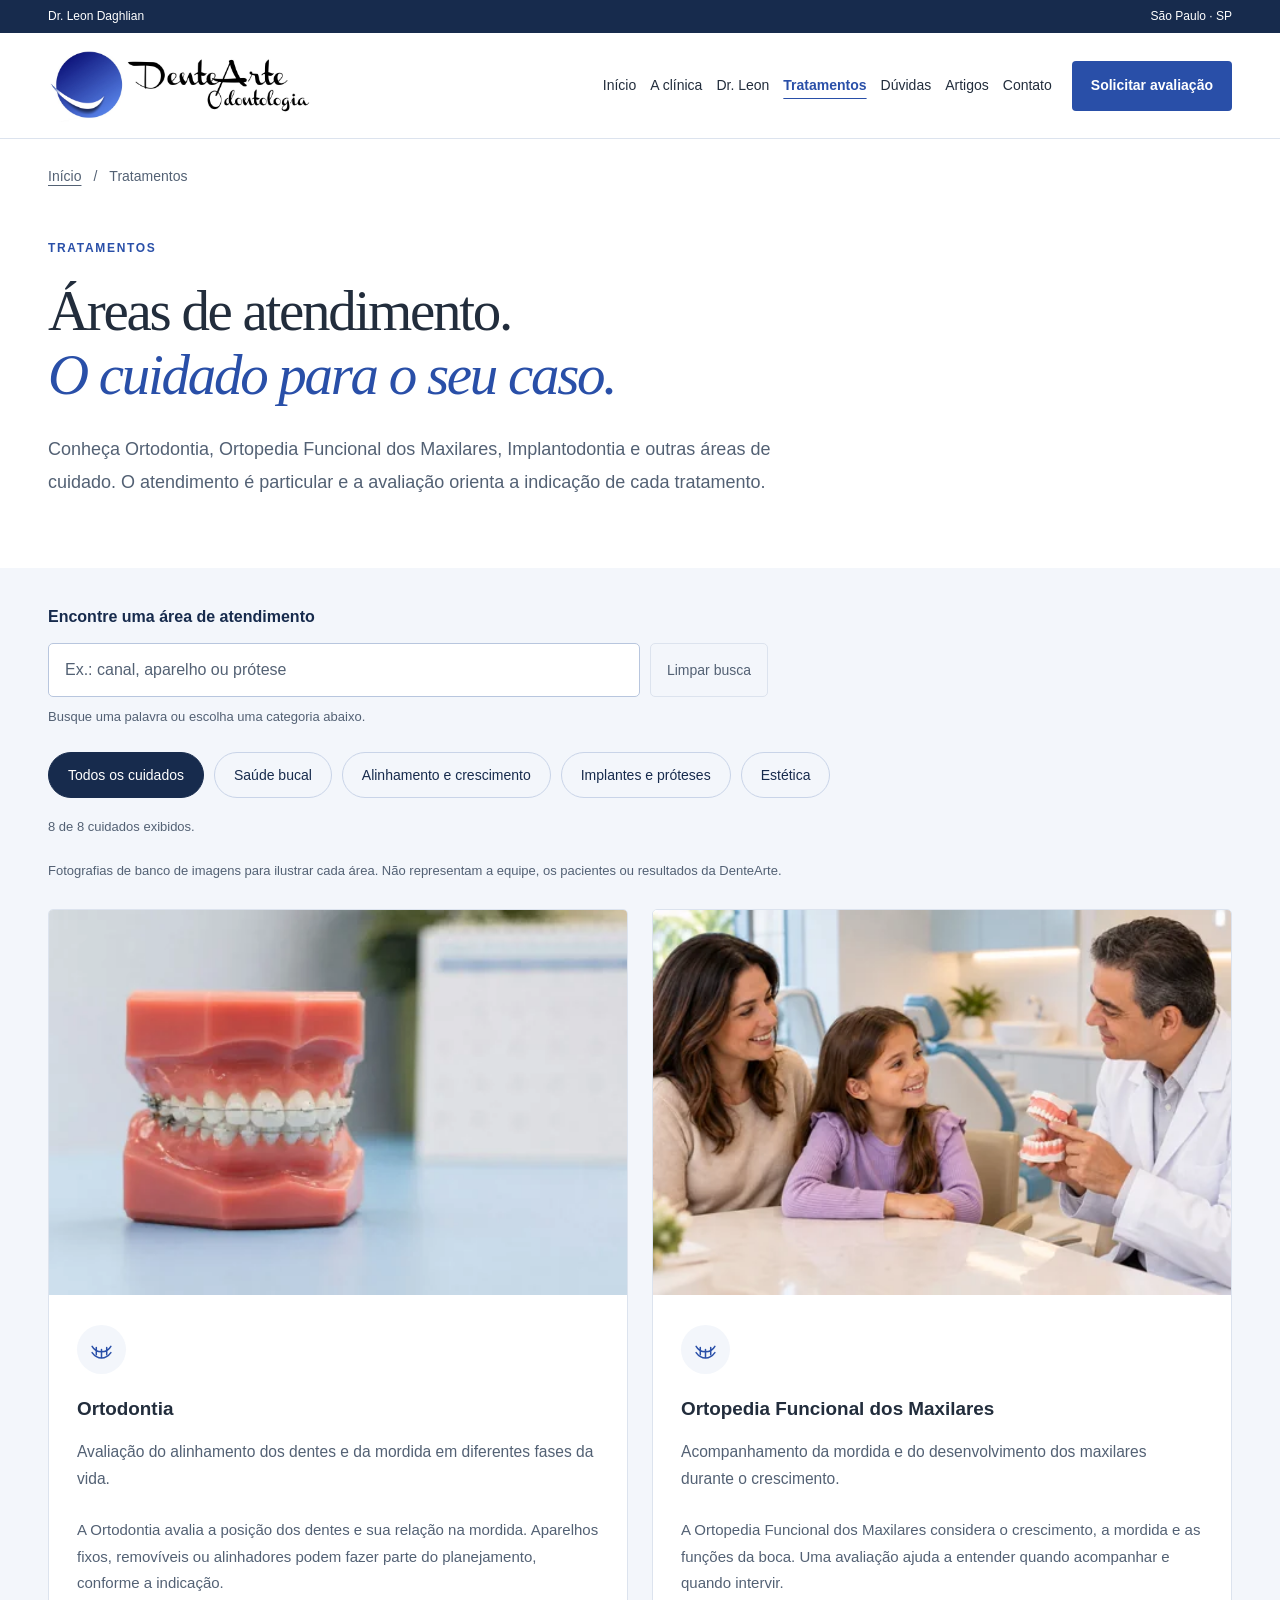
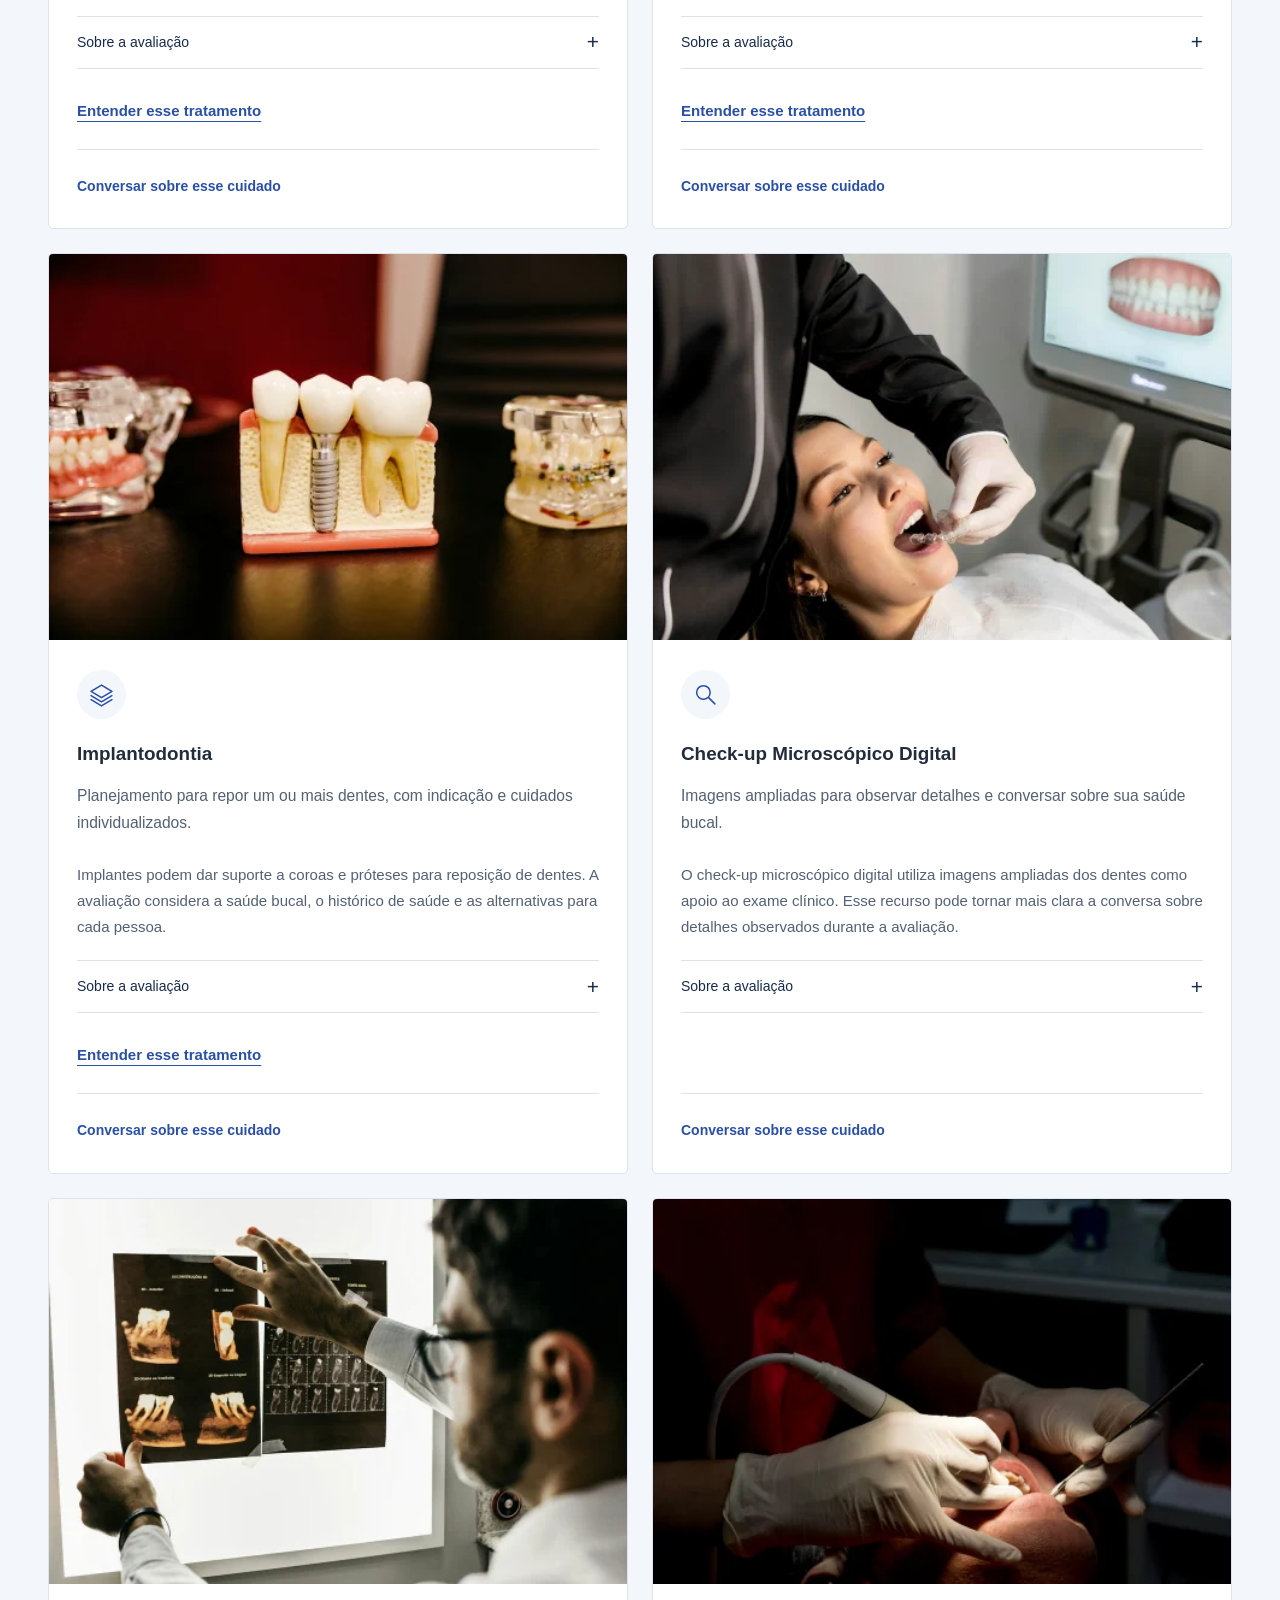
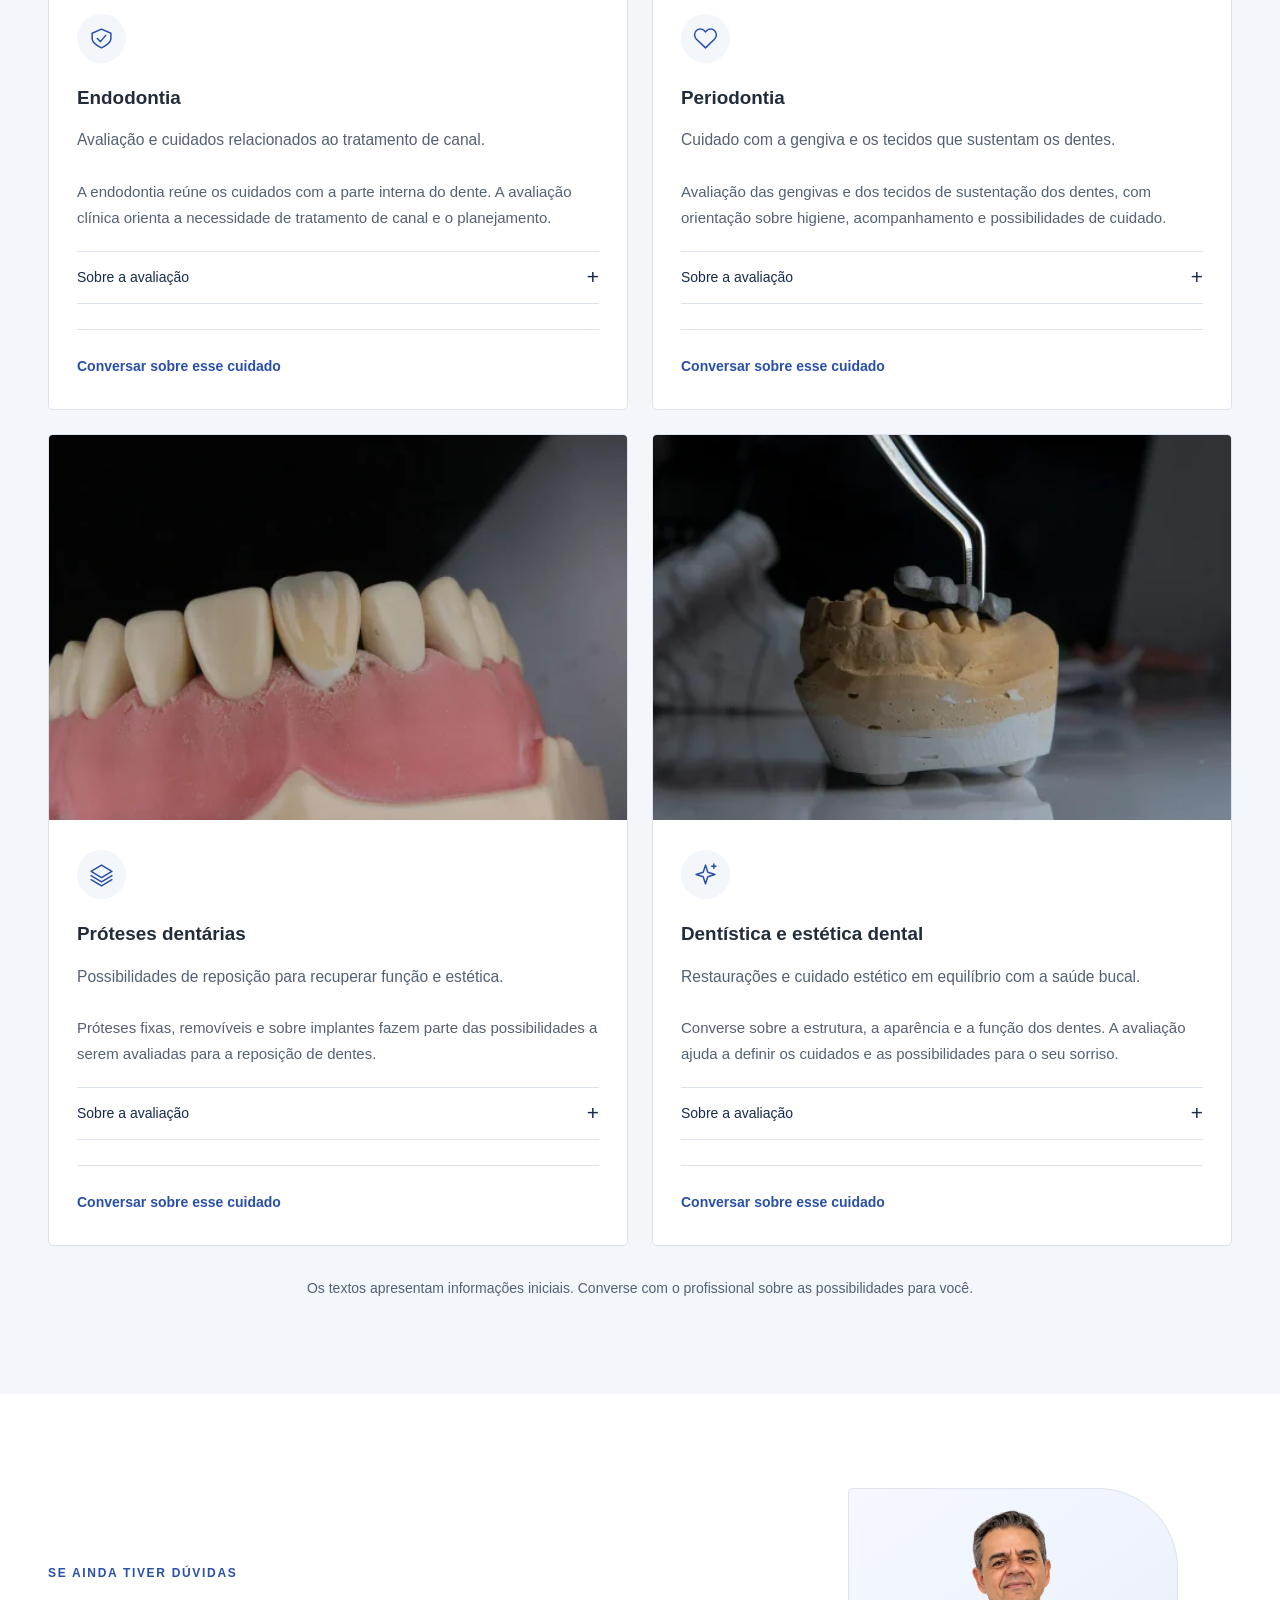
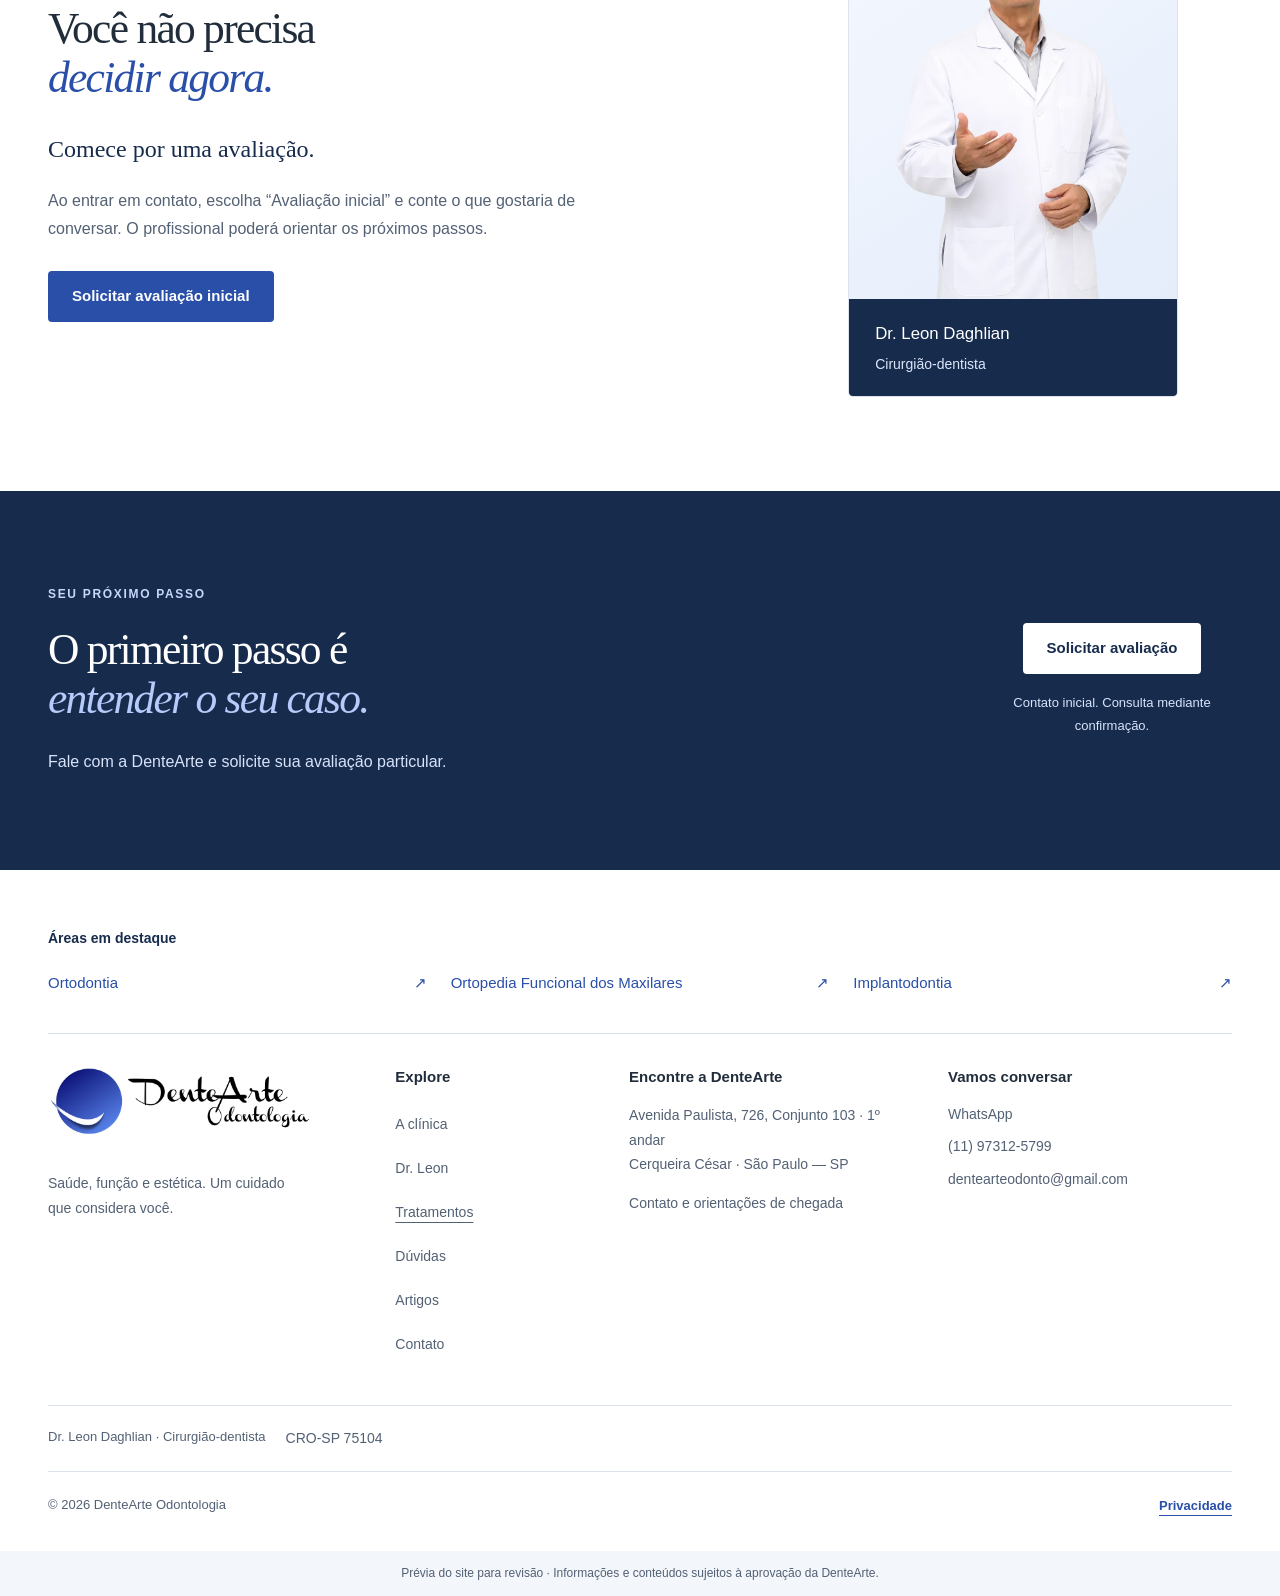
<file: tratamentos.html>
<!doctype html>
<html lang="pt-BR">
<head>
  <meta charset="utf-8">
  <meta name="viewport" content="width=device-width, initial-scale=1">
  <meta name="referrer" content="no-referrer">
  <meta name="theme-color" content="#294FA8">
  <meta name="description" content="Ortodontia, Ortopedia Funcional dos Maxilares, Implantodontia e outras áreas de cuidado odontológico na DenteArte. Conheça as possibilidades de avaliação.">
  <meta name="robots" content="noindex, nofollow">
  <meta property="og:type" content="website">
  <meta property="og:locale" content="pt_BR">
  <meta property="og:title" content="Tratamentos | DenteArte">
  <meta property="og:description" content="Ortodontia, Ortopedia Funcional dos Maxilares, Implantodontia e outras áreas de cuidado odontológico na DenteArte. Conheça as possibilidades de avaliação.">
  <meta property="og:site_name" content="DenteArte Odontologia">
  
  <meta property="og:image" content="https://www.dentearte.com/assets/runtime/ortodontia.8285cbd03c919c64.webp"><meta property="og:image:alt" content="Fotografia de banco: modelo de arcadas dentárias com aparelho ortodôntico fixo.">
  <title>Tratamentos | DenteArte</title>
  <link rel="icon" type="image/png" href="assets/runtime/favicon.35aedf105b13063a.png">
  
  <link rel="stylesheet" href="assets/runtime/styles.f822cd32fe6638b9.css">
  <script src="assets/runtime/app.6efefcf47bba2258.js" defer></script>
<script src="assets/runtime/directory.65a8af8b80c2072c.js" defer></script>
</head>

<body>
<a class="skip-link" href="#conteudo">Pular para o conteúdo</a>
<div class="topbar"><div class="wrap"><span>Dr. Leon Daghlian</span><span>São Paulo · SP</span></div></div>
<header class="header" id="inicio">
  <div class="header-inner wrap">
    <a class="brand brand-header" href="index.html" aria-label="DenteArte Odontologia, início"><img class="brand-logo" src="assets/runtime/dentearte-odontologia.8fee840954c250de.jpg" width="1644" height="452" alt="" decoding="async"></a>
    <nav class="nav" id="main-nav" aria-label="Menu principal"><a href="index.html">Início</a>
<a href="clinica.html">A clínica</a>
<a href="profissional.html">Dr. Leon</a>
<a href="tratamentos.html" aria-current="page">Tratamentos</a>
<a href="duvidas.html">Dúvidas</a>
<a href="artigos.html">Artigos</a>
<a href="contato.html">Contato</a></nav>
    <a class="button button-blue header-cta"  data-book href="contato.html" aria-haspopup="dialog">Solicitar avaliação</a>
    <button class="menu-toggle" type="button" aria-label="Abrir menu" aria-controls="main-nav" aria-expanded="false"><span></span><span></span></button>
  </div>
</header>

<noscript><p class="noscript-note">A preparação de mensagem e os filtros usam JavaScript. Você também pode utilizar os contatos disponíveis no rodapé ou na página Contato.</p></noscript>
<main id="conteudo" tabindex="-1">
<nav class="breadcrumbs wrap" aria-label="Caminho da página"><a href="index.html">Início</a><span aria-hidden="true">/</span><span aria-current="page">Tratamentos</span></nav>
<section class="page-hero wrap"><p class="eyebrow">TRATAMENTOS</p><h1>Áreas de atendimento.<br><em>O cuidado para o seu caso.</em></h1><p class="page-description">Conheça Ortodontia, Ortopedia Funcional dos Maxilares, Implantodontia e outras áreas de cuidado. O atendimento é particular e a avaliação orienta a indicação de cada tratamento.</p></section>
<section class="directory section-space"><div class="wrap">
  <form class="directory-search" id="treatment-search" role="search" aria-label="Buscar áreas de atendimento" hidden>
    <label for="treatment-query">Encontre uma área de atendimento</label>
    <div class="search-row"><input id="treatment-query" type="search" maxlength="120" autocomplete="off" placeholder="Ex.: canal, aparelho ou prótese" aria-controls="treatment-results" aria-describedby="filter-status"><button id="treatment-clear" class="search-clear" type="button">Limpar busca</button></div>
    <p class="search-hint">Busque uma palavra ou escolha uma categoria abaixo.</p>
  </form>
  <div class="filters" data-treatment-filters role="group" aria-label="Filtrar áreas de atendimento" hidden><button class="filter active" type="button" aria-pressed="true" aria-controls="treatment-results" data-filter="all">Todos os cuidados</button><button class="filter" type="button" aria-pressed="false" aria-controls="treatment-results" data-filter="saude">Saúde bucal</button><button class="filter" type="button" aria-pressed="false" aria-controls="treatment-results" data-filter="alinhamento">Alinhamento e crescimento</button><button class="filter" type="button" aria-pressed="false" aria-controls="treatment-results" data-filter="reabilitacao">Implantes e próteses</button><button class="filter" type="button" aria-pressed="false" aria-controls="treatment-results" data-filter="estetica">Estética</button></div><p id="filter-status" class="filter-status" role="status" aria-live="polite" aria-atomic="true">8 áreas de atendimento.</p><p class="treatment-photo-note">Fotografias de banco de imagens para ilustrar cada área. Não representam a equipe, os pacientes ou resultados da DenteArte.</p><div class="treatment-grid" id="treatment-results"><article class="treatment-card has-photo" id="ortodontia" data-category="alinhamento"><div class="treatment-photo"><img src="assets/runtime/ortodontia.8285cbd03c919c64.webp" alt="Fotografia de banco: modelo de arcadas dentárias com aparelho ortodôntico fixo." width="960" height="640" loading="lazy" decoding="async" srcset="assets/runtime/procedimentos-ortodontia-480.140c5ba0cddbc201.webp 480w, assets/runtime/ortodontia.8285cbd03c919c64.webp 960w" sizes="(max-width: 650px) calc(100vw - 40px), (max-width: 1000px) 45vw, 440px"></div><div class="treatment-card-copy"><div class="card-icon"><svg class="icon" aria-hidden="true"><use href="#i-align"/></svg></div><h2>Ortodontia</h2><p>Avaliação do alinhamento dos dentes e da mordida em diferentes fases da vida.</p><div class="treatment-description"><p>A Ortodontia avalia a posição dos dentes e sua relação na mordida. Aparelhos fixos, removíveis ou alinhadores podem fazer parte do planejamento, conforme a indicação.</p><details><summary>Sobre a avaliação<span aria-hidden="true">+</span></summary><p>O tratamento considera saúde bucal, necessidades de movimentação e acompanhamento. Entre as opções clinicamente adequadas, suas preferências e sua rotina também são discutidas.</p></details></div><a class="text-link" href="tratamento-ortodontia.html">Entender esse tratamento</a><a class="treatment-link"  data-book data-interest="Ortodontia" href="contato.html" aria-haspopup="dialog">Conversar sobre esse cuidado</a></div></article>
<article class="treatment-card has-photo" id="ortopedia-funcional" data-category="alinhamento"><div class="treatment-photo"><img src="assets/runtime/ortopedia-funcional.61e258c09fccf514.webp" alt="Imagem ilustrativa de uma criança e sua responsável em orientação sobre os maxilares" width="960" height="640" loading="lazy" decoding="async" srcset="assets/runtime/tratamentos-ortopedia-funcional-480.c8b0a27391415779.webp 480w, assets/runtime/ortopedia-funcional.61e258c09fccf514.webp 960w" sizes="(max-width: 650px) calc(100vw - 40px), (max-width: 1000px) 45vw, 440px"></div><div class="treatment-card-copy"><div class="card-icon"><svg class="icon" aria-hidden="true"><use href="#i-align"/></svg></div><h2>Ortopedia Funcional dos Maxilares</h2><p>Acompanhamento da mordida e do desenvolvimento dos maxilares durante o crescimento.</p><div class="treatment-description"><p>A Ortopedia Funcional dos Maxilares considera o crescimento, a mordida e as funções da boca. Uma avaliação ajuda a entender quando acompanhar e quando intervir.</p><details><summary>Sobre a avaliação<span aria-hidden="true">+</span></summary><p>Não é preciso esperar a troca de todos os dentes para levar uma dúvida à consulta. O momento de tratamento depende do desenvolvimento da criança e da alteração identificada.</p></details></div><a class="text-link" href="tratamento-ortopedia-funcional.html">Entender esse tratamento</a><a class="treatment-link"  data-book data-interest="Ortopedia Funcional dos Maxilares" href="contato.html" aria-haspopup="dialog">Conversar sobre esse cuidado</a></div></article>
<article class="treatment-card has-photo" id="implantodontia" data-category="reabilitacao"><div class="treatment-photo"><img src="assets/runtime/implantodontia.a167ea431ef788b4.webp" alt="Fotografia de banco: modelo didático mostrando um implante e a anatomia dos dentes." width="960" height="640" loading="lazy" decoding="async" srcset="assets/runtime/procedimentos-implantodontia-480.cd39f3de7450bc07.webp 480w, assets/runtime/implantodontia.a167ea431ef788b4.webp 960w" sizes="(max-width: 650px) calc(100vw - 40px), (max-width: 1000px) 45vw, 440px"></div><div class="treatment-card-copy"><div class="card-icon"><svg class="icon" aria-hidden="true"><use href="#i-layers"/></svg></div><h2>Implantodontia</h2><p>Planejamento para repor um ou mais dentes, com indicação e cuidados individualizados.</p><div class="treatment-description"><p>Implantes podem dar suporte a coroas e próteses para reposição de dentes. A avaliação considera a saúde bucal, o histórico de saúde e as alternativas para cada pessoa.</p><details><summary>Sobre a avaliação<span aria-hidden="true">+</span></summary><p>Exames, etapas, benefícios, riscos e manutenção são discutidos na avaliação. O uso de implantes não é indicado automaticamente para todas as situações.</p></details></div><a class="text-link" href="tratamento-implantodontia.html">Entender esse tratamento</a><a class="treatment-link"  data-book data-interest="Implantodontia" href="contato.html" aria-haspopup="dialog">Conversar sobre esse cuidado</a></div></article>
<article class="treatment-card has-photo" id="check-up" data-category="saude"><div class="treatment-photo"><img src="assets/runtime/check-up.b60db12f8bc8ec4d.webp" alt="Fotografia de banco: avaliação odontológica com scanner intraoral e imagens na tela." width="960" height="640" loading="lazy" decoding="async" srcset="assets/runtime/procedimentos-check-up-480.0ff8ea624b097f6c.webp 480w, assets/runtime/check-up.b60db12f8bc8ec4d.webp 960w" sizes="(max-width: 650px) calc(100vw - 40px), (max-width: 1000px) 45vw, 440px"></div><div class="treatment-card-copy"><div class="card-icon"><svg class="icon" aria-hidden="true"><use href="#i-search"/></svg></div><h2>Check-up Microscópico Digital</h2><p>Imagens ampliadas para observar detalhes e conversar sobre sua saúde bucal.</p><div class="treatment-description"><p>O check-up microscópico digital utiliza imagens ampliadas dos dentes como apoio ao exame clínico. Esse recurso pode tornar mais clara a conversa sobre detalhes observados durante a avaliação.</p><details><summary>Sobre a avaliação<span aria-hidden="true">+</span></summary><p>O recurso faz parte da avaliação e não substitui automaticamente outros exames. A necessidade de exames complementares e o planejamento dependem do que for observado pelo profissional.</p></details></div><a class="treatment-link"  data-book data-interest="Check-up Microscópico Digital" href="contato.html" aria-haspopup="dialog">Conversar sobre esse cuidado</a></div></article>
<article class="treatment-card has-photo" id="endodontia" data-category="saude"><div class="treatment-photo"><img src="assets/runtime/endodontia.92a02b798271915f.webp" alt="Fotografia de banco: profissional examinando radiografias dos dentes e suas raízes." width="960" height="640" loading="lazy" decoding="async" srcset="assets/runtime/procedimentos-endodontia-480.1f6c7c1ebd5f305d.webp 480w, assets/runtime/endodontia.92a02b798271915f.webp 960w" sizes="(max-width: 650px) calc(100vw - 40px), (max-width: 1000px) 45vw, 440px"></div><div class="treatment-card-copy"><div class="card-icon"><svg class="icon" aria-hidden="true"><use href="#i-shield"/></svg></div><h2>Endodontia</h2><p>Avaliação e cuidados relacionados ao tratamento de canal.</p><div class="treatment-description"><p>A endodontia reúne os cuidados com a parte interna do dente. A avaliação clínica orienta a necessidade de tratamento de canal e o planejamento.</p><details><summary>Sobre a avaliação<span aria-hidden="true">+</span></summary><p>Exames e informações sobre o histórico do dente podem ser necessários. O profissional explicará as etapas indicadas.</p></details></div><a class="treatment-link"  data-book data-interest="Endodontia" href="contato.html" aria-haspopup="dialog">Conversar sobre esse cuidado</a></div></article>
<article class="treatment-card has-photo" id="periodontia" data-category="saude"><div class="treatment-photo"><img src="assets/runtime/periodontia.e7a1c67bda035266.webp" alt="Fotografia de banco: atendimento de limpeza dentária com instrumentos odontológicos." width="960" height="640" loading="lazy" decoding="async" srcset="assets/runtime/procedimentos-periodontia-480.dbf5ccb3fca4445e.webp 480w, assets/runtime/periodontia.e7a1c67bda035266.webp 960w" sizes="(max-width: 650px) calc(100vw - 40px), (max-width: 1000px) 45vw, 440px"></div><div class="treatment-card-copy"><div class="card-icon"><svg class="icon" aria-hidden="true"><use href="#i-heart"/></svg></div><h2>Periodontia</h2><p>Cuidado com a gengiva e os tecidos que sustentam os dentes.</p><div class="treatment-description"><p>Avaliação das gengivas e dos tecidos de sustentação dos dentes, com orientação sobre higiene, acompanhamento e possibilidades de cuidado.</p><details><summary>Sobre a avaliação<span aria-hidden="true">+</span></summary><p>Converse sobre sinais percebidos e sua rotina de higiene. As recomendações dependem do que for observado na consulta.</p></details></div><a class="treatment-link"  data-book data-interest="Periodontia" href="contato.html" aria-haspopup="dialog">Conversar sobre esse cuidado</a></div></article>
<article class="treatment-card has-photo" id="proteses" data-category="reabilitacao"><div class="treatment-photo"><img src="assets/runtime/proteses.a13f75948cf9cf0a.webp" alt="Fotografia de banco: modelo de prótese dentária com coroas sobre uma arcada." width="960" height="640" loading="lazy" decoding="async" srcset="assets/runtime/procedimentos-proteses-480.f9229423f60c2a7e.webp 480w, assets/runtime/proteses.a13f75948cf9cf0a.webp 960w" sizes="(max-width: 650px) calc(100vw - 40px), (max-width: 1000px) 45vw, 440px"></div><div class="treatment-card-copy"><div class="card-icon"><svg class="icon" aria-hidden="true"><use href="#i-layers"/></svg></div><h2>Próteses dentárias</h2><p>Possibilidades de reposição para recuperar função e estética.</p><div class="treatment-description"><p>Próteses fixas, removíveis e sobre implantes fazem parte das possibilidades a serem avaliadas para a reposição de dentes.</p><details><summary>Sobre a avaliação<span aria-hidden="true">+</span></summary><p>A escolha considera as condições da sua boca, suas necessidades e as etapas do planejamento individual.</p></details></div><a class="treatment-link"  data-book data-interest="Próteses dentárias" href="contato.html" aria-haspopup="dialog">Conversar sobre esse cuidado</a></div></article>
<article class="treatment-card has-photo" id="estetica-dental" data-category="estetica"><div class="treatment-photo"><img src="assets/runtime/estetica-dental.58a351f9aeed0875.webp" alt="Fotografia de banco: peças cerâmicas dentárias sendo trabalhadas em modelo de laboratório." width="960" height="640" loading="lazy" decoding="async" srcset="assets/runtime/procedimentos-estetica-dental-480.7ece9cc44b56e4a6.webp 480w, assets/runtime/estetica-dental.58a351f9aeed0875.webp 960w" sizes="(max-width: 650px) calc(100vw - 40px), (max-width: 1000px) 45vw, 440px"></div><div class="treatment-card-copy"><div class="card-icon"><svg class="icon" aria-hidden="true"><use href="#i-sparkles"/></svg></div><h2>Dentística e estética dental</h2><p>Restaurações e cuidado estético em equilíbrio com a saúde bucal.</p><div class="treatment-description"><p>Converse sobre a estrutura, a aparência e a função dos dentes. A avaliação ajuda a definir os cuidados e as possibilidades para o seu sorriso.</p><details><summary>Sobre a avaliação<span aria-hidden="true">+</span></summary><p>Compartilhe suas expectativas e tire dúvidas sobre indicação, alternativas, cuidados e acompanhamento antes de decidir.</p></details></div><a class="treatment-link"  data-book data-interest="Dentística e estética dental" href="contato.html" aria-haspopup="dialog">Conversar sobre esse cuidado</a></div></article></div>
  <div id="treatment-empty" class="search-empty" hidden><p>Nenhuma área encontrada. Tente outra palavra ou veja todos os cuidados.</p><button id="treatment-reset" class="text-link" type="button">Ver todos os cuidados</button></div>
  <p class="treatment-note">Os textos apresentam informações iniciais. Converse com o profissional sobre as possibilidades para você.</p>
</div></section>

<section class="wrap section-space guidance-section">
  <div class="guidance-copy"><p class="eyebrow">SE AINDA TIVER DÚVIDAS</p><h2>Você não precisa<br><em>decidir agora.</em></h2><p class="lead">Comece por uma avaliação.</p><p>Ao entrar em contato, escolha “Avaliação inicial” e conte o que gostaria de conversar. O profissional poderá orientar os próximos passos.</p><a class="button button-blue"  data-book href="contato.html" aria-haspopup="dialog">Solicitar avaliação inicial</a></div>
  <figure class="portrait guidance-portrait"><div class="portrait-window"><img src="assets/runtime/leon-orientacao.1504a0137aba3f16.webp" alt="Dr. Leon Daghlian com a mão aberta em gesto de explicação" width="1024" height="1536" loading="lazy" decoding="async" srcset="assets/runtime/leon-orientacao-480.15ec038d33190c57.webp 480w, assets/runtime/leon-orientacao-768.cbcdd72c1188327e.webp 768w, assets/runtime/leon-orientacao.1504a0137aba3f16.webp 1024w" sizes="(max-width: 320px) calc(100vw - 40px), (max-width: 650px) 280px, 330px"></div><figcaption><strong>Dr. Leon Daghlian</strong><span>Cirurgião-dentista</span></figcaption></figure>
</section>
<section class="closing section-space">
  <div class="wrap closing-inner"><div><p class="eyebrow">SEU PRÓXIMO PASSO</p><h2>O primeiro passo é<br><em>entender o seu caso.</em></h2><p>Fale com a DenteArte e solicite sua avaliação particular.</p></div><div class="closing-action"><a class="button button-light"  data-book href="contato.html" aria-haspopup="dialog">Solicitar avaliação</a><span>Contato inicial. Consulta mediante confirmação.</span></div></div>
</section>

</main>
<footer class="footer">
  <nav class="footer-treatments wrap" aria-labelledby="footer-treatments-title"><h2 id="footer-treatments-title">Áreas em destaque</h2><ul><li><a href="tratamento-ortodontia.html">Ortodontia<span aria-hidden="true">↗</span></a></li><li><a href="tratamento-ortopedia-funcional.html">Ortopedia Funcional dos Maxilares<span aria-hidden="true">↗</span></a></li><li><a href="tratamento-implantodontia.html">Implantodontia<span aria-hidden="true">↗</span></a></li></ul></nav>
  <div class="wrap footer-main">
    <div><a class="brand brand-footer" href="index.html" aria-label="DenteArte Odontologia, início"><img class="brand-logo" src="assets/runtime/dentearte-odontologia.8fee840954c250de.jpg" width="1644" height="452" alt="" decoding="async"></a><p>Saúde, função e estética. Um cuidado que considera você.</p></div>
    <div><h2>Explore</h2><nav aria-label="Explore o site"><a href="clinica.html">A clínica</a>
<a href="profissional.html">Dr. Leon</a>
<a href="tratamentos.html" aria-current="page">Tratamentos</a>
<a href="duvidas.html">Dúvidas</a>
<a href="artigos.html">Artigos</a>
<a href="contato.html">Contato</a></nav></div>
    <div><h2>Encontre a DenteArte</h2><address>Avenida Paulista, 726, Conjunto 103 · 1º andar<br>Cerqueira César · São Paulo — SP</address><a href="contato.html">Contato e orientações de chegada</a></div>
    <div><h2>Vamos conversar</h2><a href="https://wa.me/5511973125799?text=Ol%C3%A1%2C%20conheci%20a%20DenteArte%20Odontologia%20pelo%20site%20e%20gostaria%20de%20informa%C3%A7%C3%B5es%20para%20agendar%20uma%20avalia%C3%A7%C3%A3o." target="_blank" rel="noopener noreferrer">WhatsApp</a>
<a href="tel:+5511973125799">(11) 97312-5799</a>
<a href="mailto:dentearteodonto@gmail.com">dentearteodonto@gmail.com</a></div>
  </div>
  <div class="wrap footer-professional"><span>Dr. Leon Daghlian · Cirurgião-dentista</span><span class="professional-registration">CRO-SP 75104</span></div>
  <div class="wrap footer-bottom"><span>© <span id="year">2026</span> DenteArte Odontologia</span><a id="privacy-open" class="text-link" href="privacidade.html" aria-controls="privacy-dialog" aria-haspopup="dialog">Privacidade</a></div>
  <p class="review-note">Prévia do site para revisão · Informações e conteúdos sujeitos à aprovação da DenteArte.</p>
</footer>
<nav class="mobile-actions" aria-label="Atalhos de atendimento">
  <a class="button button-outline" href="contato.html#como-chegar">Como chegar</a>
  <a class="button button-blue"  data-book href="contato.html" aria-haspopup="dialog">Solicitar avaliação</a>
</nav>

<dialog id="booking-dialog" aria-labelledby="booking-title" aria-describedby="booking-description">
  <div class="dialog-toolbar"><button class="dialog-close" type="button" aria-label="Fechar contato" data-close="booking-dialog">×</button></div>
  <div class="dialog-inner">
    <p class="eyebrow">CONTATO COM A DENTEARTE</p>
    <h2 id="booking-title">Vamos <em>conversar?</em></h2>
    <p id="booking-description">Escolha o motivo do contato para preparar uma mensagem. Você poderá revisar o texto e continuar pelo canal de sua preferência.</p>
    <form id="booking-form">
      <label for="purpose">Como podemos ajudar?</label>
      <select id="purpose" name="purpose" aria-controls="booking-interest-field booking-period-field">
        <option value="avaliacao">Solicitar avaliação</option>
        <option value="duvida">Tirar uma dúvida</option>
        <option value="reagendamento">Reagendar consulta</option>
      </select>
      <div id="booking-interest-field" class="booking-field">
        <label for="interest">Sobre o que você quer conversar?</label>
        <select id="interest" name="interest"><option>Avaliação inicial</option><option>Informações sobre atendimento</option><option>Ortodontia</option><option>Ortopedia Funcional dos Maxilares</option><option>Implantodontia</option><option>Check-up Microscópico Digital</option><option>Endodontia</option><option>Periodontia</option><option>Próteses dentárias</option><option>Dentística e estética dental</option></select>
      </div>
      <div id="booking-period-field" class="booking-field">
        <label for="period">Qual período você prefere?</label>
        <select id="period" name="period" aria-describedby="period-hint">
          <option value="Sem preferência">Sem preferência</option>
          <option value="Manhã">Manhã</option>
          <option value="Tarde">Tarde</option>
          <option value="Noite">Noite</option>
        </select>
        <p id="period-hint" class="booking-hint">Informe sua preferência. A disponibilidade será confirmada pelo atendimento.</p>
      </div>
      <button type="submit" class="button button-blue">Preparar mensagem</button>
    </form>
    <div id="booking-result" hidden><label for="message">Confira e ajuste a mensagem</label><textarea id="message" rows="6" maxlength="2000" aria-describedby="message-hint message-count"></textarea><p id="message-count" class="booking-hint message-count">0 de 2.000 caracteres</p><p id="message-hint" class="booking-hint">Você pode personalizar o texto. Os botões abaixo usam a mensagem exibida aqui.</p><div id="booking-channels" class="booking-channels" aria-label="Escolha um canal de contato"></div><button id="copy-message" class="button button-outline" type="button">Copiar mensagem</button><p id="copy-status" class="copy-status" role="status" aria-live="polite"></p><button id="edit-message" class="text-link" type="button">Voltar às preferências</button><p class="booking-hint">Ao preparar novamente, o texto será recriado com suas escolhas.</p></div>
    <p class="contact-disclaimer">A mensagem não é enviada automaticamente. O horário só fica confirmado após o retorno do atendimento.</p>
  </div>
</dialog>
<dialog id="privacy-dialog" aria-labelledby="privacy-title">
  <div class="dialog-toolbar"><button class="dialog-close" type="button" aria-label="Fechar privacidade" data-close="privacy-dialog">×</button></div>
  <div class="dialog-inner"><p class="eyebrow">PRIVACIDADE</p><h2 id="privacy-title">Sobre o uso <em>deste site.</em></h2><p>Este site apresenta informações sobre a DenteArte. A preparação da mensagem acontece apenas no seu navegador, sem cadastro ou armazenamento permanente das preferências.</p>
<p>As buscas e os filtros de dúvidas e tratamentos acontecem no navegador. Os termos pesquisados não são enviados pelo site nem gravados em armazenamento permanente.</p>
<p>Ao escolher WhatsApp ou e-mail, o texto é encaminhado ao aplicativo selecionado para revisão e envio por você. O botão de telefone abre o aplicativo de chamadas. O tratamento dos dados nesses canais segue as práticas dos respectivos serviços e do atendimento.</p>
<p>Não há ferramentas de publicidade, análise de visitas, mapas incorporados ou reprodução automática de vídeos. A tipografia utiliza fontes disponíveis no dispositivo, sem solicitação ao Google Fonts.</p>
<p>Os vídeos de apresentação, recepção, consultório e entrada são servidos pela própria hospedagem do site e só começam a tocar quando você escolhe assistir, sem carregamento antecipado do vídeo.</p>
<p>As miniaturas dos demais vídeos são carregadas do YouTube. Ao clicar em uma capa ou em “Assistir no YouTube”, você abre o vídeo nesse serviço. A hospedagem poderá processar informações técnicas para disponibilizar o site. Mapas e redes sociais também abrem serviços externos.</p>
<p>Para conversar com a DenteArte sobre privacidade: <a href="mailto:dentearteodonto@gmail.com">dentearteodonto@gmail.com</a>.</p>
<a class="text-link" href="privacidade.html">Ver página de privacidade</a></div></dialog>
<script id="site-data" type="application/json">{"name":"DenteArte Odontologia","whatsapp":"5511973125799","email":"dentearteodonto@gmail.com","phone":"+5511973125799","emailSubject":"Solicitação de avaliação — DenteArte"}</script>

<svg xmlns="http://www.w3.org/2000/svg" class="svg-defs" aria-hidden="true"><defs>
<symbol id="i-pin" viewBox="0 0 24 24"><path d="M20 10c0 6-8 12-8 12S4 16 4 10a8 8 0 1 1 16 0Z"/><circle cx="12" cy="10" r="2.5"/></symbol>
<symbol id="i-search" viewBox="0 0 24 24"><circle cx="10" cy="10" r="6.5"/><path d="m15 15 6 6"/></symbol>
<symbol id="i-shield" viewBox="0 0 24 24"><path d="m12 3-9 4v5c0 5 9 9 9 9s9-4 9-9V7l-9-4Z"/><path d="m8 12 3 3 5-6"/></symbol>
<symbol id="i-heart" viewBox="0 0 24 24"><path d="M20.8 4.6a5.5 5.5 0 0 0-7.8 0L12 5.7l-1.1-1.1a5.5 5.5 0 0 0-7.8 7.8L12 21l8.8-8.6a5.5 5.5 0 0 0 0-7.8Z"/></symbol>
<symbol id="i-align" viewBox="0 0 24 24"><path d="M3 9c4 7 14 7 18 0M3 15c5 7 13 7 18 0M7 10v7M12 12v7M17 10v7"/></symbol>
<symbol id="i-layers" viewBox="0 0 24 24"><path d="m12 3 10 6-10 6L2 9l10-6ZM2 13l10 6 10-6M2 17l10 6 10-6"/></symbol>
<symbol id="i-sparkles" viewBox="0 0 24 24"><path d="m12 3 2.2 6.8L21 12l-6.8 2.2L12 21l-2.2-6.8L3 12l6.8-2.2L12 3ZM20 2v4M18 4h4"/></symbol>
<symbol id="i-quote" viewBox="0 0 24 24"><path d="M10 6H4v7h5c0 3-2 5-5 5M21 6h-6v7h5c0 3-2 5-5 5"/></symbol>
<symbol id="i-film" viewBox="0 0 24 24"><rect x="3" y="3" width="18" height="18" rx="2"/><path d="M7 3v18M17 3v18M3 8h4M3 16h4M17 8h4M17 16h4m-6-9 4 5-4 5Z"/></symbol>
<symbol id="i-mic" viewBox="0 0 24 24"><rect x="8" y="2" width="8" height="13" rx="4"/><path d="M5 10v2a7 7 0 0 0 14 0v-2M12 19v3M8 22h8M9 6h3M9 10h3"/></symbol>
<symbol id="i-book" viewBox="0 0 24 24"><path d="M12 5C9 3 5 3 2 4v15c3-1 7-1 10 1 3-2 7-2 10-1V4c-3-1-7-1-10 1Zm0 0v15M5 8h4M5 12h4M15 8h4M15 12h4"/></symbol>
</defs></svg>

</body>
</html>
</file>
<file: assets/runtime/styles.f822cd32fe6638b9.css>
:root{--navy:#172B4D;--blue:#294FA8;--blue-dark:#1F3D85;--ink:#222D3C;--muted:#536174;--ice:#F3F6FB;--line:#DCE3EE;}
:root{--serif:'Playfair Display',Georgia,'Times New Roman',serif;--sans:'DM Sans',Arial,Helvetica,sans-serif}
*{box-sizing:border-box}html{scroll-behavior:smooth;scroll-padding-top:28px}body{margin:0;color:var(--ink);background:white;font:16px/1.75 var(--sans)}h1,h2,h3,p,figure{margin:0}h1,h2{font-family:var(--serif);font-weight:400;line-height:1.13;letter-spacing:-.04em}h1{font-size:clamp(2.7rem,4.45vw,4.4rem)}h2{font-size:clamp(2.25rem,3.4vw,3.5rem)}h3{font-size:1.15rem;line-height:1.4;font-weight:600}em{font-weight:400;color:var(--blue)}p{color:var(--muted)}a{color:inherit;text-decoration:none}button,input,select,textarea{font:inherit}button{color:inherit;cursor:pointer}img{display:block;max-width:100%;height:auto}button,a{-webkit-tap-highlight-color:transparent}:focus-visible{outline:3px solid #5580db;outline-offset:5px}[hidden]{display:none!important}.wrap{width:min(1240px,calc(100% - 96px));margin-inline:auto}.section-space{padding-block:94px}.eyebrow{font-size:.75rem;line-height:1.5;letter-spacing:.14em;font-weight:700;color:var(--blue);margin-bottom:22px}.lead{font-size:1.1rem;line-height:1.8}.small{font-size:.875rem}.icon{width:25px;height:25px;fill:none;stroke:currentColor;stroke-width:1.45;stroke-linecap:round;stroke-linejoin:round;flex-shrink:0}.svg-defs{position:absolute;width:0;height:0;overflow:hidden}.button{display:inline-flex;align-items:center;justify-content:center;min-height:50px;padding:13px 23px;border:1px solid transparent;border-radius:4px;font-size:.9375rem;font-weight:600;line-height:1.5;text-align:center;transition:background .15s,color .15s}.button-blue{background:var(--blue);color:white}.button-blue:hover{background:var(--blue-dark)}.button-outline{border-color:var(--line);background:transparent;color:var(--navy)}.button-outline:hover{border-color:var(--blue);background:var(--ice)}.button-light{background:white;color:var(--navy)}.button-light:hover{background:#e8eef9}.text-link{display:inline-block;padding:5px 0;border:0;background:transparent;color:var(--blue);font-weight:600;font-size:.9375rem;text-decoration:underline;text-underline-offset:5px;line-height:1.65}.topbar{background:var(--navy);color:#fff;font-size:.75rem;padding-block:6px}.topbar .wrap{display:flex;justify-content:space-between;gap:16px}.header{background:white;border-bottom:1px solid var(--line);position:relative;z-index:10}.header-inner{display:flex;align-items:center;gap:28px;min-height:105px}.brand{display:inline-flex;align-items:center;gap:10px;color:var(--navy);flex-shrink:0}.brand>img{width:52px;height:52px;object-fit:contain}.brand>span{display:flex;flex-direction:column;gap:7px}.brand strong{font-family:var(--serif);font-size:1.9rem;font-weight:400;line-height:1;letter-spacing:-.035em}.brand small{font-size:.6rem;letter-spacing:.25em;line-height:1}.nav{display:flex;align-items:center;gap:22px;margin-left:auto}.nav a{font-size:.875rem;white-space:nowrap;padding-block:12px}.nav a:hover,.nav a[aria-current=page]{color:var(--blue)}.nav a[aria-current=page]{text-decoration:underline;text-underline-offset:8px;font-weight:600}.header-cta{font-size:.875rem;padding:12px 18px;flex-shrink:0}.menu-toggle{display:none;border:0;background:transparent;width:44px;height:44px;padding:10px;align-content:center;gap:7px;flex-shrink:0}.menu-toggle span{width:24px;height:2px;background:var(--navy);transition:transform .15s}.menu-toggle[aria-expanded=true] span:first-child{transform:translateY(4.5px) rotate(45deg)}.menu-toggle[aria-expanded=true] span:last-child{transform:translateY(-4.5px) rotate(-45deg)}
.hero{display:grid;grid-template-columns:1.15fr .85fr;gap:76px;align-items:center;padding-block:63px 70px}.hero h1{font-size:clamp(3rem,4.55vw,4.5rem)}.hero .lead{margin-top:28px;max-width:590px}.hero-actions{display:flex;gap:22px;align-items:center;flex-wrap:wrap;margin-top:32px}.hero-address{display:flex;align-items:center;gap:12px;margin-top:36px;font-size:.875rem;color:var(--muted)}.hero-address .icon{color:var(--blue)}.portrait{min-width:0;position:relative;background:linear-gradient(145deg,#f5f8fe,#e2ebfa);border:1px solid var(--line);border-radius:5px 80px 5px 5px;overflow:hidden;isolation:isolate}.portrait-window{position:relative;aspect-ratio:4/5;overflow:hidden}.portrait-window img{position:static;width:100%;max-width:100%;height:100%;object-fit:contain;object-position:center bottom;padding:16px 12px 0}.portrait figcaption{position:relative;z-index:1;background:var(--navy);color:white;padding:20px 26px;display:flex;flex-direction:column;gap:3px}.portrait figcaption strong{font-size:1.05rem;font-weight:500}.portrait figcaption span{color:#dce6fb;font-size:.875rem}.brand-strip{background:var(--ice);border-block:1px solid var(--line)}.brand-strip>.wrap{display:grid;grid-template-columns:repeat(2,1fr);gap:35px;padding-block:23px;color:var(--muted)}.brand-strip span{font-size:1rem}.brand-strip strong{font-weight:600;color:var(--navy)}.brand-strip span+span{border-left:1px solid var(--line);padding-left:35px}.professional-intro,.editorial-grid{display:grid;grid-template-columns:1fr 1fr;gap:100px}.professional-intro h2{max-width:500px}.professional-intro .lead{font-family:var(--serif);font-size:1.6rem;color:var(--navy);margin-bottom:15px}.professional-intro .text-link{margin-top:21px}.treatment-preview,.directory,.soft-section{background:var(--ice)}.section-heading{display:flex;justify-content:space-between;align-items:end;gap:48px;margin-bottom:42px}.section-heading>p{max-width:360px}.treatment-grid{display:grid;grid-template-columns:repeat(3,minmax(0,1fr));gap:24px}.treatment-card{display:flex;flex-direction:column;align-items:flex-start;background:white;border:1px solid var(--line);padding:30px 28px;min-width:0;border-radius:5px;scroll-margin-top:28px}.card-icon{display:grid;place-items:center;width:49px;height:49px;background:var(--ice);border-radius:50%;color:var(--blue);margin-bottom:28px}.treatment-card h2,.treatment-card h3{font:600 1.18rem/1.4 var(--sans);letter-spacing:0;margin-bottom:15px}.treatment-card>p{margin-bottom:25px;font-size:.975rem}.treatment-card>.text-link{margin-top:auto}.treatment-link{border:0;border-top:1px solid var(--line);padding:20px 0 0;background:transparent;font-size:.875rem;text-align:left;font-weight:600;color:var(--blue);margin-top:auto;width:100%}.section-action{text-align:center;margin-top:38px}.journey-grid{display:grid;grid-template-columns:repeat(3,minmax(0,1fr));gap:48px;margin-top:40px}.journey-grid article{border-top:1px solid var(--line);padding-top:24px}.step-number{display:block;font-family:var(--serif);font-size:2.2rem;color:var(--blue);margin-bottom:18px}.journey-grid h3{margin-bottom:12px}.faq-section{padding-top:15px}.faq-list{border-top:1px solid var(--line)}details{border-bottom:1px solid var(--line)}summary{cursor:pointer;list-style:none;display:flex;align-items:center;justify-content:space-between;gap:24px;padding:23px 0;color:var(--navy);font-size:1rem;font-weight:500;line-height:1.5}summary::-webkit-details-marker{display:none}summary>span{font-size:1.3rem;line-height:1;transition:transform .15s}details[open]>summary>span{transform:rotate(45deg)}details>p{padding-bottom:24px;max-width:980px}details[open]>summary{color:var(--blue)}.location-preview{display:grid;grid-template-columns:1fr 1fr;gap:45px;background:var(--ice);padding:58px 62px;margin-bottom:94px;border:1px solid var(--line);border-radius:5px}.location-preview>div>p:not(.eyebrow){margin-top:25px}.location-preview .text-link{margin-top:18px}.address-card{border-left:1px solid #c7d3e7;padding-left:60px;display:flex;flex-direction:column;justify-content:center}.address-number{font:5.5rem/1 var(--serif);letter-spacing:-.05em;color:var(--blue)}.address-card>p{font-weight:600}.address-card .small{font-weight:400;max-width:270px}.closing{background:var(--navy);color:white}.closing h2 em{color:#b7cbfb}.closing .eyebrow{color:#c7d7fc}.closing-inner{display:flex;justify-content:space-between;align-items:center;gap:60px}.closing-inner>div>p:last-child{color:#d8e3fa;margin-top:24px}.closing-action{display:flex;flex-direction:column;align-items:center;gap:18px;flex-shrink:0}.closing-action>span{font-size:.8125rem;color:#d8e3fa;max-width:240px;text-align:center}.footer{padding-top:58px}.footer-main{display:grid;grid-template-columns:1.1fr .7fr 1fr 1fr;gap:35px;padding-bottom:38px}.footer-main>div{min-width:0}.footer-main>div>p{font-size:.875rem;margin-top:24px;max-width:240px}.footer-main h2{font:600 .9375rem/1.5 var(--sans);letter-spacing:0;margin-bottom:15px}.footer-main>div>a:not(.brand){display:block;font-size:.875rem;line-height:1.6;margin-bottom:10px;overflow-wrap:anywhere;color:var(--muted)}.footer-main>div>a:hover{color:var(--blue)}address{font-style:normal;color:var(--muted);font-size:1rem}.footer-main address{font-size:.875rem;margin-bottom:15px}.footer-professional{display:flex;gap:20px;flex-wrap:wrap;padding-block:20px;border-top:1px solid var(--line);font-size:.8125rem;color:var(--muted)}.footer-bottom{display:flex;justify-content:space-between;align-items:center;gap:20px;font-size:.8125rem;color:var(--muted);padding-block:18px;border-top:1px solid var(--line)}.footer-bottom .text-link{font-size:.8125rem}.review-note{background:var(--ice);text-align:center;font-size:.75rem;padding:12px 24px;margin-top:12px}.breadcrumbs{display:flex;gap:12px;flex-wrap:wrap;align-items:center;font-size:.875rem;color:var(--muted);padding-top:25px}.breadcrumbs a{text-decoration:underline;text-underline-offset:4px}.page-hero{padding-block:50px 70px}.page-description{max-width:750px;font-size:1.125rem;line-height:1.8;margin-top:26px}.values-section{padding-bottom:94px}.values-grid{display:grid;grid-template-columns:repeat(3,minmax(0,1fr));gap:36px}.values-grid article{border-top:1px solid var(--line);padding-top:25px}.values-grid h2{font:500 1.3rem/1.45 var(--sans);letter-spacing:0;margin-bottom:18px}.editorial-grid>div>p+p{margin-top:20px}.editorial-grid .lead{font-family:var(--serif);font-size:1.5rem;color:var(--navy);line-height:1.5}.editorial-grid .button,.editorial-grid .text-link{margin-top:26px}.editorial-grid h3{margin-bottom:13px}.editorial-grid p+h3{margin-top:30px}.preparation-list{padding-left:22px;margin-top:25px;color:var(--muted)}.preparation-list li{padding-left:8px;margin-top:15px}.professional-hero{display:grid;grid-template-columns:1.2fr .8fr;align-items:center;gap:90px;padding-block:45px 70px}.professional-role{font-size:1.2rem;color:var(--blue);margin-top:20px}.professional-hero .lead{margin-top:25px;font-size:1.25rem;max-width:500px}.professional-registration{font-size:.875rem;color:var(--muted)}.professional-portrait{max-width:440px}.education-card{background:white;border:1px solid var(--line);padding:28px;margin-top:32px}.directory{padding-top:35px}.filters{display:flex;flex-wrap:wrap;gap:10px}.filter{border:1px solid #c9d4e8;border-radius:30px;min-height:44px;padding:10px 19px;background:transparent;font-size:.875rem;color:var(--navy)}.filter.active{color:white;background:var(--navy);border-color:var(--navy)}.filter:hover:not(.active){background:white}.filter-status{font-size:.8125rem;padding-block:18px 24px}.directory .treatment-grid{grid-template-columns:repeat(2,minmax(0,1fr))}.treatment-description{margin-bottom:25px}.treatment-description>p{font-size:.9375rem;margin-bottom:20px}.treatment-description details{border-block:1px solid var(--line)}.treatment-description summary{font-size:.875rem;padding-block:15px}.treatment-description details p{font-size:.875rem;padding-bottom:20px}.treatment-note{text-align:center;font-size:.875rem;margin-top:30px}.faq-directory{display:grid;grid-template-columns:.65fr 1.35fr;gap:75px;padding-bottom:94px}.faq-directory aside h2{font-size:1.9rem;margin-bottom:22px}.faq-directory aside .button{margin-top:25px}.contact-section{padding-bottom:94px}.contact-grid{display:grid;grid-template-columns:1.05fr 1fr .95fr;gap:25px}.contact-card{border:1px solid var(--line);padding:29px 25px;background:white;min-width:0}.contact-card h2{font:500 1.3rem/1.45 var(--sans);letter-spacing:0;margin-bottom:22px}.contact-links{display:flex;flex-direction:column;gap:20px;align-items:flex-start}.contact-links a:not(.button){font-size:1rem;color:var(--blue);text-decoration:underline;text-underline-offset:5px;overflow-wrap:anywhere}.contact-card .small{margin-top:24px}.contact-card address{margin-bottom:25px}.contact-card>.text-link{margin-top:25px}.contact-hours{margin:0 0 20px}.contact-hours>div{display:flex;justify-content:space-between;gap:15px;flex-wrap:wrap;border-bottom:1px solid var(--line);padding-block:10px}.contact-hours dd{margin:0}.social-links{display:flex;gap:25px;flex-wrap:wrap;margin-top:28px}.social-links a{text-decoration:underline;text-underline-offset:4px;color:var(--blue)}
dialog{border:0;padding:0;border-radius:8px;width:min(560px,calc(100% - 32px));max-height:calc(100dvh - 40px);color:var(--ink);box-shadow:0 24px 100px #101c3955}dialog::backdrop{background:#101c39bf;backdrop-filter:blur(4px)}.dialog-inner{position:relative;padding:42px}.dialog-close{position:absolute;right:10px;top:7px;border:0;background:transparent;font-size:2rem;line-height:1;width:44px;height:44px}.dialog-inner h2{font-size:2.5rem;margin-bottom:20px}.dialog-inner>p:not(.eyebrow){font-size:.9375rem;margin-bottom:20px}.dialog-inner label{display:block;font-size:.9375rem;font-weight:600;margin-bottom:10px}.dialog-inner form{margin-top:27px}select,textarea{display:block;width:100%;padding:13px;border:1px solid #aabbd2;border-radius:3px;font-size:1rem;background:white;color:var(--ink);line-height:1.5}textarea{resize:vertical;min-height:145px}.dialog-inner form>.button,#booking-result>.button{width:100%;margin-top:20px}.booking-channels{display:grid;gap:12px;margin-top:20px}.booking-channels .button{width:100%}.copy-status{font-size:.875rem;line-height:1.6;margin-block:15px}.dialog-inner .contact-disclaimer{font-size:.8125rem;margin-top:24px;margin-bottom:0;padding-top:20px;border-top:1px solid var(--line)}.no-scroll{overflow:hidden}.skip-link{position:absolute;top:-100px;left:15px;padding:12px 20px;background:var(--navy);color:white;z-index:50}.skip-link:focus{top:10px}.noscript-note{background:var(--ice);padding:15px;text-align:center}.sr-only{position:absolute;width:1px;height:1px;padding:0;margin:-1px;overflow:hidden;clip:rect(0,0,0,0);white-space:nowrap;border:0}
@media(max-width:1180px){.header-inner{min-height:92px;gap:20px}.header-cta{margin-left:auto}.menu-ready .menu-toggle{display:grid}.nav{display:flex;position:absolute;left:0;right:0;top:100%;padding:25px 48px;background:white;border-bottom:1px solid var(--line);box-shadow:0 16px 22px #162b4c12;flex-direction:column;align-items:flex-start;gap:4px}.menu-ready .nav{display:none}.menu-ready .nav.is-open{display:flex}.nav a{font-size:1rem;width:100%}.hero{gap:45px}.professional-hero{gap:55px}.professional-intro,.editorial-grid{gap:60px}.footer-main{grid-template-columns:1fr 1fr}.footer-main>div>p{max-width:300px}.contact-grid{grid-template-columns:1fr 1fr}.contact-card:last-child{grid-column:1/-1}.hero h1{font-size:clamp(2.8rem,5vw,4rem)}}
@media(max-width:900px){.wrap{width:calc(100% - 56px)}.section-space{padding-block:72px}.hero{grid-template-columns:1.1fr .9fr;gap:32px;padding-block:45px 55px}.hero h1{font-size:3rem}.hero .lead{font-size:1rem}.hero-address{font-size:.8125rem}.hero-actions{gap:16px}.hero-actions .button{padding-inline:18px}.portrait{border-top-right-radius:70px}.portrait figcaption{padding:17px}.portrait figcaption strong{font-size:.9375rem}.portrait figcaption span{font-size:.8125rem}.brand-strip>.wrap{gap:16px}.brand-strip span{font-size:.875rem}.brand-strip span+span{padding-left:16px}.section-heading{gap:35px}.section-heading>p{max-width:290px}.treatment-grid{grid-template-columns:1fr}.treatment-card{padding:27px}.card-icon{margin-bottom:20px}.journey-grid{gap:27px}.location-preview{padding:38px;margin-bottom:72px;gap:28px}.address-card{padding-left:35px}.closing-inner{gap:35px}.closing-action{max-width:210px}.closing h2{font-size:2.8rem}.professional-hero{gap:40px}.professional-hero h1{font-size:3.1rem}.values-grid{gap:25px}.faq-directory{gap:40px}.contact-section,.faq-directory,.values-section{padding-bottom:72px}.page-hero{padding-block:42px 55px}.page-hero h1{font-size:3rem}.directory .treatment-grid{gap:18px}.professional-intro,.editorial-grid{gap:40px}.faq-section{padding-top:10px}}
@media(max-width:650px){.wrap{width:calc(100% - 40px)}.topbar{font-size:.6875rem}.topbar .wrap{gap:10px}.topbar .wrap>span:last-child{text-align:right}.header-inner{min-height:85px;gap:8px}.brand{gap:7px;min-width:0}.brand>img{width:38px;height:38px}.brand strong{font-size:1.4rem}.brand small{font-size:.5rem;letter-spacing:.18em}.brand>span{gap:6px}.header-cta{font-size:.75rem;min-height:44px;padding:9px 12px;max-width:112px}.menu-toggle{padding:10px;min-width:44px}.nav{padding-inline:20px}.hero,.professional-hero{grid-template-columns:1fr;gap:35px;padding-block:34px 42px}.hero h1{font-size:clamp(2.65rem,10.6vw,3.65rem)}.hero .eyebrow{font-size:.6875rem;letter-spacing:.1em}.hero .lead{margin-top:24px}.hero-actions{margin-top:26px;gap:16px}.hero-address{margin-top:25px}.portrait{width:100%;max-width:480px;margin-inline:auto;border-top-right-radius:70px}.portrait-window{aspect-ratio:5/6}.portrait figcaption{padding:19px 23px}.portrait figcaption strong{font-size:1.05rem}.portrait figcaption span{font-size:.875rem}.brand-strip>.wrap{grid-template-columns:1fr;gap:11px;padding-block:22px}.brand-strip span{font-size:.9375rem}.brand-strip span+span{border:0;padding-left:0}.section-space{padding-block:60px}.professional-intro,.editorial-grid{grid-template-columns:1fr;gap:29px}h2{font-size:2.45rem}.eyebrow{margin-bottom:17px}.professional-intro .lead{font-size:1.45rem}.section-heading{display:block;margin-bottom:29px}.section-heading>p{max-width:none;margin-top:22px}.section-heading>.text-link{margin-top:20px}.journey-grid{grid-template-columns:1fr;gap:29px}.journey-grid article{padding-top:20px}.step-number{margin-bottom:10px}.faq-section{padding-top:10px}summary{font-size:.9375rem;gap:22px;padding-block:21px}.location-preview{grid-template-columns:1fr;padding:30px 26px;margin-bottom:60px;gap:30px}.address-card{border-left:0;border-top:1px solid var(--line);padding-left:0;padding-top:30px}.address-number{font-size:4rem}.address-card .small{max-width:none}.closing-inner{display:block}.closing h2{font-size:2.6rem}.closing-action{margin-top:30px;align-items:flex-start;max-width:none}.closing-action>span{text-align:left;max-width:none}.footer{padding-top:40px}.footer-main{grid-template-columns:1fr 1fr;gap:30px 25px}.footer-main>div:first-child{grid-column:1/-1}.footer-main>div:last-child{grid-column:1/-1}.footer-main .brand strong{font-size:1.8rem}.footer-main .brand>img{width:48px;height:48px}.footer-main>div>p{max-width:none;margin-top:20px}.footer-bottom{align-items:flex-start;font-size:.75rem}.review-note{font-size:.75rem}.breadcrumbs{font-size:.8125rem;padding-top:21px}.page-hero{padding-block:32px 42px}.page-hero h1,.professional-hero h1{font-size:clamp(2.6rem,9.8vw,3.4rem)}.page-description{font-size:1rem;margin-top:23px}.values-grid{grid-template-columns:1fr;gap:28px}.values-grid .eyebrow{margin-bottom:13px}.values-grid article{padding-top:21px}.professional-hero .lead{font-size:1.125rem}.professional-role{font-size:1.0625rem}.directory{padding-top:25px}.directory .treatment-grid{grid-template-columns:1fr}.filter{font-size:.8125rem;padding:9px 15px}.filters{gap:8px}.filter-status{padding-bottom:19px}.treatment-card h3{font-size:1.2rem}.treatment-description p{font-size:.9375rem}.faq-directory{grid-template-columns:1fr;gap:35px}.faq-directory aside h2{font-size:1.9rem}.contact-grid{grid-template-columns:1fr}.contact-card:last-child{grid-column:auto}.contact-card{padding:27px}.contact-section,.faq-directory,.values-section{padding-bottom:60px}.social-links{gap:22px}.dialog-inner{padding:38px 23px}.dialog-inner h2{font-size:2.2rem}.dialog-inner .eyebrow{font-size:.6875rem}.button{font-size:.875rem}.professional-intro h2{max-width:400px}}
@media(max-width:360px){.wrap{width:calc(100% - 30px)}.brand>img{width:32px;height:32px}.brand strong{font-size:1.22rem}.brand small{font-size:.45rem}.header-inner{gap:5px}.header-cta{padding-inline:8px;max-width:100px}.topbar .wrap{font-size:.625rem}.hero h1{font-size:2.5rem}.footer-main{grid-template-columns:1fr}.footer-main>div{grid-column:auto!important}}
@media(prefers-reduced-motion:reduce){html{scroll-behavior:auto}*{transition:none!important;animation:none!important}}
@media print{.topbar,.header-cta,.menu-toggle,.closing,dialog,[data-book],.review-note{display:none!important}.header{position:static}.nav{display:flex;position:static;flex-wrap:wrap;padding:0;border:0;box-shadow:none}.portrait{max-width:250px}body{font-size:12pt}.section-space{padding-block:25px}}

.hero-portrait{max-width:400px;justify-self:end;width:100%}
@media(max-width:650px){.hero-portrait,.professional-portrait{justify-self:center;max-width:320px}}

/* Retratos: a pose acompanha a intenção de cada página. */
.guidance-section{display:grid;grid-template-columns:minmax(0,1.2fr) minmax(0,.8fr);gap:90px;align-items:center}
.guidance-copy{max-width:580px}
.guidance-copy .lead{margin-top:26px;color:var(--navy);font-family:var(--serif);font-size:1.5rem}
.guidance-copy .lead+p{margin-top:16px}
.guidance-copy .button{margin-top:28px}
.guidance-portrait{width:100%;max-width:330px;justify-self:center}
.contact-hero{display:grid;grid-template-columns:minmax(0,1.4fr) minmax(0,.6fr);gap:64px;align-items:center}
.contact-shortcut{margin-top:20px}
.contact-portrait{width:100%;max-width:245px;justify-self:center;border-top-right-radius:60px}
.contact-portrait .portrait-window{aspect-ratio:1}
.contact-portrait .portrait-window img{padding:10px 0 0;object-position:right bottom}
.contact-portrait figcaption{padding:17px 20px}
.contact-portrait figcaption strong{font-size:.9375rem}
.contact-portrait figcaption span{font-size:.8125rem}
@media(max-width:900px){.guidance-section{gap:40px}.contact-hero{gap:32px}.contact-portrait figcaption{padding:15px}}
@media(max-width:650px){
 .guidance-section,.contact-hero{grid-template-columns:1fr;gap:30px}
 .guidance-portrait{max-width:280px}
 .contact-portrait{display:flex;align-items:center;gap:16px;justify-self:start;max-width:none;border:0;border-radius:0;background:none}
 .contact-portrait .portrait-window{width:88px;height:102px;flex:0 0 88px;aspect-ratio:auto;border-radius:4px 25px 4px 4px;background:#eaf1fc}
 .contact-portrait .portrait-window img{padding-top:4px}
 .contact-portrait figcaption{padding:0;background:none;color:var(--navy)}
 .contact-portrait figcaption span{color:var(--muted)}
}

/* Identidade recebida: enquadramento retira apenas as margens brancas laterais. */
.brand>img{width:64px;height:58px;object-fit:cover;object-position:center;flex-shrink:0}
.clinic-hero{display:grid;grid-template-columns:minmax(0,1.2fr) minmax(0,.8fr);gap:80px;align-items:center}
.clinic-copy .page-description{max-width:620px}
.clinic-location{display:flex;align-items:center;gap:12px;margin-top:30px;font-size:.875rem}
.clinic-location .icon{color:var(--blue)}
.clinic-portrait{width:100%;max-width:360px;justify-self:end}
.faq-with-portrait{grid-template-columns:minmax(0,1.4fr) minmax(260px,.6fr);gap:60px;align-items:start}
.faq-support{background:var(--ice);border:1px solid var(--line);border-radius:5px 60px 5px 5px;overflow:hidden}
.faq-portrait{border:0;border-radius:0;width:100%;max-width:none}
.faq-portrait .portrait-window{aspect-ratio:1}
.faq-portrait .portrait-window img{padding-top:14px}
.faq-portrait figcaption{padding:17px 24px}
.faq-portrait figcaption strong{font-size:1rem}
.faq-support-copy{padding:28px 24px}
.faq-directory .faq-support h2{font-size:1.9rem;margin-bottom:17px}
.faq-support .eyebrow{margin-bottom:13px}
.faq-support-copy>.text-link{display:block;margin-top:16px}
@media(max-width:1180px){.clinic-hero{gap:48px}.faq-with-portrait{gap:38px}}
@media(max-width:900px){.clinic-hero{gap:35px}.clinic-hero h1{font-size:2.8rem}.faq-with-portrait{grid-template-columns:minmax(0,1.25fr) minmax(240px,.75fr);gap:28px}.faq-support-copy{padding:25px 20px}.faq-portrait figcaption{padding:17px 20px}}
@media(max-width:650px){
 .brand>img{width:42px;height:38px}
 .footer-main .brand>img{width:53px;height:48px}
 .clinic-hero{grid-template-columns:1fr;gap:32px}
 .clinic-hero h1{font-size:clamp(2.6rem,9.8vw,3.4rem)}
 .clinic-portrait{justify-self:center;max-width:300px}
 .clinic-location{font-size:.8125rem;margin-top:24px}
 .faq-with-portrait{grid-template-columns:1fr;gap:35px}
 .faq-support{width:100%;max-width:400px;justify-self:center}
 .faq-portrait .portrait-window{aspect-ratio:auto;height:245px}
 .faq-support-copy{padding:26px}
}
@media(max-width:360px){.brand>img{width:35px;height:32px}.header-cta{max-width:88px;font-size:.6875rem}}


.treatment-photo-note{font-size:.8125rem;line-height:1.7;color:var(--muted);max-width:810px;margin:-3px 0 27px}
.treatment-card.has-photo{padding:0;overflow:hidden;align-items:stretch}
.treatment-photo{aspect-ratio:3/2;width:100%;overflow:hidden;background:var(--ice)}
.treatment-photo>img{display:block;width:100%;height:100%;object-fit:cover}
.treatment-card-copy{display:flex;flex-direction:column;align-items:flex-start;flex:1;padding:30px 28px}
.treatment-card-copy .card-icon{margin-bottom:22px}
.treatment-card-copy>p{font-size:.975rem;margin-bottom:25px}
.treatment-card-copy>.treatment-link{margin-top:auto;padding-top:24px;text-align:left}
@media(max-width:900px){.stories-grid-five{grid-template-columns:repeat(2,minmax(0,1fr))}.stories-grid-five>.story-card,.stories-grid-five>.story-card:nth-child(4){grid-column:auto}.stories-grid-five>.story-card:nth-child(5){grid-column:1 / -1;width:calc((100% - 16px)/2);justify-self:center}}
@media(max-width:650px){.stories-grid-five{grid-template-columns:1fr}.stories-grid-five>.story-card:nth-child(5){grid-column:auto;width:100%}.story-illustration-note{padding:17px 18px;font-size:.8125rem}.treatment-card-copy{padding:26px}.treatment-photo-note{margin-bottom:24px}}
@media print{.story-illustration-note,.illustrative-label,.story-disclaimer{display:block!important;color:#172b4d!important}.story-illustration-note strong{color:#172b4d}.story-card,.treatment-card{break-inside:avoid}}

/* Casos ilustrativos: fotografias sem cortes adicionais. */
.story-case .editorial-visual{aspect-ratio:3/2}
.story-case.story-illustrative .story-copy h4{margin-top:0;padding-top:0;font-size:1.125rem}

/* Animação JS: impede disputa entre o scroll-snap e o deslocamento por frame. */
.highlight-track.is-animating{scroll-snap-type:none;scroll-behavior:auto}

/* O menu permanece navegável se o JavaScript não carregar. */
@media(max-width:1180px){html:not(.menu-ready) .header-inner{flex-wrap:wrap;padding-block:18px}html:not(.menu-ready) .nav{position:static;flex-direction:row;flex-wrap:wrap;width:100%;margin:0;padding:10px 0 0;border:0;box-shadow:none;gap:6px 22px}html:not(.menu-ready) .nav a{width:auto}html:not(.menu-ready) .menu-toggle{display:none}}
.reading-page{max-width:850px}
.reading-page h1{font-size:clamp(2rem,5vw,3.2rem);line-height:1.18;overflow-wrap:break-word}
.reading-body{margin-top:32px;font-size:1.0625rem;line-height:1.85}
.reading-body p+p{margin-top:20px}
.reading-body a{text-decoration:underline;text-underline-offset:3px;overflow-wrap:anywhere}
.article-directory{display:grid;gap:24px;margin-top:36px}
.article-directory-card{border-top:1px solid var(--line);padding-top:24px}
.article-directory h2,.article-directory h3{font-size:1.5rem;line-height:1.35;margin:8px 0 12px;overflow-wrap:break-word}
.article-directory h2 a,.article-directory h3 a{text-decoration:underline;text-underline-offset:4px}
.related-reading{margin-top:48px}
.related-reading>.article-directory{margin-top:24px}

/* Busca progressiva: os controles só aparecem após iniciar a interação local. */
.directory-search{max-width:720px;margin-bottom:24px}
.article-search{margin-top:32px}
.directory-search label{display:block;font-size:1rem;font-weight:600;color:var(--navy);margin-bottom:12px}
.search-row{display:flex;gap:10px;align-items:stretch}
.search-row input{width:100%;min-width:0;min-height:48px;border:1px solid #b8c6de;border-radius:5px;padding:12px 16px;background:white;color:var(--ink);font:inherit;font-size:1rem}
.search-row input::placeholder{color:var(--muted);opacity:1}
.search-clear{flex-shrink:0;min-height:48px;padding:10px 16px;border:1px solid var(--line);border-radius:5px;background:var(--ice);color:var(--navy);font:inherit;font-size:.875rem}
.search-clear:disabled{color:var(--muted);cursor:default}
.search-hint{font-size:.8125rem;line-height:1.6;color:var(--muted);margin-top:10px}
.search-empty{padding:24px;border:1px solid var(--line);border-radius:5px;background:var(--ice)}
.search-empty p{margin-bottom:14px}
.faq-content{min-width:0}
.faq-filters .filter{padding-inline:15px}
.faq-list details[id]{scroll-margin-top:110px}
.faq-permalink{display:inline-flex;align-items:center;min-height:44px;font-size:.8125rem;color:var(--blue);text-decoration:underline;text-underline-offset:3px;margin:0 0 10px}
.faq-list details:target{border-color:var(--blue)}
@media(max-width:650px){.search-row{flex-wrap:wrap}.search-clear{width:100%}.directory-search{margin-bottom:20px}.faq-filters{gap:8px}}
@media print{.directory-search,.filters,.filter-status,.search-empty,.faq-permalink{display:none!important}.treatment-card[hidden]{display:flex!important}.faq-list details[hidden],.article-directory-card[hidden]{display:block!important}}

/* O painel ativo pode receber Tab; o contorno permanece legível no fundo escuro. */
.story-panel:focus-visible{outline:3px solid #bdd3ff;outline-offset:8px}

/* Preferências de contato, sem compromisso de disponibilidade. */
.booking-field{margin-top:20px}.booking-hint{font-size:.8125rem;line-height:1.6;margin-top:8px}

.contact-reschedule{display:block;margin-top:8px}

/* Regras compartilhadas preservadas ao retirar os estilos da galeria desativada. */
@media(max-width:1000px){.header .nav{gap:10px}.header .nav a{font-size:1rem}}
@media(prefers-reduced-motion:reduce){html{scroll-behavior:auto}}

/* Fotografias selecionadas: enquadramento integral e conteúdo responsivo. */
.portrait.photo-portrait .portrait-window img{padding:0;object-fit:cover;object-position:center 35%}
.portrait.photo-portrait .portrait-window{aspect-ratio:4/5}
.clinic-photo-hero{grid-template-columns:minmax(0,1fr) minmax(0,1.05fr);gap:64px}
.clinic-photo-hero .clinic-portrait{max-width:none;border-top-right-radius:54px}
.clinic-photo-hero .portrait-window{aspect-ratio:3/2}
.clinic-photo-hero .portrait-window img{object-position:center}
.faq-portrait.photo-portrait .portrait-window{aspect-ratio:4/5;height:auto}
.clinic-preview{display:grid;grid-template-columns:minmax(0,1.15fr) minmax(0,.85fr);background:var(--ice);margin-block:0 94px;overflow:hidden;border:1px solid var(--line);border-radius:5px 58px 5px 5px}
.clinic-preview-photo{min-height:360px}
.clinic-preview-photo img{display:block;width:100%;height:100%;object-fit:cover;object-position:center}
.clinic-preview-copy{align-self:center;padding:38px 42px}
.clinic-preview-copy h2{font-size:clamp(2rem,3vw,2.8rem)}
.clinic-preview-copy>p:not(.eyebrow){margin-top:22px}
.clinic-preview-copy .text-link{margin-top:24px}
.care-scenes{padding-bottom:94px}
.care-photo-grid,.equipment-gallery{display:grid;grid-template-columns:repeat(2,minmax(0,1fr));gap:28px}
.photo-story{min-width:0;background:white;border:1px solid var(--line);overflow:hidden;border-radius:4px 32px 4px 4px}
.photo-story img{display:block;width:100%;height:auto;aspect-ratio:3/2;object-fit:cover}
.photo-story figcaption{padding:22px 25px;display:flex;flex-direction:column;gap:6px}
.photo-story figcaption strong{color:var(--navy);font-weight:500;font-size:1.0625rem}
.photo-story figcaption span{color:var(--muted);font-size:.9375rem;line-height:1.6}
.equipment-gallery .photo-story img{aspect-ratio:16/9}
.equipment-overview{grid-column:1/-1}
.equipment-overview img{max-height:620px;object-position:center}
@media(max-width:900px){.clinic-photo-hero{gap:32px}.clinic-preview-copy{padding:28px}.clinic-preview{margin-bottom:72px}.care-scenes{padding-bottom:72px}.care-photo-grid,.equipment-gallery{gap:20px}}
@media(max-width:650px){.clinic-photo-hero{grid-template-columns:1fr;gap:30px}.clinic-photo-hero .clinic-portrait{max-width:100%}.clinic-preview{grid-template-columns:1fr;margin-bottom:60px;border-top-right-radius:36px}.clinic-preview-photo{min-height:0;aspect-ratio:16/9}.clinic-preview-photo img{height:auto}.clinic-preview-copy{padding:28px 25px 32px}.care-scenes{padding-bottom:60px}.care-photo-grid,.equipment-gallery{grid-template-columns:1fr;gap:24px}.equipment-overview{grid-column:auto}.photo-story figcaption{padding:19px 21px}.faq-portrait.photo-portrait .portrait-window{max-height:410px}.faq-portrait.photo-portrait .portrait-window img{object-position:center 35%}}

/* Conteúdo e páginas de tratamento — 3.23.0 */
.hero-credential{margin-top:18px;font-size:.875rem;color:var(--navy);font-weight:600}
.timeline-intro{margin-top:24px;max-width:420px}.professional-timeline{list-style:none;margin:0;padding:0}.professional-timeline li{display:grid;grid-template-columns:74px minmax(0,1fr);gap:24px;border-top:1px solid var(--line);padding:26px 0}.timeline-year{font:1.65rem/1.4 var(--serif);color:var(--blue)}.professional-timeline h3{margin-bottom:8px}.knowledge-grid{display:grid;grid-template-columns:repeat(3,minmax(0,1fr));gap:24px}.knowledge-card{border:1px solid var(--line);border-top:3px solid var(--blue);padding:30px;border-radius:5px}.knowledge-card h3{margin-bottom:16px;color:var(--navy)}.teaching-copy{margin-top:38px;max-width:850px}.teaching-copy h3{margin-bottom:12px}
.treatment-hero{max-width:1240px}.treatment-hero h1{max-width:950px}.treatment-signature{margin-top:24px;font-size:.875rem;color:var(--navy)}.treatment-layout{display:grid;grid-template-columns:minmax(0,1fr) 290px;gap:80px;padding-bottom:90px;align-items:start}.treatment-content{min-width:0}.content-block{margin:0 0 44px}.content-block h2{font-size:clamp(1.65rem,2.35vw,2.25rem);letter-spacing:-.025em;margin-bottom:22px}.content-block h3{margin-bottom:15px}.content-block p+p{margin-top:17px}.content-block ul{margin:20px 0 0;padding-left:22px;color:var(--muted)}.content-block li{padding-left:6px;margin-top:10px}.treatment-aside{border:1px solid var(--line);border-radius:6px;overflow:hidden;background:var(--ice)}.treatment-aside .portrait{border:0;border-radius:0}.treatment-aside .portrait-window{aspect-ratio:1/1.12}.treatment-aside .portrait figcaption{padding:20px}.treatment-aside-copy{padding:25px}.treatment-aside-copy h2{font:600 1.15rem/1.4 var(--sans);letter-spacing:0;margin:32px 0 14px}.treatment-aside-copy .button{width:100%;margin-top:20px}.treatment-aside-copy address{font-size:.875rem;margin-top:25px}.treatment-aside-copy>.text-link{margin-top:14px}.treatment-faq{margin-top:55px}.treatment-faq .faq-list{margin-top:25px}.care-note{font-size:.875rem;background:var(--ice);border-left:3px solid var(--blue);padding:20px 24px;margin-top:30px}.content-references{margin-top:32px;padding-top:24px;border-top:1px solid var(--line)}.content-references h2,.content-references h3{font:600 1rem/1.5 var(--sans);letter-spacing:0;margin-bottom:15px}.content-references ul{padding-left:20px;margin:0}.content-references a{color:var(--blue);text-decoration:underline;text-underline-offset:4px;overflow-wrap:anywhere}.content-references li{margin-top:9px;font-size:.875rem}.related-treatment-grid{display:grid;grid-template-columns:repeat(2,minmax(0,1fr));gap:24px;margin:32px 0}.related-treatment{display:flex;flex-direction:column;gap:12px;padding:28px;background:white;border:1px solid var(--line);border-radius:5px}.related-treatment strong{color:var(--blue)}.related-treatment span{color:var(--muted);font-size:.9375rem}.related-treatment:hover{border-color:var(--blue)}.editorial-meta{display:flex;flex-direction:column;gap:5px;font-size:.8125rem;color:var(--muted);padding-bottom:23px;margin-bottom:27px;border-bottom:1px solid var(--line)}.reading-body>.content-block{margin-top:38px}.reading-body .content-block p{margin-top:0}.reading-body .content-block p+p{margin-top:17px}.faq-related{margin-bottom:12px}.faq-permalink{display:block}.treatment-card-copy>.text-link{margin-bottom:20px}
@media(max-width:1000px){.treatment-layout{gap:38px;grid-template-columns:minmax(0,1fr) 255px}.knowledge-grid{gap:18px}.knowledge-card{padding:22px}}
@media(max-width:760px){.treatment-layout{grid-template-columns:1fr;gap:40px;padding-bottom:60px}.treatment-aside{display:grid;grid-template-columns:minmax(0,1fr) minmax(0,1.4fr)}.knowledge-grid{grid-template-columns:1fr}.related-treatment-grid{grid-template-columns:1fr}.treatment-hero h1{font-size:clamp(2.3rem,8vw,3.4rem)}.professional-timeline li{gap:15px;grid-template-columns:65px minmax(0,1fr)}}
@media(max-width:480px){.treatment-aside{display:block}.treatment-aside .portrait-window{aspect-ratio:1.3/1}.professional-timeline li{grid-template-columns:1fr;gap:10px}.content-block h2{font-size:1.75rem}.knowledge-card{padding:25px}}

/* Navegação por seções, legibilidade e ações de contato. */
.treatment-contents{border-block:1px solid var(--line);padding-block:22px;margin-bottom:48px}
.treatment-contents h2{font:600 .875rem/1.5 var(--sans);letter-spacing:0;margin-bottom:10px;color:var(--navy)}
.treatment-contents ul{list-style:none;margin:0;padding:0;display:grid;grid-template-columns:repeat(2,minmax(0,1fr));gap:2px 32px}
.treatment-contents a{display:flex;align-items:center;min-height:44px;padding-block:8px;font-size:.9375rem;line-height:1.5;color:var(--blue);text-decoration:underline;text-underline-offset:4px;overflow-wrap:anywhere}
.treatment-contents a:hover{color:var(--navy)}
.treatment-content .content-block[id]{scroll-margin-top:110px}
.faq-actions{display:flex;flex-wrap:wrap;gap:8px;margin-bottom:20px}
.faq-actions button{min-height:44px;padding:10px 14px;border:1px solid var(--line);border-radius:4px;background:white;color:var(--blue);font:600 .875rem/1.5 var(--sans)}
.faq-actions button:hover:not(:disabled){background:var(--ice);border-color:var(--blue)}
.faq-actions button:disabled{color:var(--muted);background:var(--ice);cursor:default}
@media(max-width:650px){.treatment-contents{margin-bottom:32px;padding-block:18px}.treatment-contents ul{grid-template-columns:1fr;gap:0}}
@media print{.treatment-contents,.faq-actions{display:none!important}}
.page-shortcuts{display:flex;align-items:center;gap:24px;border-top:1px solid var(--line);border-bottom:1px solid var(--line);padding-block:18px;margin-bottom:48px}
.page-shortcuts>span{font-size:.72rem;font-weight:600;letter-spacing:.08em;text-transform:uppercase;color:var(--muted);flex-shrink:0}
.page-shortcuts>div{display:flex;flex-wrap:wrap;gap:10px}
.page-shortcuts a{display:inline-flex;align-items:center;justify-content:space-between;gap:22px;min-height:44px;padding:9px 16px;border:1px solid var(--line);border-radius:4px;color:var(--navy);font-size:.875rem;line-height:1.5;background:white}
.page-shortcuts a:hover{background:var(--ice);border-color:var(--blue);color:var(--blue)}
.page-shortcuts a>span{color:var(--blue)}
.page-shortcuts~section[id]{scroll-margin-top:28px}
.address-copy{display:block;min-height:44px;margin-top:8px}
.address-copy:disabled{cursor:wait;opacity:.65}
.address-copy-status{font-size:.8125rem;color:var(--navy);line-height:1.6}
.address-copy-status:not(:empty){margin-block:12px}
.address-copy-fallback{margin-block:16px}
.address-copy-fallback label{display:block;margin-bottom:8px;font-size:.8125rem;font-weight:600;color:var(--navy)}
.address-copy-fallback textarea{font-size:1rem;min-height:120px}
.contact-card{min-width:0}
.contact-card address,.contact-links>a:not(.button),.footer-main address{overflow-wrap:anywhere}
.da-media-tools{width:100%;display:flex;flex-wrap:wrap;align-items:center;justify-content:space-between;gap:5px 14px;margin-top:10px;font-size:.75rem;line-height:1.6}
.da-media-tools>span{color:var(--muted)}
.da-media-tools a{display:inline-flex;align-items:center;min-height:44px;text-decoration:underline;text-underline-offset:4px;color:var(--blue);font-weight:600}
.da-media-status{margin-top:10px;padding:12px;border:1px solid var(--line);border-radius:4px;background:var(--ice);font-size:.8125rem;line-height:1.6;color:var(--navy)}
.da-tour-item .da-media-tools,.da-tour-item .da-media-status{max-width:290px;margin-inline:auto}
.mobile-actions{display:none}
@media(max-width:1180px){.header .nav a{font-size:1rem;min-height:44px;display:flex;align-items:center}.header .nav{gap:4px}}
@media(max-width:760px){.page-shortcuts{align-items:flex-start;flex-direction:column;gap:12px;margin-bottom:32px}}
@media(max-width:650px){
 body{padding-bottom:calc(96px + env(safe-area-inset-bottom,0px))}
 .header-cta{display:none}.menu-toggle{margin-left:auto}
 .mobile-actions{position:fixed;bottom:0;left:0;right:0;z-index:30;display:grid;grid-template-columns:minmax(0,1fr) minmax(0,1.3fr);gap:10px;padding:12px max(16px,env(safe-area-inset-right,0px)) calc(12px + env(safe-area-inset-bottom,0px)) max(16px,env(safe-area-inset-left,0px));background:white;border-top:1px solid var(--line);box-shadow:0 -5px 24px #172b4d0d}
 .mobile-actions .button{min-height:48px;min-width:0;padding:10px 8px;font-size:.875rem;line-height:1.4}
 .no-scroll .mobile-actions{display:none}
 .page-shortcuts{padding-block:16px}.page-shortcuts>div{width:100%;gap:8px}.page-shortcuts a{flex:1 1 auto;padding-inline:12px;font-size:.8125rem}
 .da-tour-item .da-media-tools,.da-tour-item .da-media-status{max-width:250px}
 html{scroll-padding-bottom:calc(108px + env(safe-area-inset-bottom,0px))}
}
@media(max-width:650px) and (max-height:480px){body{padding-bottom:0}.mobile-actions{display:none}html{scroll-padding-bottom:20px}.header-cta{display:inline-flex}}
@media print{body{padding-bottom:0}.mobile-actions,.page-shortcuts,.address-copy,.address-copy-status,.address-copy-fallback,.da-media-tools,.da-media-status{display:none!important}}

/* Estrutura de navegação compartilhada — 3.29.0. */
.nav a[aria-current="location"]{color:var(--blue);text-decoration:underline;text-underline-offset:8px;font-weight:600}
.page-shortcuts>div{min-width:0}
.page-shortcuts a{overflow-wrap:anywhere}
.brand-strip+.page-shortcuts{border-top:0;margin-bottom:0}
.reading-contents{margin-top:32px;margin-bottom:0}
.reading-contents+ .reading-body{margin-top:32px}
.page-section-target:target{outline:2px solid var(--line);outline-offset:6px}
.page-section-target:focus-visible{outline:3px solid #5580db;outline-offset:6px}
.footer-treatments{padding-block:0 28px;margin-bottom:32px;border-bottom:1px solid var(--line)}
.footer-treatments h2{font:600 .875rem/1.5 var(--sans);letter-spacing:0;color:var(--navy);margin-bottom:12px}
.footer-treatments ul{list-style:none;margin:0;padding:0;display:grid;grid-template-columns:repeat(3,minmax(0,1fr));gap:12px 24px}
.footer-treatments li{min-width:0}
.footer-treatments a{display:flex;align-items:center;justify-content:space-between;gap:16px;min-height:44px;font-size:.9375rem;line-height:1.6;color:var(--blue);overflow-wrap:anywhere}
.footer-treatments a:hover,.footer-treatments a[aria-current="page"]{text-decoration:underline;text-underline-offset:5px}
.footer-treatments a>span{flex-shrink:0}
.footer-main nav a[aria-current]{text-decoration:underline;text-underline-offset:5px}
.footer-main nav a{display:block;min-height:44px;padding-block:10px;font-size:.875rem;line-height:1.6;color:var(--muted);overflow-wrap:anywhere}
.footer-main nav a:hover{color:var(--blue)}
/* Mais espaço para os sete destinos do menu no intervalo anterior ao menu móvel. */
@media(min-width:1181px) and (max-width:1360px){.header-inner{gap:20px}.header .nav{gap:14px}}
@media(max-width:760px){.footer-treatments ul{grid-template-columns:1fr;gap:0}.footer-treatments li+li{border-top:1px solid var(--line)}.footer-treatments a{padding-block:10px}}
@media print{.footer-treatments{display:none}.page-section-target:target{outline:0}}

/* Diálogos longos: fechar permanece disponível durante a leitura. */
dialog{max-height:calc(100vh - 32px);max-height:calc(100dvh - 32px);overflow-y:auto;overscroll-behavior:contain;scroll-padding-block:64px 24px}
.dialog-toolbar{position:sticky;top:0;z-index:2;display:flex;justify-content:flex-end;padding:5px 8px;background:white;border-bottom:1px solid var(--line)}
.dialog-toolbar .dialog-close{position:static;display:grid;place-items:center;border-radius:4px;flex-shrink:0}
.dialog-toolbar .dialog-close:hover{background:var(--ice)}
.dialog-toolbar+.dialog-inner{padding-top:24px}
#message{min-height:180px}
#copy-message:disabled{opacity:.6;cursor:default}
@media(max-width:1180px){.menu-ready .header .nav{max-height:calc(100vh - 155px);max-height:calc(100dvh - 155px);overflow-y:auto;overscroll-behavior:contain;scroll-padding-block:12px}.header .nav a{flex-shrink:0}}
@media(max-width:650px){dialog{width:calc(100% - 20px);max-height:calc(100vh - 20px);max-height:calc(100dvh - 20px)}.dialog-toolbar+.dialog-inner{padding-top:20px}.dialog-inner .booking-hint{font-size:.8125rem}}
@media print{.dialog-toolbar{display:none!important}}

/* Limite do campo visível, sem anúncio a cada tecla. */
.message-count{text-align:right;font-variant-numeric:tabular-nums;margin-block:6px 12px;color:var(--navy)}

/* Arte original enviada: DenteArte acima e Odontologia abaixo, à direita. */
.brand{max-width:100%}
.brand>img.brand-logo{display:block;width:264px;height:auto;max-width:100%;object-fit:contain}
.contact-hero h1{font-family:var(--sans);font-style:normal;font-weight:500;letter-spacing:-.04em}
.contact-portrait .portrait-window img{padding:0;object-fit:cover;object-position:center 35%}
.hero-copy .lead+.lead{margin-top:16px}
@media(max-width:650px){.header .brand-header>img.brand-logo{width:220px}}
@media(max-width:360px){.header .brand-header>img.brand-logo{width:200px}}
</file>
<file: assets/runtime/styles-media.130bd021838220e7.css>
:root{--navy:#172B4D;--blue:#294FA8;--blue-dark:#1F3D85;--ink:#222D3C;--muted:#536174;--ice:#F3F6FB;--line:#DCE3EE;}
:root{--serif:'Playfair Display',Georgia,'Times New Roman',serif;--sans:'DM Sans',Arial,Helvetica,sans-serif}
*{box-sizing:border-box}html{scroll-behavior:smooth;scroll-padding-top:28px}body{margin:0;color:var(--ink);background:white;font:16px/1.75 var(--sans)}h1,h2,h3,p,figure{margin:0}h1,h2{font-family:var(--serif);font-weight:400;line-height:1.13;letter-spacing:-.04em}h1{font-size:clamp(2.7rem,4.45vw,4.4rem)}h2{font-size:clamp(2.25rem,3.4vw,3.5rem)}h3{font-size:1.15rem;line-height:1.4;font-weight:600}em{font-weight:400;color:var(--blue)}p{color:var(--muted)}a{color:inherit;text-decoration:none}button,input,select,textarea{font:inherit}button{color:inherit;cursor:pointer}img{display:block;max-width:100%;height:auto}button,a{-webkit-tap-highlight-color:transparent}:focus-visible{outline:3px solid #5580db;outline-offset:5px}[hidden]{display:none!important}.wrap{width:min(1240px,calc(100% - 96px));margin-inline:auto}.section-space{padding-block:94px}.eyebrow{font-size:.75rem;line-height:1.5;letter-spacing:.14em;font-weight:700;color:var(--blue);margin-bottom:22px}.lead{font-size:1.1rem;line-height:1.8}.small{font-size:.875rem}.icon{width:25px;height:25px;fill:none;stroke:currentColor;stroke-width:1.45;stroke-linecap:round;stroke-linejoin:round;flex-shrink:0}.svg-defs{position:absolute;width:0;height:0;overflow:hidden}.button{display:inline-flex;align-items:center;justify-content:center;min-height:50px;padding:13px 23px;border:1px solid transparent;border-radius:4px;font-size:.9375rem;font-weight:600;line-height:1.5;text-align:center;transition:background .15s,color .15s}.button-blue{background:var(--blue);color:white}.button-blue:hover{background:var(--blue-dark)}.button-outline{border-color:var(--line);background:transparent;color:var(--navy)}.button-outline:hover{border-color:var(--blue);background:var(--ice)}.button-light{background:white;color:var(--navy)}.button-light:hover{background:#e8eef9}.text-link{display:inline-block;padding:5px 0;border:0;background:transparent;color:var(--blue);font-weight:600;font-size:.9375rem;text-decoration:underline;text-underline-offset:5px;line-height:1.65}.topbar{background:var(--navy);color:#fff;font-size:.75rem;padding-block:6px}.topbar .wrap{display:flex;justify-content:space-between;gap:16px}.header{background:white;border-bottom:1px solid var(--line);position:relative;z-index:10}.header-inner{display:flex;align-items:center;gap:28px;min-height:105px}.brand{display:inline-flex;align-items:center;gap:10px;color:var(--navy);flex-shrink:0}.brand>img{width:52px;height:52px;object-fit:contain}.brand>span{display:flex;flex-direction:column;gap:7px}.brand strong{font-family:var(--serif);font-size:1.9rem;font-weight:400;line-height:1;letter-spacing:-.035em}.brand small{font-size:.6rem;letter-spacing:.25em;line-height:1}.nav{display:flex;align-items:center;gap:22px;margin-left:auto}.nav a{font-size:.875rem;white-space:nowrap;padding-block:12px}.nav a:hover,.nav a[aria-current=page]{color:var(--blue)}.nav a[aria-current=page]{text-decoration:underline;text-underline-offset:8px;font-weight:600}.header-cta{font-size:.875rem;padding:12px 18px;flex-shrink:0}.menu-toggle{display:none;border:0;background:transparent;width:44px;height:44px;padding:10px;align-content:center;gap:7px;flex-shrink:0}.menu-toggle span{width:24px;height:2px;background:var(--navy);transition:transform .15s}.menu-toggle[aria-expanded=true] span:first-child{transform:translateY(4.5px) rotate(45deg)}.menu-toggle[aria-expanded=true] span:last-child{transform:translateY(-4.5px) rotate(-45deg)}
.hero{display:grid;grid-template-columns:1.15fr .85fr;gap:76px;align-items:center;padding-block:63px 70px}.hero h1{font-size:clamp(3rem,4.55vw,4.5rem)}.hero .lead{margin-top:28px;max-width:590px}.hero-actions{display:flex;gap:22px;align-items:center;flex-wrap:wrap;margin-top:32px}.hero-address{display:flex;align-items:center;gap:12px;margin-top:36px;font-size:.875rem;color:var(--muted)}.hero-address .icon{color:var(--blue)}.portrait{min-width:0;position:relative;background:linear-gradient(145deg,#f5f8fe,#e2ebfa);border:1px solid var(--line);border-radius:5px 80px 5px 5px;overflow:hidden;isolation:isolate}.portrait-window{position:relative;aspect-ratio:4/5;overflow:hidden}.portrait-window img{position:static;width:100%;max-width:100%;height:100%;object-fit:contain;object-position:center bottom;padding:16px 12px 0}.portrait figcaption{position:relative;z-index:1;background:var(--navy);color:white;padding:20px 26px;display:flex;flex-direction:column;gap:3px}.portrait figcaption strong{font-size:1.05rem;font-weight:500}.portrait figcaption span{color:#dce6fb;font-size:.875rem}.brand-strip{background:var(--ice);border-block:1px solid var(--line)}.brand-strip>.wrap{display:grid;grid-template-columns:repeat(2,1fr);gap:35px;padding-block:23px;color:var(--muted)}.brand-strip span{font-size:1rem}.brand-strip strong{font-weight:600;color:var(--navy)}.brand-strip span+span{border-left:1px solid var(--line);padding-left:35px}.professional-intro,.editorial-grid{display:grid;grid-template-columns:1fr 1fr;gap:100px}.professional-intro h2{max-width:500px}.professional-intro .lead{font-family:var(--serif);font-size:1.6rem;color:var(--navy);margin-bottom:15px}.professional-intro .text-link{margin-top:21px}.treatment-preview,.directory,.soft-section{background:var(--ice)}.section-heading{display:flex;justify-content:space-between;align-items:end;gap:48px;margin-bottom:42px}.section-heading>p{max-width:360px}.treatment-grid{display:grid;grid-template-columns:repeat(3,minmax(0,1fr));gap:24px}.treatment-card{display:flex;flex-direction:column;align-items:flex-start;background:white;border:1px solid var(--line);padding:30px 28px;min-width:0;border-radius:5px;scroll-margin-top:28px}.card-icon{display:grid;place-items:center;width:49px;height:49px;background:var(--ice);border-radius:50%;color:var(--blue);margin-bottom:28px}.treatment-card h2,.treatment-card h3{font:600 1.18rem/1.4 var(--sans);letter-spacing:0;margin-bottom:15px}.treatment-card>p{margin-bottom:25px;font-size:.975rem}.treatment-card>.text-link{margin-top:auto}.treatment-link{border:0;border-top:1px solid var(--line);padding:20px 0 0;background:transparent;font-size:.875rem;text-align:left;font-weight:600;color:var(--blue);margin-top:auto;width:100%}.section-action{text-align:center;margin-top:38px}.journey-grid{display:grid;grid-template-columns:repeat(3,minmax(0,1fr));gap:48px;margin-top:40px}.journey-grid article{border-top:1px solid var(--line);padding-top:24px}.step-number{display:block;font-family:var(--serif);font-size:2.2rem;color:var(--blue);margin-bottom:18px}.journey-grid h3{margin-bottom:12px}.faq-section{padding-top:15px}.faq-list{border-top:1px solid var(--line)}details{border-bottom:1px solid var(--line)}summary{cursor:pointer;list-style:none;display:flex;align-items:center;justify-content:space-between;gap:24px;padding:23px 0;color:var(--navy);font-size:1rem;font-weight:500;line-height:1.5}summary::-webkit-details-marker{display:none}summary>span{font-size:1.3rem;line-height:1;transition:transform .15s}details[open]>summary>span{transform:rotate(45deg)}details>p{padding-bottom:24px;max-width:980px}details[open]>summary{color:var(--blue)}.location-preview{display:grid;grid-template-columns:1fr 1fr;gap:45px;background:var(--ice);padding:58px 62px;margin-bottom:94px;border:1px solid var(--line);border-radius:5px}.location-preview>div>p:not(.eyebrow){margin-top:25px}.location-preview .text-link{margin-top:18px}.address-card{border-left:1px solid #c7d3e7;padding-left:60px;display:flex;flex-direction:column;justify-content:center}.address-number{font:5.5rem/1 var(--serif);letter-spacing:-.05em;color:var(--blue)}.address-card>p{font-weight:600}.address-card .small{font-weight:400;max-width:270px}.closing{background:var(--navy);color:white}.closing h2 em{color:#b7cbfb}.closing .eyebrow{color:#c7d7fc}.closing-inner{display:flex;justify-content:space-between;align-items:center;gap:60px}.closing-inner>div>p:last-child{color:#d8e3fa;margin-top:24px}.closing-action{display:flex;flex-direction:column;align-items:center;gap:18px;flex-shrink:0}.closing-action>span{font-size:.8125rem;color:#d8e3fa;max-width:240px;text-align:center}.footer{padding-top:58px}.footer-main{display:grid;grid-template-columns:1.1fr .7fr 1fr 1fr;gap:35px;padding-bottom:38px}.footer-main>div{min-width:0}.footer-main>div>p{font-size:.875rem;margin-top:24px;max-width:240px}.footer-main h2{font:600 .9375rem/1.5 var(--sans);letter-spacing:0;margin-bottom:15px}.footer-main>div>a:not(.brand){display:block;font-size:.875rem;line-height:1.6;margin-bottom:10px;overflow-wrap:anywhere;color:var(--muted)}.footer-main>div>a:hover{color:var(--blue)}address{font-style:normal;color:var(--muted);font-size:1rem}.footer-main address{font-size:.875rem;margin-bottom:15px}.footer-professional{display:flex;gap:20px;flex-wrap:wrap;padding-block:20px;border-top:1px solid var(--line);font-size:.8125rem;color:var(--muted)}.footer-bottom{display:flex;justify-content:space-between;align-items:center;gap:20px;font-size:.8125rem;color:var(--muted);padding-block:18px;border-top:1px solid var(--line)}.footer-bottom .text-link{font-size:.8125rem}.review-note{background:var(--ice);text-align:center;font-size:.75rem;padding:12px 24px;margin-top:12px}.breadcrumbs{display:flex;gap:12px;flex-wrap:wrap;align-items:center;font-size:.875rem;color:var(--muted);padding-top:25px}.breadcrumbs a{text-decoration:underline;text-underline-offset:4px}.page-hero{padding-block:50px 70px}.page-description{max-width:750px;font-size:1.125rem;line-height:1.8;margin-top:26px}.values-section{padding-bottom:94px}.values-grid{display:grid;grid-template-columns:repeat(3,minmax(0,1fr));gap:36px}.values-grid article{border-top:1px solid var(--line);padding-top:25px}.values-grid h2{font:500 1.3rem/1.45 var(--sans);letter-spacing:0;margin-bottom:18px}.editorial-grid>div>p+p{margin-top:20px}.editorial-grid .lead{font-family:var(--serif);font-size:1.5rem;color:var(--navy);line-height:1.5}.editorial-grid .button,.editorial-grid .text-link{margin-top:26px}.editorial-grid h3{margin-bottom:13px}.editorial-grid p+h3{margin-top:30px}.preparation-list{padding-left:22px;margin-top:25px;color:var(--muted)}.preparation-list li{padding-left:8px;margin-top:15px}.professional-hero{display:grid;grid-template-columns:1.2fr .8fr;align-items:center;gap:90px;padding-block:45px 70px}.professional-role{font-size:1.2rem;color:var(--blue);margin-top:20px}.professional-hero .lead{margin-top:25px;font-size:1.25rem;max-width:500px}.professional-registration{font-size:.875rem;color:var(--muted)}.professional-portrait{max-width:440px}.education-card{background:white;border:1px solid var(--line);padding:28px;margin-top:32px}.directory{padding-top:35px}.filters{display:flex;flex-wrap:wrap;gap:10px}.filter{border:1px solid #c9d4e8;border-radius:30px;min-height:44px;padding:10px 19px;background:transparent;font-size:.875rem;color:var(--navy)}.filter.active{color:white;background:var(--navy);border-color:var(--navy)}.filter:hover:not(.active){background:white}.filter-status{font-size:.8125rem;padding-block:18px 24px}.directory .treatment-grid{grid-template-columns:repeat(2,minmax(0,1fr))}.treatment-description{margin-bottom:25px}.treatment-description>p{font-size:.9375rem;margin-bottom:20px}.treatment-description details{border-block:1px solid var(--line)}.treatment-description summary{font-size:.875rem;padding-block:15px}.treatment-description details p{font-size:.875rem;padding-bottom:20px}.treatment-note{text-align:center;font-size:.875rem;margin-top:30px}.faq-directory{display:grid;grid-template-columns:.65fr 1.35fr;gap:75px;padding-bottom:94px}.faq-directory aside h2{font-size:1.9rem;margin-bottom:22px}.faq-directory aside .button{margin-top:25px}.contact-section{padding-bottom:94px}.contact-grid{display:grid;grid-template-columns:1.05fr 1fr .95fr;gap:25px}.contact-card{border:1px solid var(--line);padding:29px 25px;background:white;min-width:0}.contact-card h2{font:500 1.3rem/1.45 var(--sans);letter-spacing:0;margin-bottom:22px}.contact-links{display:flex;flex-direction:column;gap:20px;align-items:flex-start}.contact-links a:not(.button){font-size:1rem;color:var(--blue);text-decoration:underline;text-underline-offset:5px;overflow-wrap:anywhere}.contact-card .small{margin-top:24px}.contact-card address{margin-bottom:25px}.contact-card>.text-link{margin-top:25px}.contact-hours{margin:0 0 20px}.contact-hours>div{display:flex;justify-content:space-between;gap:15px;flex-wrap:wrap;border-bottom:1px solid var(--line);padding-block:10px}.contact-hours dd{margin:0}.social-links{display:flex;gap:25px;flex-wrap:wrap;margin-top:28px}.social-links a{text-decoration:underline;text-underline-offset:4px;color:var(--blue)}
dialog{border:0;padding:0;border-radius:8px;width:min(560px,calc(100% - 32px));max-height:calc(100dvh - 40px);color:var(--ink);box-shadow:0 24px 100px #101c3955}dialog::backdrop{background:#101c39bf;backdrop-filter:blur(4px)}.dialog-inner{position:relative;padding:42px}.dialog-close{position:absolute;right:10px;top:7px;border:0;background:transparent;font-size:2rem;line-height:1;width:44px;height:44px}.dialog-inner h2{font-size:2.5rem;margin-bottom:20px}.dialog-inner>p:not(.eyebrow){font-size:.9375rem;margin-bottom:20px}.dialog-inner label{display:block;font-size:.9375rem;font-weight:600;margin-bottom:10px}.dialog-inner form{margin-top:27px}select,textarea{display:block;width:100%;padding:13px;border:1px solid #aabbd2;border-radius:3px;font-size:1rem;background:white;color:var(--ink);line-height:1.5}textarea{resize:vertical;min-height:145px}.dialog-inner form>.button,#booking-result>.button{width:100%;margin-top:20px}.booking-channels{display:grid;gap:12px;margin-top:20px}.booking-channels .button{width:100%}.copy-status{font-size:.875rem;line-height:1.6;margin-block:15px}.dialog-inner .contact-disclaimer{font-size:.8125rem;margin-top:24px;margin-bottom:0;padding-top:20px;border-top:1px solid var(--line)}.no-scroll{overflow:hidden}.skip-link{position:absolute;top:-100px;left:15px;padding:12px 20px;background:var(--navy);color:white;z-index:50}.skip-link:focus{top:10px}.noscript-note{background:var(--ice);padding:15px;text-align:center}.sr-only{position:absolute;width:1px;height:1px;padding:0;margin:-1px;overflow:hidden;clip:rect(0,0,0,0);white-space:nowrap;border:0}
@media(max-width:1180px){.header-inner{min-height:92px;gap:20px}.header-cta{margin-left:auto}.menu-ready .menu-toggle{display:grid}.nav{display:flex;position:absolute;left:0;right:0;top:100%;padding:25px 48px;background:white;border-bottom:1px solid var(--line);box-shadow:0 16px 22px #162b4c12;flex-direction:column;align-items:flex-start;gap:4px}.menu-ready .nav{display:none}.menu-ready .nav.is-open{display:flex}.nav a{font-size:1rem;width:100%}.hero{gap:45px}.professional-hero{gap:55px}.professional-intro,.editorial-grid{gap:60px}.footer-main{grid-template-columns:1fr 1fr}.footer-main>div>p{max-width:300px}.contact-grid{grid-template-columns:1fr 1fr}.contact-card:last-child{grid-column:1/-1}.hero h1{font-size:clamp(2.8rem,5vw,4rem)}}
@media(max-width:900px){.wrap{width:calc(100% - 56px)}.section-space{padding-block:72px}.hero{grid-template-columns:1.1fr .9fr;gap:32px;padding-block:45px 55px}.hero h1{font-size:3rem}.hero .lead{font-size:1rem}.hero-address{font-size:.8125rem}.hero-actions{gap:16px}.hero-actions .button{padding-inline:18px}.portrait{border-top-right-radius:70px}.portrait figcaption{padding:17px}.portrait figcaption strong{font-size:.9375rem}.portrait figcaption span{font-size:.8125rem}.brand-strip>.wrap{gap:16px}.brand-strip span{font-size:.875rem}.brand-strip span+span{padding-left:16px}.section-heading{gap:35px}.section-heading>p{max-width:290px}.treatment-grid{grid-template-columns:1fr}.treatment-card{padding:27px}.card-icon{margin-bottom:20px}.journey-grid{gap:27px}.location-preview{padding:38px;margin-bottom:72px;gap:28px}.address-card{padding-left:35px}.closing-inner{gap:35px}.closing-action{max-width:210px}.closing h2{font-size:2.8rem}.professional-hero{gap:40px}.professional-hero h1{font-size:3.1rem}.values-grid{gap:25px}.faq-directory{gap:40px}.contact-section,.faq-directory,.values-section{padding-bottom:72px}.page-hero{padding-block:42px 55px}.page-hero h1{font-size:3rem}.directory .treatment-grid{gap:18px}.professional-intro,.editorial-grid{gap:40px}.faq-section{padding-top:10px}}
@media(max-width:650px){.wrap{width:calc(100% - 40px)}.topbar{font-size:.6875rem}.topbar .wrap{gap:10px}.topbar .wrap>span:last-child{text-align:right}.header-inner{min-height:85px;gap:8px}.brand{gap:7px;min-width:0}.brand>img{width:38px;height:38px}.brand strong{font-size:1.4rem}.brand small{font-size:.5rem;letter-spacing:.18em}.brand>span{gap:6px}.header-cta{font-size:.75rem;min-height:44px;padding:9px 12px;max-width:112px}.menu-toggle{padding:10px;min-width:44px}.nav{padding-inline:20px}.hero,.professional-hero{grid-template-columns:1fr;gap:35px;padding-block:34px 42px}.hero h1{font-size:clamp(2.65rem,10.6vw,3.65rem)}.hero .eyebrow{font-size:.6875rem;letter-spacing:.1em}.hero .lead{margin-top:24px}.hero-actions{margin-top:26px;gap:16px}.hero-address{margin-top:25px}.portrait{width:100%;max-width:480px;margin-inline:auto;border-top-right-radius:70px}.portrait-window{aspect-ratio:5/6}.portrait figcaption{padding:19px 23px}.portrait figcaption strong{font-size:1.05rem}.portrait figcaption span{font-size:.875rem}.brand-strip>.wrap{grid-template-columns:1fr;gap:11px;padding-block:22px}.brand-strip span{font-size:.9375rem}.brand-strip span+span{border:0;padding-left:0}.section-space{padding-block:60px}.professional-intro,.editorial-grid{grid-template-columns:1fr;gap:29px}h2{font-size:2.45rem}.eyebrow{margin-bottom:17px}.professional-intro .lead{font-size:1.45rem}.section-heading{display:block;margin-bottom:29px}.section-heading>p{max-width:none;margin-top:22px}.section-heading>.text-link{margin-top:20px}.journey-grid{grid-template-columns:1fr;gap:29px}.journey-grid article{padding-top:20px}.step-number{margin-bottom:10px}.faq-section{padding-top:10px}summary{font-size:.9375rem;gap:22px;padding-block:21px}.location-preview{grid-template-columns:1fr;padding:30px 26px;margin-bottom:60px;gap:30px}.address-card{border-left:0;border-top:1px solid var(--line);padding-left:0;padding-top:30px}.address-number{font-size:4rem}.address-card .small{max-width:none}.closing-inner{display:block}.closing h2{font-size:2.6rem}.closing-action{margin-top:30px;align-items:flex-start;max-width:none}.closing-action>span{text-align:left;max-width:none}.footer{padding-top:40px}.footer-main{grid-template-columns:1fr 1fr;gap:30px 25px}.footer-main>div:first-child{grid-column:1/-1}.footer-main>div:last-child{grid-column:1/-1}.footer-main .brand strong{font-size:1.8rem}.footer-main .brand>img{width:48px;height:48px}.footer-main>div>p{max-width:none;margin-top:20px}.footer-bottom{align-items:flex-start;font-size:.75rem}.review-note{font-size:.75rem}.breadcrumbs{font-size:.8125rem;padding-top:21px}.page-hero{padding-block:32px 42px}.page-hero h1,.professional-hero h1{font-size:clamp(2.6rem,9.8vw,3.4rem)}.page-description{font-size:1rem;margin-top:23px}.values-grid{grid-template-columns:1fr;gap:28px}.values-grid .eyebrow{margin-bottom:13px}.values-grid article{padding-top:21px}.professional-hero .lead{font-size:1.125rem}.professional-role{font-size:1.0625rem}.directory{padding-top:25px}.directory .treatment-grid{grid-template-columns:1fr}.filter{font-size:.8125rem;padding:9px 15px}.filters{gap:8px}.filter-status{padding-bottom:19px}.treatment-card h3{font-size:1.2rem}.treatment-description p{font-size:.9375rem}.faq-directory{grid-template-columns:1fr;gap:35px}.faq-directory aside h2{font-size:1.9rem}.contact-grid{grid-template-columns:1fr}.contact-card:last-child{grid-column:auto}.contact-card{padding:27px}.contact-section,.faq-directory,.values-section{padding-bottom:60px}.social-links{gap:22px}.dialog-inner{padding:38px 23px}.dialog-inner h2{font-size:2.2rem}.dialog-inner .eyebrow{font-size:.6875rem}.button{font-size:.875rem}.professional-intro h2{max-width:400px}}
@media(max-width:360px){.wrap{width:calc(100% - 30px)}.brand>img{width:32px;height:32px}.brand strong{font-size:1.22rem}.brand small{font-size:.45rem}.header-inner{gap:5px}.header-cta{padding-inline:8px;max-width:100px}.topbar .wrap{font-size:.625rem}.hero h1{font-size:2.5rem}.footer-main{grid-template-columns:1fr}.footer-main>div{grid-column:auto!important}}
@media(prefers-reduced-motion:reduce){html{scroll-behavior:auto}*{transition:none!important;animation:none!important}}
@media print{.topbar,.header-cta,.menu-toggle,.closing,dialog,[data-book],.review-note{display:none!important}.header{position:static}.nav{display:flex;position:static;flex-wrap:wrap;padding:0;border:0;box-shadow:none}.portrait{max-width:250px}body{font-size:12pt}.section-space{padding-block:25px}}

.hero-portrait{max-width:400px;justify-self:end;width:100%}
@media(max-width:650px){.hero-portrait,.professional-portrait{justify-self:center;max-width:320px}}

/* Retratos: a pose acompanha a intenção de cada página. */
.guidance-section{display:grid;grid-template-columns:minmax(0,1.2fr) minmax(0,.8fr);gap:90px;align-items:center}
.guidance-copy{max-width:580px}
.guidance-copy .lead{margin-top:26px;color:var(--navy);font-family:var(--serif);font-size:1.5rem}
.guidance-copy .lead+p{margin-top:16px}
.guidance-copy .button{margin-top:28px}
.guidance-portrait{width:100%;max-width:330px;justify-self:center}
.contact-hero{display:grid;grid-template-columns:minmax(0,1.4fr) minmax(0,.6fr);gap:64px;align-items:center}
.contact-shortcut{margin-top:20px}
.contact-portrait{width:100%;max-width:245px;justify-self:center;border-top-right-radius:60px}
.contact-portrait .portrait-window{aspect-ratio:1}
.contact-portrait .portrait-window img{padding:10px 0 0;object-position:right bottom}
.contact-portrait figcaption{padding:17px 20px}
.contact-portrait figcaption strong{font-size:.9375rem}
.contact-portrait figcaption span{font-size:.8125rem}
@media(max-width:900px){.guidance-section{gap:40px}.contact-hero{gap:32px}.contact-portrait figcaption{padding:15px}}
@media(max-width:650px){
 .guidance-section,.contact-hero{grid-template-columns:1fr;gap:30px}
 .guidance-portrait{max-width:280px}
 .contact-portrait{display:flex;align-items:center;gap:16px;justify-self:start;max-width:none;border:0;border-radius:0;background:none}
 .contact-portrait .portrait-window{width:88px;height:102px;flex:0 0 88px;aspect-ratio:auto;border-radius:4px 25px 4px 4px;background:#eaf1fc}
 .contact-portrait .portrait-window img{padding-top:4px}
 .contact-portrait figcaption{padding:0;background:none;color:var(--navy)}
 .contact-portrait figcaption span{color:var(--muted)}
}

/* Identidade recebida: enquadramento retira apenas as margens brancas laterais. */
.brand>img{width:64px;height:58px;object-fit:cover;object-position:center;flex-shrink:0}
.clinic-hero{display:grid;grid-template-columns:minmax(0,1.2fr) minmax(0,.8fr);gap:80px;align-items:center}
.clinic-copy .page-description{max-width:620px}
.clinic-location{display:flex;align-items:center;gap:12px;margin-top:30px;font-size:.875rem}
.clinic-location .icon{color:var(--blue)}
.clinic-portrait{width:100%;max-width:360px;justify-self:end}
.faq-with-portrait{grid-template-columns:minmax(0,1.4fr) minmax(260px,.6fr);gap:60px;align-items:start}
.faq-support{background:var(--ice);border:1px solid var(--line);border-radius:5px 60px 5px 5px;overflow:hidden}
.faq-portrait{border:0;border-radius:0;width:100%;max-width:none}
.faq-portrait .portrait-window{aspect-ratio:1}
.faq-portrait .portrait-window img{padding-top:14px}
.faq-portrait figcaption{padding:17px 24px}
.faq-portrait figcaption strong{font-size:1rem}
.faq-support-copy{padding:28px 24px}
.faq-directory .faq-support h2{font-size:1.9rem;margin-bottom:17px}
.faq-support .eyebrow{margin-bottom:13px}
.faq-support-copy>.text-link{display:block;margin-top:16px}
@media(max-width:1180px){.clinic-hero{gap:48px}.faq-with-portrait{gap:38px}}
@media(max-width:900px){.clinic-hero{gap:35px}.clinic-hero h1{font-size:2.8rem}.faq-with-portrait{grid-template-columns:minmax(0,1.25fr) minmax(240px,.75fr);gap:28px}.faq-support-copy{padding:25px 20px}.faq-portrait figcaption{padding:17px 20px}}
@media(max-width:650px){
 .brand>img{width:42px;height:38px}
 .footer-main .brand>img{width:53px;height:48px}
 .clinic-hero{grid-template-columns:1fr;gap:32px}
 .clinic-hero h1{font-size:clamp(2.6rem,9.8vw,3.4rem)}
 .clinic-portrait{justify-self:center;max-width:300px}
 .clinic-location{font-size:.8125rem;margin-top:24px}
 .faq-with-portrait{grid-template-columns:1fr;gap:35px}
 .faq-support{width:100%;max-width:400px;justify-self:center}
 .faq-portrait .portrait-window{aspect-ratio:auto;height:245px}
 .faq-support-copy{padding:26px}
}
@media(max-width:360px){.brand>img{width:35px;height:32px}.header-cta{max-width:88px;font-size:.6875rem}}


.treatment-photo-note{font-size:.8125rem;line-height:1.7;color:var(--muted);max-width:810px;margin:-3px 0 27px}
.treatment-card.has-photo{padding:0;overflow:hidden;align-items:stretch}
.treatment-photo{aspect-ratio:3/2;width:100%;overflow:hidden;background:var(--ice)}
.treatment-photo>img{display:block;width:100%;height:100%;object-fit:cover}
.treatment-card-copy{display:flex;flex-direction:column;align-items:flex-start;flex:1;padding:30px 28px}
.treatment-card-copy .card-icon{margin-bottom:22px}
.treatment-card-copy>p{font-size:.975rem;margin-bottom:25px}
.treatment-card-copy>.treatment-link{margin-top:auto;padding-top:24px;text-align:left}
@media(max-width:900px){.stories-grid-five{grid-template-columns:repeat(2,minmax(0,1fr))}.stories-grid-five>.story-card,.stories-grid-five>.story-card:nth-child(4){grid-column:auto}.stories-grid-five>.story-card:nth-child(5){grid-column:1 / -1;width:calc((100% - 16px)/2);justify-self:center}}
@media(max-width:650px){.stories-grid-five{grid-template-columns:1fr}.stories-grid-five>.story-card:nth-child(5){grid-column:auto;width:100%}.story-illustration-note{padding:17px 18px;font-size:.8125rem}.treatment-card-copy{padding:26px}.treatment-photo-note{margin-bottom:24px}}
@media print{.story-illustration-note,.illustrative-label,.story-disclaimer{display:block!important;color:#172b4d!important}.story-illustration-note strong{color:#172b4d}.story-card,.treatment-card{break-inside:avoid}}

/* Casos ilustrativos: fotografias sem cortes adicionais. */
.story-case .editorial-visual{aspect-ratio:3/2}
.story-case.story-illustrative .story-copy h4{margin-top:0;padding-top:0;font-size:1.125rem}

/* Animação JS: impede disputa entre o scroll-snap e o deslocamento por frame. */
.highlight-track.is-animating{scroll-snap-type:none;scroll-behavior:auto}

/* O menu permanece navegável se o JavaScript não carregar. */
@media(max-width:1180px){html:not(.menu-ready) .header-inner{flex-wrap:wrap;padding-block:18px}html:not(.menu-ready) .nav{position:static;flex-direction:row;flex-wrap:wrap;width:100%;margin:0;padding:10px 0 0;border:0;box-shadow:none;gap:6px 22px}html:not(.menu-ready) .nav a{width:auto}html:not(.menu-ready) .menu-toggle{display:none}}
.reading-page{max-width:850px}
.reading-page h1{font-size:clamp(2rem,5vw,3.2rem);line-height:1.18;overflow-wrap:break-word}
.reading-body{margin-top:32px;font-size:1.0625rem;line-height:1.85}
.reading-body p+p{margin-top:20px}
.reading-body a{text-decoration:underline;text-underline-offset:3px;overflow-wrap:anywhere}
.article-directory{display:grid;gap:24px;margin-top:36px}
.article-directory-card{border-top:1px solid var(--line);padding-top:24px}
.article-directory h2,.article-directory h3{font-size:1.5rem;line-height:1.35;margin:8px 0 12px;overflow-wrap:break-word}
.article-directory h2 a,.article-directory h3 a{text-decoration:underline;text-underline-offset:4px}
.related-reading{margin-top:48px}
.related-reading>.article-directory{margin-top:24px}

/* Busca progressiva: os controles só aparecem após iniciar a interação local. */
.directory-search{max-width:720px;margin-bottom:24px}
.article-search{margin-top:32px}
.directory-search label{display:block;font-size:1rem;font-weight:600;color:var(--navy);margin-bottom:12px}
.search-row{display:flex;gap:10px;align-items:stretch}
.search-row input{width:100%;min-width:0;min-height:48px;border:1px solid #b8c6de;border-radius:5px;padding:12px 16px;background:white;color:var(--ink);font:inherit;font-size:1rem}
.search-row input::placeholder{color:var(--muted);opacity:1}
.search-clear{flex-shrink:0;min-height:48px;padding:10px 16px;border:1px solid var(--line);border-radius:5px;background:var(--ice);color:var(--navy);font:inherit;font-size:.875rem}
.search-clear:disabled{color:var(--muted);cursor:default}
.search-hint{font-size:.8125rem;line-height:1.6;color:var(--muted);margin-top:10px}
.search-empty{padding:24px;border:1px solid var(--line);border-radius:5px;background:var(--ice)}
.search-empty p{margin-bottom:14px}
.faq-content{min-width:0}
.faq-filters .filter{padding-inline:15px}
.faq-list details[id]{scroll-margin-top:110px}
.faq-permalink{display:inline-flex;align-items:center;min-height:44px;font-size:.8125rem;color:var(--blue);text-decoration:underline;text-underline-offset:3px;margin:0 0 10px}
.faq-list details:target{border-color:var(--blue)}
@media(max-width:650px){.search-row{flex-wrap:wrap}.search-clear{width:100%}.directory-search{margin-bottom:20px}.faq-filters{gap:8px}}
@media print{.directory-search,.filters,.filter-status,.search-empty,.faq-permalink{display:none!important}.treatment-card[hidden]{display:flex!important}.faq-list details[hidden],.article-directory-card[hidden]{display:block!important}}

/* O painel ativo pode receber Tab; o contorno permanece legível no fundo escuro. */
.story-panel:focus-visible{outline:3px solid #bdd3ff;outline-offset:8px}

/* Preferências de contato, sem compromisso de disponibilidade. */
.booking-field{margin-top:20px}.booking-hint{font-size:.8125rem;line-height:1.6;margin-top:8px}

.contact-reschedule{display:block;margin-top:8px}

/* Regras compartilhadas preservadas ao retirar os estilos da galeria desativada. */
@media(max-width:1000px){.header .nav{gap:10px}.header .nav a{font-size:1rem}}
@media(prefers-reduced-motion:reduce){html{scroll-behavior:auto}}

/* Fotografias selecionadas: enquadramento integral e conteúdo responsivo. */
.portrait.photo-portrait .portrait-window img{padding:0;object-fit:cover;object-position:center 35%}
.portrait.photo-portrait .portrait-window{aspect-ratio:4/5}
.clinic-photo-hero{grid-template-columns:minmax(0,1fr) minmax(0,1.05fr);gap:64px}
.clinic-photo-hero .clinic-portrait{max-width:none;border-top-right-radius:54px}
.clinic-photo-hero .portrait-window{aspect-ratio:3/2}
.clinic-photo-hero .portrait-window img{object-position:center}
.faq-portrait.photo-portrait .portrait-window{aspect-ratio:4/5;height:auto}
.clinic-preview{display:grid;grid-template-columns:minmax(0,1.15fr) minmax(0,.85fr);background:var(--ice);margin-block:0 94px;overflow:hidden;border:1px solid var(--line);border-radius:5px 58px 5px 5px}
.clinic-preview-photo{min-height:360px}
.clinic-preview-photo img{display:block;width:100%;height:100%;object-fit:cover;object-position:center}
.clinic-preview-copy{align-self:center;padding:38px 42px}
.clinic-preview-copy h2{font-size:clamp(2rem,3vw,2.8rem)}
.clinic-preview-copy>p:not(.eyebrow){margin-top:22px}
.clinic-preview-copy .text-link{margin-top:24px}
.care-scenes{padding-bottom:94px}
.care-photo-grid,.equipment-gallery{display:grid;grid-template-columns:repeat(2,minmax(0,1fr));gap:28px}
.photo-story{min-width:0;background:white;border:1px solid var(--line);overflow:hidden;border-radius:4px 32px 4px 4px}
.photo-story img{display:block;width:100%;height:auto;aspect-ratio:3/2;object-fit:cover}
.photo-story figcaption{padding:22px 25px;display:flex;flex-direction:column;gap:6px}
.photo-story figcaption strong{color:var(--navy);font-weight:500;font-size:1.0625rem}
.photo-story figcaption span{color:var(--muted);font-size:.9375rem;line-height:1.6}
.equipment-gallery .photo-story img{aspect-ratio:16/9}
.equipment-overview{grid-column:1/-1}
.equipment-overview img{max-height:620px;object-position:center}
@media(max-width:900px){.clinic-photo-hero{gap:32px}.clinic-preview-copy{padding:28px}.clinic-preview{margin-bottom:72px}.care-scenes{padding-bottom:72px}.care-photo-grid,.equipment-gallery{gap:20px}}
@media(max-width:650px){.clinic-photo-hero{grid-template-columns:1fr;gap:30px}.clinic-photo-hero .clinic-portrait{max-width:100%}.clinic-preview{grid-template-columns:1fr;margin-bottom:60px;border-top-right-radius:36px}.clinic-preview-photo{min-height:0;aspect-ratio:16/9}.clinic-preview-photo img{height:auto}.clinic-preview-copy{padding:28px 25px 32px}.care-scenes{padding-bottom:60px}.care-photo-grid,.equipment-gallery{grid-template-columns:1fr;gap:24px}.equipment-overview{grid-column:auto}.photo-story figcaption{padding:19px 21px}.faq-portrait.photo-portrait .portrait-window{max-height:410px}.faq-portrait.photo-portrait .portrait-window img{object-position:center 35%}}

/* Conteúdo e páginas de tratamento — 3.23.0 */
.hero-credential{margin-top:18px;font-size:.875rem;color:var(--navy);font-weight:600}
.timeline-intro{margin-top:24px;max-width:420px}.professional-timeline{list-style:none;margin:0;padding:0}.professional-timeline li{display:grid;grid-template-columns:74px minmax(0,1fr);gap:24px;border-top:1px solid var(--line);padding:26px 0}.timeline-year{font:1.65rem/1.4 var(--serif);color:var(--blue)}.professional-timeline h3{margin-bottom:8px}.knowledge-grid{display:grid;grid-template-columns:repeat(3,minmax(0,1fr));gap:24px}.knowledge-card{border:1px solid var(--line);border-top:3px solid var(--blue);padding:30px;border-radius:5px}.knowledge-card h3{margin-bottom:16px;color:var(--navy)}.teaching-copy{margin-top:38px;max-width:850px}.teaching-copy h3{margin-bottom:12px}
.treatment-hero{max-width:1240px}.treatment-hero h1{max-width:950px}.treatment-signature{margin-top:24px;font-size:.875rem;color:var(--navy)}.treatment-layout{display:grid;grid-template-columns:minmax(0,1fr) 290px;gap:80px;padding-bottom:90px;align-items:start}.treatment-content{min-width:0}.content-block{margin:0 0 44px}.content-block h2{font-size:clamp(1.65rem,2.35vw,2.25rem);letter-spacing:-.025em;margin-bottom:22px}.content-block h3{margin-bottom:15px}.content-block p+p{margin-top:17px}.content-block ul{margin:20px 0 0;padding-left:22px;color:var(--muted)}.content-block li{padding-left:6px;margin-top:10px}.treatment-aside{border:1px solid var(--line);border-radius:6px;overflow:hidden;background:var(--ice)}.treatment-aside .portrait{border:0;border-radius:0}.treatment-aside .portrait-window{aspect-ratio:1/1.12}.treatment-aside .portrait figcaption{padding:20px}.treatment-aside-copy{padding:25px}.treatment-aside-copy h2{font:600 1.15rem/1.4 var(--sans);letter-spacing:0;margin:32px 0 14px}.treatment-aside-copy .button{width:100%;margin-top:20px}.treatment-aside-copy address{font-size:.875rem;margin-top:25px}.treatment-aside-copy>.text-link{margin-top:14px}.treatment-faq{margin-top:55px}.treatment-faq .faq-list{margin-top:25px}.care-note{font-size:.875rem;background:var(--ice);border-left:3px solid var(--blue);padding:20px 24px;margin-top:30px}.content-references{margin-top:32px;padding-top:24px;border-top:1px solid var(--line)}.content-references h2,.content-references h3{font:600 1rem/1.5 var(--sans);letter-spacing:0;margin-bottom:15px}.content-references ul{padding-left:20px;margin:0}.content-references a{color:var(--blue);text-decoration:underline;text-underline-offset:4px;overflow-wrap:anywhere}.content-references li{margin-top:9px;font-size:.875rem}.related-treatment-grid{display:grid;grid-template-columns:repeat(2,minmax(0,1fr));gap:24px;margin:32px 0}.related-treatment{display:flex;flex-direction:column;gap:12px;padding:28px;background:white;border:1px solid var(--line);border-radius:5px}.related-treatment strong{color:var(--blue)}.related-treatment span{color:var(--muted);font-size:.9375rem}.related-treatment:hover{border-color:var(--blue)}.editorial-meta{display:flex;flex-direction:column;gap:5px;font-size:.8125rem;color:var(--muted);padding-bottom:23px;margin-bottom:27px;border-bottom:1px solid var(--line)}.reading-body>.content-block{margin-top:38px}.reading-body .content-block p{margin-top:0}.reading-body .content-block p+p{margin-top:17px}.faq-related{margin-bottom:12px}.faq-permalink{display:block}.treatment-card-copy>.text-link{margin-bottom:20px}
@media(max-width:1000px){.treatment-layout{gap:38px;grid-template-columns:minmax(0,1fr) 255px}.knowledge-grid{gap:18px}.knowledge-card{padding:22px}}
@media(max-width:760px){.treatment-layout{grid-template-columns:1fr;gap:40px;padding-bottom:60px}.treatment-aside{display:grid;grid-template-columns:minmax(0,1fr) minmax(0,1.4fr)}.knowledge-grid{grid-template-columns:1fr}.related-treatment-grid{grid-template-columns:1fr}.treatment-hero h1{font-size:clamp(2.3rem,8vw,3.4rem)}.professional-timeline li{gap:15px;grid-template-columns:65px minmax(0,1fr)}}
@media(max-width:480px){.treatment-aside{display:block}.treatment-aside .portrait-window{aspect-ratio:1.3/1}.professional-timeline li{grid-template-columns:1fr;gap:10px}.content-block h2{font-size:1.75rem}.knowledge-card{padding:25px}}

.da-introduction{grid-template-columns:minmax(0,1fr) 350px;gap:85px;align-items:center;border-top:1px solid var(--line);padding-block:74px}.da-intro-copy h2{max-width:600px}.da-professional-name{font-family:var(--serif);font-size:1.5rem;color:var(--navy);margin:28px 0 12px}.da-intro-copy>p:not(.eyebrow):not(.da-professional-name):not(.da-media-hint){max-width:520px}.da-intro-actions{display:flex;flex-direction:column;align-items:flex-start;gap:13px;margin-top:30px}.da-intro-actions .text-link{margin-top:0}.da-intro-actions .button{gap:14px}.da-intro-actions svg{width:18px;height:18px;fill:currentColor}.da-media-hint{font-size:.8rem;margin-top:24px;color:var(--muted)}.da-intro-film{max-width:312px;justify-self:end;width:100%}.da-media-card{margin:0;min-width:0}.da-media-shell{position:relative;aspect-ratio:9/16;background:#e3e8ee;border-radius:6px 38px 6px 6px;overflow:hidden;isolation:isolate}.da-video{display:block;width:100%;height:100%;object-fit:contain;background:#e3e8ee}.da-media-play{position:absolute;left:50%;top:50%;transform:translate(-50%,-50%);height:70px;width:70px;border:1px solid #ffffffb3;border-radius:50%;background:#172b4de0;display:grid;place-items:center;box-shadow:0 6px 25px #0f254440;transition:background .2s,scale .2s}.da-media-play:hover{background:var(--blue);scale:1.05}.da-media-play svg{width:29px;height:29px;fill:white;margin-left:3px}.da-duration{position:absolute;right:14px;top:17px;background:#172b4dca;color:white;border:1px solid #ffffff33;border-radius:4px;padding:3px 8px;font-size:.72rem;line-height:1.5;pointer-events:none}.da-media-shell[data-playing] .da-duration{display:none}.da-media-card figcaption{padding:18px 0 0;display:flex;flex-direction:column;gap:4px}.da-media-card figcaption strong{color:var(--navy);font-size:1rem;font-weight:600}.da-media-card figcaption span{font-size:.83rem;color:var(--muted);line-height:1.6}.da-tour-grid{display:grid;grid-template-columns:1fr 1fr;gap:28px;max-width:890px;margin:0 auto}.da-tour-item{background:white;border:1px solid var(--line);border-radius:6px;padding:26px 32px 27px}.da-tour-label{display:flex;align-items:center;gap:14px;margin-bottom:22px}.da-tour-label>span{font-family:var(--serif);font-size:1.6rem;color:var(--blue);line-height:1}.da-tour-label p{font-size:.66rem;letter-spacing:.15em;font-weight:600;color:var(--muted)}.da-tour-item .da-media-shell{max-width:290px;margin-inline:auto}.da-tour-item figcaption{max-width:290px;margin-inline:auto}.da-details-heading{margin-top:65px;margin-bottom:24px}.da-details-heading .eyebrow{margin-bottom:10px}.da-details-heading h3{font-family:var(--serif);font-size:1.75rem;font-weight:400;color:var(--navy)}.da-clinic-details{display:grid;grid-template-columns:1fr 1fr;gap:26px}.da-clinic-details .photo-story{margin:0}.da-clinic-details img{width:100%;aspect-ratio:16/9;object-fit:cover}.da-location{align-items:center;grid-template-columns:1fr .8fr}.da-building-photo{margin:0;max-width:280px;justify-self:end}.da-building-photo img{width:100%;height:auto;border-radius:5px 35px 5px 5px}.da-building-photo figcaption{font-size:.76rem;line-height:1.5;color:var(--muted);padding-top:12px}.da-location .da-landmark{font-size:.9rem;margin-top:20px!important}.da-landmark strong{font-weight:500;color:var(--navy)}.da-arrival{display:grid;grid-template-columns:minmax(0,1fr) 340px;gap:100px;align-items:center;border-top:1px solid var(--line)}.da-arrival-copy h2{margin-bottom:23px}.da-arrival-lead{font-size:1.07rem;max-width:500px}.da-address-block{display:flex;align-items:center;gap:24px;padding:26px 0;margin:18px 0 23px;border-bottom:1px solid var(--line)}.da-address-number{font:3.8rem/1 var(--serif);color:var(--blue);letter-spacing:-.04em}.da-address-block>div{display:flex;flex-direction:column;gap:4px}.da-address-block strong{font-weight:500;color:var(--navy)}.da-address-block div span{color:var(--muted);font-size:.86rem}.da-arrival-copy>.button{margin-top:29px;gap:15px}.da-arrival-copy>.button svg{width:18px;height:18px}.da-arrival-film{max-width:310px;width:100%;justify-self:end}.da-arrival-copy>p:last-of-type{font-size:.95rem;max-width:510px}.da-arrival-copy>p strong{color:var(--navy);font-weight:500}.da-video{scroll-margin-top:28px}.da-address-block>div{min-width:0}.da-address-block span{overflow-wrap:anywhere}
@media(max-width:1000px){.da-introduction{gap:45px;grid-template-columns:1fr 290px}.da-arrival{gap:45px;grid-template-columns:1fr 290px}.da-tour-item{padding:22px}.da-location{padding:40px}}
@media(max-width:650px){.da-introduction{grid-template-columns:1fr;gap:32px;padding-block:45px}.da-intro-film{max-width:255px;justify-self:center}.da-intro-copy h2{font-size:2.35rem}.da-intro-actions{gap:10px}.da-professional-name{margin-top:22px}.da-media-hint{margin-top:18px}.da-tour-grid{grid-template-columns:1fr;gap:22px}.da-tour-item{padding:23px}.da-tour-item .da-media-shell,.da-tour-item figcaption{max-width:250px}.da-tour-label{max-width:250px;margin-inline:auto}.da-clinic-details{grid-template-columns:1fr}.da-details-heading{margin-top:44px}.da-location{grid-template-columns:1fr;padding:29px 23px;gap:30px}.da-building-photo{justify-self:center;max-width:245px}.da-arrival{grid-template-columns:1fr;gap:34px}.da-arrival-film{max-width:255px;justify-self:center}.da-arrival h2{font-size:2.6rem}.da-address-block{gap:17px}.da-address-number{font-size:3.3rem}.da-address-block div span{font-size:.8rem}.da-media-play{width:60px;height:60px}}

@media(prefers-reduced-motion:reduce){.da-media-play{transition:none}}
@media print{.da-media-play,.da-duration,.da-intro-actions [data-play-media]{display:none!important}}

/* Navegação por seções, legibilidade e ações de contato. */
.treatment-contents{border-block:1px solid var(--line);padding-block:22px;margin-bottom:48px}
.treatment-contents h2{font:600 .875rem/1.5 var(--sans);letter-spacing:0;margin-bottom:10px;color:var(--navy)}
.treatment-contents ul{list-style:none;margin:0;padding:0;display:grid;grid-template-columns:repeat(2,minmax(0,1fr));gap:2px 32px}
.treatment-contents a{display:flex;align-items:center;min-height:44px;padding-block:8px;font-size:.9375rem;line-height:1.5;color:var(--blue);text-decoration:underline;text-underline-offset:4px;overflow-wrap:anywhere}
.treatment-contents a:hover{color:var(--navy)}
.treatment-content .content-block[id]{scroll-margin-top:110px}
.faq-actions{display:flex;flex-wrap:wrap;gap:8px;margin-bottom:20px}
.faq-actions button{min-height:44px;padding:10px 14px;border:1px solid var(--line);border-radius:4px;background:white;color:var(--blue);font:600 .875rem/1.5 var(--sans)}
.faq-actions button:hover:not(:disabled){background:var(--ice);border-color:var(--blue)}
.faq-actions button:disabled{color:var(--muted);background:var(--ice);cursor:default}
@media(max-width:650px){.treatment-contents{margin-bottom:32px;padding-block:18px}.treatment-contents ul{grid-template-columns:1fr;gap:0}}
@media print{.treatment-contents,.faq-actions{display:none!important}}
.page-shortcuts{display:flex;align-items:center;gap:24px;border-top:1px solid var(--line);border-bottom:1px solid var(--line);padding-block:18px;margin-bottom:48px}
.page-shortcuts>span{font-size:.72rem;font-weight:600;letter-spacing:.08em;text-transform:uppercase;color:var(--muted);flex-shrink:0}
.page-shortcuts>div{display:flex;flex-wrap:wrap;gap:10px}
.page-shortcuts a{display:inline-flex;align-items:center;justify-content:space-between;gap:22px;min-height:44px;padding:9px 16px;border:1px solid var(--line);border-radius:4px;color:var(--navy);font-size:.875rem;line-height:1.5;background:white}
.page-shortcuts a:hover{background:var(--ice);border-color:var(--blue);color:var(--blue)}
.page-shortcuts a>span{color:var(--blue)}
.page-shortcuts~section[id]{scroll-margin-top:28px}
.address-copy{display:block;min-height:44px;margin-top:8px}
.address-copy:disabled{cursor:wait;opacity:.65}
.address-copy-status{font-size:.8125rem;color:var(--navy);line-height:1.6}
.address-copy-status:not(:empty){margin-block:12px}
.address-copy-fallback{margin-block:16px}
.address-copy-fallback label{display:block;margin-bottom:8px;font-size:.8125rem;font-weight:600;color:var(--navy)}
.address-copy-fallback textarea{font-size:1rem;min-height:120px}
.contact-card{min-width:0}
.contact-card address,.contact-links>a:not(.button),.footer-main address{overflow-wrap:anywhere}
.da-media-tools{width:100%;display:flex;flex-wrap:wrap;align-items:center;justify-content:space-between;gap:5px 14px;margin-top:10px;font-size:.75rem;line-height:1.6}
.da-media-tools>span{color:var(--muted)}
.da-media-tools a{display:inline-flex;align-items:center;min-height:44px;text-decoration:underline;text-underline-offset:4px;color:var(--blue);font-weight:600}
.da-media-status{margin-top:10px;padding:12px;border:1px solid var(--line);border-radius:4px;background:var(--ice);font-size:.8125rem;line-height:1.6;color:var(--navy)}
.da-tour-item .da-media-tools,.da-tour-item .da-media-status{max-width:290px;margin-inline:auto}
.mobile-actions{display:none}
@media(max-width:1180px){.header .nav a{font-size:1rem;min-height:44px;display:flex;align-items:center}.header .nav{gap:4px}}
@media(max-width:760px){.page-shortcuts{align-items:flex-start;flex-direction:column;gap:12px;margin-bottom:32px}}
@media(max-width:650px){
 body{padding-bottom:calc(96px + env(safe-area-inset-bottom,0px))}
 .header-cta{display:none}.menu-toggle{margin-left:auto}
 .mobile-actions{position:fixed;bottom:0;left:0;right:0;z-index:30;display:grid;grid-template-columns:minmax(0,1fr) minmax(0,1.3fr);gap:10px;padding:12px max(16px,env(safe-area-inset-right,0px)) calc(12px + env(safe-area-inset-bottom,0px)) max(16px,env(safe-area-inset-left,0px));background:white;border-top:1px solid var(--line);box-shadow:0 -5px 24px #172b4d0d}
 .mobile-actions .button{min-height:48px;min-width:0;padding:10px 8px;font-size:.875rem;line-height:1.4}
 .no-scroll .mobile-actions{display:none}
 .page-shortcuts{padding-block:16px}.page-shortcuts>div{width:100%;gap:8px}.page-shortcuts a{flex:1 1 auto;padding-inline:12px;font-size:.8125rem}
 .da-tour-item .da-media-tools,.da-tour-item .da-media-status{max-width:250px}
 html{scroll-padding-bottom:calc(108px + env(safe-area-inset-bottom,0px))}
}
@media(max-width:650px) and (max-height:480px){body{padding-bottom:0}.mobile-actions{display:none}html{scroll-padding-bottom:20px}.header-cta{display:inline-flex}}
@media print{body{padding-bottom:0}.mobile-actions,.page-shortcuts,.address-copy,.address-copy-status,.address-copy-fallback,.da-media-tools,.da-media-status{display:none!important}}

/* Estrutura de navegação compartilhada — 3.29.0. */
.nav a[aria-current="location"]{color:var(--blue);text-decoration:underline;text-underline-offset:8px;font-weight:600}
.page-shortcuts>div{min-width:0}
.page-shortcuts a{overflow-wrap:anywhere}
.brand-strip+.page-shortcuts{border-top:0;margin-bottom:0}
.reading-contents{margin-top:32px;margin-bottom:0}
.reading-contents+ .reading-body{margin-top:32px}
.page-section-target:target{outline:2px solid var(--line);outline-offset:6px}
.page-section-target:focus-visible{outline:3px solid #5580db;outline-offset:6px}
.footer-treatments{padding-block:0 28px;margin-bottom:32px;border-bottom:1px solid var(--line)}
.footer-treatments h2{font:600 .875rem/1.5 var(--sans);letter-spacing:0;color:var(--navy);margin-bottom:12px}
.footer-treatments ul{list-style:none;margin:0;padding:0;display:grid;grid-template-columns:repeat(3,minmax(0,1fr));gap:12px 24px}
.footer-treatments li{min-width:0}
.footer-treatments a{display:flex;align-items:center;justify-content:space-between;gap:16px;min-height:44px;font-size:.9375rem;line-height:1.6;color:var(--blue);overflow-wrap:anywhere}
.footer-treatments a:hover,.footer-treatments a[aria-current="page"]{text-decoration:underline;text-underline-offset:5px}
.footer-treatments a>span{flex-shrink:0}
.footer-main nav a[aria-current]{text-decoration:underline;text-underline-offset:5px}
.footer-main nav a{display:block;min-height:44px;padding-block:10px;font-size:.875rem;line-height:1.6;color:var(--muted);overflow-wrap:anywhere}
.footer-main nav a:hover{color:var(--blue)}
/* Mais espaço para os sete destinos do menu no intervalo anterior ao menu móvel. */
@media(min-width:1181px) and (max-width:1360px){.header-inner{gap:20px}.header .nav{gap:14px}}
@media(max-width:760px){.footer-treatments ul{grid-template-columns:1fr;gap:0}.footer-treatments li+li{border-top:1px solid var(--line)}.footer-treatments a{padding-block:10px}}
@media print{.footer-treatments{display:none}.page-section-target:target{outline:0}}

/* Diálogos longos: fechar permanece disponível durante a leitura. */
dialog{max-height:calc(100vh - 32px);max-height:calc(100dvh - 32px);overflow-y:auto;overscroll-behavior:contain;scroll-padding-block:64px 24px}
.dialog-toolbar{position:sticky;top:0;z-index:2;display:flex;justify-content:flex-end;padding:5px 8px;background:white;border-bottom:1px solid var(--line)}
.dialog-toolbar .dialog-close{position:static;display:grid;place-items:center;border-radius:4px;flex-shrink:0}
.dialog-toolbar .dialog-close:hover{background:var(--ice)}
.dialog-toolbar+.dialog-inner{padding-top:24px}
#message{min-height:180px}
#copy-message:disabled{opacity:.6;cursor:default}
@media(max-width:1180px){.menu-ready .header .nav{max-height:calc(100vh - 155px);max-height:calc(100dvh - 155px);overflow-y:auto;overscroll-behavior:contain;scroll-padding-block:12px}.header .nav a{flex-shrink:0}}
@media(max-width:650px){dialog{width:calc(100% - 20px);max-height:calc(100vh - 20px);max-height:calc(100dvh - 20px)}.dialog-toolbar+.dialog-inner{padding-top:20px}.dialog-inner .booking-hint{font-size:.8125rem}}
@media print{.dialog-toolbar{display:none!important}}

/* Limite do campo visível, sem anúncio a cada tecla. */
.message-count{text-align:right;font-variant-numeric:tabular-nums;margin-block:6px 12px;color:var(--navy)}

/* Arte original enviada: DenteArte acima e Odontologia abaixo, à direita. */
.brand{max-width:100%}
.brand>img.brand-logo{display:block;width:264px;height:auto;max-width:100%;object-fit:contain}
.contact-hero h1{font-family:var(--sans);font-style:normal;font-weight:500;letter-spacing:-.04em}
.contact-portrait .portrait-window img{padding:0;object-fit:cover;object-position:center 35%}
.hero-copy .lead+.lead{margin-top:16px}
@media(max-width:650px){.header .brand-header>img.brand-logo{width:220px}}
@media(max-width:360px){.header .brand-header>img.brand-logo{width:200px}}
</file>
